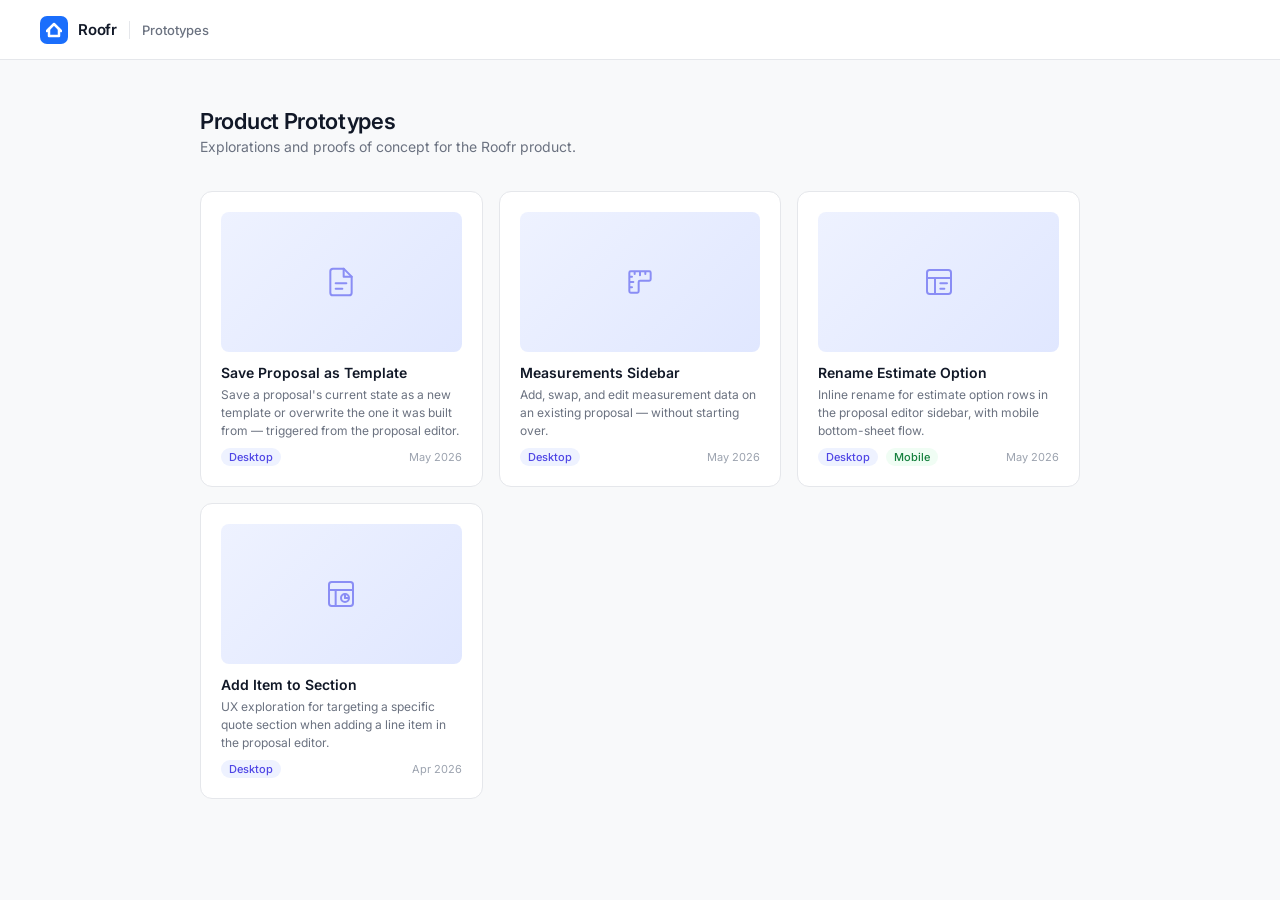
<file: index.html>
<!DOCTYPE html>
<html lang="en">
<head>
  <meta charset="UTF-8" />
  <meta name="viewport" content="width=device-width, initial-scale=1.0" />
  <title>Roofr Prototypes</title>
  <style>
    @import url('https://fonts.googleapis.com/css2?family=Inter:wght@400;500;600&display=swap');

    *, *::before, *::after { box-sizing: border-box; margin: 0; padding: 0; }

    body {
      font-family: 'Inter', -apple-system, BlinkMacSystemFont, sans-serif;
      background: #F8F9FA;
      color: #1A1A2E;
      min-height: 100vh;
    }

    header {
      background: #fff;
      border-bottom: 1px solid #E5E7EB;
      padding: 0 40px;
      height: 60px;
      display: flex;
      align-items: center;
      gap: 12px;
    }

    .logo {
      display: flex;
      align-items: center;
      gap: 10px;
    }

    .logo-mark {
      width: 28px;
      height: 28px;
      background: #1A6EFC;
      border-radius: 7px;
      display: flex;
      align-items: center;
      justify-content: center;
    }

    .logo-mark svg {
      width: 16px;
      height: 16px;
      fill: none;
      stroke: #fff;
      stroke-width: 2.5;
      stroke-linecap: round;
      stroke-linejoin: round;
    }

    .logo-text {
      font-size: 15px;
      font-weight: 600;
      color: #111827;
      letter-spacing: -0.2px;
    }

    .logo-divider {
      width: 1px;
      height: 18px;
      background: #E5E7EB;
      margin: 0 2px;
    }

    .logo-sub {
      font-size: 13px;
      font-weight: 500;
      color: #6B7280;
    }

    main {
      max-width: 960px;
      margin: 0 auto;
      padding: 48px 40px 80px;
    }

    .page-title {
      font-size: 22px;
      font-weight: 600;
      color: #111827;
      margin-bottom: 4px;
      letter-spacing: -0.3px;
    }

    .page-subtitle {
      font-size: 14px;
      color: #6B7280;
      margin-bottom: 36px;
    }

    .grid {
      display: grid;
      grid-template-columns: repeat(auto-fill, minmax(280px, 1fr));
      gap: 16px;
    }

    .card {
      background: #fff;
      border: 1px solid #E5E7EB;
      border-radius: 12px;
      padding: 20px;
      text-decoration: none;
      color: inherit;
      display: flex;
      flex-direction: column;
      gap: 12px;
      transition: border-color 0.15s, box-shadow 0.15s, transform 0.15s;
      cursor: pointer;
    }

    .card:hover {
      border-color: #1A6EFC;
      box-shadow: 0 4px 16px rgba(26,110,252,0.10);
      transform: translateY(-1px);
    }

    .card-thumb {
      width: 100%;
      height: 140px;
      background: linear-gradient(135deg, #EEF2FF 0%, #E0E7FF 100%);
      border-radius: 8px;
      display: flex;
      align-items: center;
      justify-content: center;
      overflow: hidden;
    }

    .card-thumb svg {
      width: 32px;
      height: 32px;
      stroke: #6366F1;
      fill: none;
      stroke-width: 1.5;
      stroke-linecap: round;
      stroke-linejoin: round;
      opacity: 0.7;
    }

    .card-body {
      display: flex;
      flex-direction: column;
      gap: 4px;
    }

    .card-title {
      font-size: 14px;
      font-weight: 600;
      color: #111827;
      line-height: 1.3;
    }

    .card-desc {
      font-size: 12px;
      color: #6B7280;
      line-height: 1.5;
    }

    .card-meta {
      display: flex;
      align-items: center;
      gap: 8px;
      margin-top: 4px;
    }

    .badge {
      font-size: 11px;
      font-weight: 500;
      padding: 2px 8px;
      border-radius: 20px;
      background: #F3F4F6;
      color: #6B7280;
    }

    .badge.desktop { background: #EEF2FF; color: #4F46E5; }
    .badge.mobile  { background: #F0FDF4; color: #15803D; }

    .card-date {
      font-size: 11px;
      color: #9CA3AF;
      margin-left: auto;
    }

    .empty-state {
      grid-column: 1 / -1;
      padding: 60px 0;
      text-align: center;
      color: #9CA3AF;
      font-size: 14px;
    }
  </style>
</head>
<body>

<header>
  <div class="logo">
    <div class="logo-mark">
      <svg viewBox="0 0 16 16"><polyline points="1,9 8,2 15,9"/><polyline points="3,7 3,14 13,14 13,7"/></svg>
    </div>
    <span class="logo-text">Roofr</span>
    <div class="logo-divider"></div>
    <span class="logo-sub">Prototypes</span>
  </div>
</header>

<main>
  <h1 class="page-title">Product Prototypes</h1>
  <p class="page-subtitle">Explorations and proofs of concept for the Roofr product.</p>

  <div class="grid">

    <a class="card" href="./save-as-template/">
      <div class="card-thumb">
        <svg viewBox="0 0 24 24"><path d="M14 2H6a2 2 0 0 0-2 2v16a2 2 0 0 0 2 2h12a2 2 0 0 0 2-2V8z"/><polyline points="14 2 14 8 20 8"/><path d="M8 13h8M8 17h5"/></svg>
      </div>
      <div class="card-body">
        <div class="card-title">Save Proposal as Template</div>
        <div class="card-desc">Save a proposal's current state as a new template or overwrite the one it was built from — triggered from the proposal editor.</div>
        <div class="card-meta">
          <span class="badge desktop">Desktop</span>
          <span class="card-date">May 2026</span>
        </div>
      </div>
    </a>

    <a class="card" href="./measurements-sidebar/">
      <div class="card-thumb">
        <svg viewBox="0 0 24 24"><path d="M4 8H6M4 12H7M4 16H6M8 4V6M12 4V7M16 4V6M5 4H19C19.5 4 20 4.5 20 5V10C20 10.5 19.5 11 19 11H12C11.5 11 11 11.5 11 12V19C11 19.5 10.5 20 10 20H5C4.5 20 4 19.5 4 19V5C4 4.5 4.5 4 5 4Z" stroke-linecap="round" stroke-linejoin="round"/></svg>
      </div>
      <div class="card-body">
        <div class="card-title">Measurements Sidebar</div>
        <div class="card-desc">Add, swap, and edit measurement data on an existing proposal — without starting over.</div>
        <div class="card-meta">
          <span class="badge desktop">Desktop</span>
          <span class="card-date">May 2026</span>
        </div>
      </div>
    </a>

    <a class="card" href="./rename-estimate-option/">
      <div class="card-thumb">
        <svg viewBox="0 0 24 24"><rect x="3" y="3" width="18" height="18" rx="2"/><line x1="3" y1="9" x2="21" y2="9"/><line x1="9" y1="21" x2="9" y2="9"/><path d="M13 13h5M13 17h3"/></svg>
      </div>
      <div class="card-body">
        <div class="card-title">Rename Estimate Option</div>
        <div class="card-desc">Inline rename for estimate option rows in the proposal editor sidebar, with mobile bottom-sheet flow.</div>
        <div class="card-meta">
          <span class="badge desktop">Desktop</span>
          <span class="badge mobile">Mobile</span>
          <span class="card-date">May 2026</span>
        </div>
      </div>
    </a>

    <a class="card" href="./select-section/">
      <div class="card-thumb">
        <svg viewBox="0 0 24 24"><rect x="3" y="3" width="18" height="18" rx="2"/><line x1="3" y1="9" x2="21" y2="9"/><path d="M8 21V9"/><circle cx="15" cy="15" r="3"/><line x1="15" y1="12" x2="15" y2="15"/><line x1="15" y1="15" x2="17" y2="15"/></svg>
      </div>
      <div class="card-body">
        <div class="card-title">Add Item to Section</div>
        <div class="card-desc">UX exploration for targeting a specific quote section when adding a line item in the proposal editor.</div>
        <div class="card-meta">
          <span class="badge desktop">Desktop</span>
          <span class="card-date">Apr 2026</span>
        </div>
      </div>
    </a>

  </div>
</main>

</body>
</html>
</file>
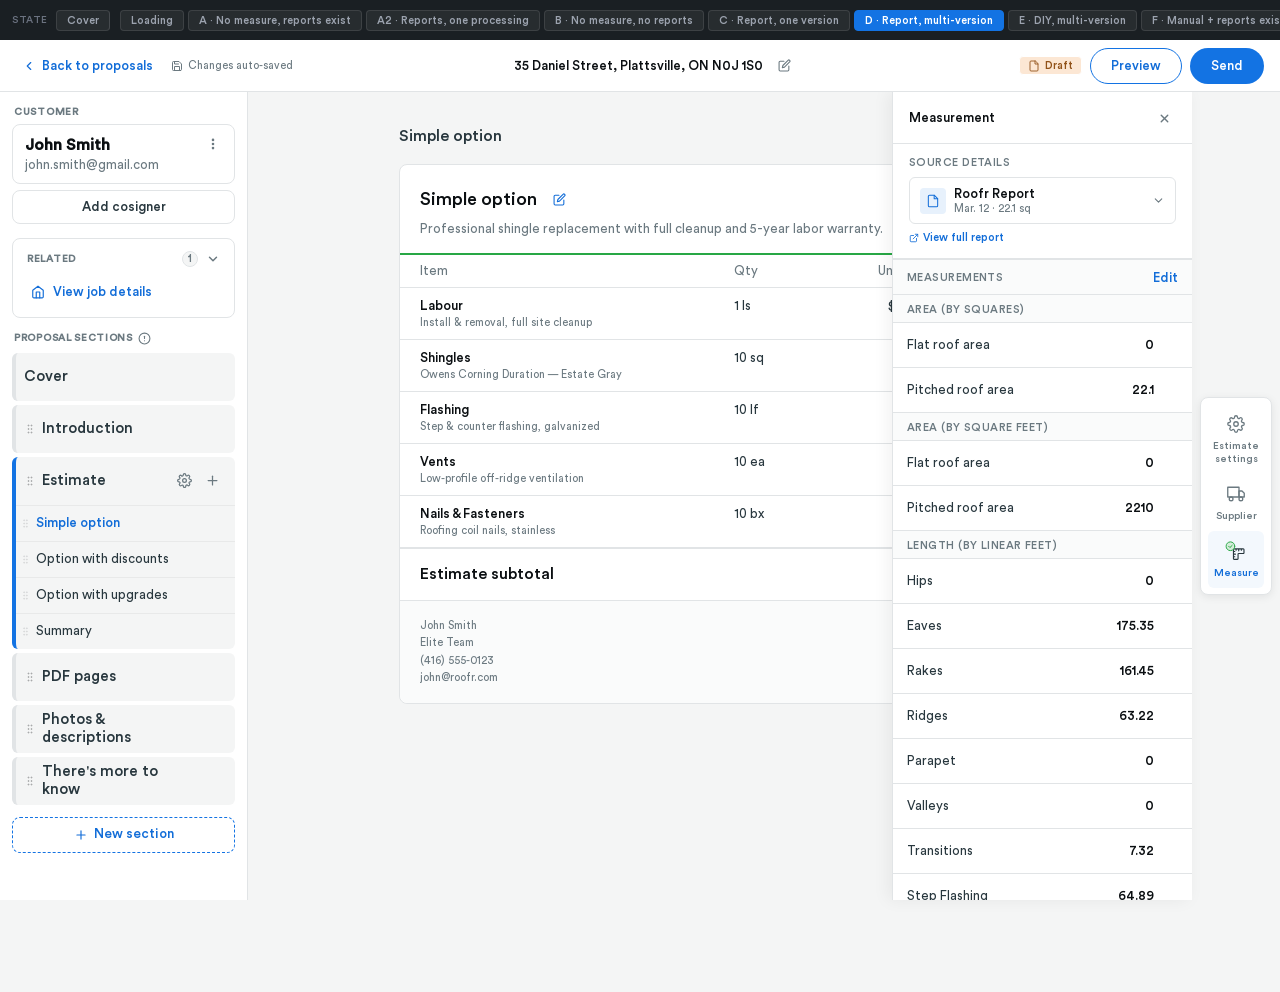
<file: measurements-sidebar/index.html>
<!DOCTYPE html>
<html lang="en">
<head>
<meta charset="UTF-8">
<meta name="viewport" content="width=device-width, initial-scale=1.0">
<title>Proposal — Measurements Sidebar</title>
<link rel="stylesheet" href="tokens.css">
<style>
@font-face {
  font-family: 'Circular Std';
  src: url('CircularStd-Book.woff2') format('woff2');
  font-weight: 400;
  font-style: normal;
}
@font-face {
  font-family: 'Circular Std';
  src: url('CircularStd-Medium.woff2') format('woff2');
  font-weight: 500;
  font-style: normal;
}

*, *::before, *::after { box-sizing: border-box; margin: 0; padding: 0; }

body {
  font-family: 'Circular Std', -apple-system, BlinkMacSystemFont, sans-serif;
  font-size: var(--Sizes-Body);
  color: var(--text-default);
  background: var(--background-secondary);
  min-height: 100vh;
  overflow: hidden;
}

/* ─── HEADER ─── */
.header {
  height: 52px;
  background: var(--background-default);
  border-bottom: 1px solid var(--border-default);
  display: flex;
  align-items: center;
  padding: 0 16px;
  gap: 0;
  position: fixed;
  top: 40px; left: 0; right: 0;
  z-index: 200;
}
.header-left {
  display: flex; align-items: center; gap: 12px;
  min-width: 0;
}
.back-link {
  display: inline-flex; align-items: center; gap: 6px;
  color: var(--text-link);
  font-size: var(--Sizes-Small);
  font-weight: 500;
  background: none; border: none;
  cursor: pointer; padding: 4px 6px;
  border-radius: var(--radius-md);
  transition: background 150ms ease;
  white-space: nowrap;
  text-decoration: none;
}
.back-link:hover { background: var(--background-accent-primary); }
.autosave {
  display: flex; align-items: center; gap: 5px;
  font-size: var(--Sizes-Smaller);
  color: var(--text-muted);
  white-space: nowrap;
}
.header-center {
  flex: 1;
  display: flex; align-items: center; justify-content: center; gap: 8px;
}
.header-address {
  font-size: var(--Sizes-Small);
  font-weight: 500;
  color: var(--text-highlight);
}
.icon-btn {
  width: 28px; height: 28px;
  display: inline-flex; align-items: center; justify-content: center;
  background: none; border: none; cursor: pointer;
  color: var(--icon-icon-muted);
  border-radius: var(--radius-md);
  transition: background 150ms ease, color 150ms ease;
}
.icon-btn:hover { background: var(--background-secondary); color: var(--icon-icon-default); }
.header-right {
  display: flex; align-items: center; gap: 8px;
  min-width: 0;
}
.draft-badge {
  display: inline-flex; align-items: center; gap: 5px;
  background: var(--components-tag-thumbnail-orange-fill);
  color: var(--components-tag-thumbnail-orange-text);
  font-size: var(--Sizes-Smaller);
  font-weight: 500;
  padding: 2px 8px;
  border-radius: var(--radius-sm);
  border: 1px solid var(--background-default); /* default-border: invisible in light mode */
  white-space: nowrap;
}
.btn {
  display: inline-flex; align-items: center; justify-content: center; gap: 6px;
  font-family: inherit; font-weight: 500;
  cursor: pointer; border-radius: var(--radius-circle);
  transition: background 150ms ease, color 150ms ease, border-color 150ms ease;
  border: 1px solid transparent;
  white-space: nowrap;
}
.btn-sm { height: 32px; padding: 0 16px; font-size: var(--Sizes-Small); }
.btn-md { height: 36px; padding: 0 20px; font-size: var(--Sizes-Small); }
.btn-lg { height: 44px; padding: 0 24px; font-size: var(--Sizes-Body); }
.btn-primary { background: var(--background-contrast); color: #fff; }
.btn-primary:hover { background: var(--roofr-blue-5B); }
.btn-outline { background: var(--background-default); color: var(--text-link); border-color: var(--border-primary); }
.btn-outline:hover { background: var(--background-accent-primary); }
.btn-secondary { background: var(--components-button-secondary); color: var(--text-link); }
.btn-secondary:hover { background: var(--components-button-secondary-hover); }
.btn-ghost { background: none; color: var(--text-muted); border-color: transparent; font-weight: 400; }
.btn-ghost:hover { background: var(--background-secondary); color: var(--text-default); }
.btn-dashed { background: var(--background-default); color: var(--text-link); border: 1px dashed var(--border-primary); border-radius: var(--radius-lg); }
.btn-dashed:hover { background: var(--background-accent-primary); }

/* ─── LAYOUT ─── */
.layout {
  display: flex;
  height: calc(100vh - 92px);
  margin-top: 92px;
  overflow: hidden;
  position: relative;
}

/* ─── LEFT PANEL ─── */
.left-panel {
  width: 218px;
  min-width: 218px;
  background: var(--background-default);
  border-right: 1px solid var(--border-default);
  display: flex;
  flex-direction: column;
  overflow-y: auto;
  overflow-x: hidden;
  padding: 16px 12px;
  gap: 20px;
}
.left-panel::-webkit-scrollbar { width: 4px; }
.left-panel::-webkit-scrollbar-thumb { background: var(--border-default); border-radius: 2px; }

.lp-section-label {
  font-size: var(--Sizes-Smaller);
  font-weight: 400;
  color: var(--text-muted);
  margin-bottom: 6px;
}

/* Customer card */
.customer-card {
  background: var(--background-default);
  border: 1px solid var(--border-default);
  border-radius: var(--radius-lg);
  padding: 10px 12px;
}
.customer-header {
  display: flex; align-items: center; justify-content: space-between;
  margin-bottom: 8px;
}
.customer-name {
  font-size: var(--Sizes-Small);
  font-weight: 500;
  color: var(--text-highlight);
}
.customer-meta {
  display: flex; flex-direction: column; gap: 4px;
}
.customer-meta-row {
  display: flex; align-items: center; gap: 6px;
  font-size: var(--Sizes-Smaller);
  color: var(--text-muted);
}
.customer-meta-row svg { flex-shrink: 0; color: var(--icon-icon-muted); }
.add-cosigner-wrap { margin-top: 10px; }

/* Related */
.related-section-toggle {
  display: flex; align-items: center; gap: 6px;
  width: 100%; background: none; border: none;
  padding: 0 0 6px; cursor: pointer;
  font-family: inherit;
}
.related-section-toggle:hover .lp-section-label { color: var(--text-default); }
.related-count {
  display: inline-flex; align-items: center; justify-content: center;
  min-width: 16px; height: 16px; padding: 0 4px;
  background: var(--background-secondary);
  border: 1px solid var(--border-default);
  border-radius: var(--radius-circle);
  font-size: var(--Sizes-Smaller);
  font-weight: 500;
  color: var(--text-muted);
  line-height: 1;
}
.related-chevron {
  color: var(--icon-icon-muted);
  transition: transform 200ms ease;
  margin-left: auto;
}
.related-chevron.collapsed { transform: rotate(-90deg); }
.related-links { display: flex; flex-direction: column; gap: 2px; overflow: hidden; transition: max-height 200ms ease, opacity 200ms ease; max-height: 200px; opacity: 1; }
.related-links.collapsed { max-height: 0; opacity: 0; pointer-events: none; }
.related-link {
  display: flex; align-items: center; gap: 8px;
  font-size: var(--Sizes-Small);
  font-weight: 500;
  color: var(--text-link);
  background: none; border: none;
  cursor: pointer; padding: 5px 4px;
  border-radius: var(--radius-md);
  transition: background 150ms ease;
  text-align: left;
  text-decoration: none;
}
.related-link:hover { background: var(--background-accent-primary); }
.related-link svg { flex-shrink: 0; }

/* Proposal sections nav */
.sections-nav { display: flex; flex-direction: column; gap: 0; }
.section-nav-item {
  display: flex; align-items: center;
  border-radius: var(--radius-md);
  cursor: pointer;
  transition: background 150ms ease;
  user-select: none;
}
.section-nav-item:hover { background: var(--background-secondary); }
.section-nav-item.active { background: var(--background-secondary); }
.section-color-bar {
  width: 3px; height: 28px; border-radius: 2px;
  background: var(--roofr-mist-5B);
  margin-right: 8px; flex-shrink: 0;
}
.section-color-bar.green { background: #28A745; }
.section-color-bar.blue { background: var(--roofr-blue); }
.section-nav-label {
  font-size: var(--Sizes-Small);
  font-weight: 500;
  color: var(--text-default);
  flex: 1;
  padding: 6px 0;
}
.section-drag {
  color: var(--icon-icon-inactive);
  padding: 0 4px; cursor: grab;
}
.section-nav-actions {
  display: flex; align-items: center; gap: 0; margin-left: auto;
  opacity: 0; transition: opacity 150ms;
}
.section-nav-item:hover .section-nav-actions { opacity: 1; }

/* Sub-sections */
.sub-sections { padding-left: 11px; }
.sub-section-item {
  display: flex; align-items: center; gap: 6px;
  padding: 4px 8px;
  border-radius: var(--radius-md);
  cursor: pointer;
  transition: background 150ms ease;
}
.sub-section-item:hover { background: var(--background-secondary); }
.sub-section-label {
  font-size: var(--Sizes-Small);
  color: var(--text-default);
  flex: 1;
}
.sub-section-item .dots-menu {
  opacity: 0; transition: opacity 150ms;
}
.sub-section-item:hover .dots-menu { opacity: 1; }

.add-section-btn {
  width: 100%; margin-top: 8px;
  height: 36px;
}

/* ─── MAIN CANVAS ─── */
.main-canvas {
  flex: 1;
  overflow-y: auto;
  padding: 28px 32px;
  background: var(--background-secondary);
  min-width: 0;
}
.canvas-inner {
  max-width: 650px;
  margin: 0 auto;
}
.main-canvas::-webkit-scrollbar { width: 6px; }
.main-canvas::-webkit-scrollbar-thumb { background: var(--border-default); border-radius: 3px; }

/* Option page header (above card) */
.option-page-hd {
  display: flex; align-items: center; justify-content: space-between;
  margin-bottom: 12px;
}
.option-page-name {
  font-size: var(--Sizes-Body);
  font-weight: 500;
  color: var(--text-default);
}
.option-page-actions { display: flex; align-items: center; gap: 8px; }

/* In-card title area */
.option-card-title-area { padding: 20px 20px 14px; }
.option-card-subtitle { font-size: var(--Sizes-Small); color: var(--text-muted); margin-top: 6px; line-height: 1.5; }
.option-card-green-rule { height: 2px; background: #28A745; }

/* Option card */
.option-card {
  background: var(--background-default);
  border: 1px solid var(--border-default);
  border-radius: var(--radius-lg);
  overflow: hidden;
  margin-bottom: 16px;
}
.option-header {
  display: flex; align-items: center; justify-content: space-between;
  padding: 0 20px;
  height: 44px;
  border-bottom: 1px solid var(--border-default);
  background: var(--background-default);
}
.option-tab-label {
  font-size: var(--Sizes-Small);
  color: var(--text-muted);
}
.option-actions { display: flex; align-items: center; gap: 8px; }
.option-body { padding: 20px; }

/* Progress bar */
.option-progress {
  height: 4px;
  background: var(--border-default);
  border-radius: 2px;
  overflow: hidden;
  margin-bottom: 0;
}
.option-progress-fill {
  height: 100%;
  width: 100%;
  background: #28A745;
  border-radius: 2px;
}

.option-title-row {
  display: flex; align-items: center; gap: 8px;
}
.option-title {
  font-size: var(--Sizes-H4);
  font-weight: 500;
  color: var(--text-highlight);
}
.add-summary-link {
  font-size: var(--Sizes-Small);
  color: var(--text-link);
  background: none; border: none;
  cursor: pointer; padding: 0 20px 16px;
  display: block;
  transition: color 150ms;
}
.add-summary-link:hover { color: var(--text-link-hover); }

/* Line items table */
.line-table { width: 100%; }
.line-table-header {
  display: grid;
  grid-template-columns: 1fr 130px 80px 110px;
  padding: 8px 20px;
  border-bottom: 1px solid var(--border-default);
  gap: 12px;
}
.line-table-header span {
  font-size: var(--Sizes-Small);
  color: var(--text-muted);
}
.line-table-header span:not(:first-child) { text-align: right; }
.line-item {
  display: grid;
  grid-template-columns: 1fr 130px 80px 110px;
  padding: 10px 20px;
  gap: 12px;
  border-bottom: 1px solid var(--border-default);
  align-items: start;
  transition: background 150ms;
}
.line-item:hover { background: var(--background-secondary); }
.line-item-name {
  font-size: var(--Sizes-Small);
  font-weight: 500;
  color: var(--text-highlight);
}
.line-item-desc {
  font-size: var(--Sizes-Smaller);
  color: var(--text-muted);
  margin-top: 2px;
}
.line-item-val {
  font-size: var(--Sizes-Small);
  color: var(--text-default);
  text-align: right;
}
.line-item-val.updated {
  color: var(--text-link);
  animation: valPop 400ms ease;
}
@keyframes valPop {
  0% { transform: scale(1); }
  40% { transform: scale(1.08); }
  100% { transform: scale(1); }
}
.line-item-subtotal {
  font-size: var(--Sizes-Small);
  font-weight: 500;
  color: var(--text-highlight);
  text-align: right;
}

.line-add-row {
  display: flex; align-items: center; gap: 12px;
  padding: 12px 20px;
  border-bottom: 1px solid var(--border-default);
}
.add-row-btn {
  display: inline-flex; align-items: center; gap: 5px;
  background: none; border: none; padding: 0;
  font-family: inherit; font-size: var(--Sizes-Small);
  font-weight: 500; color: var(--text-link);
  cursor: pointer; transition: color 150ms;
}
.add-row-btn:hover { color: var(--text-link-hover); }
.add-row-btn svg { color: var(--text-link); }

.estimate-subtotal {
  display: flex; justify-content: space-between; align-items: center;
  padding: 16px 20px;
  font-size: var(--Sizes-Body);
  font-weight: 500;
  color: var(--text-highlight);
  border-top: 1px solid var(--border-default);
}

/* Proposal preview footer */
.proposal-preview-footer {
  padding: 16px 20px;
  border-top: 1px solid var(--border-default);
  display: flex; justify-content: space-between; align-items: flex-end;
  background: var(--background-tertiary);
  border-radius: 0 0 var(--radius-lg) var(--radius-lg);
}
.footer-contact {
  font-size: var(--Sizes-Smaller);
  color: var(--text-muted);
  line-height: 1.6;
}
.footer-logo {
  width: 48px; height: 48px;
  border-radius: var(--radius-circle);
  background: var(--background-secondary);
  border: 1px solid var(--border-default);
  display: flex; align-items: center; justify-content: center;
  font-size: var(--Sizes-Smaller);
  color: var(--text-muted);
  font-weight: 500;
}

/* Zoom bar */
.zoom-bar {
  position: fixed; bottom: 16px; right: 96px;
  display: flex; align-items: center; gap: 0;
  background: var(--background-default);
  border: 1px solid var(--border-default);
  border-radius: var(--radius-circle);
  box-shadow: 0 2px 8px rgba(0,0,0,0.08);
  overflow: hidden;
}
.zoom-btn {
  width: 32px; height: 32px;
  display: flex; align-items: center; justify-content: center;
  background: none; border: none; cursor: pointer;
  color: var(--icon-icon-muted);
  transition: background 150ms;
}
.zoom-btn:hover { background: var(--background-secondary); }
.zoom-val {
  font-size: var(--Sizes-Small);
  font-weight: 500;
  color: var(--text-default);
  padding: 0 4px;
  display: flex; align-items: center; gap: 4px;
  cursor: pointer; border-left: 1px solid var(--border-default); border-right: 1px solid var(--border-default);
  height: 32px;
}

/* ─── RIGHT ICON RAIL ─── */
.right-rail {
  width: 72px;
  min-width: 72px;
  /* small floating panel — centered vertically */
  align-self: center;
  margin: 0 8px 0 0;
  background: var(--background-default);
  border: 1px solid var(--border-default);
  border-radius: var(--radius-lg);
  box-shadow: 0 2px 8px rgba(0,0,0,0.08);
  display: flex;
  flex-direction: column;
  align-items: center;
  padding: 6px 0;
  gap: 0;
  z-index: 10;
}
.rail-item {
  width: 56px;
  display: flex; flex-direction: column; align-items: center;
  padding: 8px 4px;
  gap: 4px;
  border-radius: var(--radius-md);
  cursor: pointer;
  background: none; border: none;
  font-family: inherit;
  transition: background 150ms ease;
  position: relative;
}
.rail-item:hover { background: var(--background-secondary); }
.rail-item.active { background: var(--background-accent-primary); }
.rail-item-icon {
  width: 24px; height: 24px;
  display: flex; align-items: center; justify-content: center;
  color: var(--icon-icon-muted);
  transition: color 150ms;
}
.rail-item.active .rail-item-icon { color: var(--icon-primary); }
.measure-icon-active { display: none; }
.rail-item.has-measurements .measure-icon-default { display: none; }
.rail-item.has-measurements .measure-icon-active { display: block; }
.rail-item:hover .rail-item-icon { color: var(--icon-icon-default); }
.rail-item-label {
  font-size: 10px;
  font-weight: 500;
  color: var(--text-muted);
  text-align: center;
  line-height: 1.3;
  transition: color 150ms;
}
.rail-item.active .rail-item-label { color: var(--text-link); }
.rail-item:hover .rail-item-label { color: var(--text-default); }

/* ─── RIGHT PANEL (slides in) ─── */
.right-panel {
  position: fixed;
  top: 92px; right: 88px; bottom: 0;
  width: 300px;
  background: var(--background-default);
  border-left: 1px solid var(--border-default);
  transform: translateX(100%);
  transition: transform 200ms ease, opacity 200ms ease;
  opacity: 0;
  pointer-events: none;
  display: flex; flex-direction: column;
  z-index: 9;
  box-shadow: -4px 0 16px rgba(0,0,0,0.06);
}
.right-panel.open {
  transform: translateX(0);
  opacity: 1;
  pointer-events: all;
}
.right-panel-header {
  display: flex; align-items: center; justify-content: space-between;
  padding: 14px 16px 13px;
  border-bottom: 1px solid var(--border-default);
  flex-shrink: 0;
}
.right-panel-title {
  font-size: var(--Sizes-Small);
  font-weight: 500;
  color: var(--text-highlight);
}
.right-panel-close {
  width: 24px; height: 24px;
  background: none; border: none; cursor: pointer;
  color: var(--icon-icon-muted);
  display: flex; align-items: center; justify-content: center;
  border-radius: var(--radius-sm);
  transition: background 150ms, color 150ms;
}
.right-panel-close:hover { background: var(--background-secondary); color: var(--icon-icon-default); }
.right-panel-content { flex: 1; overflow-y: auto; }
.right-panel-content::-webkit-scrollbar { width: 4px; }
.right-panel-content::-webkit-scrollbar-thumb { background: var(--border-default); border-radius: 2px; }

/* ─── MEASUREMENTS CONTENT ─── */

/* Inline hint */
.meas-hint {
  margin: 12px 14px 0;
  background: var(--components-hint-toast-banner-primary-fill);
  border: 1px solid var(--components-hint-toast-banner-primary-outline);
  border-radius: var(--radius-lg);
  padding: 9px 11px;
  display: flex; align-items: flex-start; gap: 7px;
  animation: hintIn 250ms ease;
}
@keyframes hintIn {
  from { opacity: 0; transform: translateY(-3px); }
  to { opacity: 1; transform: translateY(0); }
}
.meas-hint-icon { color: var(--components-hint-toast-banner-primary-icon); flex-shrink: 0; margin-top: 1px; }
.meas-hint-body { flex: 1; }
.meas-hint-title { font-size: var(--Sizes-Small); font-weight: 500; color: var(--text-highlight); margin-bottom: 1px; }
.meas-hint-text { font-size: var(--Sizes-Smaller); color: var(--text-muted); line-height: 150%; }
.meas-hint-close { background: none; border: none; cursor: pointer; color: var(--icon-icon-muted); padding: 0; flex-shrink: 0; transition: color 150ms; }
.meas-hint-close:hover { color: var(--text-default); }

/* Source row */
.meas-source-row {
  display: flex; align-items: center; justify-content: space-between;
  padding: 10px 14px 9px;
  border-bottom: 1px solid var(--border-default);
}
.meas-source-meta { display: flex; flex-direction: column; gap: 1px; }
.meas-source-label { font-size: var(--Sizes-Smaller); color: var(--text-muted); font-weight: 400; }
.source-badge {
  display: inline-flex; align-items: center; gap: 4px;
  font-size: var(--Sizes-Smaller); font-weight: 500;
  padding: 2px 7px; border-radius: var(--radius-sm);
  border: 1px solid transparent;
}
.source-badge.report { background: var(--components-tag-thumbnail-blue-fill); color: var(--components-tag-thumbnail-blue-text); }
.source-badge.diy { background: var(--components-tag-thumbnail-muted-fill); color: var(--components-tag-thumbnail-muted-text); border-color: var(--border-default); }
.source-badge.manual { background: var(--background-secondary); color: var(--text-muted); border-color: var(--border-default); }

/* Version selector */
.version-wrap { padding: 10px 14px; border-bottom: 1px solid var(--border-default); position: relative; }
.version-label { font-size: var(--Sizes-Smaller); font-weight: 500; color: var(--text-muted); margin-bottom: 5px; }
.version-btn {
  width: 100%; display: flex; align-items: center; justify-content: space-between;
  padding: 7px 10px;
  background: var(--components-input-background-default);
  border: 1px solid var(--components-input-border-default);
  border-radius: var(--components-input-radius);
  cursor: pointer; transition: border-color 150ms;
  font-family: inherit; gap: 8px;
}
.version-btn:hover { border-color: var(--components-input-border-hover); }
.version-btn.open { border-color: var(--components-input-border-active); box-shadow: 0 0 0 2px var(--roofr-blue-50); }
.version-btn-text { display: flex; flex-direction: column; align-items: flex-start; }
.version-name { font-size: var(--Sizes-Small); font-weight: 500; color: var(--text-highlight); }
.version-date { font-size: var(--Sizes-Smaller); color: var(--text-muted); }
.version-chevron { color: var(--icon-icon-muted); transition: transform 200ms ease; flex-shrink: 0; }
.version-chevron.open { transform: rotate(180deg); }
.version-dropdown {
  position: absolute; left: 14px; right: 14px; top: calc(100% - 4px);
  background: #fff; border: 1px solid var(--border-default);
  border-radius: var(--radius-md);
  box-shadow: 0 4px 10px rgba(0,0,0,0.08);
  z-index: 50; overflow: hidden;
  animation: dropIn 150ms ease-out;
}
@keyframes dropIn { from { opacity: 0; transform: scaleY(0.95); transform-origin: top; } to { opacity: 1; transform: scaleY(1); } }
.version-option {
  display: flex; align-items: center; justify-content: space-between;
  padding: 8px 12px; cursor: pointer; transition: background 150ms; gap: 8px;
}
.version-option:hover { background: var(--background-secondary); }
.version-option.selected { background: var(--background-accent-primary); }
.version-option-text { display: flex; flex-direction: column; gap: 1px; }
.version-option-name { font-size: var(--Sizes-Small); font-weight: 500; color: var(--text-highlight); }
.version-option-sub { font-size: var(--Sizes-Smaller); color: var(--text-muted); }
.version-option-check { color: var(--icon-primary); flex-shrink: 0; opacity: 0; }
.version-option.selected .version-option-check { opacity: 1; }
.view-report-link {
  margin-top: 7px; display: inline-flex; align-items: center; gap: 4px;
  font-size: var(--Sizes-Smaller); font-weight: 500; color: var(--text-link);
  background: none; border: none; cursor: pointer; padding: 0;
  transition: color 150ms; text-decoration: none;
}
.view-report-link:hover { color: var(--text-link-hover); text-decoration: underline; }

/* Measurement table */
.meas-section-wrap { padding: 10px 14px 4px; }
.meas-section-title { font-size: var(--Sizes-Smaller); font-weight: 500; color: var(--text-muted); text-transform: uppercase; letter-spacing: 0.04em; margin-bottom: 6px; }
.meas-row { display: flex; justify-content: space-between; align-items: center; padding: 4px 0; border-bottom: 1px solid var(--border-default); }
.meas-row:last-child { border-bottom: none; }
.meas-row-label { font-size: var(--Sizes-Small); color: var(--text-muted); }
.meas-row-value { font-size: var(--Sizes-Small); font-weight: 500; color: var(--text-highlight); }

/* Waste table */
.waste-section { display: none; }
.waste-title { font-size: var(--Sizes-Smaller); font-weight: 500; color: var(--text-muted); text-transform: uppercase; letter-spacing: 0.04em; margin-bottom: 6px; }
.waste-grid { border: 1px solid var(--border-default); border-radius: var(--radius-md); overflow: hidden; font-size: 10px; }
.waste-grid-header, .waste-grid-row { display: grid; grid-template-columns: 52px repeat(7, 1fr); }
.waste-grid-header { background: var(--background-secondary); border-bottom: 1px solid var(--border-default); }
.waste-grid-row { border-bottom: 1px solid var(--border-default); }
.waste-grid-row:last-child { border-bottom: none; }
.wc { padding: 4px 3px; text-align: center; border-right: 1px solid var(--border-default); color: var(--text-default); white-space: nowrap; }
.wc:last-child { border-right: none; }
.wc.lbl { text-align: left; padding-left: 6px; color: var(--text-muted); font-weight: 500; }
.wc.hdr { font-weight: 500; color: var(--text-muted); }
.wc.rec { background: var(--background-accent-primary); color: var(--text-link); font-weight: 500; }
.wc.rec-hdr { background: var(--background-accent-primary); color: var(--text-link); font-weight: 500; border-bottom: 2px solid var(--border-primary); }

/* Edit values row */
.meas-edit-row { padding: 10px 14px 14px; border-top: 1px solid var(--border-default); margin-top: 6px; }
.btn-link { display: inline-flex; align-items: center; gap: 4px; background: none; border: none; font-family: inherit; font-size: var(--Sizes-Small); font-weight: 500; color: var(--text-link); cursor: pointer; padding: 0; transition: color 150ms; }
.btn-link:hover { color: var(--text-link-hover); text-decoration: underline; }

/* Edit form */
.edit-header { display: flex; align-items: center; gap: 8px; padding: 12px 14px; border-bottom: 1px solid var(--border-default); flex-shrink: 0; }
.edit-back { display: inline-flex; align-items: center; gap: 4px; background: none; border: none; font-family: inherit; font-size: var(--Sizes-Small); font-weight: 500; color: var(--text-link); cursor: pointer; transition: color 150ms; padding: 0; }
.edit-back:hover { color: var(--text-link-hover); }
.edit-title { font-size: var(--Sizes-Small); font-weight: 500; color: var(--text-highlight); flex: 1; }
.form-group { border-bottom: 1px solid var(--border-default); }
.form-group-lbl { padding: 8px 14px 6px; font-size: var(--Sizes-Smaller); font-weight: 500; color: var(--text-muted); text-transform: uppercase; letter-spacing: 0.04em; background: var(--background-tertiary); border-bottom: 1px solid var(--border-default); }
.form-row { display: flex; align-items: center; justify-content: space-between; padding: 7px 14px; gap: 12px; border-bottom: 1px solid var(--border-default); }
.form-row:last-child { border-bottom: none; }
.form-row-lbl { font-size: var(--Sizes-Small); color: var(--text-default); }
.form-input {
  width: 86px; height: 30px; padding: 0 8px;
  border: 1px solid var(--components-input-border-default);
  border-radius: var(--components-input-radius);
  font-family: inherit; font-size: var(--Sizes-Small);
  color: var(--components-input-content-default);
  background: var(--components-input-background-default);
  text-align: right; outline: none;
  transition: border-color 150ms, background 150ms;
}
.form-input:hover { border-color: var(--components-input-border-hover); }
.form-input:focus { border-color: var(--components-input-border-active); box-shadow: 0 0 0 2px var(--roofr-blue-50); }
.form-input:disabled {
  background: transparent;
  border-color: transparent;
  color: var(--text-highlight);
  font-weight: 500;
  -webkit-text-fill-color: var(--text-highlight);
  opacity: 1;
  cursor: default;
  pointer-events: none;
}
.meas-form-hd {
  display: flex; align-items: center; justify-content: space-between;
  padding: 8px 14px 7px;
  background: var(--background-tertiary);
  border-bottom: 1px solid var(--border-default);
  border-top: 1px solid var(--border-default);
}
.meas-form-hd-label {
  font-size: var(--Sizes-Smaller); font-weight: 500;
  color: var(--text-muted); text-transform: uppercase; letter-spacing: 0.04em;
}
.meas-form-hd-actions { display: flex; gap: 6px; align-items: center; }
.meas-form-footer { padding: 10px 14px 14px; border-top: 1px solid var(--border-default); display: flex; gap: 8px; justify-content: flex-end; flex-shrink: 0; }

/* Empty state — no reports (State B) */
.empty-state { display: flex; flex-direction: column; align-items: center; padding: 36px 20px; text-align: center; gap: 10px; }
.empty-icon { width: 44px; height: 44px; background: var(--background-secondary); border-radius: var(--radius-lg); display: flex; align-items: center; justify-content: center; color: var(--icon-icon-muted); }
.empty-title { font-size: var(--Sizes-Small); font-weight: 500; color: var(--text-highlight); }
.empty-body { font-size: var(--Sizes-Small); color: var(--text-muted); line-height: 150%; max-width: 220px; }
.empty-actions { display: flex; flex-direction: column; gap: 8px; width: 100%; margin-top: 6px; }

/* Empty state — reports available (State A) */
.rpt-select-wrap { display: flex; flex-direction: column; height: 100%; }
.rpt-select-intro { padding: 14px 16px 10px; border-bottom: 1px solid var(--border-default); }
.rpt-select-intro-title { font-size: var(--Sizes-Small); font-weight: 500; color: var(--text-highlight); margin-bottom: 3px; }
.rpt-select-intro-body { font-size: var(--Sizes-Smaller); color: var(--text-muted); line-height: 1.5; }
.rpt-list { flex: 1; overflow-y: auto; padding: 12px 12px 0; display: flex; flex-direction: column; gap: 8px; }
.rpt-card {
  display: flex; align-items: flex-start; gap: 10px;
  padding: 11px 12px;
  border: 1.5px solid var(--border-default);
  border-radius: var(--radius-lg);
  cursor: pointer;
  transition: border-color 150ms, background 150ms;
  background: var(--background-default);
  position: relative;
}
.rpt-card:hover { border-color: var(--border-primary-subtle); background: var(--background-accent-primary); }
.rpt-card.selected { border-color: var(--border-primary); background: var(--background-accent-primary); }
.rpt-card-icon {
  width: 34px; height: 34px; border-radius: var(--radius-md);
  display: flex; align-items: center; justify-content: center; flex-shrink: 0; margin-top: 1px;
}
.rpt-card-icon.report { background: var(--roofr-blue-10); color: var(--icon-primary); }
.rpt-card-icon.diy { background: var(--background-secondary); color: var(--icon-icon-muted); }
.rpt-card-body { flex: 1; min-width: 0; }
.rpt-card-hd { display: flex; align-items: center; gap: 6px; margin-bottom: 3px; }
.rpt-card-name { font-size: var(--Sizes-Small); font-weight: 500; color: var(--text-highlight); }
.rpt-ready { font-size: 10px; font-weight: 500; padding: 2px 7px; border-radius: var(--radius-circle); background: var(--components-tag-thumbnail-green-fill); color: var(--components-tag-thumbnail-green-text); flex-shrink: 0; }
.rpt-card-stats { font-size: var(--Sizes-Smaller); color: var(--text-default); font-weight: 500; }
.rpt-card-date { font-size: var(--Sizes-Smaller); color: var(--text-muted); margin-top: 1px; }
.rpt-card-check { flex-shrink: 0; color: var(--icon-primary); opacity: 0; transition: opacity 120ms; margin-top: 2px; }
.rpt-card.selected .rpt-card-check { opacity: 1; }
.rpt-select-footer { padding: 12px 12px 16px; display: flex; flex-direction: column; gap: 8px; border-top: 1px solid var(--border-default); margin-top: 12px; }
.rpt-attach-btn:disabled { opacity: 0.45; cursor: default; pointer-events: none; }

/* ─── MODAL ─── */
.overlay { position: fixed; inset: 0; background: var(--background-overlay); z-index: 300; display: flex; align-items: center; justify-content: center; opacity: 0; pointer-events: none; transition: opacity 150ms ease; }
.overlay.visible { opacity: 1; pointer-events: all; }
.modal { background: var(--components-card-default-fill); border-radius: var(--radius-xl); box-shadow: 0 4px 36px rgba(0,0,0,0.12); width: 420px; max-width: calc(100vw - 40px); overflow: hidden; transform: translateY(8px) scale(0.98); transition: transform 150ms ease, opacity 150ms ease; opacity: 0; }
.overlay.visible .modal { transform: translateY(0) scale(1); opacity: 1; }
.modal-hd { padding: 24px 28px 0; display: flex; align-items: flex-start; justify-content: space-between; gap: 16px; }
.modal-title { font-size: var(--Sizes-H4); font-weight: 500; color: var(--text-highlight); line-height: 120%; }
.modal-close-btn { width: 28px; height: 28px; background: var(--components-button-secondary); border: none; border-radius: var(--radius-circle); cursor: pointer; color: var(--icon-icon-muted); display: flex; align-items: center; justify-content: center; flex-shrink: 0; transition: background 150ms; }
.modal-close-btn:hover { background: var(--components-button-secondary-hover); }
.modal-divider { height: 1px; background: var(--border-default); margin: 18px 0; }
.modal-bd { padding: 0 28px; }
.modal-text { font-size: var(--Sizes-Small); color: var(--text-default); line-height: 150%; }
.modal-detail { margin-top: 10px; padding: 10px 12px; background: var(--background-secondary); border-radius: var(--radius-md); font-size: var(--Sizes-Small); color: var(--text-muted); display: flex; align-items: center; gap: 8px; }
.modal-ft { padding: 18px 28px 22px; display: flex; align-items: center; justify-content: space-between; border-top: 1px solid var(--border-default); margin-top: 18px; }
.btn-link-muted { color: var(--text-muted); font-weight: 400; }
.btn-link-muted:hover { color: var(--text-default); }

/* Report picker */
.report-opt { display: flex; align-items: center; gap: 10px; padding: 11px 12px; border: 1px solid var(--border-default); border-radius: var(--radius-lg); margin-bottom: 8px; cursor: pointer; transition: all 150ms; }
.report-opt:hover { border-color: var(--border-primary); background: var(--background-accent-primary); }
.report-opt.selected { border-color: var(--border-primary); background: var(--background-accent-primary); }
.report-opt-icon { width: 34px; height: 34px; border-radius: var(--radius-md); background: var(--roofr-blue-10); flex-shrink: 0; display: flex; align-items: center; justify-content: center; color: var(--icon-primary); }
.report-opt-name { font-size: var(--Sizes-Small); font-weight: 500; color: var(--text-highlight); }
.report-opt-meta { font-size: var(--Sizes-Smaller); color: var(--text-muted); }
.report-opt-check { margin-left: auto; color: var(--icon-primary); opacity: 0; transition: opacity 150ms; flex-shrink: 0; }
.report-opt.selected .report-opt-check { opacity: 1; }

/* ─── STATE BAR ─── */
.state-bar {
  position: fixed;
  top: 0; left: 0; right: 0;
  height: 40px;
  background: #1a1f23;
  display: flex;
  align-items: center;
  gap: 4px;
  padding: 0 12px;
  z-index: 300;
  overflow-x: auto;
  overflow-y: hidden;
  scrollbar-width: none;
}
.state-bar::-webkit-scrollbar { display: none; }
.state-bar-label {
  font-size: 10px;
  font-weight: 500;
  color: #6b7280;
  text-transform: uppercase;
  letter-spacing: 0.06em;
  white-space: nowrap;
  margin-right: 4px;
  flex-shrink: 0;
}
.state-btn {
  font-family: inherit;
  font-size: 11px;
  font-weight: 500;
  color: #9ca3af;
  background: rgba(255,255,255,0.06);
  border: 1px solid rgba(255,255,255,0.1);
  border-radius: 4px;
  padding: 4px 10px;
  cursor: pointer;
  white-space: nowrap;
  flex-shrink: 0;
  transition: all 120ms ease;
  line-height: 1;
}
.state-btn:hover { background: rgba(255,255,255,0.12); color: #e5e7eb; }
.state-btn.active { background: #1373e3; border-color: #1373e3; color: #fff; }

/* ─── STATE CONTEXT ─── */
.state-context {
  margin: 0 16px 12px;
  padding: 9px 11px;
  background: var(--background-secondary);
  border: 1px solid var(--border-default);
  border-radius: var(--radius-md);
  display: flex;
  gap: 8px;
  align-items: flex-start;
}
.state-context-icon { color: var(--icon-icon-muted); flex-shrink: 0; margin-top: 1px; }
.state-context p {
  font-size: var(--Sizes-Smaller);
  color: var(--text-muted);
  line-height: 1.5;
}

/* ─── SWITCH REPORT ROW ─── */
.switch-report-row {
  padding: 0 16px 12px;
}

/* ─── SOURCE SECTION ─── */
.src-section { padding: 12px 16px 10px; border-bottom: 1px solid var(--border-default); }
.src-section-label { font-size: var(--Sizes-Smaller); font-weight: 500; color: var(--text-muted); text-transform: uppercase; letter-spacing: 0.04em; margin-bottom: 8px; }
.src-static { display: flex; align-items: center; gap: 8px; padding: 4px 0; }
.src-static-icon { width: 28px; height: 28px; border-radius: var(--radius-md); display: flex; align-items: center; justify-content: center; flex-shrink: 0; }
.src-static-icon.report { background: var(--roofr-blue-10); color: var(--icon-primary); }
.src-static-icon.diy { background: var(--background-secondary); color: var(--icon-icon-muted); }
.src-static-icon.manual { background: var(--background-secondary); color: var(--icon-icon-muted); }
.src-static-name { font-size: var(--Sizes-Small); font-weight: 500; color: var(--text-highlight); }

/* Source dropdown button */
.src-dropdown-wrap { position: relative; }
.src-btn {
  width: 100%; display: flex; align-items: center; justify-content: space-between;
  padding: 8px 10px; gap: 8px;
  background: var(--background-default);
  border: 1px solid var(--border-default);
  border-radius: var(--radius-md);
  cursor: pointer; text-align: left;
  transition: border-color 150ms, background 150ms;
  font-family: inherit;
}
.src-btn:hover { border-color: var(--border-primary-subtle); background: var(--background-accent-primary); }
.src-btn.open { border-color: var(--border-primary); border-bottom-left-radius: 0; border-bottom-right-radius: 0; }
.src-btn:disabled { background: var(--background-secondary); cursor: default; pointer-events: none; color: var(--text-muted); }
.src-btn-inner { display: flex; align-items: center; gap: 8px; min-width: 0; flex: 1; }
.src-btn-icon { width: 26px; height: 26px; border-radius: var(--radius-sm); display: flex; align-items: center; justify-content: center; flex-shrink: 0; }
.src-btn-icon.report { background: var(--roofr-blue-10); color: var(--icon-primary); }
.src-btn-icon.diy { background: var(--background-secondary); color: var(--icon-icon-muted); }
.src-btn-icon.manual { background: var(--background-secondary); color: var(--icon-icon-muted); }
.src-btn-text { min-width: 0; }
.src-btn-name { display: block; font-size: var(--Sizes-Small); font-weight: 500; color: var(--text-highlight); white-space: nowrap; overflow: hidden; text-overflow: ellipsis; }
.src-btn-meta { display: block; font-size: var(--Sizes-Smaller); color: var(--text-muted); white-space: nowrap; }
.src-chevron { flex-shrink: 0; color: var(--icon-icon-muted); transition: transform 200ms ease; }
.src-chevron.open { transform: rotate(180deg); }

/* Source dropdown list */
.src-dropdown-list {
  position: absolute; left: 0; right: 0; top: 100%;
  background: var(--background-default);
  border: 1px solid var(--border-primary);
  border-top: none;
  border-radius: 0 0 var(--radius-md) var(--radius-md);
  box-shadow: 0 4px 12px rgba(0,0,0,0.08);
  z-index: 20;
  overflow: hidden;
}
.src-option {
  display: flex; align-items: center; gap: 8px;
  padding: 8px 10px; cursor: pointer;
  transition: background 120ms;
  border-bottom: 1px solid var(--border-default);
}
.src-option:last-child { border-bottom: none; }
.src-option:hover { background: var(--background-accent-primary); }
.src-option.selected { background: var(--background-accent-primary); }
.src-option-icon { width: 26px; height: 26px; border-radius: var(--radius-sm); display: flex; align-items: center; justify-content: center; flex-shrink: 0; }
.src-option-icon.report { background: var(--roofr-blue-10); color: var(--icon-primary); }
.src-option-icon.diy { background: var(--background-secondary); color: var(--icon-icon-muted); }
.src-option-icon.manual { background: var(--background-secondary); color: var(--icon-icon-muted); }
.src-option-icon.add-manual { background: var(--background-secondary); color: var(--icon-icon-muted); }
.src-option-body { flex: 1; min-width: 0; }
.src-option-name { display: block; font-size: var(--Sizes-Small); font-weight: 500; color: var(--text-highlight); }
.src-option-meta { display: block; font-size: var(--Sizes-Smaller); color: var(--text-muted); }
.src-option-ext { color: var(--icon-primary); flex-shrink: 0; display: flex; align-items: center; opacity: 0.7; }
.src-option:hover .src-option-ext { opacity: 1; }
.src-option-check { flex-shrink: 0; color: var(--icon-primary); opacity: 0; }
.src-option.selected .src-option-check { opacity: 1; }
.src-divider { height: 1px; background: var(--border-default); margin: 2px 0; }

/* Edit mode panel header */
.rp-edit-header {
  display: flex; align-items: center; justify-content: space-between;
  padding: 10px 14px 10px 16px;
  border-bottom: 1px solid var(--border-default);
  background: var(--background-secondary);
  flex-shrink: 0;
}
.rp-edit-title { font-size: var(--Sizes-Small); font-weight: 500; color: var(--text-highlight); }
.rp-edit-actions { display: flex; gap: 6px; align-items: center; }

/* ─── TOAST (design system spec) ─── */
.page-toast {
  position: fixed;
  top: 104px; /* below state bar + header + 12px */
  left: 50%;
  transform: translateX(-50%) translateY(-8px);
  width: 306px;
  background: var(--components-hint-toast-banner-success-fill);
  border: 1px solid var(--components-hint-toast-banner-success-outline);
  border-radius: var(--radius-lg);
  padding: 12px 16px;
  display: flex; align-items: center; gap: 16px;
  z-index: 500;
  opacity: 0; pointer-events: none;
  transition: transform 150ms ease-out, opacity 150ms ease-out;
  box-shadow: 0 4px 16px rgba(0,0,0,0.10);
}
.page-toast.visible {
  transform: translateX(-50%) translateY(0);
  opacity: 1; pointer-events: all;
}
.page-toast-icon { flex-shrink: 0; color: var(--components-hint-toast-banner-success-icon); }
.page-toast-body { flex: 1; display: flex; flex-direction: column; gap: 2px; }
.page-toast-title { font-size: var(--Sizes-Body); font-weight: 500; line-height: 1.5; color: var(--components-hint-toast-banner-primary-title); }
.page-toast-sub { font-size: var(--Sizes-Small); font-weight: 400; line-height: 1.5; color: var(--components-hint-toast-banner-muted-body); }
.page-toast-close { flex-shrink: 0; background: none; border: none; cursor: pointer; color: var(--components-hint-toast-banner-success-icon); display: flex; align-items: center; justify-content: center; padding: 0; width: 24px; height: 24px; }
.page-toast-close:hover { opacity: 0.7; }

/* Danger button */
.btn-danger { background: var(--background-accent-danger); color: var(--text-danger); border-color: var(--border-danger); }
.btn-danger:hover { background: var(--roofr-red-30); }

.hidden { display: none !important; }

svg { display: block; }

/* ─── LINE ITEM SECTION HEADING ─── */
.line-section-heading {
  padding: 7px 20px 6px;
  font-size: var(--Sizes-Smaller);
  font-weight: 500;
  color: var(--text-muted);
  background: var(--background-tertiary);
  border-top: 1px solid var(--border-default);
  border-bottom: 1px solid var(--border-default);
}

/* ─── ESTIMATE TOTAL SECTION ─── */
.est-total-section {
  border-top: 1px solid var(--border-default);
  padding: 16px 20px;
  display: flex; align-items: flex-start; justify-content: space-between; gap: 12px;
}
.est-total-intro { flex: 1; }
.est-total-intro-label { font-size: var(--Sizes-Small); font-weight: 500; color: var(--text-highlight); margin-bottom: 2px; }
.est-total-intro-sub { font-size: var(--Sizes-Smaller); color: var(--text-muted); line-height: 1.4; max-width: 140px; }
.est-total-right { display: flex; flex-direction: column; gap: 3px; align-items: flex-end; }
.est-total-row {
  display: flex; align-items: center; gap: 16px;
  font-size: var(--Sizes-Small);
  color: var(--text-default);
}
.est-total-row.final {
  font-weight: 600; color: var(--text-highlight);
  font-size: var(--Sizes-Body); margin-top: 4px;
}

/* ─── SECTION NAV ACTIVE SUB ITEM ─── */
.sub-section-item.active { background: var(--background-accent-primary); }

/* ─── MODAL DETAIL v2 ─── */
.modal-detail-v2 {
  margin-top: 10px; padding: 10px 12px;
  background: var(--background-secondary);
  border-radius: var(--radius-md);
  display: flex; align-items: flex-start; gap: 10px;
}
.modal-detail-v2-icon {
  width: 32px; height: 32px; border-radius: var(--radius-md);
  background: var(--roofr-blue-10); color: var(--icon-primary);
  display: flex; align-items: center; justify-content: center; flex-shrink: 0;
}
.modal-detail-v2-icon.diy { background: var(--background-default); color: var(--icon-icon-muted); border: 1px solid var(--border-default); }
.modal-detail-v2-body { flex: 1; min-width: 0; }
.modal-detail-v2-name { font-size: var(--Sizes-Small); font-weight: 500; color: var(--text-highlight); }
.modal-detail-v2-meta { font-size: var(--Sizes-Smaller); color: var(--text-muted); margin-top: 1px; }

/* ─── LEFT PANEL v2 ─── */
.left-panel { width: 248px; min-width: 248px; padding: 14px 12px; gap: 14px; }

/* Customer card v2 */
.lp-section-label {
  font-size: 10px; font-weight: 700; color: var(--text-muted);
  text-transform: uppercase; letter-spacing: 0.07em;
  margin-bottom: 6px; padding: 0 2px;
}
.lp-person-card {
  border: 1px solid var(--border-default);
  border-radius: var(--radius-lg);
  background: var(--background-default);
  overflow: hidden;
}
.lp-person-row {
  display: flex; align-items: flex-start; justify-content: space-between;
  padding: 10px 12px; gap: 8px; cursor: pointer;
}
.lp-person-row:hover { background: var(--background-secondary); }
.lp-person-name { font-size: var(--Sizes-Body); font-weight: 600; color: var(--text-highlight); line-height: 1.3; }
.lp-person-email { font-size: var(--Sizes-Small); color: var(--text-muted); margin-top: 1px; }
.lp-person-menu { color: var(--icon-icon-muted); flex-shrink: 0; background: none; border: none; cursor: pointer; padding: 2px; display: flex; align-items: center; }
.lp-person-menu:hover { color: var(--icon-icon-default); }
.lp-add-cosigner {
  width: 100%; margin-top: 6px;
  padding: 8px 12px;
  background: var(--background-default);
  border: 1px solid var(--border-default);
  border-radius: var(--radius-lg);
  font-family: inherit; font-size: var(--Sizes-Small); font-weight: 500;
  color: var(--text-default); cursor: pointer; text-align: center;
  transition: background 150ms;
}
.lp-add-cosigner:hover { background: var(--background-secondary); }

.lp-related-card {
  border: 1px solid var(--border-default);
  border-radius: var(--radius-lg);
  background: var(--background-default);
  overflow: hidden;
}
.lp-related-header {
  display: flex; align-items: center;
  padding: 12px 14px; gap: 8px; cursor: pointer;
}
.lp-related-header:hover { background: var(--background-secondary); }
.lp-related-label {
  font-size: 10px; font-weight: 700; color: var(--text-muted);
  text-transform: uppercase; letter-spacing: 0.07em; flex: 1;
}
.lp-related-links { padding: 0 14px 12px; }

.lp-sections-hd {
  display: flex; align-items: center; gap: 5px;
  font-size: 10px; font-weight: 700; color: var(--text-muted);
  text-transform: uppercase; letter-spacing: 0.07em;
  margin-bottom: 8px; padding: 0 2px;
}

.sec-item {
  display: flex; align-items: center;
  background: var(--background-secondary);
  border-radius: var(--radius-md);
  min-height: 48px;
  border-left: 4px solid var(--roofr-mist-5B);
  padding: 0 10px 0 8px;
  gap: 6px; cursor: pointer; transition: background 150ms;
  margin-bottom: 4px; user-select: none;
}
.sec-item:hover { background: var(--background-tertiary); }
.sec-item-label { font-size: 15px; font-weight: 500; color: var(--text-default); flex: 1; }
.sec-item-actions { display: flex; align-items: center; gap: 2px; opacity: 0; transition: opacity 150ms; }
.sec-item:hover .sec-item-actions { opacity: 1; }

.sec-group {
  border-left: 4px solid var(--roofr-mist-5B);
  border-radius: var(--radius-md);
  background: var(--background-secondary);
  overflow: hidden; margin-bottom: 4px;
}
.sec-group.active { border-left-color: var(--roofr-blue); }
.sec-group-hd {
  display: flex; align-items: center;
  min-height: 48px; padding: 0 10px 0 8px; gap: 6px; cursor: pointer;
}
.sec-group-hd .sec-item-label { font-size: 15px; font-weight: 500; flex: 1; }
.sec-group-hd .sec-item-actions { display: flex; align-items: center; gap: 2px; opacity: 1; }
.sec-sub-item {
  display: flex; align-items: center;
  min-height: 36px; padding: 0 8px 0 4px; gap: 5px;
  cursor: pointer; transition: background 120ms;
  border-top: 1px solid rgba(0,0,0,0.05);
}
.sec-sub-item:hover { background: rgba(0,0,0,0.03); }
.sec-sub-label { font-size: var(--Sizes-Small); color: var(--text-default); flex: 1; }
.sec-sub-item.active .sec-sub-label { color: var(--text-link); font-weight: 500; }
.sec-sub-item .dots-menu { opacity: 0; transition: opacity 120ms; }
.sec-sub-item:hover .dots-menu { opacity: 1; }
.lp-drag { color: var(--icon-icon-inactive); flex-shrink: 0; }

/* ─── STATE A REPORT CARD ─── */
.rpt-card-v2 {
  display: flex; align-items: center; gap: 10px;
  padding: 11px 12px;
  border: 1.5px solid var(--border-default);
  border-radius: var(--radius-lg);
  background: var(--background-default);
  transition: border-color 150ms, background 150ms;
}
.rpt-card-v2:hover { border-color: var(--border-primary-subtle); background: var(--background-accent-primary); }

/* ─── COVER PAGE ─── */
.cover-view {
  position: fixed;
  top: 40px; left: 0; right: 0; bottom: 0;
  background: var(--background-secondary);
  z-index: 250;
  overflow-y: auto;
  display: flex;
  justify-content: center;
  padding: 36px 24px 60px;
}
.cover-view.hidden { display: none; }
.cover-inner {
  width: 100%; max-width: 580px;
}
.cover-chip {
  display: inline-flex; align-items: center; gap: 6px;
  background: var(--background-accent-primary);
  color: var(--text-link);
  font-size: var(--Sizes-Smaller);
  font-weight: 500;
  padding: 3px 10px;
  border-radius: var(--radius-circle);
  margin-bottom: 14px;
  border: 1px solid var(--border-primary);
}
.cover-title {
  font-size: 22px;
  font-weight: 600;
  color: var(--text-highlight);
  margin-bottom: 4px;
  line-height: 1.3;
}
.cover-meta {
  font-size: var(--Sizes-Smaller);
  color: var(--text-muted);
  margin-bottom: 28px;
}
.cover-card {
  background: var(--background-default);
  border: 1px solid var(--border-default);
  border-radius: var(--radius-lg);
  padding: 20px 22px;
  margin-bottom: 12px;
}
.cover-section-label {
  font-size: var(--Sizes-Smaller);
  font-weight: 600;
  text-transform: uppercase;
  letter-spacing: 0.07em;
  color: var(--text-muted);
  margin-bottom: 10px;
}
.cover-problem {
  font-size: var(--Sizes-Body);
  color: var(--text-default);
  line-height: 1.65;
}
.cover-state-list {
  display: flex; flex-direction: column; gap: 0;
}
.cover-state-item {
  display: flex; align-items: baseline; gap: 10px;
  font-size: var(--Sizes-Small);
  line-height: 1.5;
  padding: 6px 0;
  border-bottom: 1px solid var(--border-default);
}
.cover-state-item:last-child { border-bottom: none; }
.cover-state-icon { flex-shrink: 0; font-size: 13px; }
.cover-state-name { font-weight: 500; color: var(--text-highlight); }
.cover-state-sep { color: var(--text-inactive); margin: 0 2px; }
.cover-state-desc { color: var(--text-muted); }
.cover-missing-list { display: flex; flex-direction: column; gap: 0; }
.cover-missing-item {
  display: flex; align-items: flex-start; gap: 10px;
  font-size: var(--Sizes-Small);
  line-height: 1.5;
  padding: 8px 0;
  border-bottom: 1px solid var(--border-default);
}
.cover-missing-item:last-child { border-bottom: none; }
.cover-missing-priority { flex-shrink: 0; font-size: 13px; margin-top: 1px; }
.cover-missing-body { flex: 1; }
.cover-missing-name { font-weight: 500; color: var(--text-highlight); }
.cover-missing-desc { color: var(--text-muted); margin-top: 2px; }
.cover-sources {
  font-size: var(--Sizes-Smaller);
  color: var(--text-muted);
  line-height: 1.8;
  display: flex; flex-direction: column; gap: 4px;
}
.cover-source-row { display: flex; gap: 8px; }
.cover-source-lbl { font-weight: 500; color: var(--text-default); min-width: 52px; flex-shrink: 0; }
.state-btn-cover {
  margin-right: 6px;
  padding-right: 10px;
  border-right: 1px solid rgba(255,255,255,0.15) !important;
}

/* ─── COVER: DECISION LOG ─── */
.cover-decision-label {
  font-size: var(--Sizes-Smaller);
  font-weight: 600;
  text-transform: uppercase;
  letter-spacing: 0.07em;
  color: var(--text-link);
  margin-bottom: 10px;
}
.cover-decision-list { display: flex; flex-direction: column; gap: 6px; }
.cover-decision-item {
  display: flex; align-items: flex-start; gap: 10px;
  background: var(--background-accent-primary);
  border: 1px solid var(--border-primary-subtle);
  border-radius: var(--radius-md);
  padding: 9px 12px;
  font-size: var(--Sizes-Small);
  line-height: 1.5;
}
.cover-decision-icon { flex-shrink: 0; font-size: 13px; margin-top: 1px; }
.cover-decision-body { flex: 1; }
.cover-decision-name { font-weight: 500; color: var(--text-highlight); }
.cover-decision-desc { color: var(--text-muted); margin-top: 2px; }

/* ─── SKELETON LOADER ─── */
.skeleton-block {
  background: linear-gradient(90deg,
    var(--components-skeleton-gradient-start, #f4f5f5) 0%,
    var(--components-skeleton-gradient-end, #e1e4e6) 50%,
    var(--components-skeleton-gradient-start, #f4f5f5) 100%);
  background-size: 200% 100%;
  animation: skeletonShimmer 1.4s ease-in-out infinite;
  border-radius: var(--radius-sm);
  width: 100%;
  flex-shrink: 0;
}
@keyframes skeletonShimmer {
  0%   { background-position: 200% 0; }
  100% { background-position: -200% 0; }
}

/* ─── IN-PROGRESS REPORT CARD ─── */
.rpt-processing {
  display: inline-flex; align-items: center; gap: 3px;
  background: var(--components-tag-thumbnail-orange-fill);
  color: var(--components-tag-thumbnail-orange-text);
  font-size: var(--Sizes-Smaller);
  font-weight: 500;
  padding: 1px 6px;
  border-radius: var(--radius-sm);
  white-space: nowrap;
}
.rpt-card-v2.processing {
  cursor: default;
}
.rpt-card-v2.processing:hover {
  border-color: var(--border-default);
  background: var(--background-default);
}
.rpt-card-v2.processing .rpt-card-name,
.rpt-card-v2.processing .rpt-card-stats { color: var(--text-muted); }

/* ─── ERROR TOAST ─── */
.error-toast {
  position: fixed;
  bottom: 56px; left: 50%; transform: translateX(-50%);
  background: var(--components-hint-toast-banner-error-fill, #fdf5f6);
  border: 1px solid var(--components-hint-toast-banner-error-outline, #f5c2c7);
  border-radius: var(--radius-lg);
  padding: 12px 16px;
  display: flex; align-items: center; gap: 16px;
  min-width: 340px; max-width: 480px;
  z-index: 500;
  opacity: 0; pointer-events: none;
  transition: opacity 200ms ease;
  box-shadow: 0 4px 16px rgba(0,0,0,0.08);
}
.error-toast.visible { opacity: 1; pointer-events: all; }
.error-toast-icon { flex-shrink: 0; color: #dc3545; }
.error-toast-body { flex: 1; display: flex; flex-direction: column; gap: 2px; }
.error-toast-title { font-size: var(--Sizes-Body); font-weight: 500; color: var(--text-highlight); line-height: 1.5; }
.error-toast-sub { font-size: var(--Sizes-Small); color: var(--text-muted); line-height: 1.5; }
.error-toast-close { flex-shrink: 0; background: none; border: none; cursor: pointer; color: #dc3545; display: flex; align-items: center; justify-content: center; padding: 0; width: 24px; height: 24px; }
.error-toast-close:hover { opacity: 0.7; }
</style>
</head>
<body>

<!-- ─── PROTOTYPE STATE BAR ─── -->
<div class="state-bar" id="state-bar">
  <span class="state-bar-label">State</span>
  <button class="state-btn state-btn-cover" id="state-btn-cover" onclick="showCover()">Cover</button>
  <button class="state-btn" id="state-btn-Loading" onclick="applyState('Loading')">Loading</button>
  <button class="state-btn" id="state-btn-A" onclick="applyState('A')">A · No measure, reports exist</button>
  <button class="state-btn" id="state-btn-A2" onclick="applyState('A2')">A2 · Reports, one processing</button>
  <button class="state-btn" id="state-btn-B" onclick="applyState('B')">B · No measure, no reports</button>
  <button class="state-btn" id="state-btn-C" onclick="applyState('C')">C · Report, one version</button>
  <button class="state-btn active" id="state-btn-D" onclick="applyState('D')">D · Report, multi-version</button>
  <button class="state-btn" id="state-btn-E" onclick="applyState('E')">E · DIY, multi-version</button>
  <button class="state-btn" id="state-btn-F" onclick="applyState('F')">F · Manual + reports exist</button>
  <button class="state-btn" id="state-btn-G" onclick="applyState('G')">G · Manual, no reports</button>
  <button class="state-btn" id="state-btn-H" onclick="applyState('H')">H · Save error</button>
  <button class="state-btn" id="state-btn-I" onclick="applyState('I')">I · Locked / read-only</button>
</div>

<!-- ─── COVER PAGE ─── -->
<div id="cover-view" class="cover-view hidden">
  <div class="cover-inner">

    <div class="cover-chip">
      <svg width="11" height="11" viewBox="0 0 24 24" fill="none" stroke="currentColor" stroke-width="2" stroke-linecap="round" stroke-linejoin="round"><path d="M4 8H6M4 12H7M4 16H6M8 4V6M12 4V7M16 4V6M5 4H19C19.2652 4 19.5196 4.10536 19.7071 4.29289C19.8946 4.48043 20 4.73478 20 5V10C20 10.2652 19.8946 10.5196 19.7071 10.7071C19.5196 10.8946 19.2652 11 19 11H12C11.7348 11 11.4804 11.1054 11.2929 11.2929C11.1054 11.4804 11 11.7348 11 12V19C11 19.2652 10.8946 19.5196 10.7071 19.7071C10.5196 19.8946 10.2652 20 10 20H5C4.73478 20 4.48043 19.8946 4.29289 19.7071C4.10536 19.5196 4 19.2652 4 19V5C4 4.73478 4.10536 4.48043 4.29289 4.29289C4.48043 4.10536 4.73478 4 5 4Z" stroke="currentColor" stroke-width="1.75" stroke-linecap="round" stroke-linejoin="round"/></svg>
      Prototype
    </div>
    <div class="cover-title">Measurements Sidebar</div>
    <div class="cover-meta">Last audited: May 6, 2026</div>

    <!-- Problem -->
    <div class="cover-card">
      <div class="cover-section-label">Problem</div>
      <div class="cover-problem">Once a proposal is created, there's no way to add, swap, or edit the measurement data behind it. Contractors who start without a report, receive a corrected version, or need to override a specific value have no path — they either start a new proposal or live with the wrong numbers.</div>
    </div>

    <!-- States in prototype -->
    <div class="cover-card">
      <div class="cover-section-label">States in this prototype</div>
      <div class="cover-state-list">
        <div class="cover-state-item">
          <span class="cover-state-icon">✅</span>
          <div><span class="cover-state-name">A — No measurement, reports available</span><span class="cover-state-sep"> · </span><span class="cover-state-desc">Empty state with inline report picker (radio select) and manual entry CTA</span></div>
        </div>
        <div class="cover-state-item">
          <span class="cover-state-icon">✅</span>
          <div><span class="cover-state-name">B — No measurement, no reports</span><span class="cover-state-sep"> · </span><span class="cover-state-desc">Empty state with single "Add manual measurements" CTA only</span></div>
        </div>
        <div class="cover-state-item">
          <span class="cover-state-icon">✅</span>
          <div><span class="cover-state-name">C — Report connected, one version</span><span class="cover-state-sep"> · </span><span class="cover-state-desc">Summary view, source shown read-only (no dropdown chevron)</span></div>
        </div>
        <div class="cover-state-item">
          <span class="cover-state-icon">✅</span>
          <div><span class="cover-state-name">D — Report connected, multiple versions</span><span class="cover-state-sep"> · </span><span class="cover-state-desc">Summary view with source dropdown listing all Roofr + DIY versions</span></div>
        </div>
        <div class="cover-state-item">
          <span class="cover-state-icon">✅</span>
          <div><span class="cover-state-name">E — DIY report active, multiple versions</span><span class="cover-state-sep"> · </span><span class="cover-state-desc">Same as D, DIY is active in the source dropdown</span></div>
        </div>
        <div class="cover-state-item">
          <span class="cover-state-icon">✅</span>
          <div><span class="cover-state-name">F — Manual active, reports available</span><span class="cover-state-sep"> · </span><span class="cover-state-desc">Summary view, manual badge, dropdown includes available reports to switch back</span></div>
        </div>
        <div class="cover-state-item">
          <span class="cover-state-icon">✅</span>
          <div><span class="cover-state-name">G — Manual active, no reports</span><span class="cover-state-sep"> · </span><span class="cover-state-desc">Summary view, static "Manual measurements" label, no dropdown</span></div>
        </div>
        <div class="cover-state-item">
          <span class="cover-state-icon">✅</span>
          <div><span class="cover-state-name">Version switch confirmation</span><span class="cover-state-sep"> · </span><span class="cover-state-desc">Modal fires before any recalculation; quantities flash-update on confirm</span></div>
        </div>
        <div class="cover-state-item">
          <span class="cover-state-icon">✅</span>
          <div><span class="cover-state-name">Edit mode</span><span class="cover-state-sep"> · </span><span class="cover-state-desc">Inline form with locked/unlocked inputs, header swaps to editing controls</span></div>
        </div>
        <div class="cover-state-item">
          <span class="cover-state-icon">✅</span>
          <div><span class="cover-state-name">Unsaved edits guard</span><span class="cover-state-sep"> · </span><span class="cover-state-desc">Discard changes overlay when closing the panel during an active edit</span></div>
        </div>
        <div class="cover-state-item">
          <span class="cover-state-icon">✅</span>
          <div><span class="cover-state-name">Post-update toast</span><span class="cover-state-sep"> · </span><span class="cover-state-desc">Page-level toast confirms recalculation after any source change or manual save</span></div>
        </div>
        <div class="cover-state-item">
          <span class="cover-state-icon">✅</span>
          <div><span class="cover-state-name">Rail icon badge</span><span class="cover-state-sep"> · </span><span class="cover-state-desc">Ruler icon gains a green check when measurements are attached</span></div>
        </div>
        <div class="cover-state-item">
          <span class="cover-state-icon">✅</span>
          <div><span class="cover-state-name">Loading</span><span class="cover-state-sep"> · </span><span class="cover-state-desc">Skeleton loader — 4 blocks while the panel fetches measurement state</span></div>
        </div>
        <div class="cover-state-item">
          <span class="cover-state-icon">✅</span>
          <div><span class="cover-state-name">A2 — Reports, one processing</span><span class="cover-state-sep"> · </span><span class="cover-state-desc">State A picker with an "In progress" card (orange badge, clock icon, not selectable)</span></div>
        </div>
        <div class="cover-state-item">
          <span class="cover-state-icon">✅</span>
          <div><span class="cover-state-name">H — Save / switch failure</span><span class="cover-state-sep"> · </span><span class="cover-state-desc">Error toast: "Proposal was not updated — Please try again or contact support"</span></div>
        </div>
        <div class="cover-state-item">
          <span class="cover-state-icon">✅</span>
          <div><span class="cover-state-name">I — Locked / read-only</span><span class="cover-state-sep"> · </span><span class="cover-state-desc">Sent/locked proposal — disabled source dropdown, no Edit button, view-only measurements</span></div>
        </div>
      </div>
    </div>

    <!-- Decision log -->
    <div class="cover-card">
      <div class="cover-decision-label">Decision log</div>
      <div class="cover-decision-list">

        <div class="cover-decision-item">
          <div class="cover-decision-icon">🔵</div>
          <div class="cover-decision-body">
            <div class="cover-decision-name">Blank manual save = remove measurement</div>
            <div class="cover-decision-desc">Saving the manual edit form with all fields empty or zero is valid — it acts as a detach, removing the measurement source from the proposal. No form validation error is needed. The confirmation modal copy should reflect this when all values are blank.</div>
          </div>
        </div>

        <div class="cover-decision-item">
          <div class="cover-decision-icon">🔵</div>
          <div class="cover-decision-body">
            <div class="cover-decision-name">Load error falls back to the existing in-app pattern</div>
            <div class="cover-decision-desc">No panel-specific error state is being designed. If the API fails on panel open, the standard full-page error treatment used across the app handles it. Engineering to confirm the fallback wires up correctly.</div>
          </div>
        </div>

        <div class="cover-decision-item">
          <div class="cover-decision-icon">🔵</div>
          <div class="cover-decision-body">
            <div class="cover-decision-name">Unsaved changes dialog covers both panel close and page navigation</div>
            <div class="cover-decision-desc">The "Discard unsaved measurements" modal fires for two triggers: closing the sidebar panel while in edit mode, and navigating away from the proposal page (e.g. clicking Back) while in edit mode. Same modal, same copy — the prototype was updated to remove the erroneous "?" from the title.</div>
          </div>
        </div>

        <div class="cover-decision-item">
          <div class="cover-decision-icon">🔵</div>
          <div class="cover-decision-body">
            <div class="cover-decision-name">Zero-value measurements need no warning</div>
            <div class="cover-decision-desc">A measurement field of 0 is valid and expected (e.g. a flat roof with no hips). No warning or indicator is needed in the sidebar or on mapped line items. Zero values flow through to quantities as-is.</div>
          </div>
        </div>

        <div class="cover-decision-item">
          <div class="cover-decision-icon">🔵</div>
          <div class="cover-decision-body">
            <div class="cover-decision-name">Long report names truncate at dropdown width</div>
            <div class="cover-decision-desc">No special handling needed. The source dropdown's full width is the natural truncation boundary — CSS text-overflow handles it. No additional design work required.</div>
          </div>
        </div>

        <div class="cover-decision-item">
          <div class="cover-decision-icon">🔵</div>
          <div class="cover-decision-body">
            <div class="cover-decision-name">"In progress" reports are displayed but not selectable</div>
            <div class="cover-decision-desc">A report that's still being processed (e.g. just ordered) appears in the State A picker with an orange "In progress" badge, a clock icon, and "Ordered [date]". It has no radio button and can't be selected. Design confirmed in Figma (node 53:43694).</div>
          </div>
        </div>

        <div class="cover-decision-item">
          <div class="cover-decision-icon">🔵</div>
          <div class="cover-decision-body">
            <div class="cover-decision-name">Locked / read-only panel for sent proposals</div>
            <div class="cover-decision-desc">When a proposal is sent or locked, the Measurements panel enters a fully view-only mode: the source dropdown is disabled (grey background, non-interactive), the Edit button is hidden, and measurements display as flat label/value rows. Design confirmed in Figma (node 549:13857).</div>
          </div>
        </div>

      </div>
    </div>

    <!-- Missing states -->
    <div class="cover-card">
      <div class="cover-section-label">States still needed</div>
      <div class="cover-missing-list">
        <div class="cover-missing-item">
          <div class="cover-missing-priority">🟡</div>
          <div class="cover-missing-body">
            <div class="cover-missing-name">Load error</div>
            <div class="cover-missing-desc">API fails when the panel opens. Defaults to the existing in-app full-page error treatment — no panel-specific design needed, but eng should confirm the fallback behavior.</div>
          </div>
        </div>
        <div class="cover-missing-item">
          <div class="cover-missing-priority">🟡</div>
          <div class="cover-missing-body">
            <div class="cover-missing-name">Detach / remove measurement</div>
            <div class="cover-missing-desc">Saving the manual form with all fields blank acts as a detach (removes the measurement source). There's no explicit detach control — if this is the intended path, it needs to be confirmed and the confirmation modal copy should reflect it.</div>
          </div>
        </div>
        <div class="cover-missing-item">
          <div class="cover-missing-priority">⚪</div>
          <div class="cover-missing-body">
            <div class="cover-missing-name">Multiple structures</div>
            <div class="cover-missing-desc">Jobs with more than one structure aren't handled. How does the panel show or let the user choose between per-structure measurement data?</div>
          </div>
        </div>
      </div>
    </div>

    <!-- Sources -->
    <div class="cover-card">
      <div class="cover-section-label">Sources</div>
      <div class="cover-sources">
        <div class="cover-source-row"><span class="cover-source-lbl">PRD</span><span>prd-proposal-measurements-sidebar.md</span></div>
        <div class="cover-source-row"><span class="cover-source-lbl">Figma</span><span>Proposals-small-projects (L29gCz859bm2NIfaOSjOrk) — skeleton loader (549:14110), report processing (53:43694), error toast (959:16421), locked state (549:13857)</span></div>
        <div class="cover-source-row"><span class="cover-source-lbl">Jira</span><span>PRO-15339 (mobile — item mapped to measurement with no measurement on proposal), PRODUCT-2076 (waste % in proposals), PRODUCT-2099 (siding measurements in proposals)</span></div>
        <div class="cover-source-row"><span class="cover-source-lbl">GitHub</span><span>Not accessible — auth required.</span></div>
      </div>
    </div>

  </div>
</div>

<!-- Page toast -->
<div class="page-toast" id="page-toast">
  <div class="page-toast-icon">
    <svg width="20" height="20" viewBox="0 0 24 24" fill="none" stroke="currentColor" stroke-width="1.75" stroke-linecap="round" stroke-linejoin="round"><path d="M22 11.08V12a10 10 0 1 1-5.93-9.14"/><polyline points="22 4 12 14.01 9 11.01"/></svg>
  </div>
  <div class="page-toast-body">
    <span class="page-toast-title">Proposal updated</span>
    <span class="page-toast-sub" id="page-toast-sub">Quantities now reflect new report data.</span>
  </div>
  <button class="page-toast-close" onclick="closePageToast()" aria-label="Dismiss">
    <svg width="16" height="16" viewBox="0 0 24 24" fill="none" stroke="currentColor" stroke-width="2" stroke-linecap="round" stroke-linejoin="round"><line x1="18" y1="6" x2="6" y2="18"/><line x1="6" y1="6" x2="18" y2="18"/></svg>
  </button>
</div>

<!-- ─── HEADER ─── -->
<div class="header">
  <div class="header-left">
    <a class="back-link" href="#" onclick="return false">
      <svg width="14" height="14" viewBox="0 0 24 24" fill="none" stroke="currentColor" stroke-width="2" stroke-linecap="round" stroke-linejoin="round"><polyline points="15 18 9 12 15 6"/></svg>
      Back to proposals
    </a>
    <div class="autosave">
      <svg width="12" height="12" viewBox="0 0 24 24" fill="none" stroke="currentColor" stroke-width="2" stroke-linecap="round" stroke-linejoin="round"><path d="M19 21H5a2 2 0 0 1-2-2V5a2 2 0 0 1 2-2h11l5 5v11a2 2 0 0 1-2 2z"/><polyline points="17 21 17 13 7 13 7 21"/><polyline points="7 3 7 8 15 8"/></svg>
      Changes auto-saved
    </div>
  </div>
  <div class="header-center">
    <span class="header-address">35 Daniel Street, Plattsville, ON N0J 1S0</span>
    <button class="icon-btn" title="Edit address">
      <svg width="13" height="13" viewBox="0 0 24 24" fill="none" stroke="currentColor" stroke-width="2" stroke-linecap="round" stroke-linejoin="round"><path d="M11 4H4a2 2 0 0 0-2 2v14a2 2 0 0 0 2 2h14a2 2 0 0 0 2-2v-7"/><path d="M18.5 2.5a2.121 2.121 0 0 1 3 3L12 15l-4 1 1-4 9.5-9.5z"/></svg>
    </button>
  </div>
  <div class="header-right">
    <div class="draft-badge">
      <svg width="12" height="12" viewBox="0 0 24 24" fill="none" stroke="currentColor" stroke-width="1.75" stroke-linecap="round" stroke-linejoin="round"><path d="M14 2H6a2 2 0 0 0-2 2v16a2 2 0 0 0 2 2h12a2 2 0 0 0 2-2V8z"/><polyline points="14 2 14 8 20 8"/></svg>
      Draft
    </div>
    <button class="btn btn-md btn-outline">Preview</button>
    <button class="btn btn-md btn-primary">Send</button>
  </div>
</div>

<!-- ─── LAYOUT ─── -->
<div class="layout">

  <!-- LEFT PANEL -->
  <div class="left-panel">

    <!-- Customer card -->
    <div>
      <div class="lp-section-label">Customer</div>
      <div class="lp-person-card">
        <div class="lp-person-row">
          <div>
            <div class="lp-person-name">John Smith</div>
            <div class="lp-person-email">john.smith@gmail.com</div>
          </div>
          <button class="lp-person-menu" title="More options">
            <svg width="14" height="14" viewBox="0 0 24 24" fill="none" stroke="currentColor" stroke-width="2.5" stroke-linecap="round" stroke-linejoin="round"><circle cx="12" cy="5" r="1"/><circle cx="12" cy="12" r="1"/><circle cx="12" cy="19" r="1"/></svg>
          </button>
        </div>
      </div>
      <button class="lp-add-cosigner">Add cosigner</button>
    </div>

    <!-- Related card -->
    <div class="lp-related-card">
      <div class="lp-related-header" onclick="toggleRelated()">
        <span class="lp-related-label">Related</span>
        <span class="related-count" id="related-count" style="margin-left:auto">1</span>
        <svg id="related-chevron" width="14" height="14" viewBox="0 0 24 24" fill="none" stroke="currentColor" stroke-width="2.5" stroke-linecap="round" stroke-linejoin="round" style="color:var(--icon-icon-muted)"><polyline points="6 9 12 15 18 9"/></svg>
      </div>
      <div class="lp-related-links related-links" id="related-links">
        <a class="related-link" href="#" onclick="return false">
          <svg width="14" height="14" viewBox="0 0 24 24" fill="none" stroke="currentColor" stroke-width="2" stroke-linecap="round" stroke-linejoin="round"><path d="M3 9l9-7 9 7v11a2 2 0 0 1-2 2H5a2 2 0 0 1-2-2z"/><polyline points="9 22 9 12 15 12 15 22"/></svg>
          View job details
        </a>
      </div>
    </div>

    <!-- Proposal sections -->
    <div style="flex:1">
      <div class="lp-sections-hd">
        Proposal sections
        <svg width="13" height="13" viewBox="0 0 24 24" fill="none" stroke="currentColor" stroke-width="2" stroke-linecap="round" stroke-linejoin="round" style="color:var(--icon-icon-muted)"><circle cx="12" cy="12" r="10"/><line x1="12" y1="8" x2="12" y2="12"/><line x1="12" y1="16" x2="12.01" y2="16"/></svg>
      </div>

      <!-- Cover -->
      <div class="sec-item">
        <span class="sec-item-label">Cover</span>
      </div>

      <!-- Introduction -->
      <div class="sec-item">
        <span class="lp-drag">
          <svg width="12" height="12" viewBox="0 0 24 24" fill="none" stroke="currentColor" stroke-width="2"><circle cx="9" cy="5" r="1" fill="currentColor"/><circle cx="9" cy="12" r="1" fill="currentColor"/><circle cx="9" cy="19" r="1" fill="currentColor"/><circle cx="15" cy="5" r="1" fill="currentColor"/><circle cx="15" cy="12" r="1" fill="currentColor"/><circle cx="15" cy="19" r="1" fill="currentColor"/></svg>
        </span>
        <span class="sec-item-label">Introduction</span>
        <div class="sec-item-actions">
          <button class="icon-btn" style="width:26px;height:26px;color:var(--icon-primary)">
            <svg width="16" height="16" viewBox="0 0 24 24" fill="none" stroke="currentColor" stroke-width="2" stroke-linecap="round" stroke-linejoin="round"><path d="M1 12s4-8 11-8 11 8 11 8-4 8-11 8-11-8-11-8z"/><circle cx="12" cy="12" r="3"/></svg>
          </button>
        </div>
      </div>

      <!-- Estimate (active, with sub-items) -->
      <div class="sec-group active">
        <div class="sec-group-hd">
          <span class="lp-drag">
            <svg width="12" height="12" viewBox="0 0 24 24" fill="none" stroke="currentColor" stroke-width="2"><circle cx="9" cy="5" r="1" fill="currentColor"/><circle cx="9" cy="12" r="1" fill="currentColor"/><circle cx="9" cy="19" r="1" fill="currentColor"/><circle cx="15" cy="5" r="1" fill="currentColor"/><circle cx="15" cy="12" r="1" fill="currentColor"/><circle cx="15" cy="19" r="1" fill="currentColor"/></svg>
          </span>
          <span class="sec-item-label">Estimate</span>
          <div class="sec-item-actions">
            <button class="icon-btn" style="width:26px;height:26px" title="Estimate settings">
              <svg width="15" height="15" viewBox="0 0 24 24" fill="none" stroke="currentColor" stroke-width="2" stroke-linecap="round" stroke-linejoin="round"><circle cx="12" cy="12" r="3"/><path d="M19.4 15a1.65 1.65 0 0 0 .33 1.82l.06.06a2 2 0 0 1-2.83 2.83l-.06-.06a1.65 1.65 0 0 0-1.82-.33 1.65 1.65 0 0 0-1 1.51V21a2 2 0 0 1-4 0v-.09A1.65 1.65 0 0 0 9 19.4a1.65 1.65 0 0 0-1.82.33l-.06.06a2 2 0 0 1-2.83-2.83l.06-.06A1.65 1.65 0 0 0 4.68 15a1.65 1.65 0 0 0-1.51-1H3a2 2 0 0 1 0-4h.09A1.65 1.65 0 0 0 4.6 9a1.65 1.65 0 0 0-.33-1.82l-.06-.06a2 2 0 0 1 2.83-2.83l.06.06A1.65 1.65 0 0 0 9 4.68a1.65 1.65 0 0 0 1-1.51V3a2 2 0 0 1 4 0v.09a1.65 1.65 0 0 0 1 1.51 1.65 1.65 0 0 0 1.82-.33l.06-.06a2 2 0 0 1 2.83 2.83l-.06.06A1.65 1.65 0 0 0 19.4 9a1.65 1.65 0 0 0 1.51 1H21a2 2 0 0 1 0 4h-.09a1.65 1.65 0 0 0-1.51 1z"/></svg>
            </button>
            <button class="icon-btn" style="width:26px;height:26px" title="Add option">
              <svg width="15" height="15" viewBox="0 0 24 24" fill="none" stroke="currentColor" stroke-width="2" stroke-linecap="round" stroke-linejoin="round"><line x1="12" y1="5" x2="12" y2="19"/><line x1="5" y1="12" x2="19" y2="12"/></svg>
            </button>
          </div>
        </div>
        <div class="sec-sub-item active">
          <span class="lp-drag" style="opacity:0.4">
            <svg width="11" height="11" viewBox="0 0 24 24" fill="none" stroke="currentColor" stroke-width="2"><circle cx="9" cy="5" r="1" fill="currentColor"/><circle cx="9" cy="12" r="1" fill="currentColor"/><circle cx="9" cy="19" r="1" fill="currentColor"/><circle cx="15" cy="5" r="1" fill="currentColor"/><circle cx="15" cy="12" r="1" fill="currentColor"/><circle cx="15" cy="19" r="1" fill="currentColor"/></svg>
          </span>
          <span class="sec-sub-label">Simple option</span>
          <button class="icon-btn dots-menu" style="width:22px;height:22px">
            <svg width="13" height="13" viewBox="0 0 24 24" fill="none" stroke="currentColor" stroke-width="2"><circle cx="12" cy="12" r="1" fill="currentColor"/><circle cx="19" cy="12" r="1" fill="currentColor"/><circle cx="5" cy="12" r="1" fill="currentColor"/></svg>
          </button>
        </div>
        <div class="sec-sub-item">
          <span class="lp-drag" style="opacity:0.4">
            <svg width="11" height="11" viewBox="0 0 24 24" fill="none" stroke="currentColor" stroke-width="2"><circle cx="9" cy="5" r="1" fill="currentColor"/><circle cx="9" cy="12" r="1" fill="currentColor"/><circle cx="9" cy="19" r="1" fill="currentColor"/><circle cx="15" cy="5" r="1" fill="currentColor"/><circle cx="15" cy="12" r="1" fill="currentColor"/><circle cx="15" cy="19" r="1" fill="currentColor"/></svg>
          </span>
          <span class="sec-sub-label">Option with discounts</span>
          <button class="icon-btn dots-menu" style="width:22px;height:22px">
            <svg width="13" height="13" viewBox="0 0 24 24" fill="none" stroke="currentColor" stroke-width="2"><circle cx="12" cy="12" r="1" fill="currentColor"/><circle cx="19" cy="12" r="1" fill="currentColor"/><circle cx="5" cy="12" r="1" fill="currentColor"/></svg>
          </button>
        </div>
        <div class="sec-sub-item">
          <span class="lp-drag" style="opacity:0.4">
            <svg width="11" height="11" viewBox="0 0 24 24" fill="none" stroke="currentColor" stroke-width="2"><circle cx="9" cy="5" r="1" fill="currentColor"/><circle cx="9" cy="12" r="1" fill="currentColor"/><circle cx="9" cy="19" r="1" fill="currentColor"/><circle cx="15" cy="5" r="1" fill="currentColor"/><circle cx="15" cy="12" r="1" fill="currentColor"/><circle cx="15" cy="19" r="1" fill="currentColor"/></svg>
          </span>
          <span class="sec-sub-label">Option with upgrades</span>
          <button class="icon-btn dots-menu" style="width:22px;height:22px">
            <svg width="13" height="13" viewBox="0 0 24 24" fill="none" stroke="currentColor" stroke-width="2"><circle cx="12" cy="12" r="1" fill="currentColor"/><circle cx="19" cy="12" r="1" fill="currentColor"/><circle cx="5" cy="12" r="1" fill="currentColor"/></svg>
          </button>
        </div>
        <div class="sec-sub-item">
          <span class="lp-drag" style="opacity:0.4">
            <svg width="11" height="11" viewBox="0 0 24 24" fill="none" stroke="currentColor" stroke-width="2"><circle cx="9" cy="5" r="1" fill="currentColor"/><circle cx="9" cy="12" r="1" fill="currentColor"/><circle cx="9" cy="19" r="1" fill="currentColor"/><circle cx="15" cy="5" r="1" fill="currentColor"/><circle cx="15" cy="12" r="1" fill="currentColor"/><circle cx="15" cy="19" r="1" fill="currentColor"/></svg>
          </span>
          <span class="sec-sub-label">Summary</span>
        </div>
      </div>

      <!-- PDF pages -->
      <div class="sec-item">
        <span class="lp-drag">
          <svg width="12" height="12" viewBox="0 0 24 24" fill="none" stroke="currentColor" stroke-width="2"><circle cx="9" cy="5" r="1" fill="currentColor"/><circle cx="9" cy="12" r="1" fill="currentColor"/><circle cx="9" cy="19" r="1" fill="currentColor"/><circle cx="15" cy="5" r="1" fill="currentColor"/><circle cx="15" cy="12" r="1" fill="currentColor"/><circle cx="15" cy="19" r="1" fill="currentColor"/></svg>
        </span>
        <span class="sec-item-label">PDF pages</span>
        <div class="sec-item-actions">
          <button class="icon-btn" style="width:26px;height:26px;color:var(--icon-primary)">
            <svg width="16" height="16" viewBox="0 0 24 24" fill="none" stroke="currentColor" stroke-width="2" stroke-linecap="round" stroke-linejoin="round"><path d="M1 12s4-8 11-8 11 8 11 8-4 8-11 8-11-8-11-8z"/><circle cx="12" cy="12" r="3"/></svg>
          </button>
        </div>
      </div>

      <!-- Photos & descriptions -->
      <div class="sec-item">
        <span class="lp-drag">
          <svg width="12" height="12" viewBox="0 0 24 24" fill="none" stroke="currentColor" stroke-width="2"><circle cx="9" cy="5" r="1" fill="currentColor"/><circle cx="9" cy="12" r="1" fill="currentColor"/><circle cx="9" cy="19" r="1" fill="currentColor"/><circle cx="15" cy="5" r="1" fill="currentColor"/><circle cx="15" cy="12" r="1" fill="currentColor"/><circle cx="15" cy="19" r="1" fill="currentColor"/></svg>
        </span>
        <span class="sec-item-label">Photos &amp; descriptions</span>
        <div class="sec-item-actions">
          <button class="icon-btn" style="width:26px;height:26px;color:var(--icon-primary)">
            <svg width="16" height="16" viewBox="0 0 24 24" fill="none" stroke="currentColor" stroke-width="2" stroke-linecap="round" stroke-linejoin="round"><path d="M1 12s4-8 11-8 11 8 11 8-4 8-11 8-11-8-11-8z"/><circle cx="12" cy="12" r="3"/></svg>
          </button>
        </div>
      </div>

      <!-- There's more to know -->
      <div class="sec-item">
        <span class="lp-drag">
          <svg width="12" height="12" viewBox="0 0 24 24" fill="none" stroke="currentColor" stroke-width="2"><circle cx="9" cy="5" r="1" fill="currentColor"/><circle cx="9" cy="12" r="1" fill="currentColor"/><circle cx="9" cy="19" r="1" fill="currentColor"/><circle cx="15" cy="5" r="1" fill="currentColor"/><circle cx="15" cy="12" r="1" fill="currentColor"/><circle cx="15" cy="19" r="1" fill="currentColor"/></svg>
        </span>
        <span class="sec-item-label">There's more to know</span>
        <div class="sec-item-actions">
          <button class="icon-btn" style="width:26px;height:26px;color:var(--icon-primary)">
            <svg width="16" height="16" viewBox="0 0 24 24" fill="none" stroke="currentColor" stroke-width="2" stroke-linecap="round" stroke-linejoin="round"><path d="M1 12s4-8 11-8 11 8 11 8-4 8-11 8-11-8-11-8z"/><circle cx="12" cy="12" r="3"/></svg>
          </button>
        </div>
      </div>

      <button class="btn btn-dashed add-section-btn" style="width:100%;margin-top:8px;border-radius:var(--radius-lg);border-color:var(--border-primary)">
        <svg width="14" height="14" viewBox="0 0 24 24" fill="none" stroke="currentColor" stroke-width="2" stroke-linecap="round" stroke-linejoin="round"><line x1="12" y1="5" x2="12" y2="19"/><line x1="5" y1="12" x2="19" y2="12"/></svg>
        New section
      </button>
    </div>

  </div><!-- /left-panel -->

  <!-- MAIN CANVAS -->
  <div class="main-canvas">
  <div class="canvas-inner">

    <!-- Option page header (above card) -->
    <div class="option-page-hd">
      <span class="option-page-name">Simple option</span>
      <div class="option-page-actions">
        <button class="icon-btn" title="Duplicate">
          <svg width="15" height="15" viewBox="0 0 24 24" fill="none" stroke="currentColor" stroke-width="1.75" stroke-linecap="round" stroke-linejoin="round"><rect x="9" y="9" width="13" height="13" rx="2" ry="2"/><path d="M5 15H4a2 2 0 0 1-2-2V4a2 2 0 0 1 2-2h9a2 2 0 0 1 2 2v1"/></svg>
        </button>
        <button class="btn btn-sm btn-outline" style="border-radius:var(--radius-circle)">
          <svg width="12" height="12" viewBox="0 0 24 24" fill="none" stroke="currentColor" stroke-width="2" stroke-linecap="round" stroke-linejoin="round"><path d="M11 4H4a2 2 0 0 0-2 2v14a2 2 0 0 0 2 2h14a2 2 0 0 0 2-2v-7"/><path d="M18.5 2.5a2.121 2.121 0 0 1 3 3L12 15l-4 1 1-4 9.5-9.5z"/></svg>
          Edit option
        </button>
      </div>
    </div>

    <div class="option-card">

      <!-- In-card title + subtitle -->
      <div class="option-card-title-area">
        <div class="option-title-row">
          <span class="option-title">Simple option</span>
          <button class="icon-btn" title="Edit title" style="color:var(--icon-primary)">
            <svg width="13" height="13" viewBox="0 0 24 24" fill="none" stroke="currentColor" stroke-width="2" stroke-linecap="round" stroke-linejoin="round"><path d="M11 4H4a2 2 0 0 0-2 2v14a2 2 0 0 0 2 2h14a2 2 0 0 0 2-2v-7"/><path d="M18.5 2.5a2.121 2.121 0 0 1 3 3L12 15l-4 1 1-4 9.5-9.5z"/></svg>
          </button>
        </div>
        <div class="option-card-subtitle">Professional shingle replacement with full cleanup and 5-year labor warranty.</div>
      </div>
      <div class="option-card-green-rule"></div>

      <!-- Table header: Item | Qty | Unit price | Total -->
      <div class="line-table-header" style="grid-template-columns:1fr 90px 100px 80px">
        <span>Item</span>
        <span style="text-align:left">Qty</span>
        <span>Unit price</span>
        <span>Total</span>
      </div>

      <!-- Line items (no section headings) -->
      <div class="line-item" style="grid-template-columns:1fr 90px 100px 80px">
        <div>
          <div class="line-item-name">Labour</div>
          <div class="line-item-desc">Install &amp; removal, full site cleanup</div>
        </div>
        <div class="line-item-val" style="text-align:left">1 ls</div>
        <div class="line-item-val">$550.00</div>
        <div class="line-item-subtotal">$550.00</div>
      </div>

      <div class="line-item" style="grid-template-columns:1fr 90px 100px 80px">
        <div>
          <div class="line-item-name">Shingles</div>
          <div class="line-item-desc">Owens Corning Duration — Estate Gray</div>
        </div>
        <div class="line-item-val" style="text-align:left"><span id="qty-shingles">10</span> sq</div>
        <div class="line-item-val">$55.00</div>
        <div class="line-item-subtotal" id="sub-shingles">$550.00</div>
      </div>

      <div class="line-item" style="grid-template-columns:1fr 90px 100px 80px">
        <div>
          <div class="line-item-name">Flashing</div>
          <div class="line-item-desc">Step &amp; counter flashing, galvanized</div>
        </div>
        <div class="line-item-val" style="text-align:left">10 lf</div>
        <div class="line-item-val">$55.00</div>
        <div class="line-item-subtotal">$550.00</div>
      </div>

      <div class="line-item" style="grid-template-columns:1fr 90px 100px 80px">
        <div>
          <div class="line-item-name">Vents</div>
          <div class="line-item-desc">Low-profile off-ridge ventilation</div>
        </div>
        <div class="line-item-val" style="text-align:left">10 ea</div>
        <div class="line-item-val">$10.00</div>
        <div class="line-item-subtotal">$110.00</div>
      </div>

      <div class="line-item" style="grid-template-columns:1fr 90px 100px 80px">
        <div>
          <div class="line-item-name">Nails &amp; Fasteners</div>
          <div class="line-item-desc">Roofing coil nails, stainless</div>
        </div>
        <div class="line-item-val" style="text-align:left">10 bx</div>
        <div class="line-item-val">$10.00</div>
        <div class="line-item-subtotal">$110.00</div>
      </div>

      <!-- Estimate subtotal -->
      <div class="estimate-subtotal">
        <span>Estimate subtotal</span>
        <span id="estimate-total">$2,057.00</span>
      </div>

      <!-- Proposal footer -->
      <div class="proposal-preview-footer">
        <div class="footer-contact">
          John Smith<br>
          Elite Team<br>
          (416) 555-0123<br>
          john@roofr.com
        </div>
        <div class="footer-logo">Logo</div>
      </div>

    </div>

  </div><!-- /canvas-inner -->
  </div><!-- /main-canvas -->

  <!-- RIGHT PANEL (slides over canvas) -->
  <div class="right-panel" id="right-panel">

    <!-- Panel: Estimate Settings (placeholder) -->
    <div id="rp-estimate" class="hidden" style="height:100%;display:flex;flex-direction:column">
      <div class="right-panel-header">
        <span class="right-panel-title">Estimate settings</span>
        <button class="right-panel-close" onclick="closePanel()">
          <svg width="13" height="13" viewBox="0 0 24 24" fill="none" stroke="currentColor" stroke-width="2.5" stroke-linecap="round" stroke-linejoin="round"><line x1="18" y1="6" x2="6" y2="18"/><line x1="6" y1="6" x2="18" y2="18"/></svg>
        </button>
      </div>
      <div style="flex:1;display:flex;align-items:center;justify-content:center;color:var(--text-inactive);font-size:var(--Sizes-Small);text-align:center;padding:24px">
        Estimate settings content
      </div>
    </div>

    <!-- Panel: Supplier (placeholder) -->
    <div id="rp-supplier" class="hidden" style="height:100%;display:flex;flex-direction:column">
      <div class="right-panel-header">
        <span class="right-panel-title">Supplier</span>
        <button class="right-panel-close" onclick="closePanel()">
          <svg width="13" height="13" viewBox="0 0 24 24" fill="none" stroke="currentColor" stroke-width="2.5" stroke-linecap="round" stroke-linejoin="round"><line x1="18" y1="6" x2="6" y2="18"/><line x1="6" y1="6" x2="18" y2="18"/></svg>
        </button>
      </div>
      <div style="flex:1;display:flex;align-items:center;justify-content:center;color:var(--text-inactive);font-size:var(--Sizes-Small);text-align:center;padding:24px">
        Supplier settings content
      </div>
    </div>

    <!-- Panel: Measurements -->
    <div id="rp-measurements" class="hidden" style="height:100%;display:flex;flex-direction:column">

      <!-- LOADING VIEW -->
      <div id="view-loading" class="hidden" style="height:100%;display:flex;flex-direction:column">
        <div class="right-panel-header">
          <span class="right-panel-title">Measurement</span>
          <button class="right-panel-close" onclick="closePanel()">
            <svg width="13" height="13" viewBox="0 0 24 24" fill="none" stroke="currentColor" stroke-width="2.5" stroke-linecap="round" stroke-linejoin="round"><line x1="18" y1="6" x2="6" y2="18"/><line x1="6" y1="6" x2="18" y2="18"/></svg>
          </button>
        </div>
        <div class="right-panel-content" style="padding:14px;display:flex;flex-direction:column;gap:10px">
          <div class="skeleton-block" style="height:85px"></div>
          <div class="skeleton-block" style="height:85px"></div>
          <div class="skeleton-block" style="height:85px"></div>
          <div class="skeleton-block" style="height:85px"></div>
        </div>
      </div>

      <!-- SUMMARY VIEW -->
      <div id="view-summary" style="height:100%;display:flex;flex-direction:column">
        <div class="right-panel-header" id="rph-normal">
          <span class="right-panel-title">Measurement</span>
          <button class="right-panel-close" onclick="closePanel()">
            <svg width="13" height="13" viewBox="0 0 24 24" fill="none" stroke="currentColor" stroke-width="2.5" stroke-linecap="round" stroke-linejoin="round"><line x1="18" y1="6" x2="6" y2="18"/><line x1="6" y1="6" x2="18" y2="18"/></svg>
          </button>
        </div>
        <!-- Edit mode header (shown during edit, replaces normal header) -->
        <div class="rp-edit-header hidden" id="rph-editing">
          <span class="rp-edit-title">Editing measurements</span>
          <div class="rp-edit-actions">
            <button class="btn btn-sm btn-ghost" onclick="cancelEditMode()">Cancel</button>
            <button class="btn btn-sm btn-primary" onclick="triggerSaveManual()">Save</button>
          </div>
        </div>

        <div class="right-panel-content">

          <!-- Source details section -->
          <div class="src-section hidden" id="src-section">
            <div class="src-section-label">Source details</div>

            <!-- Static display: used when only one option exists and no dropdown needed (State G) -->
            <div class="src-static hidden" id="src-static">
              <div class="src-static-icon" id="src-static-icon">
                <!-- svg injected by JS -->
              </div>
              <div class="src-static-info">
                <span class="src-static-name" id="src-static-name">Manual measurements</span>
              </div>
            </div>

            <!-- Dropdown: used for States C, D, E, F -->
            <div class="src-dropdown-wrap hidden" id="src-dropdown-wrap">
              <button class="src-btn" id="src-btn" onclick="toggleSourceDropdown()">
                <div class="src-btn-inner">
                  <div class="src-btn-icon" id="src-btn-icon"><!-- svg injected --></div>
                  <div class="src-btn-text">
                    <span class="src-btn-name" id="src-btn-name">Roofr Report</span>
                    <span class="src-btn-meta" id="src-btn-meta">Mar 12 · 22.1 sq</span>
                  </div>
                </div>
                <svg class="src-chevron" id="src-chevron" width="13" height="13" viewBox="0 0 24 24" fill="none" stroke="currentColor" stroke-width="2" stroke-linecap="round" stroke-linejoin="round"><polyline points="6 9 12 15 18 9"/></svg>
              </button>
              <div class="src-dropdown-list hidden" id="src-dropdown-list">
                <!-- populated by JS -->
              </div>
            </div>

            <a class="view-report-link hidden" id="view-report-link" href="#" onclick="return false">
              <svg width="10" height="10" viewBox="0 0 24 24" fill="none" stroke="currentColor" stroke-width="2" stroke-linecap="round" stroke-linejoin="round"><path d="M18 13v6a2 2 0 0 1-2 2H5a2 2 0 0 1-2-2V8a2 2 0 0 1 2-2h6"/><polyline points="15 3 21 3 21 9"/><line x1="10" y1="14" x2="21" y2="3"/></svg>
              View full report
            </a>
          </div>

          <!-- Measurements (unified locked/edit form) -->
          <div id="meas-form-section">
            <div class="meas-form-hd">
              <span class="meas-form-hd-label">Measurements</span>
              <div id="meas-edit-controls">
                <button class="btn-link" onclick="enterEditMode()">Edit</button>
              </div>
            </div>
            <div class="form-group" style="border-top:none">
              <div class="form-group-lbl">Area (by squares)</div>
              <div class="form-row"><span class="form-row-lbl">Flat roof area</span><input class="form-input" id="fi-flat-sq" type="number" value="0" step="0.1" disabled></div>
              <div class="form-row"><span class="form-row-lbl">Pitched roof area</span><input class="form-input" id="fi-pitched-sq" type="number" value="22.1" step="0.1" disabled></div>
            </div>
            <div class="form-group">
              <div class="form-group-lbl">Area (by square feet)</div>
              <div class="form-row"><span class="form-row-lbl">Flat roof area</span><input class="form-input" id="fi-flat-sqft" type="number" value="0" step="1" disabled></div>
              <div class="form-row"><span class="form-row-lbl">Pitched roof area</span><input class="form-input" id="fi-pitched-sqft" type="number" value="2210" step="1" disabled></div>
            </div>
            <div class="form-group">
              <div class="form-group-lbl">Length (by linear feet)</div>
              <div class="form-row"><span class="form-row-lbl">Hips</span><input class="form-input" id="fi-hips" type="number" value="0" step="0.1" disabled></div>
              <div class="form-row"><span class="form-row-lbl">Eaves</span><input class="form-input" id="fi-eaves" type="number" value="175.35" step="0.1" disabled></div>
              <div class="form-row"><span class="form-row-lbl">Rakes</span><input class="form-input" id="fi-rakes" type="number" value="161.45" step="0.1" disabled></div>
              <div class="form-row"><span class="form-row-lbl">Ridges</span><input class="form-input" id="fi-ridges" type="number" value="63.22" step="0.1" disabled></div>
              <div class="form-row"><span class="form-row-lbl">Parapet</span><input class="form-input" id="fi-parapet" type="number" value="0" step="0.1" disabled></div>
              <div class="form-row"><span class="form-row-lbl">Valleys</span><input class="form-input" id="fi-valleys" type="number" value="0" step="0.1" disabled></div>
              <div class="form-row"><span class="form-row-lbl">Transitions</span><input class="form-input" id="fi-transitions" type="number" value="7.32" step="0.1" disabled></div>
              <div class="form-row"><span class="form-row-lbl">Step Flashing</span><input class="form-input" id="fi-step" type="number" value="64.89" step="0.1" disabled></div>
              <div class="form-row"><span class="form-row-lbl">Wall Flashing</span><input class="form-input" id="fi-wall" type="number" value="47.65" step="0.1" disabled></div>
            </div>
          </div>

          <!-- Waste -->
          <div class="waste-section">
            <div class="waste-title">Waste % / Squares</div>
            <div class="waste-grid">
              <div class="waste-grid-header">
                <div class="wc lbl hdr">Waste</div>
                <div class="wc hdr">0%</div>
                <div class="wc hdr">10%</div>
                <div class="wc rec-hdr">11%</div>
                <div class="wc hdr">12%</div>
                <div class="wc hdr">15%</div>
                <div class="wc hdr">17%</div>
                <div class="wc hdr">20%</div>
              </div>
              <div class="waste-grid-row">
                <div class="wc lbl">sqft</div>
                <div class="wc" id="w-0-sqft">2,210</div>
                <div class="wc" id="w-10-sqft">2,431</div>
                <div class="wc rec" id="w-11-sqft">2,453</div>
                <div class="wc" id="w-12-sqft">2,475</div>
                <div class="wc" id="w-15-sqft">2,542</div>
                <div class="wc" id="w-17-sqft">2,586</div>
                <div class="wc" id="w-20-sqft">2,652</div>
              </div>
              <div class="waste-grid-row">
                <div class="wc lbl">sq</div>
                <div class="wc" id="w-0-sq">22.1</div>
                <div class="wc" id="w-10-sq">24.3</div>
                <div class="wc rec" id="w-11-sq">24.5</div>
                <div class="wc" id="w-12-sq">24.8</div>
                <div class="wc" id="w-15-sq">25.4</div>
                <div class="wc" id="w-17-sq">25.9</div>
                <div class="wc" id="w-20-sq">26.5</div>
              </div>
            </div>
          </div>


        </div><!-- /right-panel-content -->
      </div><!-- /view-summary -->

      <!-- EMPTY VIEW -->
      <div id="view-empty" class="hidden" style="height:100%;display:flex;flex-direction:column">
        <div class="right-panel-header">
          <span class="right-panel-title">Measurement</span>
          <button class="right-panel-close" onclick="closePanel()">
            <svg width="13" height="13" viewBox="0 0 24 24" fill="none" stroke="currentColor" stroke-width="2.5" stroke-linecap="round" stroke-linejoin="round"><line x1="18" y1="6" x2="6" y2="18"/><line x1="6" y1="6" x2="18" y2="18"/></svg>
          </button>
        </div>

        <!-- State A: reports available inline -->
        <div id="empty-with-reports" class="hidden" style="display:flex;flex-direction:column;height:100%">
          <div style="padding:14px 14px 12px">
            <div style="font-size:var(--Sizes-Small);font-weight:500;color:var(--text-highlight);margin-bottom:5px">No measurements attached</div>
            <div style="font-size:var(--Sizes-Smaller);color:var(--text-muted);line-height:1.5">Select a report from this job to calculate quantities automatically, or you can add manual measurements below.</div>
          </div>
          <div style="padding:0 12px;display:flex;flex-direction:column;gap:8px;flex:1">
            <!-- Roofr Report card (radio select) -->
            <div class="rpt-card-v2" id="rca-roofr" style="align-items:flex-start;padding:12px;cursor:pointer" onclick="selectEmptyReportV2('roofr')">
              <input type="radio" name="rpt-select" id="rca-radio-roofr" style="margin-top:3px;flex-shrink:0;accent-color:var(--roofr-blue);width:15px;height:15px;cursor:pointer">
              <div class="rpt-card-icon report" style="flex-shrink:0;width:34px;height:34px;margin-top:0">
                <svg width="15" height="15" viewBox="0 0 24 24" fill="none" stroke="currentColor" stroke-width="1.75" stroke-linecap="round" stroke-linejoin="round"><path d="M14 2H6a2 2 0 0 0-2 2v16a2 2 0 0 0 2 2h12a2 2 0 0 0 2-2V8z"/><polyline points="14 2 14 8 20 8"/></svg>
              </div>
              <div class="rpt-card-body" style="flex:1;min-width:0">
                <div class="rpt-card-hd" style="margin-bottom:3px">
                  <span class="rpt-card-name">Roofr Report</span>
                  <span class="rpt-ready">Ready</span>
                </div>
                <div class="rpt-card-stats">22.1 sq · 4/12 pitch</div>
                <div class="rpt-card-date" style="margin-top:2px">Completed March 12, 2026</div>
              </div>
            </div>
            <!-- Roofr Report (In progress) — shown in state A2 only -->
            <div class="rpt-card-v2 processing hidden" id="rca-processing" style="align-items:flex-start;padding:12px;gap:10px">
              <div style="width:15px;height:15px;flex-shrink:0;margin-top:3px;display:flex;align-items:center;justify-content:center;color:var(--components-tag-thumbnail-orange-text)">
                <svg width="14" height="14" viewBox="0 0 24 24" fill="none" stroke="currentColor" stroke-width="2" stroke-linecap="round" stroke-linejoin="round"><circle cx="12" cy="12" r="10"/><polyline points="12 6 12 12 16 14"/></svg>
              </div>
              <div class="rpt-card-icon report" style="flex-shrink:0;width:34px;height:34px;margin-top:0;opacity:0.5">
                <svg width="15" height="15" viewBox="0 0 24 24" fill="none" stroke="currentColor" stroke-width="1.75" stroke-linecap="round" stroke-linejoin="round"><path d="M14 2H6a2 2 0 0 0-2 2v16a2 2 0 0 0 2 2h12a2 2 0 0 0 2-2V8z"/><polyline points="14 2 14 8 20 8"/></svg>
              </div>
              <div class="rpt-card-body" style="flex:1;min-width:0">
                <div class="rpt-card-hd" style="margin-bottom:3px">
                  <span class="rpt-card-name">Roofr Report</span>
                  <span class="rpt-processing">In progress</span>
                </div>
                <div class="rpt-card-stats">22.1 sq · 4/12 pitch</div>
                <div class="rpt-card-date" style="margin-top:2px">Ordered March 12, 2026</div>
              </div>
            </div>
            <!-- DIY Report card (radio select) -->
            <div class="rpt-card-v2" id="rca-diy" style="align-items:flex-start;padding:12px;cursor:pointer" onclick="selectEmptyReportV2('diy')">
              <input type="radio" name="rpt-select" id="rca-radio-diy" style="margin-top:3px;flex-shrink:0;accent-color:var(--roofr-blue);width:15px;height:15px;cursor:pointer">
              <div class="rpt-card-icon diy" style="flex-shrink:0;width:34px;height:34px;margin-top:0">
                <svg width="15" height="15" viewBox="0 0 24 24" fill="none" stroke="currentColor" stroke-width="1.75" stroke-linecap="round" stroke-linejoin="round"><path d="M12 20h9"/><path d="M16.5 3.5a2.121 2.121 0 0 1 3 3L7 19l-4 1 1-4L16.5 3.5z"/></svg>
              </div>
              <div class="rpt-card-body" style="flex:1;min-width:0">
                <div class="rpt-card-hd" style="margin-bottom:3px">
                  <span class="rpt-card-name">DIY Report</span>
                  <span class="rpt-ready">Ready</span>
                </div>
                <div class="rpt-card-stats">23.4 sq · 4/12 pitch</div>
                <div class="rpt-card-date" style="margin-top:2px">Completed March 28, 2026</div>
              </div>
            </div>
          </div>
          <div style="padding:12px 12px 16px;display:flex;flex-direction:column;gap:8px;border-top:1px solid var(--border-default);margin-top:12px">
            <button class="btn btn-md btn-primary rpt-attach-btn" id="rca-attach-btn" style="width:100%" disabled onclick="confirmEmptyAttachV2()">
              Attach report
            </button>
            <button class="btn btn-md btn-secondary" style="width:100%" onclick="showSummaryView(); enterEditMode(true)">
              Add manual measurements
            </button>
          </div>
        </div>

        <!-- State B: no reports on job -->
        <div id="empty-no-reports" class="empty-state hidden">
          <div class="empty-icon">
            <svg width="20" height="20" viewBox="0 0 24 24" fill="none" stroke="currentColor" stroke-width="1.75" stroke-linecap="round" stroke-linejoin="round"><path d="M2 20h.01M7 20v-4"/><path d="M12 20v-8"/><path d="M17 20V8"/><path d="M22 4l-5 5-4-4-5 5"/></svg>
          </div>
          <div class="empty-title">No measurements attached</div>
          <div class="empty-body">No reports exist for this job yet. Enter measurements manually to get started.</div>
          <div class="empty-actions">
            <button class="btn btn-lg btn-outline" style="width:100%" onclick="showSummaryView(); enterEditMode(true)">
              Add manual measurements
            </button>
          </div>
        </div>

      </div>

    </div><!-- /rp-measurements -->
  </div><!-- /right-panel -->

  <!-- RIGHT RAIL -->
  <div class="right-rail">
    <button class="rail-item" id="rail-estimate" onclick="togglePanel('estimate')" title="Estimate settings">
      <div class="rail-item-icon">
        <svg width="18" height="18" viewBox="0 0 24 24" fill="none" stroke="currentColor" stroke-width="1.75" stroke-linecap="round" stroke-linejoin="round"><circle cx="12" cy="12" r="3"/><path d="M19.4 15a1.65 1.65 0 0 0 .33 1.82l.06.06a2 2 0 0 1-2.83 2.83l-.06-.06a1.65 1.65 0 0 0-1.82-.33 1.65 1.65 0 0 0-1 1.51V21a2 2 0 0 1-4 0v-.09A1.65 1.65 0 0 0 9 19.4a1.65 1.65 0 0 0-1.82.33l-.06.06a2 2 0 0 1-2.83-2.83l.06-.06A1.65 1.65 0 0 0 4.68 15a1.65 1.65 0 0 0-1.51-1H3a2 2 0 0 1 0-4h.09A1.65 1.65 0 0 0 4.6 9a1.65 1.65 0 0 0-.33-1.82l-.06-.06a2 2 0 0 1 2.83-2.83l.06.06A1.65 1.65 0 0 0 9 4.68a1.65 1.65 0 0 0 1-1.51V3a2 2 0 0 1 4 0v.09a1.65 1.65 0 0 0 1 1.51 1.65 1.65 0 0 0 1.82-.33l.06-.06a2 2 0 0 1 2.83 2.83l-.06.06A1.65 1.65 0 0 0 19.4 9a1.65 1.65 0 0 0 1.51 1H21a2 2 0 0 1 0 4h-.09a1.65 1.65 0 0 0-1.51 1z"/></svg>
      </div>
      <span class="rail-item-label">Estimate settings</span>
    </button>
    <button class="rail-item" id="rail-supplier" onclick="togglePanel('supplier')" title="Supplier">
      <div class="rail-item-icon">
        <svg width="18" height="18" viewBox="0 0 24 24" fill="none" stroke="currentColor" stroke-width="1.75" stroke-linecap="round" stroke-linejoin="round"><rect x="1" y="3" width="15" height="13"/><polygon points="16 8 20 8 23 11 23 16 16 16 16 8"/><circle cx="5.5" cy="18.5" r="2.5"/><circle cx="18.5" cy="18.5" r="2.5"/></svg>
      </div>
      <span class="rail-item-label">Supplier</span>
    </button>
    <!-- NEW: Measurements -->
    <button class="rail-item active" id="rail-measurements" onclick="togglePanel('measurements')" title="Measurements">
      <div class="rail-item-icon">
        <!-- Default: plain ruler (no measurements attached) -->
        <svg class="measure-icon-default" width="18" height="18" viewBox="0 0 24 24" fill="none" xmlns="http://www.w3.org/2000/svg"><path d="M4 8H6M4 12H7M4 16H6M8 4V6M12 4V7M16 4V6M5 4H19C19.2652 4 19.5196 4.10536 19.7071 4.29289C19.8946 4.48043 20 4.73478 20 5V10C20 10.2652 19.8946 10.5196 19.7071 10.7071C19.5196 10.8946 19.2652 11 19 11H12C11.7348 11 11.4804 11.1054 11.2929 11.2929C11.1054 11.4804 11 11.7348 11 12V19C11 19.2652 10.8946 19.5196 10.7071 19.7071C10.5196 19.8946 10.2652 20 10 20H5C4.73478 20 4.48043 19.8946 4.29289 19.7071C4.10536 19.5196 4 19.2652 4 19V5C4 4.73478 4.10536 4.48043 4.29289 4.29289C4.48043 4.10536 4.73478 4 5 4Z" stroke="currentColor" stroke-width="1.75" stroke-linecap="round" stroke-linejoin="round"/></svg>
        <!-- Active: ruler + green check badge (measurements attached) -->
        <svg class="measure-icon-active" width="22" height="21" viewBox="0 0 33 32" fill="none" xmlns="http://www.w3.org/2000/svg">
          <path d="M12.6484 16H14.6484M12.6484 20H15.6484M12.6484 24H14.6484M16.6484 12V14M20.6484 12V15M24.6484 12V14M13.6484 12H27.6484C27.9137 12 28.168 12.1054 28.3555 12.2929C28.5431 12.4804 28.6484 12.7348 28.6484 13V18C28.6484 18.2652 28.5431 18.5196 28.3555 18.7071C28.168 18.8946 27.9137 19 27.6484 19H20.6484C20.3832 19 20.1289 19.1054 19.9413 19.2929C19.7538 19.4804 19.6484 19.7348 19.6484 20V27C19.6484 27.2652 19.5431 27.5196 19.3555 27.7071C19.168 27.8946 18.9137 28 18.6484 28H13.6484C13.3832 28 13.1289 27.8946 12.9413 27.7071C12.7538 27.5196 12.6484 27.2652 12.6484 27L12.6484 13C12.6484 12.7348 12.7538 12.4804 12.9413 12.2929C13.1289 12.1054 13.3832 12 13.6484 12Z" stroke="#28373E" stroke-width="1.75" stroke-linecap="round" stroke-linejoin="round"/>
          <g clip-path="url(#clip-measure-badge)">
            <path d="M8.00016 14.6668C11.6821 14.6668 14.6668 11.6821 14.6668 8.00016C14.6668 4.31826 11.6821 1.3335 8.00016 1.3335C4.31826 1.3335 1.3335 4.31826 1.3335 8.00016C1.3335 11.6821 4.31826 14.6668 8.00016 14.6668Z" fill="#D4EDDA"/>
            <path d="M10.6668 6.66683L7.22598 10.0002L5.3335 8.00016" fill="#D4EDDA"/>
            <path d="M10.6668 6.66683L7.22598 10.0002L5.3335 8.00016M14.6668 8.00016C14.6668 11.6821 11.6821 14.6668 8.00016 14.6668C4.31826 14.6668 1.3335 11.6821 1.3335 8.00016C1.3335 4.31826 4.31826 1.3335 8.00016 1.3335C11.6821 1.3335 14.6668 4.31826 14.6668 8.00016Z" stroke="#28A745" stroke-width="1.5" stroke-linecap="round" stroke-linejoin="round"/>
          </g>
          <defs>
            <clipPath id="clip-measure-badge"><rect width="16" height="16" fill="white"/></clipPath>
          </defs>
        </svg>
      </div>
      <span class="rail-item-label">Measure</span>
    </button>
  </div>

</div><!-- /layout -->

<!-- Zoom bar -->
<div class="zoom-bar">
  <button class="zoom-btn"><svg width="12" height="12" viewBox="0 0 24 24" fill="none" stroke="currentColor" stroke-width="2.5" stroke-linecap="round" stroke-linejoin="round"><line x1="5" y1="12" x2="19" y2="12"/></svg></button>
  <div class="zoom-val">100% <svg width="10" height="10" viewBox="0 0 24 24" fill="none" stroke="currentColor" stroke-width="2" stroke-linecap="round" stroke-linejoin="round"><polyline points="6 9 12 15 18 9"/></svg></div>
  <button class="zoom-btn"><svg width="12" height="12" viewBox="0 0 24 24" fill="none" stroke="currentColor" stroke-width="2.5" stroke-linecap="round" stroke-linejoin="round"><line x1="12" y1="5" x2="12" y2="19"/><line x1="5" y1="12" x2="19" y2="12"/></svg></button>
</div>

<!-- CONFIRM MODAL -->
<div class="overlay" id="confirm-overlay">
  <div class="modal">
    <div class="modal-hd">
      <div class="modal-title" id="modal-title">Replace quantities from report data</div>
      <button class="modal-close-btn" onclick="closeModal('confirm-overlay')">
        <svg width="12" height="12" viewBox="0 0 24 24" fill="none" stroke="currentColor" stroke-width="2.5" stroke-linecap="round" stroke-linejoin="round"><line x1="18" y1="6" x2="6" y2="18"/><line x1="6" y1="6" x2="18" y2="18"/></svg>
      </button>
    </div>
    <div class="modal-divider"></div>
    <div class="modal-bd">
      <p class="modal-text" id="modal-body">Switching to this report will recalculate quantities of mapped line items across your proposal. Your current values will be replaced and this can't be undone.</p>
      <div class="modal-detail-v2 hidden" id="modal-detail">
        <div class="modal-detail-v2-icon" id="modal-detail-icon">
          <svg width="14" height="14" viewBox="0 0 24 24" fill="none" stroke="currentColor" stroke-width="1.75" stroke-linecap="round" stroke-linejoin="round"><path d="M14 2H6a2 2 0 0 0-2 2v16a2 2 0 0 0 2 2h12a2 2 0 0 0 2-2V8z"/><polyline points="14 2 14 8 20 8"/></svg>
        </div>
        <div class="modal-detail-v2-body">
          <div class="modal-detail-v2-name" id="modal-detail-name"></div>
          <div class="modal-detail-v2-meta" id="modal-detail-meta"></div>
        </div>
        <button class="btn-link" style="font-size:var(--Sizes-Smaller);white-space:nowrap;flex-shrink:0" onclick="return false">
          View report
          <svg width="10" height="10" viewBox="0 0 24 24" fill="none" stroke="currentColor" stroke-width="2" stroke-linecap="round" stroke-linejoin="round" style="display:inline;vertical-align:middle"><path d="M18 13v6a2 2 0 0 1-2 2H5a2 2 0 0 1-2-2V8a2 2 0 0 1 2-2h6"/><polyline points="15 3 21 3 21 9"/><line x1="10" y1="14" x2="21" y2="3"/></svg>
        </button>
      </div>
    </div>
    <div class="modal-ft">
      <button class="btn-link btn-link-muted" onclick="cancelConfirm()">Go back</button>
      <button class="btn btn-lg btn-primary" onclick="confirmAction()">Update proposal</button>
    </div>
  </div>
</div>

<!-- REPORT PICKER MODAL -->
<div class="overlay" id="picker-overlay">
  <div class="modal">
    <div class="modal-hd">
      <div class="modal-title">Select a report</div>
      <button class="modal-close-btn" onclick="closeModal('picker-overlay')">
        <svg width="12" height="12" viewBox="0 0 24 24" fill="none" stroke="currentColor" stroke-width="2.5" stroke-linecap="round" stroke-linejoin="round"><line x1="18" y1="6" x2="6" y2="18"/><line x1="6" y1="6" x2="18" y2="18"/></svg>
      </button>
    </div>
    <div class="modal-divider"></div>
    <div class="modal-bd">
      <div class="report-opt selected" id="picker-roofr" onclick="pickReport('roofr')">
        <div class="report-opt-icon"><svg width="15" height="15" viewBox="0 0 24 24" fill="none" stroke="currentColor" stroke-width="1.75" stroke-linecap="round" stroke-linejoin="round"><path d="M14 2H6a2 2 0 0 0-2 2v16a2 2 0 0 0 2 2h12a2 2 0 0 0 2-2V8z"/><polyline points="14 2 14 8 20 8"/></svg></div>
        <div><div class="report-opt-name">Roofr Report</div><div class="report-opt-meta">Mar 12, 2026 · 22.1 sq · 4/12 pitch</div></div>
        <svg class="report-opt-check" width="15" height="15" viewBox="0 0 24 24" fill="none" stroke="currentColor" stroke-width="2.5" stroke-linecap="round" stroke-linejoin="round"><polyline points="20 6 9 17 4 12"/></svg>
      </div>
      <div class="report-opt" id="picker-diy" onclick="pickReport('diy')">
        <div class="report-opt-icon" style="background:var(--background-secondary)"><svg width="15" height="15" viewBox="0 0 24 24" fill="none" stroke="currentColor" stroke-width="1.75" stroke-linecap="round" stroke-linejoin="round" style="color:var(--icon-icon-muted)"><path d="M12 20h9"/><path d="M16.5 3.5a2.121 2.121 0 0 1 3 3L7 19l-4 1 1-4L16.5 3.5z"/></svg></div>
        <div><div class="report-opt-name">DIY Report</div><div class="report-opt-meta">Mar 28, 2026 · 23.4 sq · 4/12 pitch</div></div>
        <svg class="report-opt-check" width="15" height="15" viewBox="0 0 24 24" fill="none" stroke="currentColor" stroke-width="2.5" stroke-linecap="round" stroke-linejoin="round"><polyline points="20 6 9 17 4 12"/></svg>
      </div>
    </div>
    <div class="modal-ft">
      <button class="btn-link btn-link-muted" onclick="closeModal('picker-overlay')">Cancel</button>
      <button class="btn btn-lg btn-primary" onclick="confirmPicker()">Attach report</button>
    </div>
  </div>
</div>

<!-- ERROR TOAST -->
<div class="error-toast" id="error-toast">
  <div class="error-toast-icon">
    <svg width="22" height="22" viewBox="0 0 24 24" fill="none" stroke="currentColor" stroke-width="2" stroke-linecap="round" stroke-linejoin="round"><path d="M10.29 3.86L1.82 18a2 2 0 0 0 1.71 3h16.94a2 2 0 0 0 1.71-3L13.71 3.86a2 2 0 0 0-3.42 0z"/><line x1="12" y1="9" x2="12" y2="13"/><line x1="12" y1="17" x2="12.01" y2="17"/></svg>
  </div>
  <div class="error-toast-body">
    <span class="error-toast-title">Proposal was not updated</span>
    <span class="error-toast-sub">Please try again or contact support if the issue persists.</span>
  </div>
  <button class="error-toast-close" onclick="closeErrorToast()" aria-label="Dismiss">
    <svg width="14" height="14" viewBox="0 0 24 24" fill="none" stroke="currentColor" stroke-width="2.5" stroke-linecap="round" stroke-linejoin="round"><line x1="18" y1="6" x2="6" y2="18"/><line x1="6" y1="6" x2="18" y2="18"/></svg>
  </button>
</div>

<!-- UNSAVED CHANGES MODAL -->
<div class="overlay" id="unsaved-overlay">
  <div class="modal">
    <div class="modal-hd">
      <div class="modal-title">Discard unsaved measurements</div>
      <button class="modal-close-btn" onclick="closeModal('unsaved-overlay')">
        <svg width="12" height="12" viewBox="0 0 24 24" fill="none" stroke="currentColor" stroke-width="2.5" stroke-linecap="round" stroke-linejoin="round"><line x1="18" y1="6" x2="6" y2="18"/><line x1="6" y1="6" x2="18" y2="18"/></svg>
      </button>
    </div>
    <div class="modal-divider"></div>
    <div class="modal-bd">
      <p class="modal-text">You have unsaved measurements. Leaving now will lose your edits.</p>
    </div>
    <div class="modal-ft">
      <button class="btn btn-lg btn-secondary" onclick="closeModal('unsaved-overlay')">Keep editing</button>
      <button class="btn btn-lg btn-danger" onclick="discardChanges()">Discard changes</button>
    </div>
  </div>
</div>

<script>
const DATA = {
  roofr: {
    badge: 'report', badgeText: 'Roofr Report',
    btnName: 'Roofr Report', btnDate: 'Mar. 12 · 22.1 sq',
    detailName: 'Roofr Report', detailMeta: '22.1 sq · 4/12 pitch · Completed March 12, 2026',
    sq: 22.1,
    qtyShingles:'10', subShingles:'$550.00', total:'$2,057.00',
    fi: { flatSq:0, pitchedSq:22.1, flatSqft:0, pitchedSqft:2210,
          hips:0, eaves:175.35, rakes:161.45, ridges:63.22,
          parapet:0, valleys:0, transitions:7.32, step:64.89, wall:47.65 },
  },
  'roofr-v1': {
    badge: 'report', badgeText: 'Roofr Report (1/2)',
    btnName: 'Roofr Report (1/2)', btnDate: 'Mar. 12 · 22 sq',
    detailName: 'Roofr Report (1/2)', detailMeta: '22 sq · 4/12 pitch · Completed March 12, 2026',
    sq: 22.0,
    qtyShingles:'10', subShingles:'$550.00', total:'$2,057.00',
    fi: { flatSq:0, pitchedSq:22.0, flatSqft:0, pitchedSqft:2200,
          hips:0, eaves:174.0, rakes:160.0, ridges:63.22,
          parapet:0, valleys:0, transitions:7.32, step:64.89, wall:47.65 },
  },
  'roofr-v2': {
    badge: 'report', badgeText: 'Roofr Report (2/2)',
    btnName: 'Roofr Report (2/2)', btnDate: 'Apr. 2 · 21.5 sq',
    detailName: 'Roofr Report (2/2)', detailMeta: '21.5 sq · 4/12 pitch · Completed April 2, 2026',
    sq: 21.5,
    qtyShingles:'10', subShingles:'$550.00', total:'$2,057.00',
    fi: { flatSq:0, pitchedSq:21.5, flatSqft:0, pitchedSqft:2150,
          hips:0, eaves:172.0, rakes:158.5, ridges:63.22,
          parapet:0, valleys:0, transitions:7.32, step:64.89, wall:47.65 },
  },
  diy: {
    badge: 'diy', badgeText: 'DIY Report',
    btnName: 'DIY Report', btnDate: 'Mar. 28 · 23.4 sq',
    detailName: 'DIY Report', detailMeta: '23.4 sq · 4/12 pitch · Completed March 28, 2026',
    sq: 23.4,
    qtyShingles:'11', subShingles:'$605.00', total:'$2,167.00',
    fi: { flatSq:0, pitchedSq:23.4, flatSqft:0, pitchedSqft:2340,
          hips:0, eaves:178.5, rakes:165.0, ridges:63.22,
          parapet:0, valleys:0, transitions:7.32, step:64.89, wall:47.65 },
  },
};

let activePanel = 'measurements';
let activeVersion = 'roofr';
let pendingAction = null;
let pendingVersion = null;
let pickerSelected = 'roofr';
let versionDropdownOpen = false;
let activeSource = 'roofr'; // 'roofr', 'diy', or 'manual'
let sourceDropdownOpen = false;
let isEditing = false;
let pendingDiscardAction = null;

// ─── COVER PAGE ───
function showCover() {
  document.querySelectorAll('.state-btn').forEach(b => b.classList.remove('active'));
  document.getElementById('state-btn-cover').classList.add('active');
  document.getElementById('cover-view').classList.remove('hidden');
}

function hideCover() {
  document.getElementById('cover-view').classList.add('hidden');
}

// ─── PANEL ───
function togglePanel(name) {
  if (activePanel === name) {
    closePanel();
    return;
  }
  openPanel(name);
}

function openPanel(name) {
  activePanel = name;
  // show correct content
  ['estimate','supplier','measurements'].forEach(n => {
    const el = document.getElementById(`rp-${n}`);
    if (el) el.classList.toggle('hidden', n !== name);
  });
  // activate rail
  ['estimate','supplier','measurements'].forEach(n => {
    document.getElementById(`rail-${n}`).classList.toggle('active', n === name);
  });
  document.getElementById('right-panel').classList.add('open');
}

function closePanel() {
  if (isEditing) {
    pendingDiscardAction = () => {
      activePanel = null;
      document.getElementById('right-panel').classList.remove('open');
      ['estimate','supplier','measurements'].forEach(n => document.getElementById(`rail-${n}`).classList.remove('active'));
    };
    openModal('unsaved-overlay');
    return;
  }
  activePanel = null;
  document.getElementById('right-panel').classList.remove('open');
  ['estimate','supplier','measurements'].forEach(n => {
    document.getElementById(`rail-${n}`).classList.remove('active');
  });
}

// ─── MEASUREMENT VIEWS ───
function showSummaryView() {
  document.getElementById('view-loading').classList.add('hidden');
  document.getElementById('view-summary').classList.remove('hidden');
  document.getElementById('view-empty').classList.add('hidden');
}

function showEmptyView() {
  document.getElementById('view-loading').classList.add('hidden');
  document.getElementById('view-summary').classList.add('hidden');
  document.getElementById('view-empty').classList.remove('hidden');
}

function showLoadingView() {
  document.getElementById('view-loading').classList.remove('hidden');
  document.getElementById('view-summary').classList.add('hidden');
  document.getElementById('view-empty').classList.add('hidden');
}

// ─── ERROR TOAST ───
let errorToastTimer = null;
function showErrorToast() {
  closePageToast();
  document.getElementById('error-toast').classList.add('visible');
  clearTimeout(errorToastTimer);
  errorToastTimer = setTimeout(closeErrorToast, 6000);
}
function closeErrorToast() {
  document.getElementById('error-toast').classList.remove('visible');
}

// ─── EDIT MODE (inline, no panel swap) ───
const FORM_IDS = ['fi-flat-sq','fi-pitched-sq','fi-flat-sqft','fi-pitched-sqft',
  'fi-hips','fi-eaves','fi-rakes','fi-ridges','fi-parapet',
  'fi-valleys','fi-transitions','fi-step','fi-wall'];

let savedFormValues = {};

function populateFormInputs(fi) {
  const map = { 'fi-flat-sq': fi.flatSq, 'fi-pitched-sq': fi.pitchedSq,
    'fi-flat-sqft': fi.flatSqft, 'fi-pitched-sqft': fi.pitchedSqft,
    'fi-hips': fi.hips, 'fi-eaves': fi.eaves, 'fi-rakes': fi.rakes,
    'fi-ridges': fi.ridges, 'fi-parapet': fi.parapet, 'fi-valleys': fi.valleys,
    'fi-transitions': fi.transitions, 'fi-step': fi.step, 'fi-wall': fi.wall };
  FORM_IDS.forEach(id => {
    const el = document.getElementById(id);
    if (el) el.value = map[id] ?? '';
  });
}

function lockFormInputs() {
  FORM_IDS.forEach(id => {
    const el = document.getElementById(id);
    if (el) el.disabled = true;
  });
  document.getElementById('meas-edit-controls').classList.remove('hidden');
}

function enterEditMode(clearValues) {
  isEditing = true;
  // Save current values for cancel
  savedFormValues = {};
  FORM_IDS.forEach(id => {
    const el = document.getElementById(id);
    if (el) savedFormValues[id] = el.value;
  });
  if (clearValues) FORM_IDS.forEach(id => {
    const el = document.getElementById(id);
    if (el) el.value = '';
  });
  // Enable inputs
  FORM_IDS.forEach(id => {
    const el = document.getElementById(id);
    if (el) el.disabled = false;
  });
  // Show edit header, hide normal header
  document.getElementById('rph-normal').classList.add('hidden');
  document.getElementById('rph-editing').classList.remove('hidden');
  // Disable source dropdown button
  const srcBtn = document.getElementById('src-btn');
  if (srcBtn) srcBtn.disabled = true;
  // Hide edit controls (button hidden while editing)
  document.getElementById('meas-edit-controls').classList.add('hidden');
  closeSourceDropdown();
  // Focus first input
  const first = document.getElementById('fi-flat-sq');
  if (first) first.focus();
}

function cancelEditMode() {
  // Restore saved values
  FORM_IDS.forEach(id => {
    const el = document.getElementById(id);
    if (el && savedFormValues[id] !== undefined) el.value = savedFormValues[id];
  });
  isEditing = false;
  // Restore header
  document.getElementById('rph-editing').classList.add('hidden');
  document.getElementById('rph-normal').classList.remove('hidden');
  // Re-enable source button
  const srcBtn = document.getElementById('src-btn');
  if (srcBtn) srcBtn.disabled = false;
  // Show edit controls
  document.getElementById('meas-edit-controls').classList.remove('hidden');
  lockFormInputs();
}

function exitEditMode() {
  isEditing = false;
  // Restore header
  document.getElementById('rph-editing').classList.add('hidden');
  document.getElementById('rph-normal').classList.remove('hidden');
  // Re-enable source button
  const srcBtn = document.getElementById('src-btn');
  if (srcBtn) srcBtn.disabled = false;
  // Show edit controls
  document.getElementById('meas-edit-controls').classList.remove('hidden');
  lockFormInputs();
}

// ─── VERSION DROPDOWN (legacy, kept for compatibility) ───
function toggleVersionDropdown() {
  // Replaced by source dropdown
}

function closeVersionDropdown() {
  // No-op: replaced by closeSourceDropdown
}

function selectVersion(v) {
  closeSourceDropdown();
  if (v === activeVersion) return;
  pendingAction = 'switch-version';
  pendingVersion = v;
  const d = DATA[v];
  document.getElementById('modal-title').textContent = `Replace quantities from ${d.badgeText} data`;
  document.getElementById('modal-body').textContent = "Switching to this report will recalculate quantities of mapped line items across your proposal. Your current values will be replaced and this can't be undone.";
  showModalDetail(v);
  openModal('confirm-overlay');
}

// ─── ATTACH REPORT (State A per-card button) ───
function attachReport(v) {
  pendingAction = 'switch-version';
  pendingVersion = v;
  const d = DATA[v];
  document.getElementById('modal-title').textContent = 'Replace quantities from report data';
  document.getElementById('modal-body').textContent = "Switching to this report will recalculate quantities of mapped line items across your proposal. Your current values will be replaced and this can't be undone.";
  showModalDetail(v);
  openModal('confirm-overlay');
}

function showModalDetail(v) {
  const d = DATA[v];
  const detailEl = document.getElementById('modal-detail');
  const iconEl = document.getElementById('modal-detail-icon');
  const nameEl = document.getElementById('modal-detail-name');
  const metaEl = document.getElementById('modal-detail-meta');
  if (!detailEl) return;
  detailEl.classList.remove('hidden');
  if (iconEl) {
    if (d.badge === 'diy') {
      iconEl.className = 'modal-detail-v2-icon diy';
      iconEl.innerHTML = '<svg width="14" height="14" viewBox="0 0 24 24" fill="none" stroke="currentColor" stroke-width="1.75" stroke-linecap="round" stroke-linejoin="round"><path d="M12 20h9"/><path d="M16.5 3.5a2.121 2.121 0 0 1 3 3L7 19l-4 1 1-4L16.5 3.5z"/></svg>';
    } else {
      iconEl.className = 'modal-detail-v2-icon';
      iconEl.innerHTML = '<svg width="14" height="14" viewBox="0 0 24 24" fill="none" stroke="currentColor" stroke-width="1.75" stroke-linecap="round" stroke-linejoin="round"><path d="M14 2H6a2 2 0 0 0-2 2v16a2 2 0 0 0 2 2h12a2 2 0 0 0 2-2V8z"/><polyline points="14 2 14 8 20 8"/></svg>';
    }
  }
  if (nameEl) nameEl.textContent = d.detailName || d.btnName;
  if (metaEl) metaEl.textContent = d.detailMeta || d.btnDate;
}

// ─── SOURCE DROPDOWN ───
function toggleSourceDropdown() {
  sourceDropdownOpen = !sourceDropdownOpen;
  document.getElementById('src-dropdown-list').classList.toggle('hidden', !sourceDropdownOpen);
  document.getElementById('src-btn').classList.toggle('open', sourceDropdownOpen);
  document.getElementById('src-chevron').classList.toggle('open', sourceDropdownOpen);
}

function closeSourceDropdown() {
  sourceDropdownOpen = false;
  const list = document.getElementById('src-dropdown-list');
  const btn = document.getElementById('src-btn');
  const chevron = document.getElementById('src-chevron');
  if (list) list.classList.add('hidden');
  if (btn) btn.classList.remove('open');
  if (chevron) chevron.classList.remove('open');
}

function selectSource(v) {
  closeSourceDropdown();
  if (v === activeSource) return;
  if (v === 'manual') {
    enterEditMode(activeSource === null);
  } else {
    selectVersion(v);
  }
}

// ─── SAVE MANUAL ───
function triggerSaveManual() {
  pendingAction = 'save-manual';
  document.getElementById('modal-title').textContent = 'Replace quantities from manual measurements';
  const detailEl = document.getElementById('modal-detail');
  // If a report is currently active, show its details and different copy
  if (activeSource === 'roofr' || activeSource === 'diy' || activeSource === 'roofr-v1' || activeSource === 'roofr-v2') {
    document.getElementById('modal-body').textContent = "Your manual values will override the quantities from this report. Mapped line items will recalculate and this can't be undone.";
    showModalDetail(activeSource);
  } else {
    document.getElementById('modal-body').textContent = "Adding measurements will recalculate quantities of mapped line items across your proposal. Your current values will be replaced and this can't be undone.";
    if (detailEl) detailEl.classList.add('hidden');
  }
  openModal('confirm-overlay');
}

// ─── CONFIRM ───
function confirmAction() {
  closeModal('confirm-overlay');
  if (pendingAction === 'switch-version') applyVersion(pendingVersion);
  else if (pendingAction === 'save-manual') applyManual();
  pendingAction = null; pendingVersion = null;
}

function cancelConfirm() {
  closeModal('confirm-overlay');
  pendingAction = null; pendingVersion = null;
}

function applyVersion(v) {
  activeVersion = v;
  activeSource = v;
  const d = DATA[v];
  // Update source button display
  updateSrcBtnDisplay(v);
  // Update dropdown selected state
  rebuildDropdownOptions();
  // Show view-report link
  document.getElementById('view-report-link').classList.remove('hidden');
  // populate and lock form inputs
  populateFormInputs(d.fi);
  exitEditMode();
  // update waste table
  const sq = d.sq;
  [0,10,11,12,15,17,20].forEach(f => {
    const k = String(f);
    const mult = 1 + f/100;
    const sqv = (sq * mult).toFixed(1);
    const sqftv = Math.round(sq * 100 * mult).toLocaleString();
    const sqEl = document.getElementById(`w-${k}-sq`);
    const sqftEl = document.getElementById(`w-${k}-sqft`);
    if(sqEl) sqEl.textContent = sqv;
    if(sqftEl) sqftEl.textContent = sqftv;
  });
  // update line items with flash
  flashUpdate('qty-shingles', d.qtyShingles);
  flashUpdate('sub-shingles', d.subShingles);
  flashUpdate('estimate-total', d.total);
  showPageToast(`Proposal updated. Quantities now reflect report data.`);
  showSummaryView();
  updateMeasureIcon();
}

function applyManual() {
  activeSource = 'manual';
  activeVersion = null;
  // Update source button to show manual
  updateSrcBtnDisplay('manual');
  // Hide view-report link
  document.getElementById('view-report-link').classList.add('hidden');
  // Update dropdown selected state
  rebuildDropdownOptions();
  exitEditMode();
  showPageToast('Proposal updated. Quantities now reflect saved manual measurement data.');
  showSummaryView();
  updateMeasureIcon();
}

// Helper: update the source button icon + text for given source key
function updateSrcBtnDisplay(src) {
  const iconEl = document.getElementById('src-btn-icon');
  const nameEl = document.getElementById('src-btn-name');
  const metaEl = document.getElementById('src-btn-meta');
  if (!iconEl) return;
  const d = DATA[src];
  if (d && d.badge === 'report') {
    iconEl.className = 'src-btn-icon report';
    iconEl.innerHTML = '<svg width="14" height="14" viewBox="0 0 24 24" fill="none" stroke="currentColor" stroke-width="1.75" stroke-linecap="round" stroke-linejoin="round"><path d="M14 2H6a2 2 0 0 0-2 2v16a2 2 0 0 0 2 2h12a2 2 0 0 0 2-2V8z"/><polyline points="14 2 14 8 20 8"/></svg>';
    if (nameEl) nameEl.textContent = d.btnName;
    if (metaEl) metaEl.textContent = d.btnDate;
  } else if (d && d.badge === 'diy') {
    iconEl.className = 'src-btn-icon diy';
    iconEl.innerHTML = '<svg width="14" height="14" viewBox="0 0 24 24" fill="none" stroke="currentColor" stroke-width="1.75" stroke-linecap="round" stroke-linejoin="round"><path d="M12 20h9"/><path d="M16.5 3.5a2.121 2.121 0 0 1 3 3L7 19l-4 1 1-4L16.5 3.5z"/></svg>';
    if (nameEl) nameEl.textContent = d.btnName;
    if (metaEl) metaEl.textContent = d.btnDate;
  } else {
    // manual
    iconEl.className = 'src-btn-icon manual';
    iconEl.innerHTML = '<svg width="14" height="14" viewBox="0 0 24 24" fill="none" stroke="currentColor" stroke-width="2" stroke-linecap="round" stroke-linejoin="round"><line x1="12" y1="5" x2="12" y2="19"/><line x1="5" y1="12" x2="19" y2="12"/></svg>';
    if (nameEl) nameEl.textContent = 'Manual measurements';
    if (metaEl) metaEl.textContent = '';
  }
}

// Helper: rebuild dropdown list HTML based on current state options
let _currentDropdownOptions = []; // set by updateSourceSection
function rebuildDropdownOptions() {
  const list = document.getElementById('src-dropdown-list');
  if (!list) return;
  list.innerHTML = _currentDropdownOptions.map(opt => {
    if (opt.divider) return '<div class="src-divider"></div>';
    const isSelected = opt.value === activeSource;
    const selClass = isSelected ? ' selected' : '';
    return `<div class="src-option${selClass}" onclick="selectSource('${opt.value}')">
      <div class="src-option-icon ${opt.iconClass}">${opt.iconSvg}</div>
      <div class="src-option-body">
        <span class="src-option-name">${opt.name}</span>
        ${opt.meta ? `<span class="src-option-meta">${opt.meta}</span>` : ''}
      </div>
      <svg class="src-option-check" width="14" height="14" viewBox="0 0 24 24" fill="none" stroke="currentColor" stroke-width="2.5" stroke-linecap="round" stroke-linejoin="round"><polyline points="20 6 9 17 4 12"/></svg>
    </div>`;
  }).join('');
}

function flashUpdate(id, val) {
  const el = document.getElementById(id);
  if (!el) return;
  el.textContent = val;
  el.classList.add('updated');
  setTimeout(() => el.classList.remove('updated'), 1200);
}

// ─── PAGE TOAST ───
function showPageToast(msg) {
  document.getElementById('page-toast-sub').textContent = msg;
  const t = document.getElementById('page-toast');
  t.classList.add('visible');
  clearTimeout(window._toastTimer);
  window._toastTimer = setTimeout(() => closePageToast(), 5000);
}
function closePageToast() {
  document.getElementById('page-toast').classList.remove('visible');
}

// ─── MODALS ───
function openModal(id) {
  document.getElementById(id).classList.add('visible');
}
function closeModal(id) {
  document.getElementById(id).classList.remove('visible');
}

function discardChanges() {
  closeModal('unsaved-overlay');
  isEditing = false;
  cancelEditMode();
  if (pendingDiscardAction) {
    pendingDiscardAction();
    pendingDiscardAction = null;
  }
}

// ─── PICKER ───
function openReportPicker() {
  pickerSelected = 'roofr';
  document.getElementById('picker-roofr').classList.add('selected');
  document.getElementById('picker-diy').classList.remove('selected');
  openModal('picker-overlay');
}
function pickReport(v) {
  pickerSelected = v;
  document.getElementById('picker-roofr').classList.toggle('selected', v==='roofr');
  document.getElementById('picker-diy').classList.toggle('selected', v==='diy');
}
function confirmPicker() {
  closeModal('picker-overlay');
  pendingAction = 'switch-version';
  pendingVersion = pickerSelected;
  const d = DATA[pickerSelected];
  document.getElementById('modal-title').textContent = 'Replace quantities from report data';
  document.getElementById('modal-body').textContent = "Switching to this report will recalculate quantities of mapped line items across your proposal. Your current values will be replaced and this can't be undone.";
  showModalDetail(pickerSelected);
  openModal('confirm-overlay');
}

// ─── OUTSIDE CLICK ───
document.addEventListener('click', e => {
  const srcWrap = document.getElementById('src-dropdown-wrap');
  if (srcWrap && !srcWrap.contains(e.target) && sourceDropdownOpen) closeSourceDropdown();
  ['confirm-overlay','picker-overlay','unsaved-overlay'].forEach(id => {
    const el = document.getElementById(id);
    if (el && e.target === el) closeModal(id);
  });
});
document.addEventListener('keydown', e => {
  if (e.key === 'Escape') {
    ['confirm-overlay','picker-overlay','unsaved-overlay'].forEach(id => closeModal(id));
    closeSourceDropdown();
  }
});

// ─── EMPTY REPORT SELECTION (State A) — radio + shared button ───
let emptyReportSelected = null;

function selectEmptyReportV2(v) {
  emptyReportSelected = v;
  document.getElementById('rca-radio-roofr').checked = v === 'roofr';
  document.getElementById('rca-radio-diy').checked = v === 'diy';
  document.getElementById('rca-roofr').classList.toggle('selected', v === 'roofr');
  document.getElementById('rca-diy').classList.toggle('selected', v === 'diy');
  document.getElementById('rca-attach-btn').disabled = false;
}

function confirmEmptyAttachV2() {
  if (!emptyReportSelected) return;
  attachReport(emptyReportSelected);
}

// ─── STATE SWITCHER ───
const STATE_CONFIG = {
  Loading: { view: 'loading' },
  A: { view: 'empty-reports' },
  A2: { view: 'empty-reports-processing' },
  B: { view: 'empty-no-reports' },
  C: {
    view: 'summary',
    badge: 'report', badgeText: 'Roofr Report',
    showVersionSelector: true, versionReadonly: true,
    showViewReport: true,
    showSwitchReport: false,
    context: 'Connected to the only report version on this job. Edit values manually if you need to adjust specific measurements.',
    version: 'roofr',
  },
  D: {
    view: 'summary',
    badge: 'report', badgeText: 'Roofr Report',
    showVersionSelector: true, versionReadonly: false,
    showViewReport: true,
    showSwitchReport: false,
    context: 'Connected to a Roofr Report. Switch to a different version or override values manually.',
    version: 'roofr',
    srcBtnMeta: 'Mar. 12 · 22.1 sq',
  },
  E: {
    view: 'summary',
    badge: 'diy', badgeText: 'DIY Report',
    showVersionSelector: true, versionReadonly: false,
    showViewReport: true,
    showSwitchReport: false,
    context: 'Connected to a DIY Report. Switch to another version, including the original Roofr Report.',
    version: 'diy',
    srcBtnMeta: 'Mar. 28 · 23.4 sq',
  },
  F: {
    view: 'summary',
    badge: 'manual', badgeText: 'Manual',
    showVersionSelector: false, versionReadonly: false,
    showViewReport: false,
    showSwitchReport: true,
    context: 'Using manually entered measurements. A report is available — attach it to auto-calculate quantities.',
  },
  G: {
    view: 'summary',
    badge: 'manual', badgeText: 'Manual',
    showVersionSelector: false, versionReadonly: false,
    showViewReport: false,
    showSwitchReport: false,
    context: 'Using manually entered measurements. No reports exist for this job.',
  },
  H: {
    view: 'summary',
    badge: 'report', badgeText: 'Roofr Report',
    showVersionSelector: true, versionReadonly: false,
    showViewReport: true,
    showSwitchReport: false,
    context: 'Connected to a Roofr Report. Switch to a different version or override values manually.',
    version: 'roofr',
    srcBtnMeta: 'Mar. 12 · 22.1 sq',
    showErrorToast: true,
  },
  I: {
    view: 'summary',
    badge: 'report', badgeText: 'Roofr Report',
    showVersionSelector: true, versionReadonly: true,
    showViewReport: true,
    showSwitchReport: false,
    context: null,
    version: 'roofr',
    locked: true,
  },
};

function updateSourceSection(cfg, stateId) {
  const section = document.getElementById('src-section');
  const staticEl = document.getElementById('src-static');
  const dropdownWrap = document.getElementById('src-dropdown-wrap');
  const viewReportLink = document.getElementById('view-report-link');

  if (cfg.view !== 'summary') {
    section.classList.add('hidden');
    return;
  }
  section.classList.remove('hidden');

  const REPORT_SVG = '<svg width="14" height="14" viewBox="0 0 24 24" fill="none" stroke="currentColor" stroke-width="1.75" stroke-linecap="round" stroke-linejoin="round"><path d="M14 2H6a2 2 0 0 0-2 2v16a2 2 0 0 0 2 2h12a2 2 0 0 0 2-2V8z"/><polyline points="14 2 14 8 20 8"/></svg>';
  const DIY_SVG = '<svg width="14" height="14" viewBox="0 0 24 24" fill="none" stroke="currentColor" stroke-width="1.75" stroke-linecap="round" stroke-linejoin="round"><path d="M12 20h9"/><path d="M16.5 3.5a2.121 2.121 0 0 1 3 3L7 19l-4 1 1-4L16.5 3.5z"/></svg>';
  const MANUAL_SVG = '<svg width="14" height="14" viewBox="0 0 24 24" fill="none" stroke="currentColor" stroke-width="2" stroke-linecap="round" stroke-linejoin="round"><line x1="12" y1="5" x2="12" y2="19"/><line x1="5" y1="12" x2="19" y2="12"/></svg>';

  // State G: static display only
  if (stateId === 'G') {
    staticEl.classList.remove('hidden');
    dropdownWrap.classList.add('hidden');
    viewReportLink.classList.add('hidden');
    const iconEl = document.getElementById('src-static-icon');
    iconEl.className = 'src-static-icon manual';
    iconEl.innerHTML = MANUAL_SVG;
    document.getElementById('src-static-name').textContent = 'Manual measurements';
    return;
  }

  // States C, D, E, F: dropdown
  staticEl.classList.add('hidden');
  dropdownWrap.classList.remove('hidden');

  // Set initial source
  if (cfg.version) {
    activeSource = cfg.version;
    activeVersion = cfg.version;
    updateSrcBtnDisplay(cfg.version);
  } else if (cfg.badge === 'manual') {
    activeSource = 'manual';
    updateSrcBtnDisplay('manual');
  }

  // View report link
  if (cfg.showViewReport) {
    viewReportLink.classList.remove('hidden');
  } else {
    viewReportLink.classList.add('hidden');
  }

  // Readonly state C: disable the button
  const srcBtn = document.getElementById('src-btn');
  if (cfg.versionReadonly) {
    srcBtn.disabled = true;
  } else {
    srcBtn.disabled = false;
  }

  // Build dropdown options based on state
  if (stateId === 'C') {
    _currentDropdownOptions = [
      { value: 'roofr', iconClass: 'report', iconSvg: REPORT_SVG, name: 'Roofr Report', meta: 'Mar. 12 · 22.1 sq' },
      { divider: true },
      { value: 'manual', iconClass: 'add-manual', iconSvg: MANUAL_SVG, name: 'Add manual measurements', meta: '' },
    ];
  } else if (stateId === 'D') {
    _currentDropdownOptions = [
      { value: 'roofr', iconClass: 'report', iconSvg: REPORT_SVG, name: 'Roofr Report', meta: 'Mar. 12 · 22.1 sq' },
      { value: 'roofr-v1', iconClass: 'report', iconSvg: REPORT_SVG, name: 'Roofr Report (1/2)', meta: 'Mar. 12 · 22 sq' },
      { value: 'roofr-v2', iconClass: 'report', iconSvg: REPORT_SVG, name: 'Roofr Report (2/2)', meta: 'Apr. 2 · 21.5 sq' },
      { value: 'diy', iconClass: 'diy', iconSvg: DIY_SVG, name: 'DIY Report', meta: 'Mar. 28 · 23.4 sq' },
      { divider: true },
      { value: 'manual', iconClass: 'add-manual', iconSvg: MANUAL_SVG, name: 'Add manual measurements', meta: '' },
    ];
  } else if (stateId === 'E') {
    _currentDropdownOptions = [
      { value: 'roofr', iconClass: 'report', iconSvg: REPORT_SVG, name: 'Roofr Report', meta: 'Mar. 12 · 22.1 sq' },
      { value: 'roofr-v1', iconClass: 'report', iconSvg: REPORT_SVG, name: 'Roofr Report (1/2)', meta: 'Mar. 12 · 22 sq' },
      { value: 'roofr-v2', iconClass: 'report', iconSvg: REPORT_SVG, name: 'Roofr Report (2/2)', meta: 'Apr. 2 · 21.5 sq' },
      { value: 'diy', iconClass: 'diy', iconSvg: DIY_SVG, name: 'DIY Report', meta: 'Mar. 28 · 23.4 sq' },
      { divider: true },
      { value: 'manual', iconClass: 'add-manual', iconSvg: MANUAL_SVG, name: 'Add manual measurements', meta: '' },
    ];
  } else if (stateId === 'H' || stateId === 'I') {
    _currentDropdownOptions = [
      { value: 'roofr', iconClass: 'report', iconSvg: REPORT_SVG, name: 'Roofr Report', meta: 'Mar. 12 · 22.1 sq' },
      { value: 'roofr-v1', iconClass: 'report', iconSvg: REPORT_SVG, name: 'Roofr Report (1/2)', meta: 'Mar. 12 · 22 sq' },
      { value: 'roofr-v2', iconClass: 'report', iconSvg: REPORT_SVG, name: 'Roofr Report (2/2)', meta: 'Apr. 2 · 21.5 sq' },
      { value: 'diy', iconClass: 'diy', iconSvg: DIY_SVG, name: 'DIY Report', meta: 'Mar. 28 · 23.4 sq' },
      { divider: true },
      { value: 'manual', iconClass: 'add-manual', iconSvg: MANUAL_SVG, name: 'Add manual measurements', meta: '' },
    ];
  } else if (stateId === 'F') {
    _currentDropdownOptions = [
      { value: 'roofr', iconClass: 'report', iconSvg: REPORT_SVG, name: 'Roofr Report', meta: 'Mar. 12 · 22.1 sq' },
      { value: 'roofr-v1', iconClass: 'report', iconSvg: REPORT_SVG, name: 'Roofr Report (1/2)', meta: 'Mar. 12 · 22 sq' },
      { value: 'roofr-v2', iconClass: 'report', iconSvg: REPORT_SVG, name: 'Roofr Report (2/2)', meta: 'Apr. 2 · 21.5 sq' },
      { value: 'diy', iconClass: 'diy', iconSvg: DIY_SVG, name: 'DIY Report', meta: 'Mar. 28 · 23.4 sq' },
      { divider: true },
      { value: 'manual', iconClass: 'manual', iconSvg: MANUAL_SVG, name: 'Manual measurements', meta: '' },
    ];
  }

  rebuildDropdownOptions();
}

function updateMeasureIcon() {
  const summaryVisible = !document.getElementById('view-summary').classList.contains('hidden');
  document.getElementById('rail-measurements').classList.toggle('has-measurements', summaryVisible);
}

function applyState(id) {
  const cfg = STATE_CONFIG[id];
  if (!cfg) return;

  hideCover();

  // Update state bar buttons
  document.querySelectorAll('.state-btn').forEach(btn => btn.classList.remove('active'));
  document.getElementById(`state-btn-${id}`).classList.add('active');

  closeSourceDropdown();

  closeErrorToast();

  if (cfg.view === 'loading') {
    showLoadingView();
    openPanel('measurements');

  } else if (cfg.view === 'empty-reports' || cfg.view === 'empty-reports-processing' || cfg.view === 'empty-no-reports') {
    showEmptyView();
    const withReports = cfg.view === 'empty-reports' || cfg.view === 'empty-reports-processing';
    document.getElementById('empty-with-reports').classList.toggle('hidden', !withReports);
    document.getElementById('empty-no-reports').classList.toggle('hidden', withReports);
    // Show/hide in-progress card
    const processingCard = document.getElementById('rca-processing');
    if (processingCard) processingCard.classList.toggle('hidden', cfg.view !== 'empty-reports-processing');
    updateSourceSection(cfg, id);

  } else {
    // Summary view
    showSummaryView();
    closePageToast();
    exitEditMode();

    // Update source section
    updateSourceSection(cfg, id);

    // Populate form values
    if (cfg.version) {
      populateFormInputs(DATA[cfg.version].fi);
    }

    // Locked state — hide edit controls
    const editControls = document.getElementById('meas-edit-controls');
    if (editControls) editControls.classList.toggle('hidden', !!cfg.locked);

    // Error state — show error toast
    if (cfg.showErrorToast) showErrorToast();
  }
  updateMeasureIcon();
}

// open measurements panel by default
openPanel('measurements');
applyState('D');

// ─── RELATED COLLAPSIBLE ───
let relatedOpen = true;
function toggleRelated() {
  relatedOpen = !relatedOpen;
  document.getElementById('related-links').classList.toggle('collapsed', !relatedOpen);
  document.getElementById('related-chevron').classList.toggle('collapsed', !relatedOpen);
}
</script>
</body>
</html>
</file>
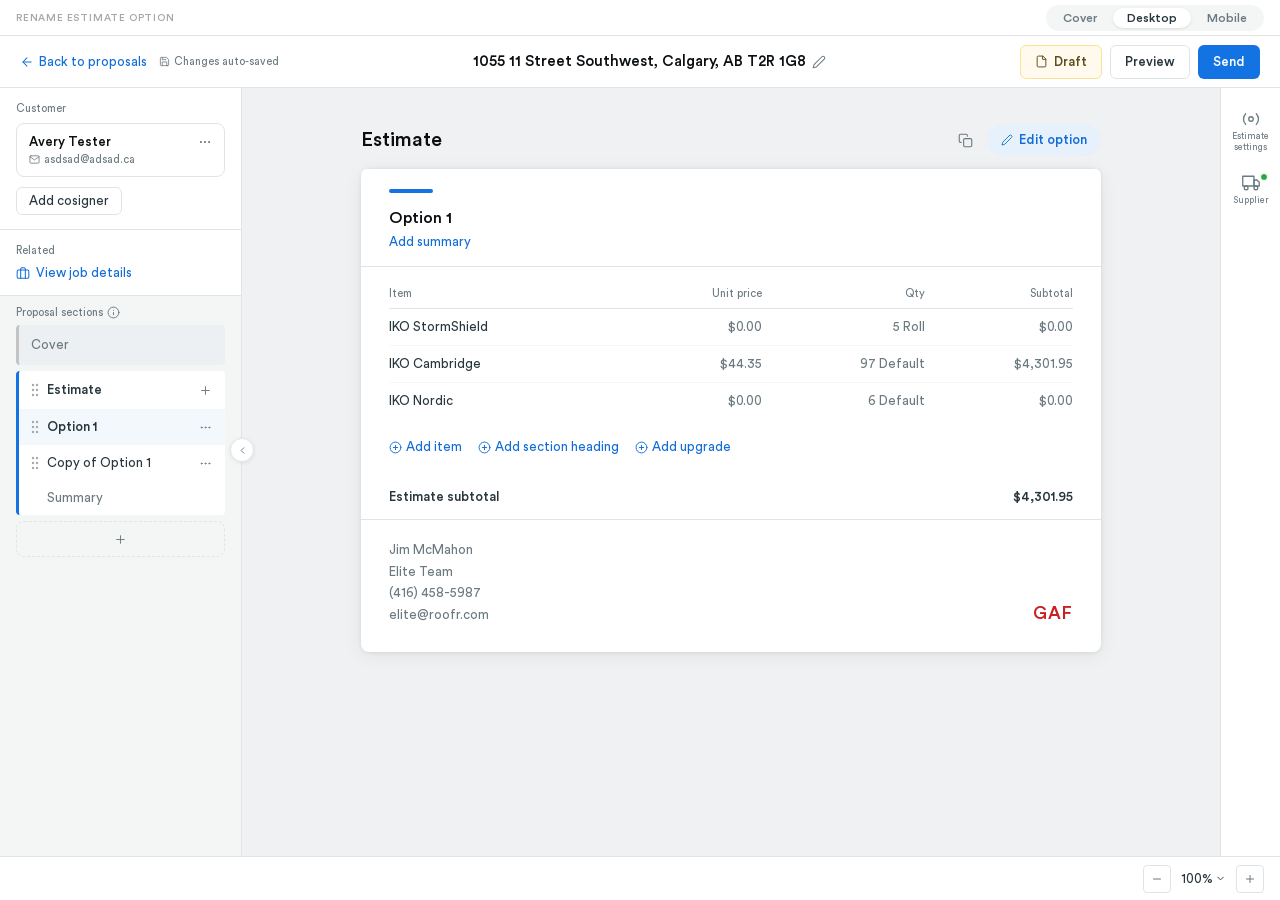
<file: rename-estimate-option/index.html>
<!DOCTYPE html>
<html lang="en">
<head>
  <meta charset="UTF-8">
  <meta name="viewport" content="width=device-width, initial-scale=1.0">
  <title>Rename Estimate Option — Roofr Prototype</title>
  <link rel="stylesheet" href="tokens.css">
  <style>
    @font-face {
      font-family: 'Circular Std';
      src: url('CircularStd-Book.woff2') format('woff2');
      font-weight: 400;
      font-style: normal;
    }
    @font-face {
      font-family: 'Circular Std';
      src: url('CircularStd-Medium.woff2') format('woff2');
      font-weight: 500;
      font-style: normal;
    }

    *, *::before, *::after { box-sizing: border-box; margin: 0; padding: 0; }

    body {
      font-family: 'Circular Std', -apple-system, BlinkMacSystemFont, sans-serif;
      font-size: var(--Sizes-Small);
      color: var(--text-default);
      background: var(--background-default);
      height: 100vh;
      overflow: hidden;
      display: flex;
      flex-direction: column;
    }

    svg { display: block; }

    /* ─── Top bar ─── */
    .topbar {
      display: flex;
      align-items: center;
      height: 52px;
      padding: 0 20px;
      border-bottom: 1px solid var(--border-default);
      gap: 12px;
      flex-shrink: 0;
      background: var(--background-default);
    }

    .topbar-back {
      display: flex;
      align-items: center;
      gap: 5px;
      font-size: var(--Sizes-Small);
      color: var(--text-link);
      cursor: pointer;
      white-space: nowrap;
      transition: color 150ms ease;
    }
    .topbar-back:hover { color: var(--text-link-hover); }

    .topbar-autosave {
      display: flex;
      align-items: center;
      gap: 4px;
      font-size: var(--Sizes-Smaller);
      color: var(--text-muted);
      white-space: nowrap;
    }

    .topbar-address {
      flex: 1;
      display: flex;
      align-items: center;
      justify-content: center;
      gap: 6px;
      font-size: 15px;
      font-weight: 500;
      color: var(--text-highlight);
    }
    .topbar-address button {
      background: none;
      border: none;
      padding: 0;
      cursor: pointer;
      color: var(--icon-icon-muted);
      display: flex;
      transition: color 150ms ease;
    }
    .topbar-address button:hover { color: var(--icon-icon-default); }

    .topbar-actions {
      display: flex;
      align-items: center;
      gap: 8px;
    }

    .btn {
      display: inline-flex;
      align-items: center;
      gap: 6px;
      padding: 0 14px;
      height: 34px;
      border-radius: var(--radius-md);
      font-size: var(--Sizes-Small);
      font-weight: 500;
      font-family: inherit;
      cursor: pointer;
      border: 1px solid transparent;
      transition: background 150ms ease, border-color 150ms ease;
      white-space: nowrap;
    }
    .btn-draft {
      background: var(--background-accent-upgrade);
      border-color: #FFE195;
      color: #5D4C1D;
    }
    .btn-draft:hover { background: #FFF0CA; }
    .btn-ghost {
      background: var(--background-default);
      border-color: var(--border-default);
      color: var(--text-default);
    }
    .btn-ghost:hover { background: var(--background-secondary); }
    .btn-primary {
      background: var(--background-contrast);
      border-color: transparent;
      color: #fff;
    }
    .btn-primary:hover { background: var(--roofr-blue-20B); }

    /* ─── Main layout ─── */
    .layout {
      display: flex;
      flex: 1;
      overflow: hidden;
    }

    /* ─── Sidebar ─── */
    .sidebar {
      width: 242px;
      flex-shrink: 0;
      background: var(--background-default);
      border-right: 1px solid var(--border-default);
      display: flex;
      flex-direction: column;
      overflow-y: auto;
      position: relative;
    }

    /* Collapse toggle */
    .sidebar-toggle {
      position: fixed;
      left: 230px;
      top: 50%;
      transform: translateY(-50%);
      width: 24px;
      height: 24px;
      background: var(--background-default);
      border: 1px solid var(--border-default);
      border-radius: var(--radius-circle);
      display: flex;
      align-items: center;
      justify-content: center;
      cursor: pointer;
      color: var(--icon-icon-muted);
      z-index: 20;
      transition: background 150ms ease;
      box-shadow: 0 1px 4px rgba(0,0,0,0.08);
    }
    .sidebar-toggle:hover { background: var(--background-secondary); }

    /* Sidebar sections */
    .sb-section {
      padding: 14px 16px;
      border-bottom: 1px solid var(--border-default);
    }
    .sb-section-label {
      font-size: var(--Sizes-Smaller);
      color: var(--text-muted);
      margin-bottom: 8px;
    }

    /* Customer card */
    .customer-card {
      border: 1px solid var(--border-default);
      border-radius: var(--radius-lg);
      padding: 10px 12px;
    }
    .customer-name-row {
      display: flex;
      align-items: center;
      justify-content: space-between;
      font-size: var(--Sizes-Small);
      font-weight: 500;
      color: var(--text-highlight);
      margin-bottom: 3px;
    }
    .customer-name-row button {
      background: none;
      border: none;
      cursor: pointer;
      color: var(--icon-icon-muted);
      padding: 0;
      display: flex;
    }
    .customer-email {
      display: flex;
      align-items: center;
      gap: 4px;
      font-size: var(--Sizes-Smaller);
      color: var(--text-muted);
    }
    .cosigner-btn {
      margin-top: 10px;
      padding: 0 12px;
      height: 28px;
      border-radius: var(--radius-md);
      border: 1px solid var(--border-default);
      background: var(--background-default);
      font-size: var(--Sizes-Small);
      font-family: inherit;
      color: var(--text-default);
      cursor: pointer;
      transition: background 150ms ease;
    }
    .cosigner-btn:hover { background: var(--background-secondary); }

    /* Related links */
    .related-links { display: flex; flex-direction: column; gap: 6px; }
    .related-link {
      display: flex;
      align-items: center;
      gap: 6px;
      font-size: var(--Sizes-Small);
      color: var(--text-link);
      cursor: pointer;
      transition: color 150ms ease;
    }
    .related-link:hover { color: var(--text-link-hover); }

    /* Proposal sections area */
    .sb-nav {
      flex: 1;
      display: flex;
      flex-direction: column;
      padding-bottom: 12px;
      background: var(--background-secondary);
    }
    .sb-nav-header {
      display: flex;
      align-items: center;
      gap: 4px;
      padding: 10px 16px 6px;
    }
    .sb-nav-header span {
      font-size: var(--Sizes-Smaller);
      color: var(--text-muted);
    }
    .sb-nav-header svg { color: var(--icon-icon-muted); }

    /* Cover block */
    .sb-cover-block {
      background: var(--background-quaternary);
      border-left: 3px solid var(--roofr-mist-20B);
      margin: 0 16px 6px;
      border-radius: var(--radius-sm);
      overflow: hidden;
    }
    .sb-cover {
      display: flex;
      align-items: center;
      height: 40px;
      padding: 0 8px 0 12px;
      cursor: default;
    }
    .sb-cover-label {
      font-size: var(--Sizes-Small);
      color: var(--text-muted);
    }

    /* Estimate block */
    .sb-estimate-block {
      background: var(--background-default);
      border-left: 3px solid var(--border-primary);
      margin: 0 16px 6px;
      border-radius: var(--radius-sm);
      overflow: hidden;
    }

    /* Estimate section group */
    .sb-estimate-group {
      display: flex;
      align-items: center;
      height: 38px;
      padding: 0 8px;
      cursor: pointer;
      transition: background 150ms ease;
      position: relative;
    }
    .sb-estimate-group:hover { background: var(--background-tertiary); }

    .drag-handle {
      width: 16px;
      height: 16px;
      display: flex;
      align-items: center;
      justify-content: center;
      color: var(--icon-icon-inactive);
      flex-shrink: 0;
      cursor: grab;
    }

    .sb-estimate-label {
      flex: 1;
      font-size: var(--Sizes-Small);
      font-weight: 500;
      color: var(--text-default);
      padding: 0 4px;
    }

    .sb-add-btn {
      width: 24px;
      height: 24px;
      display: flex;
      align-items: center;
      justify-content: center;
      border-radius: var(--radius-sm);
      color: var(--icon-icon-muted);
      cursor: pointer;
      transition: background 150ms ease, color 150ms ease;
      flex-shrink: 0;
    }
    .sb-add-btn:hover { background: var(--background-quaternary); color: var(--icon-icon-default); }

    /* Option rows */
    .sb-opt-row {
      display: flex;
      align-items: center;
      height: 36px;
      padding: 0 8px 0 8px;
      cursor: pointer;
      position: relative;
      transition: background 150ms ease;
      user-select: none;
    }
    .sb-opt-row:hover { background: var(--background-secondary); }
    .sb-opt-row.is-active { background: var(--background-accent-primary); }
    .sb-opt-row.is-active .opt-label { font-weight: 500; }
    .sb-opt-row.is-editing {
      background: var(--background-default) !important;
      cursor: default;
    }
    .sb-opt-row.is-editing:hover { background: var(--background-default) !important; }

    .opt-label {
      flex: 1;
      font-size: var(--Sizes-Small);
      color: var(--text-default);
      white-space: nowrap;
      overflow: hidden;
      text-overflow: ellipsis;
      padding: 0 4px;
      min-width: 0;
    }

    .opt-menu-btn {
      width: 24px;
      height: 24px;
      display: flex;
      align-items: center;
      justify-content: center;
      border-radius: var(--radius-sm);
      color: var(--icon-icon-muted);
      cursor: pointer;
      flex-shrink: 0;
      transition: background 150ms ease, color 150ms ease;
    }
    .opt-menu-btn:hover { background: var(--background-quaternary); color: var(--icon-icon-default); }
    .opt-menu-btn.is-open { background: var(--background-quaternary); color: var(--icon-icon-default); }

    /* Inline edit state */
    .opt-edit-input {
      flex: 1;
      height: 26px;
      padding: 0 7px;
      font-size: var(--Sizes-Small);
      font-family: inherit;
      color: var(--components-input-content-default);
      background: var(--components-input-background-default);
      border: 1.5px solid var(--components-input-border-active);
      border-radius: var(--components-input-radius);
      outline: none;
      box-shadow: 0 0 0 2.5px var(--roofr-blue-50);
      min-width: 0;
      transition: box-shadow 150ms ease;
    }

    .opt-edit-actions {
      display: flex;
      align-items: center;
      gap: 3px;
      flex-shrink: 0;
      margin-left: 4px;
    }

    .opt-edit-btn {
      width: 22px;
      height: 22px;
      display: flex;
      align-items: center;
      justify-content: center;
      border-radius: var(--radius-sm);
      border: none;
      background: transparent;
      cursor: pointer;
      transition: background 150ms ease, color 150ms ease;
      font-family: inherit;
    }
    .opt-edit-btn.cancel-btn {
      color: var(--icon-icon-muted);
    }
    .opt-edit-btn.cancel-btn:hover {
      background: var(--background-secondary);
      color: var(--icon-icon-default);
    }
    .opt-edit-btn.confirm-btn {
      color: var(--roofr-green);
    }
    .opt-edit-btn.confirm-btn:hover {
      background: var(--background-accent-success);
      color: var(--roofr-green-5B);
    }

    /* Summary row */
    .sb-summary-row {
      display: flex;
      align-items: center;
      height: 34px;
      padding: 0 8px 0 28px;
      cursor: pointer;
      transition: background 150ms ease;
    }
    .sb-summary-row:hover { background: var(--background-secondary); }
    .sb-summary-label {
      font-size: var(--Sizes-Small);
      color: var(--text-muted);
    }

    /* Add section button */
    .sb-add-section {
      display: flex;
      align-items: center;
      justify-content: center;
      gap: 6px;
      height: 36px;
      margin: 0 16px 6px;
      border: 1.5px dashed var(--border-default);
      border-radius: var(--radius-lg);
      font-size: var(--Sizes-Small);
      color: var(--text-muted);
      cursor: pointer;
      transition: border-color 150ms ease, background 150ms ease, color 150ms ease;
    }
    .sb-add-section:hover {
      border-color: var(--border-primary-subtle);
      background: var(--background-accent-primary);
      color: var(--text-link);
    }

    /* ─── Dropdown menu ─── */
    .dropdown {
      position: fixed;
      background: var(--components-Menu_Dropdown-Default-fill);
      border: 1px solid var(--components-Menu_Dropdown-Border-fill);
      border-radius: var(--radius-md);
      box-shadow: 0 4px 16px rgba(0,0,0,0.10), 0 1px 4px rgba(0,0,0,0.06);
      z-index: 500;
      overflow: hidden;
      padding: 6px 0;
      min-width: 150px;
      transform-origin: top right;
      animation: ddIn 120ms ease-out forwards;
    }
    @keyframes ddIn {
      from { opacity: 0; transform: scale(0.97) translateY(-4px); }
      to   { opacity: 1; transform: scale(1) translateY(0); }
    }

    .dd-item {
      display: flex;
      align-items: center;
      gap: 8px;
      padding: 0 12px;
      height: 36px;
      font-size: var(--Sizes-Small);
      color: var(--components-Menu_Dropdown-Text_title-default);
      cursor: pointer;
      transition: background 150ms ease;
      white-space: nowrap;
    }
    .dd-item:hover { background: var(--components-Menu_Dropdown-Default-hover); }
    .dd-item svg { color: var(--icon-icon-default); flex-shrink: 0; }
    .dd-item.dd-danger { color: var(--text-danger); }
    .dd-item.dd-danger svg { color: var(--text-danger); }

    .dd-divider {
      height: 1px;
      background: var(--components-Menu_Dropdown-Border-fill);
      margin: 4px 0;
    }

    /* ─── Main document area ─── */
    .main {
      flex: 1;
      overflow-y: auto;
      background: #F0F1F2;
      position: relative;
      display: flex;
      flex-direction: column;
      align-items: center;
      padding: 36px 24px;
    }

    .doc-page {
      background: var(--background-default);
      width: 100%;
      max-width: 740px;
      border-radius: var(--radius-lg);
      box-shadow: 0 1px 4px rgba(0,0,0,0.08), 0 4px 20px rgba(0,0,0,0.06);
      overflow: hidden;
    }

    .doc-estimate-heading {
      display: flex;
      align-items: center;
      justify-content: space-between;
      width: 100%;
      max-width: 740px;
      margin-bottom: 12px;
    }
    .doc-estimate-heading-title {
      font-size: 20px;
      font-weight: 500;
      color: var(--text-highlight);
    }
    .doc-estimate-heading-actions {
      display: flex;
      align-items: center;
      gap: 6px;
    }

    .option-block {
      border-top: 1px solid var(--border-default);
    }

    .option-block-header {
      padding: 20px 28px 16px;
      border-bottom: 1px solid var(--border-default);
    }

    .option-accent-bar {
      height: 4px;
      width: 44px;
      background: var(--border-primary);
      border-radius: 2px;
      margin-bottom: 10px;
    }

    .option-title-row {
      display: flex;
      align-items: center;
      justify-content: space-between;
    }

    .option-title-left {
      display: flex;
      flex-direction: column;
      gap: 6px;
    }

    .option-title-name {
      display: flex;
      align-items: center;
      gap: 6px;
      font-size: 16px;
      font-weight: 500;
      color: var(--text-highlight);
    }
    .option-title-name button {
      background: none;
      border: none;
      cursor: pointer;
      color: var(--icon-icon-muted);
      padding: 0;
      display: flex;
      opacity: 0;
      transition: opacity 150ms ease;
    }
    .option-block-header:hover .option-title-name button { opacity: 1; }

    .option-add-summary {
      font-size: var(--Sizes-Small);
      color: var(--text-link);
      cursor: pointer;
      transition: color 150ms ease;
    }
    .option-add-summary:hover { color: var(--text-link-hover); text-decoration: underline; }

    .option-block-actions {
      display: flex;
      align-items: center;
      gap: 8px;
    }

    .icon-btn {
      width: 32px;
      height: 32px;
      display: flex;
      align-items: center;
      justify-content: center;
      border-radius: var(--radius-md);
      border: none;
      background: transparent;
      cursor: pointer;
      color: var(--icon-icon-muted);
      transition: background 150ms ease, color 150ms ease;
    }
    .icon-btn:hover { background: var(--background-secondary); color: var(--icon-icon-default); }

    .edit-option-btn {
      display: flex;
      align-items: center;
      gap: 6px;
      padding: 0 14px;
      height: 32px;
      border-radius: var(--radius-circle);
      border: none;
      background: var(--components-button-alternative);
      color: var(--text-link);
      font-size: var(--Sizes-Small);
      font-weight: 500;
      font-family: inherit;
      cursor: pointer;
      transition: background 150ms ease;
    }
    .edit-option-btn:hover { background: var(--components-button-alternative-hover); }

    /* Items table */
    .option-block-body { padding: 20px 28px; }

    .items-table {
      width: 100%;
      border-collapse: collapse;
      margin-bottom: 16px;
    }
    .items-table th {
      text-align: left;
      font-size: var(--Sizes-Smaller);
      font-weight: 400;
      color: var(--text-muted);
      padding: 0 0 8px;
      border-bottom: 1px solid var(--border-default);
    }
    .items-table th:not(:first-child) { text-align: right; }
    .items-table td {
      font-size: var(--Sizes-Small);
      color: var(--text-default);
      padding: 10px 0;
      border-bottom: 1px solid var(--background-secondary);
    }
    .items-table td:not(:first-child) { text-align: right; color: var(--text-muted); }
    .items-table tr:last-child td { border-bottom: none; }

    .add-row-actions {
      display: flex;
      align-items: center;
      gap: 16px;
      padding-top: 4px;
    }
    .add-row-btn {
      display: inline-flex;
      align-items: center;
      gap: 4px;
      font-size: var(--Sizes-Small);
      color: var(--text-link);
      cursor: pointer;
      background: none;
      border: none;
      font-family: inherit;
      padding: 0;
      transition: color 150ms ease;
    }
    .add-row-btn:hover { color: var(--text-link-hover); }

    .estimate-subtotal {
      display: flex;
      justify-content: space-between;
      align-items: center;
      padding: 14px 28px;
      font-size: var(--Sizes-Small);
      font-weight: 500;
      color: var(--text-default);
    }

    /* Doc footer */
    .doc-footer {
      border-top: 1px solid var(--border-default);
      padding: 20px 28px 28px;
    }
    .doc-footer-inner {
      display: flex;
      align-items: flex-end;
      justify-content: space-between;
    }
    .doc-footer-contact {
      display: flex;
      flex-direction: column;
      gap: 2px;
    }
    .doc-footer-contact span {
      font-size: var(--Sizes-Small);
      color: var(--text-muted);
      line-height: 1.5;
    }
    .doc-footer-brand {
      font-size: 18px;
      font-weight: 500;
      color: #CC1F1F;
      letter-spacing: 0.04em;
    }

    /* Right panel */
    .right-panel {
      width: 60px;
      flex-shrink: 0;
      background: var(--background-default);
      border-left: 1px solid var(--border-default);
      display: flex;
      flex-direction: column;
      align-items: center;
      padding: 14px 0;
      gap: 4px;
    }

    .rp-item {
      display: flex;
      flex-direction: column;
      align-items: center;
      gap: 4px;
      cursor: pointer;
      padding: 8px 6px;
      border-radius: var(--radius-md);
      width: 52px;
      transition: background 150ms ease;
      position: relative;
    }
    .rp-item:hover { background: var(--background-secondary); }
    .rp-item svg { color: var(--icon-icon-muted); }
    .rp-item span {
      font-size: 9px;
      color: var(--text-muted);
      text-align: center;
      line-height: 1.2;
    }

    .supplier-dot {
      position: absolute;
      top: 7px;
      right: 9px;
      width: 8px;
      height: 8px;
      background: var(--roofr-green);
      border-radius: var(--radius-circle);
      border: 1.5px solid var(--background-default);
    }

    /* Bottom bar */
    .bottombar {
      height: 44px;
      border-top: 1px solid var(--border-default);
      background: var(--background-default);
      display: flex;
      align-items: center;
      justify-content: flex-end;
      padding: 0 16px;
      gap: 6px;
      flex-shrink: 0;
    }

    .zoom-btn {
      width: 28px;
      height: 28px;
      display: flex;
      align-items: center;
      justify-content: center;
      border: 1px solid var(--border-default);
      border-radius: var(--radius-sm);
      cursor: pointer;
      color: var(--icon-icon-muted);
      background: transparent;
      transition: background 150ms ease;
    }
    .zoom-btn:hover { background: var(--background-secondary); }

    .zoom-value {
      font-size: var(--Sizes-Small);
      color: var(--text-default);
      display: flex;
      align-items: center;
      gap: 2px;
      cursor: default;
      padding: 0 4px;
    }

    /* ─── Proto bar / view toggle ─── */
    .proto-bar {
      height: 36px;
      background: var(--background-default);
      border-bottom: 1px solid var(--border-default);
      display: flex;
      align-items: center;
      justify-content: space-between;
      padding: 0 16px;
      flex-shrink: 0;
      z-index: 200;
    }
    .proto-bar-label {
      font-size: 10px;
      font-weight: 500;
      color: var(--text-inactive);
      letter-spacing: 0.08em;
      text-transform: uppercase;
    }
    .view-toggle {
      display: flex;
      background: var(--background-secondary);
      border-radius: var(--radius-circle);
      padding: 3px;
      gap: 2px;
    }
    .view-toggle-btn {
      padding: 3px 14px;
      border-radius: var(--radius-circle);
      border: none;
      background: transparent;
      font-size: 12px;
      font-family: inherit;
      cursor: pointer;
      color: var(--text-muted);
      font-weight: 500;
      transition: all 150ms ease;
    }
    .view-toggle-btn.active {
      background: var(--background-default);
      color: var(--text-default);
      box-shadow: 0 1px 3px rgba(0,0,0,0.10);
    }

    /* ─── View panes ─── */
    .view-pane {
      flex: 1;
      overflow: hidden;
      display: flex;
      flex-direction: column;
      min-height: 0;
    }

    /* ─── Cover page ─── */
    .cover-view {
      overflow-y: auto;
      background: #E8E8E8;
      align-items: center;
      justify-content: flex-start;
      padding: 40px 24px 80px;
    }
    .cover-inner {
      max-width: 740px;
      width: 100%;
      background: var(--background-default);
      border: 1px solid var(--border-default);
      border-radius: 16px;
      padding: 48px 56px 56px;
    }
    .cover-chip {
      display: block;
      font-size: 11px;
      font-weight: 500;
      letter-spacing: 0.09em;
      text-transform: uppercase;
      color: var(--text-link);
      margin-bottom: 12px;
    }
    .cover-title {
      font-size: 32px;
      font-weight: 500;
      color: var(--text-highlight);
      margin-bottom: 6px;
      line-height: 1.2;
      letter-spacing: -0.5px;
    }
    .cover-meta {
      font-size: 13px;
      color: var(--text-inactive);
      margin-bottom: 0;
    }
    .cover-section {
      margin-bottom: 0;
    }
    .cover-section-title {
      font-size: 11px;
      font-weight: 500;
      letter-spacing: 0.09em;
      text-transform: uppercase;
      color: var(--text-muted);
      margin-bottom: 16px;
    }
    .cover-problem {
      font-size: 15px;
      line-height: 1.75;
      color: var(--text-default);
    }
    .cover-states-list {
      display: flex;
      flex-direction: column;
      gap: 8px;
    }
    .cover-state-row {
      display: flex;
      align-items: flex-start;
      gap: 14px;
      padding: 14px 16px;
      background: var(--background-secondary);
      border-radius: var(--radius-lg);
      font-size: 13px;
      line-height: 1.4;
    }
    .cover-state-row + .cover-state-row { border-top: none; }
    .cover-state-icon { flex-shrink: 0; font-size: 16px; line-height: 1; margin-top: 2px; }
    .cover-state-name { font-weight: 500; color: var(--text-default); font-size: 14px; }
    .cover-state-desc { color: var(--text-muted); font-size: 12px; margin-top: 3px; }
    .cover-state-tag {
      margin-left: auto;
      flex-shrink: 0;
      align-self: flex-start;
      margin-top: 2px;
      font-size: 10px;
      font-weight: 500;
      padding: 2px 8px;
      border-radius: var(--radius-circle);
    }
    .cover-state-tag.high { background: #FEE2E2; color: #991B1B; }
    .cover-state-tag.medium { background: #FEF9C3; color: #854D0E; }
    .cover-state-tag.low { background: var(--background-quaternary); color: var(--text-muted); }
    .cover-source-list {
      font-size: 12px;
      color: var(--text-muted);
      line-height: 1.8;
    }
    .cover-source-list code {
      background: var(--background-quaternary);
      padding: 1px 5px;
      border-radius: 3px;
      font-size: 11px;
      color: var(--text-default);
      font-family: 'SF Mono', 'Fira Code', monospace;
    }
    .cover-divider {
      border: none;
      border-top: 1px solid var(--border-default);
      margin: 36px 0;
    }

    /* ─── Mobile view ─── */
    .mobile-view {
      align-items: center;
      justify-content: center;
      background: #E8E8ED;
      overflow-y: auto;
    }
    .phone-wrap {
      padding: 40px 32px;
    }
    .phone-frame {
      width: 375px;
      height: 720px;
      background: #F2F2F7;
      border-radius: 44px;
      border: 1.5px solid #C6C6C8;
      box-shadow:
        0 20px 60px rgba(0,0,0,0.18),
        0 4px 16px rgba(0,0,0,0.10);
      overflow: hidden;
      position: relative;
      display: flex;
      flex-direction: column;
      flex-shrink: 0;
    }

    /* Status bar */
    .phone-status-bar {
      height: 44px;
      display: flex;
      align-items: flex-end;
      justify-content: space-between;
      padding: 0 22px 10px;
      flex-shrink: 0;
      background: #F2F2F7;
    }
    .m-status-time {
      font-size: 15px;
      font-weight: 500;
      color: var(--text-highlight);
    }
    .m-status-icons {
      display: flex;
      align-items: center;
      gap: 6px;
      color: var(--text-highlight);
    }

    /* Mobile topbar */
    .m-topbar {
      height: 44px;
      display: flex;
      align-items: center;
      justify-content: space-between;
      padding: 0 12px 0 8px;
      flex-shrink: 0;
      background: #F2F2F7;
    }
    .m-back-btn {
      display: flex;
      align-items: center;
      gap: 2px;
      background: none;
      border: none;
      font-size: 17px;
      font-family: inherit;
      color: var(--text-link);
      cursor: pointer;
      padding: 4px 6px;
    }
    .m-topbar-right {
      display: flex;
      align-items: center;
      gap: 4px;
    }
    .m-icon-btn {
      width: 36px;
      height: 36px;
      display: flex;
      align-items: center;
      justify-content: center;
      border-radius: var(--radius-circle);
      border: none;
      background: #E5E5EA;
      cursor: pointer;
      color: var(--icon-icon-default);
      transition: background 150ms ease;
    }
    .m-icon-btn:hover { background: #D1D1D6; }
    .m-send-btn {
      padding: 0 18px;
      height: 36px;
      border-radius: var(--radius-circle);
      border: none;
      background: var(--background-contrast);
      color: #fff;
      font-size: 15px;
      font-weight: 500;
      font-family: inherit;
      cursor: pointer;
      transition: background 150ms ease;
    }
    .m-send-btn:hover { background: var(--roofr-blue-20B); }

    /* Autosave + draft row */
    .m-status-row {
      height: 34px;
      display: flex;
      align-items: center;
      justify-content: space-between;
      padding: 0 16px;
      border-bottom: 1px solid rgba(0,0,0,0.08);
      flex-shrink: 0;
      background: #F2F2F7;
    }
    .m-autosave {
      display: flex;
      align-items: center;
      gap: 4px;
      font-size: 12px;
      color: var(--text-muted);
    }
    .m-draft-badge {
      display: flex;
      align-items: center;
      gap: 4px;
      padding: 3px 8px;
      border-radius: var(--radius-sm);
      background: var(--background-accent-upgrade);
      border: 1px solid #FFE195;
      color: #5D4C1D;
      font-size: 11px;
      font-weight: 500;
    }

    /* Doc area behind the sheet */
    .m-doc-content {
      flex: 1;
      padding: 12px 12px 0;
      min-height: 0;
      overflow: hidden;
      background: #F2F2F7;
    }
    .m-doc-card {
      background: var(--background-default);
      border-radius: 10px;
      padding: 14px 16px 16px;
      box-shadow: 0 1px 3px rgba(0,0,0,0.08);
    }
    .m-option-heading-row {
      display: flex;
      align-items: flex-start;
      justify-content: space-between;
      gap: 8px;
      margin-bottom: 10px;
    }
    .m-option-title-main {
      display: flex;
      align-items: center;
      gap: 6px;
      min-width: 0;
    }
    .m-option-heading-name {
      font-size: 22px;
      font-weight: 500;
      color: var(--text-highlight);
      white-space: nowrap;
      overflow: hidden;
      text-overflow: ellipsis;
    }
    .m-pencil-btn {
      background: none;
      border: none;
      padding: 0;
      cursor: pointer;
      color: var(--text-link);
      display: flex;
      flex-shrink: 0;
      align-items: center;
    }
    .m-doc-actions {
      display: flex;
      align-items: center;
      gap: 2px;
      flex-shrink: 0;
      margin-top: 3px;
    }
    .m-doc-action-btn {
      width: 34px;
      height: 34px;
      display: flex;
      align-items: center;
      justify-content: center;
      border-radius: var(--radius-md);
      border: none;
      background: transparent;
      cursor: pointer;
      color: var(--icon-icon-muted);
      transition: background 150ms ease;
    }
    .m-doc-action-btn:hover { background: var(--background-secondary); }
    .m-doc-action-btn.danger { color: var(--text-danger); }
    .m-doc-action-btn.danger:hover { background: var(--background-accent-danger); }
    .m-summary-heading {
      font-size: 13px;
      color: var(--text-muted);
      margin-bottom: 6px;
    }
    .m-doc-preview-box {
      border: 1px solid #D1D1D6;
      border-radius: 6px;
      padding: 8px 10px;
      font-size: 13px;
      color: var(--text-muted);
      line-height: 1.5;
    }

    /* Bottom sheet */
    .m-sheet {
      position: absolute;
      bottom: 0;
      left: 0;
      right: 0;
      height: 430px;
      background: var(--background-default);
      border-radius: 16px 16px 0 0;
      box-shadow: 0 -2px 16px rgba(0,0,0,0.08), 0 -1px 0 var(--border-default);
      z-index: 10;
      display: flex;
      flex-direction: column;
      overflow: hidden;
    }
    .m-sheet-handle-wrap {
      display: flex;
      justify-content: center;
      padding: 8px 0 4px;
      flex-shrink: 0;
    }
    .m-sheet-handle {
      width: 36px;
      height: 4px;
      background: var(--roofr-mist-20B);
      border-radius: 2px;
    }
    .m-sheet-scroll {
      flex: 1;
      overflow-y: auto;
    }

    /* Sheet rows */
    .m-section-row {
      display: flex;
      align-items: center;
      height: 44px;
      padding: 0 8px 0 12px;
      cursor: pointer;
      transition: background 150ms ease;
    }
    .m-section-row:hover { background: var(--background-secondary); }
    .m-estimate-header-row {
      display: flex;
      align-items: center;
      height: 44px;
      padding: 0 8px 0 12px;
      cursor: pointer;
      background: var(--background-secondary);
      border-top: 1px solid var(--border-default);
      border-bottom: 1px solid var(--border-default);
      transition: background 150ms ease;
    }
    .m-estimate-header-row:hover { background: var(--background-quaternary); }
    .m-drag-handle {
      width: 16px;
      height: 16px;
      display: flex;
      align-items: center;
      justify-content: center;
      color: var(--icon-icon-inactive);
      flex-shrink: 0;
    }
    .m-section-label {
      flex: 1;
      font-size: 15px;
      color: var(--text-default);
      padding: 0 8px;
    }
    .m-estimate-label {
      flex: 1;
      font-size: 15px;
      font-weight: 500;
      color: var(--text-default);
      padding: 0 8px;
    }
    .m-sh-icon-btn {
      width: 32px;
      height: 32px;
      display: flex;
      align-items: center;
      justify-content: center;
      border-radius: var(--radius-sm);
      border: none;
      background: transparent;
      cursor: pointer;
      color: var(--icon-icon-muted);
      flex-shrink: 0;
      transition: background 150ms ease, color 150ms ease;
    }
    .m-sh-icon-btn:hover { background: var(--background-quaternary); color: var(--icon-icon-default); }

    /* Option rows in sheet */
    .m-opt-row {
      display: flex;
      align-items: center;
      height: 40px;
      padding: 0 8px 0 20px;
      cursor: pointer;
      transition: background 150ms ease;
      position: relative;
      user-select: none;
    }
    .m-opt-row:hover { background: var(--background-secondary); }
    .m-opt-row.is-active { background: var(--background-accent-primary); }
    .m-opt-row.is-active .m-opt-label { font-weight: 500; }
    .m-opt-row.is-editing { background: var(--background-default) !important; cursor: default; }
    .m-opt-label {
      flex: 1;
      font-size: 15px;
      color: var(--text-default);
      white-space: nowrap;
      overflow: hidden;
      text-overflow: ellipsis;
      padding: 0 4px;
      min-width: 0;
    }
    .m-opt-menu-btn {
      width: 32px;
      height: 32px;
      display: flex;
      align-items: center;
      justify-content: center;
      border-radius: var(--radius-sm);
      color: var(--icon-icon-muted);
      cursor: pointer;
      flex-shrink: 0;
      border: none;
      background: transparent;
      transition: background 150ms ease, color 150ms ease;
    }
    .m-opt-menu-btn:hover { background: var(--background-quaternary); color: var(--icon-icon-default); }
    .m-opt-menu-btn.is-open { background: var(--background-quaternary); color: var(--icon-icon-default); }
    .m-sheet-summary-row {
      display: flex;
      align-items: center;
      height: 40px;
      padding: 0 8px 0 48px;
      cursor: pointer;
      transition: background 150ms ease;
    }
    .m-sheet-summary-row:hover { background: var(--background-secondary); }
    .m-sheet-summary-row span { font-size: 15px; color: var(--text-muted); }
    .m-add-section-btn {
      display: flex;
      align-items: center;
      justify-content: center;
      gap: 6px;
      width: calc(100% - 24px);
      margin: 8px 12px 12px;
      height: 44px;
      border: 1px solid var(--border-default);
      border-radius: var(--radius-lg);
      background: transparent;
      font-size: 15px;
      font-family: inherit;
      color: var(--text-link);
      cursor: pointer;
      transition: all 150ms ease;
    }
    .m-add-section-btn:hover { border-color: var(--border-primary-subtle); background: var(--background-accent-primary); }

    /* Mobile inline edit */
    .m-opt-edit-input {
      flex: 1;
      height: 30px;
      padding: 0 8px;
      font-size: 15px;
      font-family: inherit;
      color: var(--components-input-content-default);
      background: var(--components-input-background-default);
      border: 1.5px solid var(--components-input-border-active);
      border-radius: var(--components-input-radius);
      outline: none;
      box-shadow: 0 0 0 2.5px var(--roofr-blue-50);
      min-width: 0;
    }
    .m-opt-edit-actions {
      display: flex;
      align-items: center;
      gap: 3px;
      flex-shrink: 0;
      margin-left: 4px;
    }
    .m-opt-edit-btn {
      width: 26px;
      height: 26px;
      display: flex;
      align-items: center;
      justify-content: center;
      border-radius: var(--radius-sm);
      border: none;
      background: transparent;
      cursor: pointer;
      transition: background 150ms ease, color 150ms ease;
      font-family: inherit;
    }
    .m-opt-edit-btn.m-cancel-btn { color: var(--icon-icon-muted); }
    .m-opt-edit-btn.m-cancel-btn:hover { background: var(--background-secondary); color: var(--icon-icon-default); }
    .m-opt-edit-btn.m-confirm-btn { color: var(--roofr-green); }
    .m-opt-edit-btn.m-confirm-btn:hover { background: var(--background-accent-success); color: var(--roofr-green-5B); }

    /* Sheet animate for keyboard */
    .m-sheet {
      transition: bottom 280ms cubic-bezier(0.25, 0.46, 0.45, 0.94),
                  height 280ms cubic-bezier(0.25, 0.46, 0.45, 0.94);
    }

    /* iOS Keyboard */
    .m-keyboard {
      position: absolute;
      bottom: 0;
      left: 0;
      right: 0;
      height: 260px;
      background: #D1D4DA;
      z-index: 25;
      transform: translateY(100%);
      transition: transform 280ms cubic-bezier(0.25, 0.46, 0.45, 0.94);
      display: flex;
      flex-direction: column;
      user-select: none;
      flex-shrink: 0;
    }
    .m-keyboard.is-visible { transform: translateY(0); }

    .m-kb-toolbar {
      height: 44px;
      background: #CDD0D7;
      border-top: 0.5px solid #969AA3;
      display: flex;
      align-items: center;
      justify-content: flex-end;
      padding: 0 14px;
      flex-shrink: 0;
    }
    .m-kb-done-btn {
      font-size: 16px;
      font-weight: 500;
      font-family: inherit;
      color: var(--text-link);
      background: none;
      border: none;
      cursor: pointer;
      padding: 4px 8px;
    }

    .m-kb-body {
      flex: 1;
      display: flex;
      flex-direction: column;
      padding: 8px 3px 4px;
      gap: 10px;
    }
    .m-kb-row {
      display: flex;
      gap: 5px;
      flex: 1;
    }
    .m-kb-row-center { padding: 0 19px; }
    .m-kb-key {
      background: #FFFFFF;
      border-radius: 5px;
      display: flex;
      align-items: center;
      justify-content: center;
      font-size: 17px;
      color: #000;
      box-shadow: 0 1px 0 0.5px rgba(0,0,0,0.28);
      flex: 1;
      cursor: default;
      font-family: -apple-system, BlinkMacSystemFont, sans-serif;
    }
    .m-kb-key.dark {
      background: #ADB5C0;
      font-size: 14px;
      color: #000;
    }
    .m-kb-key.wide-action { flex: 1.45; }
    .m-kb-key.wide-num { flex: 1.4; font-size: 14px; }
    .m-kb-key.wide-space { flex: 4.6; font-size: 15px; }
    .m-kb-key.wide-return { flex: 1.85; font-size: 14px; }

    /* Mobile dropdown — absolute within phone-frame */
    .m-dropdown {
      position: absolute;
      background: var(--components-Menu_Dropdown-Default-fill);
      border: 1px solid var(--components-Menu_Dropdown-Border-fill);
      border-radius: var(--radius-md);
      box-shadow: 0 4px 20px rgba(0,0,0,0.14), 0 1px 4px rgba(0,0,0,0.06);
      z-index: 50;
      overflow: hidden;
      padding: 4px 0;
      min-width: 170px;
      transform-origin: top right;
      animation: ddIn 120ms ease-out forwards;
    }
    .m-dropdown .dd-item {
      height: 44px;
      font-size: 15px;
      padding: 0 16px;
    }
    .m-dropdown .dd-item svg { width: 15px; height: 15px; }
  </style>
</head>
<body>

  <!-- ── Proto bar ── -->
  <div class="proto-bar">
    <span class="proto-bar-label">Rename Estimate Option</span>
    <div class="view-toggle">
      <button class="view-toggle-btn" id="toggle-cover" onclick="switchView('cover')">Cover</button>
      <button class="view-toggle-btn active" id="toggle-desktop" onclick="switchView('desktop')">Desktop</button>
      <button class="view-toggle-btn" id="toggle-mobile" onclick="switchView('mobile')">Mobile</button>
    </div>
  </div>

  <!-- ── Cover page ── -->
  <div id="cover-view" class="view-pane cover-view" style="display:none">
    <div class="cover-inner">

      <div class="cover-chip">Proposal Editor · UX Exploration</div>
      <div class="cover-title">Rename Estimate Option</div>
      <div class="cover-meta">Desktop + Mobile · Last audited: May 6, 2026</div>

      <!-- Problem -->
      <div class="cover-section">
        <div class="cover-section-title">Problem Statement</div>
        <p class="cover-problem">
          Renaming an estimate option today requires clicking a pencil icon directly on the document, which is buried and forces the user to leave the sidebar to do something that's fundamentally a navigation management action. Contractors building multi-option proposals need to label options meaningfully (Good/Better/Best, versioned quotes) without losing context in the sidebar.
        </p>
      </div>

      <hr class="cover-divider">

      <!-- Designed states -->
      <div class="cover-section">
        <div class="cover-section-title">States in this prototype</div>
        <div class="cover-states-list">
          <div class="cover-state-row">
            <span class="cover-state-icon">✅</span>
            <div><div class="cover-state-name">Default — sidebar with option rows</div><div class="cover-state-desc">Hover reveals triple-dot menu on each option row (desktop + mobile sheet)</div></div>
          </div>
          <div class="cover-state-row">
            <span class="cover-state-icon">✅</span>
            <div><div class="cover-state-name">Dropdown open</div><div class="cover-state-desc">Duplicate / Rename / Delete — Rename positioned between them</div></div>
          </div>
          <div class="cover-state-row">
            <span class="cover-state-icon">✅</span>
            <div><div class="cover-state-name">Rename active — inline edit</div><div class="cover-state-desc">Input replaces label, text selected, X and checkmark appear, drag handle hidden</div></div>
          </div>
          <div class="cover-state-row">
            <span class="cover-state-icon">✅</span>
            <div><div class="cover-state-name">Confirm (Enter or checkmark)</div><div class="cover-state-desc">Name saves, input collapses; syncs to document heading</div></div>
          </div>
          <div class="cover-state-row">
            <span class="cover-state-icon">✅</span>
            <div><div class="cover-state-name">Cancel (Escape, X, or click outside)</div><div class="cover-state-desc">Reverts to original name silently</div></div>
          </div>
          <div class="cover-state-row">
            <span class="cover-state-icon">✅</span>
            <div><div class="cover-state-name">Empty field on confirm</div><div class="cover-state-desc">Reverts to original name silently — no toast, no error</div></div>
          </div>
          <div class="cover-state-row">
            <span class="cover-state-icon">✅</span>
            <div><div class="cover-state-name">Mobile — bottom sheet with keyboard</div><div class="cover-state-desc">iOS keyboard slides up; sheet adjusts height; Done button on toolbar confirms</div></div>
          </div>
          <div class="cover-state-row">
            <span class="cover-state-icon">✅</span>
            <div><div class="cover-state-name">Drag to reorder (desktop)</div><div class="cover-state-desc">Option rows are draggable; a placeholder shows the drop target; row lifts with a shadow while dragged</div></div>
          </div>
        </div>
      </div>

      <hr class="cover-divider">

      <!-- Missing states -->
      <div class="cover-section">
        <div class="cover-section-title">States still needed</div>
        <div class="cover-states-list">
          <div class="cover-state-row">
            <span class="cover-state-icon">🔴</span>
            <div>
              <div class="cover-state-name">Save error</div>
              <div class="cover-state-desc">API PUT fails — sidebar shows new name but backend rejected it. Need visual recovery: auto-revert + inline error or toast.</div>
            </div>
            <span class="cover-state-tag high">High</span>
          </div>
          <div class="cover-state-row">
            <span class="cover-state-icon">🔴</span>
            <div>
              <div class="cover-state-name">Locked proposal — Rename absent</div>
              <div class="cover-state-desc">When status is LOCKED (sent/viewed), isEditingDisabled is true. Rename should not appear in the dropdown.</div>
            </div>
            <span class="cover-state-tag high">High</span>
          </div>
          <div class="cover-state-row">
            <span class="cover-state-icon">🔴</span>
            <div>
              <div class="cover-state-name">No edit permission — Rename absent</div>
              <div class="cover-state-desc">hasEditPermission / ProposalPolicy check gates all edit actions. View-only users should not see Rename.</div>
            </div>
            <span class="cover-state-tag high">High</span>
          </div>
          <div class="cover-state-row">
            <span class="cover-state-icon">🟡</span>
            <div>
              <div class="cover-state-name">Save in progress</div>
              <div class="cover-state-desc">isSaving state exists in OptionDisplay.tsx for other actions but not for rename. Need a subtle in-flight indicator on the checkmark/Done button.</div>
            </div>
            <span class="cover-state-tag medium">Medium</span>
          </div>
          <div class="cover-state-row">
            <span class="cover-state-icon">🟡</span>
            <div>
              <div class="cover-state-name">maxLength: 80 vs 100 — needs alignment</div>
              <div class="cover-state-desc">QuoteDetailHeading.tsx uses maxLength=80. Backend NAME_MAX_LENGTH=100. This prototype uses 100. Engineering needs to align these before implementation.</div>
            </div>
            <span class="cover-state-tag medium">Medium</span>
          </div>
          <div class="cover-state-row">
            <span class="cover-state-icon">🟡</span>
            <div>
              <div class="cover-state-name">Delete hidden when only one option</div>
              <div class="cover-state-desc">canDeleteOption = variations.length > 1 in OptionDisplay.tsx. Prototype shows Delete unconditionally.</div>
            </div>
            <span class="cover-state-tag medium">Medium</span>
          </div>
          <div class="cover-state-row">
            <span class="cover-state-icon">⚪</span>
            <div>
              <div class="cover-state-name">Long name rendering at max length</div>
              <div class="cover-state-desc">PRD open question: does the document heading truncate or wrap at 80–100 chars? Needs a quick visual check at the extremes.</div>
            </div>
            <span class="cover-state-tag low">Low</span>
          </div>
          <div class="cover-state-row">
            <span class="cover-state-icon">⚪</span>
            <div>
              <div class="cover-state-name">Optimistic rollback on save failure</div>
              <div class="cover-state-desc">updateQuoteVariationFail() dispatch doesn't restore the sidebar label. Need design for the auto-revert path (also covers mobile offline scenario).</div>
            </div>
            <span class="cover-state-tag low">Low</span>
          </div>
        </div>
      </div>

      <hr class="cover-divider">

      <!-- Sources -->
      <div class="cover-section">
        <div class="cover-section-title">Sources</div>
        <div class="cover-source-list">
          <strong>GitHub:</strong> <code>quoteDetailActions.js</code>, <code>QuoteVariationDropdown.tsx</code>, <code>QuoteDetails.tsx</code>, <code>OptionDisplay.tsx</code>, <code>QuoteDetailHeading.tsx</code>, <code>proposal-status.ts</code><br>
          <strong>Figma:</strong> None provided<br>
          <strong>Jira:</strong> Not searched
        </div>
      </div>

    </div>
  </div>

  <!-- ── Desktop view ── -->
  <div id="desktop-view" class="view-pane">

  <!-- ── Top bar ── -->
  <header class="topbar">
    <div class="topbar-back">
      <svg width="14" height="14" viewBox="0 0 24 24" fill="none" stroke="currentColor" stroke-width="1.75" stroke-linecap="round" stroke-linejoin="round">
        <line x1="19" y1="12" x2="5" y2="12"/><polyline points="12 19 5 12 12 5"/>
      </svg>
      Back to proposals
    </div>
    <div class="topbar-autosave">
      <svg width="11" height="11" viewBox="0 0 24 24" fill="none" stroke="currentColor" stroke-width="1.75" stroke-linecap="round" stroke-linejoin="round">
        <path d="M19 21H5a2 2 0 0 1-2-2V5a2 2 0 0 1 2-2h11l5 5v11a2 2 0 0 1-2 2z"/><polyline points="17 21 17 13 7 13 7 21"/><polyline points="7 3 7 8 15 8"/>
      </svg>
      Changes auto-saved
    </div>
    <div class="topbar-address">
      1055 11 Street Southwest, Calgary, AB T2R 1G8
      <button>
        <svg width="14" height="14" viewBox="0 0 24 24" fill="none" stroke="currentColor" stroke-width="1.75" stroke-linecap="round" stroke-linejoin="round">
          <path d="M17 3a2.828 2.828 0 1 1 4 4L7.5 20.5 2 22l1.5-5.5L17 3z"/>
        </svg>
      </button>
    </div>
    <div class="topbar-actions">
      <button class="btn btn-draft">
        <svg width="13" height="13" viewBox="0 0 24 24" fill="none" stroke="currentColor" stroke-width="1.75" stroke-linecap="round" stroke-linejoin="round">
          <path d="M14 2H6a2 2 0 0 0-2 2v16a2 2 0 0 0 2 2h12a2 2 0 0 0 2-2V8z"/><polyline points="14 2 14 8 20 8"/>
        </svg>
        Draft
      </button>
      <button class="btn btn-ghost">Preview</button>
      <button class="btn btn-primary">Send</button>
    </div>
  </header>

  <!-- ── Main layout ── -->
  <div class="layout">

    <!-- ── Sidebar ── -->
    <aside class="sidebar">
      <div class="sidebar-toggle">
        <svg width="11" height="11" viewBox="0 0 24 24" fill="none" stroke="currentColor" stroke-width="2" stroke-linecap="round" stroke-linejoin="round">
          <polyline points="15 18 9 12 15 6"/>
        </svg>
      </div>

      <!-- Customer -->
      <div class="sb-section">
        <div class="sb-section-label">Customer</div>
        <div class="customer-card">
          <div class="customer-name-row">
            Avery Tester
            <button>
              <svg width="14" height="14" viewBox="0 0 24 24" fill="none" stroke="currentColor" stroke-width="1.75" stroke-linecap="round" stroke-linejoin="round">
                <circle cx="12" cy="12" r="1"/><circle cx="19" cy="12" r="1"/><circle cx="5" cy="12" r="1"/>
              </svg>
            </button>
          </div>
          <div class="customer-email">
            <svg width="11" height="11" viewBox="0 0 24 24" fill="none" stroke="currentColor" stroke-width="1.75" stroke-linecap="round" stroke-linejoin="round">
              <path d="M4 4h16c1.1 0 2 .9 2 2v12c0 1.1-.9 2-2 2H4c-1.1 0-2-.9-2-2V6c0-1.1.9-2 2-2z"/><polyline points="22,6 12,13 2,6"/>
            </svg>
            asdsad@adsad.ca
          </div>
        </div>
        <button class="cosigner-btn">Add cosigner</button>
      </div>

      <!-- Related -->
      <div class="sb-section">
        <div class="sb-section-label">Related</div>
        <div class="related-links">
          <div class="related-link">
            <svg width="14" height="14" viewBox="0 0 24 24" fill="none" stroke="currentColor" stroke-width="1.75" stroke-linecap="round" stroke-linejoin="round">
              <rect x="2" y="7" width="20" height="14" rx="2" ry="2"/><path d="M16 21V5a2 2 0 0 0-2-2h-4a2 2 0 0 0-2 2v16"/>
            </svg>
            View job details
          </div>
        </div>
      </div>

      <!-- Proposal sections nav -->
      <div class="sb-nav">
        <div class="sb-nav-header">
          <span>Proposal sections</span>
          <svg width="13" height="13" viewBox="0 0 24 24" fill="none" stroke="currentColor" stroke-width="1.75" stroke-linecap="round" stroke-linejoin="round">
            <circle cx="12" cy="12" r="10"/><line x1="12" y1="16" x2="12" y2="12"/><line x1="12" y1="8" x2="12.01" y2="8"/>
          </svg>
        </div>

        <!-- Cover block -->
        <div class="sb-cover-block">
          <div class="sb-cover">
            <div class="sb-cover-label">Cover</div>
          </div>
        </div>

        <!-- Estimate block -->
        <div class="sb-estimate-block">

          <!-- Estimate header row -->
          <div class="sb-estimate-group">
            <div class="drag-handle">
              <svg width="10" height="14" viewBox="0 0 10 14" fill="currentColor">
                <circle cx="3" cy="2" r="1.2"/><circle cx="7" cy="2" r="1.2"/>
                <circle cx="3" cy="7" r="1.2"/><circle cx="7" cy="7" r="1.2"/>
                <circle cx="3" cy="12" r="1.2"/><circle cx="7" cy="12" r="1.2"/>
              </svg>
            </div>
            <div class="sb-estimate-label">Estimate</div>
            <div class="sb-add-btn" onclick="event.stopPropagation()" title="Add option">
              <svg width="13" height="13" viewBox="0 0 24 24" fill="none" stroke="currentColor" stroke-width="1.75" stroke-linecap="round" stroke-linejoin="round">
                <line x1="12" y1="5" x2="12" y2="19"/><line x1="5" y1="12" x2="19" y2="12"/>
              </svg>
            </div>
          </div>

          <!-- Option 1 -->
          <div class="sb-opt-row is-active" id="row-opt1" onclick="handleRowClick('opt1')">
            <div class="drag-handle">
              <svg width="10" height="14" viewBox="0 0 10 14" fill="currentColor">
                <circle cx="3" cy="2" r="1.2"/><circle cx="7" cy="2" r="1.2"/>
                <circle cx="3" cy="7" r="1.2"/><circle cx="7" cy="7" r="1.2"/>
                <circle cx="3" cy="12" r="1.2"/><circle cx="7" cy="12" r="1.2"/>
              </svg>
            </div>
            <div class="opt-label" id="lbl-opt1">Option 1</div>
            <div class="opt-menu-btn" id="mbtn-opt1" onclick="event.stopPropagation(); openMenu('opt1', event)" title="More actions">
              <svg width="13" height="13" viewBox="0 0 24 24" fill="none" stroke="currentColor" stroke-width="1.75" stroke-linecap="round" stroke-linejoin="round">
                <circle cx="12" cy="12" r="1"/><circle cx="19" cy="12" r="1"/><circle cx="5" cy="12" r="1"/>
              </svg>
            </div>
          </div>

          <!-- Option 2 -->
          <div class="sb-opt-row" id="row-opt2" onclick="handleRowClick('opt2')">
            <div class="drag-handle">
              <svg width="10" height="14" viewBox="0 0 10 14" fill="currentColor">
                <circle cx="3" cy="2" r="1.2"/><circle cx="7" cy="2" r="1.2"/>
                <circle cx="3" cy="7" r="1.2"/><circle cx="7" cy="7" r="1.2"/>
                <circle cx="3" cy="12" r="1.2"/><circle cx="7" cy="12" r="1.2"/>
              </svg>
            </div>
            <div class="opt-label" id="lbl-opt2">Copy of Option 1</div>
            <div class="opt-menu-btn" id="mbtn-opt2" onclick="event.stopPropagation(); openMenu('opt2', event)" title="More actions">
              <svg width="13" height="13" viewBox="0 0 24 24" fill="none" stroke="currentColor" stroke-width="1.75" stroke-linecap="round" stroke-linejoin="round">
                <circle cx="12" cy="12" r="1"/><circle cx="19" cy="12" r="1"/><circle cx="5" cy="12" r="1"/>
              </svg>
            </div>
          </div>

          <!-- Summary -->
          <div class="sb-summary-row">
            <div class="sb-summary-label">Summary</div>
          </div>

        </div><!-- /sb-estimate-block -->

        <!-- Add section -->
        <div class="sb-add-section">
          <svg width="13" height="13" viewBox="0 0 24 24" fill="none" stroke="currentColor" stroke-width="1.75" stroke-linecap="round" stroke-linejoin="round">
            <line x1="12" y1="5" x2="12" y2="19"/><line x1="5" y1="12" x2="19" y2="12"/>
          </svg>
        </div>
      </div>
    </aside>

    <!-- ── Document / main area ── -->
    <main class="main">
      <div class="doc-estimate-heading">
        <span class="doc-estimate-heading-title">Estimate</span>
        <div class="doc-estimate-heading-actions">
          <button class="icon-btn" title="Duplicate">
            <svg width="15" height="15" viewBox="0 0 24 24" fill="none" stroke="currentColor" stroke-width="1.75" stroke-linecap="round" stroke-linejoin="round">
              <rect x="9" y="9" width="13" height="13" rx="2" ry="2"/><path d="M5 15H4a2 2 0 0 1-2-2V4a2 2 0 0 1 2-2h9a2 2 0 0 1 2 2v1"/>
            </svg>
          </button>
          <button class="edit-option-btn">
            <svg width="12" height="12" viewBox="0 0 24 24" fill="none" stroke="currentColor" stroke-width="1.75" stroke-linecap="round" stroke-linejoin="round">
              <path d="M17 3a2.828 2.828 0 1 1 4 4L7.5 20.5 2 22l1.5-5.5L17 3z"/>
            </svg>
            Edit option
          </button>
        </div>
      </div>

      <div class="doc-page">

        <div class="option-block">
          <div class="option-block-header">
            <div class="option-title-row">
              <div class="option-title-left">
                <div class="option-accent-bar"></div>
                <div class="option-title-name">
                  <span id="doc-title">Option 1</span>
                  <button title="Rename">
                    <svg width="13" height="13" viewBox="0 0 24 24" fill="none" stroke="currentColor" stroke-width="1.75" stroke-linecap="round" stroke-linejoin="round">
                      <path d="M17 3a2.828 2.828 0 1 1 4 4L7.5 20.5 2 22l1.5-5.5L17 3z"/>
                    </svg>
                  </button>
                </div>
                <span class="option-add-summary">Add summary</span>
              </div>
            </div>
          </div>

          <div class="option-block-body">
            <table class="items-table">
              <thead>
                <tr>
                  <th>Item</th>
                  <th>Unit price</th>
                  <th>Qty</th>
                  <th>Subtotal</th>
                </tr>
              </thead>
              <tbody>
                <tr>
                  <td>IKO StormShield</td>
                  <td>$0.00</td>
                  <td>5 Roll</td>
                  <td>$0.00</td>
                </tr>
                <tr>
                  <td>IKO Cambridge</td>
                  <td>$44.35</td>
                  <td>97 Default</td>
                  <td>$4,301.95</td>
                </tr>
                <tr>
                  <td>IKO Nordic</td>
                  <td>$0.00</td>
                  <td>6 Default</td>
                  <td>$0.00</td>
                </tr>
              </tbody>
            </table>
            <div class="add-row-actions">
              <button class="add-row-btn">
                <svg width="13" height="13" viewBox="0 0 24 24" fill="none" stroke="currentColor" stroke-width="1.75" stroke-linecap="round" stroke-linejoin="round">
                  <circle cx="12" cy="12" r="10"/><line x1="12" y1="8" x2="12" y2="16"/><line x1="8" y1="12" x2="16" y2="12"/>
                </svg>
                Add item
              </button>
              <button class="add-row-btn">
                <svg width="13" height="13" viewBox="0 0 24 24" fill="none" stroke="currentColor" stroke-width="1.75" stroke-linecap="round" stroke-linejoin="round">
                  <circle cx="12" cy="12" r="10"/><line x1="12" y1="8" x2="12" y2="16"/><line x1="8" y1="12" x2="16" y2="12"/>
                </svg>
                Add section heading
              </button>
              <button class="add-row-btn">
                <svg width="13" height="13" viewBox="0 0 24 24" fill="none" stroke="currentColor" stroke-width="1.75" stroke-linecap="round" stroke-linejoin="round">
                  <circle cx="12" cy="12" r="10"/><line x1="12" y1="8" x2="12" y2="16"/><line x1="8" y1="12" x2="16" y2="12"/>
                </svg>
                Add upgrade
              </button>
            </div>
          </div>

          <div class="estimate-subtotal">
            <span>Estimate subtotal</span>
            <span>$4,301.95</span>
          </div>
        </div>

        <!-- Doc footer -->
        <div class="doc-footer">
          <div class="doc-footer-inner">
            <div class="doc-footer-contact">
              <span>Jim McMahon</span>
              <span>Elite Team</span>
              <span>(416) 458-5987</span>
              <span>elite@roofr.com</span>
            </div>
            <div class="doc-footer-brand">GAF</div>
          </div>
        </div>

      </div>
    </main>

    <!-- ── Right panel ── -->
    <div class="right-panel">
      <div class="rp-item">
        <svg width="18" height="18" viewBox="0 0 24 24" fill="none" stroke="currentColor" stroke-width="1.75" stroke-linecap="round" stroke-linejoin="round">
          <circle cx="12" cy="12" r="3"/><path d="M19.07 4.93a10 10 0 0 1 0 14.14M4.93 4.93a10 10 0 0 0 0 14.14"/>
        </svg>
        <span>Estimate settings</span>
      </div>
      <div class="rp-item">
        <div class="supplier-dot"></div>
        <svg width="18" height="18" viewBox="0 0 24 24" fill="none" stroke="currentColor" stroke-width="1.75" stroke-linecap="round" stroke-linejoin="round">
          <rect x="1" y="3" width="15" height="13"/><polygon points="16 8 20 8 23 11 23 16 16 16 16 8"/><circle cx="5.5" cy="18.5" r="2.5"/><circle cx="18.5" cy="18.5" r="2.5"/>
        </svg>
        <span>Supplier</span>
      </div>
    </div>

  </div>

  <!-- ── Bottom bar ── -->
  <div class="bottombar">
    <button class="zoom-btn">
      <svg width="12" height="12" viewBox="0 0 24 24" fill="none" stroke="currentColor" stroke-width="2" stroke-linecap="round" stroke-linejoin="round">
        <line x1="5" y1="12" x2="19" y2="12"/>
      </svg>
    </button>
    <div class="zoom-value">
      100%
      <svg width="11" height="11" viewBox="0 0 24 24" fill="none" stroke="currentColor" stroke-width="2" stroke-linecap="round" stroke-linejoin="round">
        <polyline points="6 9 12 15 18 9"/>
      </svg>
    </div>
    <button class="zoom-btn">
      <svg width="12" height="12" viewBox="0 0 24 24" fill="none" stroke="currentColor" stroke-width="2" stroke-linecap="round" stroke-linejoin="round">
        <line x1="12" y1="5" x2="12" y2="19"/><line x1="5" y1="12" x2="19" y2="12"/>
      </svg>
    </button>
  </div>

  <!-- Dropdown portal -->
  <div id="dd-portal"></div>

  </div><!-- /desktop-view -->

  <!-- ── Mobile view ── -->
  <div id="mobile-view" class="view-pane mobile-view" style="display:none">
    <div class="phone-wrap">
      <div class="phone-frame">

        <!-- Status bar -->
        <div class="phone-status-bar">
          <span class="m-status-time">9:41</span>
          <div class="m-status-icons">
            <!-- Signal -->
            <svg width="17" height="12" viewBox="0 0 17 12" fill="currentColor">
              <rect x="0" y="8" width="3" height="4" rx="0.5"/>
              <rect x="4.5" y="5.5" width="3" height="6.5" rx="0.5"/>
              <rect x="9" y="3" width="3" height="9" rx="0.5"/>
              <rect x="13.5" y="0" width="3" height="12" rx="0.5"/>
            </svg>
            <!-- WiFi -->
            <svg width="16" height="12" viewBox="0 0 16 12" fill="none" stroke="currentColor" stroke-linecap="round">
              <circle cx="8" cy="10.5" r="1.5" fill="currentColor" stroke="none"/>
              <path stroke-width="1.5" d="M4.2 7.2a5.4 5.4 0 0 1 7.6 0"/>
              <path stroke-width="1.5" d="M1.2 4.2a9.6 9.6 0 0 1 13.6 0"/>
            </svg>
            <!-- Battery -->
            <svg width="25" height="12" viewBox="0 0 25 12">
              <rect x="0.5" y="0.5" width="21" height="11" rx="3" stroke="currentColor" stroke-width="1" fill="none"/>
              <rect x="22" y="3.5" width="2.5" height="5" rx="1" fill="currentColor" opacity="0.4"/>
              <rect x="2" y="2" width="16" height="8" rx="2" fill="currentColor"/>
            </svg>
          </div>
        </div>

        <!-- Top nav -->
        <div class="m-topbar">
          <button class="m-back-btn">
            <svg width="10" height="17" viewBox="0 0 24 24" fill="none" stroke="currentColor" stroke-width="2.5" stroke-linecap="round" stroke-linejoin="round">
              <polyline points="15 18 9 12 15 6"/>
            </svg>
            Back
          </button>
          <div class="m-topbar-right">
            <button class="m-icon-btn">
              <svg width="18" height="18" viewBox="0 0 24 24" fill="none" stroke="currentColor" stroke-width="1.75" stroke-linecap="round" stroke-linejoin="round">
                <circle cx="12" cy="12" r="1"/><circle cx="19" cy="12" r="1"/><circle cx="5" cy="12" r="1"/>
              </svg>
            </button>
            <button class="m-icon-btn">
              <svg width="18" height="18" viewBox="0 0 24 24" fill="none" stroke="currentColor" stroke-width="1.75" stroke-linecap="round" stroke-linejoin="round">
                <path d="M1 12s4-8 11-8 11 8 11 8-4 8-11 8-11-8-11-8z"/><circle cx="12" cy="12" r="3"/>
              </svg>
            </button>
            <button class="m-send-btn">Send</button>
          </div>
        </div>

        <!-- Autosave + Draft -->
        <div class="m-status-row">
          <div class="m-autosave">
            <svg width="11" height="11" viewBox="0 0 24 24" fill="none" stroke="currentColor" stroke-width="1.75" stroke-linecap="round" stroke-linejoin="round">
              <path d="M19 21H5a2 2 0 0 1-2-2V5a2 2 0 0 1 2-2h11l5 5v11a2 2 0 0 1-2 2z"/><polyline points="17 21 17 13 7 13 7 21"/><polyline points="7 3 7 8 15 8"/>
            </svg>
            All changes saved.
          </div>
          <div class="m-draft-badge">
            <svg width="11" height="11" viewBox="0 0 24 24" fill="none" stroke="currentColor" stroke-width="1.75" stroke-linecap="round" stroke-linejoin="round">
              <path d="M14 2H6a2 2 0 0 0-2 2v16a2 2 0 0 0 2 2h12a2 2 0 0 0 2-2V8z"/><polyline points="14 2 14 8 20 8"/>
            </svg>
            Draft
          </div>
        </div>

        <!-- Document content (visible above sheet) -->
        <div class="m-doc-content">
          <div class="m-doc-card">
            <div class="m-option-heading-row">
              <div class="m-option-title-main">
                <span class="m-option-heading-name" id="m-doc-title">Option 1</span>
                <button class="m-pencil-btn">
                  <svg width="15" height="15" viewBox="0 0 24 24" fill="none" stroke="currentColor" stroke-width="1.75" stroke-linecap="round" stroke-linejoin="round">
                    <path d="M17 3a2.828 2.828 0 1 1 4 4L7.5 20.5 2 22l1.5-5.5L17 3z"/>
                  </svg>
                </button>
              </div>
              <div class="m-doc-actions">
                <button class="m-doc-action-btn">
                  <svg width="16" height="16" viewBox="0 0 24 24" fill="none" stroke="currentColor" stroke-width="1.75" stroke-linecap="round" stroke-linejoin="round">
                    <rect x="9" y="9" width="13" height="13" rx="2" ry="2"/><path d="M5 15H4a2 2 0 0 1-2-2V4a2 2 0 0 1 2-2h9a2 2 0 0 1 2 2v1"/>
                  </svg>
                </button>
                <button class="m-doc-action-btn danger">
                  <svg width="16" height="16" viewBox="0 0 24 24" fill="none" stroke="currentColor" stroke-width="1.75" stroke-linecap="round" stroke-linejoin="round">
                    <polyline points="3 6 5 6 21 6"/><path d="M19 6v14a2 2 0 0 1-2 2H7a2 2 0 0 1-2-2V6m3 0V4a1 1 0 0 1 1-1h4a1 1 0 0 1 1 1v2"/>
                  </svg>
                </button>
              </div>
            </div>
            <div class="m-summary-heading">Summary</div>
            <div class="m-doc-preview-box">Here is an example of a simple option, with some content that would go here...</div>
          </div>
        </div>

        <!-- Bottom sheet -->
        <div class="m-sheet">
          <div class="m-sheet-handle-wrap">
            <div class="m-sheet-handle"></div>
          </div>
          <div class="m-sheet-scroll">

            <!-- Cover -->
            <div class="m-section-row" style="padding-left: 28px;">
              <span class="m-section-label" style="padding-left: 0;">Cover</span>
            </div>

            <!-- Text Section -->
            <div class="m-section-row">
              <div class="m-drag-handle">
                <svg width="10" height="14" viewBox="0 0 10 14" fill="currentColor">
                  <circle cx="3" cy="2" r="1.2"/><circle cx="7" cy="2" r="1.2"/>
                  <circle cx="3" cy="7" r="1.2"/><circle cx="7" cy="7" r="1.2"/>
                  <circle cx="3" cy="12" r="1.2"/><circle cx="7" cy="12" r="1.2"/>
                </svg>
              </div>
              <span class="m-section-label">Text Section About Roofing</span>
              <button class="m-sh-icon-btn">
                <svg width="14" height="14" viewBox="0 0 24 24" fill="none" stroke="currentColor" stroke-width="1.75" stroke-linecap="round" stroke-linejoin="round">
                  <circle cx="12" cy="12" r="1"/><circle cx="19" cy="12" r="1"/><circle cx="5" cy="12" r="1"/>
                </svg>
              </button>
            </div>

            <!-- Estimate header -->
            <div class="m-estimate-header-row">
              <div class="m-drag-handle">
                <svg width="10" height="14" viewBox="0 0 10 14" fill="currentColor">
                  <circle cx="3" cy="2" r="1.2"/><circle cx="7" cy="2" r="1.2"/>
                  <circle cx="3" cy="7" r="1.2"/><circle cx="7" cy="7" r="1.2"/>
                  <circle cx="3" cy="12" r="1.2"/><circle cx="7" cy="12" r="1.2"/>
                </svg>
              </div>
              <span class="m-estimate-label">Estimate</span>
              <button class="m-sh-icon-btn">
                <svg width="14" height="14" viewBox="0 0 24 24" fill="none" stroke="currentColor" stroke-width="1.75" stroke-linecap="round" stroke-linejoin="round">
                  <line x1="12" y1="5" x2="12" y2="19"/><line x1="5" y1="12" x2="19" y2="12"/>
                </svg>
              </button>
              <button class="m-sh-icon-btn">
                <svg width="14" height="14" viewBox="0 0 24 24" fill="none" stroke="currentColor" stroke-width="2" stroke-linecap="round" stroke-linejoin="round">
                  <polyline points="18 15 12 9 6 15"/>
                </svg>
              </button>
            </div>

            <!-- Option 1 -->
            <div class="m-opt-row is-active" id="m-row-opt1" onclick="mHandleRowClick('opt1')">
              <div class="m-drag-handle">
                <svg width="10" height="14" viewBox="0 0 10 14" fill="currentColor">
                  <circle cx="3" cy="2" r="1.2"/><circle cx="7" cy="2" r="1.2"/>
                  <circle cx="3" cy="7" r="1.2"/><circle cx="7" cy="7" r="1.2"/>
                  <circle cx="3" cy="12" r="1.2"/><circle cx="7" cy="12" r="1.2"/>
                </svg>
              </div>
              <span class="m-opt-label" id="m-lbl-opt1">Option 1</span>
              <button class="m-opt-menu-btn" id="m-mbtn-opt1" onclick="event.stopPropagation(); mOpenMenu('opt1', event)">
                <svg width="14" height="14" viewBox="0 0 24 24" fill="none" stroke="currentColor" stroke-width="1.75" stroke-linecap="round" stroke-linejoin="round">
                  <circle cx="12" cy="12" r="1"/><circle cx="19" cy="12" r="1"/><circle cx="5" cy="12" r="1"/>
                </svg>
              </button>
            </div>

            <!-- Option 2 -->
            <div class="m-opt-row" id="m-row-opt2" onclick="mHandleRowClick('opt2')">
              <div class="m-drag-handle">
                <svg width="10" height="14" viewBox="0 0 10 14" fill="currentColor">
                  <circle cx="3" cy="2" r="1.2"/><circle cx="7" cy="2" r="1.2"/>
                  <circle cx="3" cy="7" r="1.2"/><circle cx="7" cy="7" r="1.2"/>
                  <circle cx="3" cy="12" r="1.2"/><circle cx="7" cy="12" r="1.2"/>
                </svg>
              </div>
              <span class="m-opt-label" id="m-lbl-opt2">Option 2</span>
              <button class="m-opt-menu-btn" id="m-mbtn-opt2" onclick="event.stopPropagation(); mOpenMenu('opt2', event)">
                <svg width="14" height="14" viewBox="0 0 24 24" fill="none" stroke="currentColor" stroke-width="1.75" stroke-linecap="round" stroke-linejoin="round">
                  <circle cx="12" cy="12" r="1"/><circle cx="19" cy="12" r="1"/><circle cx="5" cy="12" r="1"/>
                </svg>
              </button>
            </div>

            <!-- Summary -->
            <div class="m-sheet-summary-row">
              <span>Summary</span>
            </div>

            <!-- GAF Brochure -->
            <div class="m-section-row">
              <div class="m-drag-handle">
                <svg width="10" height="14" viewBox="0 0 10 14" fill="currentColor">
                  <circle cx="3" cy="2" r="1.2"/><circle cx="7" cy="2" r="1.2"/>
                  <circle cx="3" cy="7" r="1.2"/><circle cx="7" cy="7" r="1.2"/>
                  <circle cx="3" cy="12" r="1.2"/><circle cx="7" cy="12" r="1.2"/>
                </svg>
              </div>
              <span class="m-section-label">GAF Brochure</span>
              <button class="m-sh-icon-btn">
                <svg width="14" height="14" viewBox="0 0 24 24" fill="none" stroke="currentColor" stroke-width="1.75" stroke-linecap="round" stroke-linejoin="round">
                  <circle cx="12" cy="12" r="1"/><circle cx="19" cy="12" r="1"/><circle cx="5" cy="12" r="1"/>
                </svg>
              </button>
            </div>

            <!-- Malarkey Brochure -->
            <div class="m-section-row">
              <div class="m-drag-handle">
                <svg width="10" height="14" viewBox="0 0 10 14" fill="currentColor">
                  <circle cx="3" cy="2" r="1.2"/><circle cx="7" cy="2" r="1.2"/>
                  <circle cx="3" cy="7" r="1.2"/><circle cx="7" cy="7" r="1.2"/>
                  <circle cx="3" cy="12" r="1.2"/><circle cx="7" cy="12" r="1.2"/>
                </svg>
              </div>
              <span class="m-section-label">Malarkey Brochure</span>
              <button class="m-sh-icon-btn">
                <svg width="14" height="14" viewBox="0 0 24 24" fill="none" stroke="currentColor" stroke-width="1.75" stroke-linecap="round" stroke-linejoin="round">
                  <circle cx="12" cy="12" r="1"/><circle cx="19" cy="12" r="1"/><circle cx="5" cy="12" r="1"/>
                </svg>
              </button>
            </div>

            <!-- Add new section -->
            <button class="m-add-section-btn">
              <svg width="14" height="14" viewBox="0 0 24 24" fill="none" stroke="currentColor" stroke-width="1.75" stroke-linecap="round" stroke-linejoin="round">
                <circle cx="12" cy="12" r="10"/><line x1="12" y1="8" x2="12" y2="16"/><line x1="8" y1="12" x2="16" y2="12"/>
              </svg>
              Add new section
            </button>

          </div>
        </div>

        <!-- iOS Keyboard -->
        <div class="m-keyboard" id="m-keyboard">
          <div class="m-kb-toolbar">
            <button class="m-kb-done-btn" onmousedown="event.preventDefault()" onclick="mKbDone()">Done</button>
          </div>
          <div class="m-kb-body">
            <div class="m-kb-row">
              <div class="m-kb-key">Q</div><div class="m-kb-key">W</div><div class="m-kb-key">E</div>
              <div class="m-kb-key">R</div><div class="m-kb-key">T</div><div class="m-kb-key">Y</div>
              <div class="m-kb-key">U</div><div class="m-kb-key">I</div><div class="m-kb-key">O</div>
              <div class="m-kb-key">P</div>
            </div>
            <div class="m-kb-row m-kb-row-center">
              <div class="m-kb-key">A</div><div class="m-kb-key">S</div><div class="m-kb-key">D</div>
              <div class="m-kb-key">F</div><div class="m-kb-key">G</div><div class="m-kb-key">H</div>
              <div class="m-kb-key">J</div><div class="m-kb-key">K</div><div class="m-kb-key">L</div>
            </div>
            <div class="m-kb-row">
              <div class="m-kb-key dark wide-action">
                <svg width="16" height="14" viewBox="0 0 22 16" fill="none" stroke="currentColor" stroke-width="2" stroke-linecap="round" stroke-linejoin="round">
                  <polyline points="2 10 11 1 20 10"/><line x1="11" y1="1" x2="11" y2="15"/>
                </svg>
              </div>
              <div class="m-kb-key">Z</div><div class="m-kb-key">X</div><div class="m-kb-key">C</div>
              <div class="m-kb-key">V</div><div class="m-kb-key">B</div><div class="m-kb-key">N</div>
              <div class="m-kb-key">M</div>
              <div class="m-kb-key dark wide-action">
                <svg width="17" height="13" viewBox="0 0 20 14" fill="none" stroke="currentColor" stroke-width="1.8" stroke-linecap="round" stroke-linejoin="round">
                  <path d="M1 7h13M8 1l6 6-6 6"/><rect x="0.5" y="0.5" width="8" height="13" rx="2" fill="currentColor" stroke="none" opacity="0.15"/>
                </svg>
              </div>
            </div>
            <div class="m-kb-row">
              <div class="m-kb-key dark wide-num">123</div>
              <div class="m-kb-key dark" style="flex:1.2; font-size:13px;">
                <svg width="14" height="14" viewBox="0 0 24 24" fill="none" stroke="currentColor" stroke-width="2" stroke-linecap="round" stroke-linejoin="round">
                  <circle cx="12" cy="12" r="10"/>
                  <path d="M12 8v4M12 16h.01"/>
                </svg>
              </div>
              <div class="m-kb-key wide-space">space</div>
              <div class="m-kb-key dark wide-return">return</div>
            </div>
          </div>
        </div>

      </div><!-- /phone-frame -->
    </div><!-- /phone-wrap -->
  </div><!-- /mobile-view -->

  <script>
    // ── State ──
    let activeOpt = 'opt1';
    let openMenuOpt = null;
    let editingOpt = null;

    // ── Row click ──
    function handleRowClick(optId) {
      if (editingOpt) return;
      setActive(optId);
    }

    function setActive(optId) {
      document.querySelectorAll('.sb-opt-row').forEach(row => row.classList.remove('is-active'));
      document.getElementById('row-' + optId).classList.add('is-active');
      activeOpt = optId;
    }

    // ── Drag to reorder ──
    (function initDrag() {
      let dragRow = null, placeholder = null, startY = 0, rowH = 0;

      document.querySelectorAll('.drag-handle').forEach(handle => {
        // Only option rows (not estimate header)
        const row = handle.closest('.sb-opt-row');
        if (!row) return;

        handle.addEventListener('mousedown', (e) => {
          if (editingOpt) return;
          e.preventDefault();
          dragRow = row;
          rowH = row.offsetHeight;
          startY = e.clientY;

          placeholder = document.createElement('div');
          placeholder.style.cssText = `height:${rowH}px;background:var(--background-accent-primary);border-left:none;opacity:0.4;`;
          row.parentNode.insertBefore(placeholder, row.nextSibling);

          row.style.cssText = `position:fixed;width:${row.offsetWidth}px;top:${row.getBoundingClientRect().top}px;left:${row.getBoundingClientRect().left}px;z-index:400;box-shadow:0 4px 12px rgba(0,0,0,0.15);opacity:0.95;pointer-events:none;`;

          document.addEventListener('mousemove', onDragMove);
          document.addEventListener('mouseup', onDragEnd, { once: true });
        });
      });

      function onDragMove(e) {
        if (!dragRow) return;
        const dy = e.clientY - startY;
        const rect = dragRow.getBoundingClientRect();
        dragRow.style.top = (rect.top + dy) + 'px';
        startY = e.clientY;

        // Swap placeholder with sibling based on position
        const dragCenter = dragRow.getBoundingClientRect().top + rowH / 2;
        const siblings = [...placeholder.parentNode.querySelectorAll('.sb-opt-row:not([style*="fixed"])')];
        siblings.forEach(sib => {
          const sibRect = sib.getBoundingClientRect();
          const sibMid = sibRect.top + sibRect.height / 2;
          if (dragCenter < sibMid && placeholder.nextSibling !== sib) {
            sib.parentNode.insertBefore(placeholder, sib);
          } else if (dragCenter > sibMid && sib.nextSibling !== placeholder) {
            sib.parentNode.insertBefore(placeholder, sib.nextSibling);
          }
        });
      }

      function onDragEnd() {
        if (!dragRow) return;
        document.removeEventListener('mousemove', onDragMove);
        dragRow.style.cssText = '';
        placeholder.parentNode.insertBefore(dragRow, placeholder);
        placeholder.remove();
        dragRow = null;
        placeholder = null;
      }
    })();

    // ── Dropdown ──
    function openMenu(optId, e) {
      e.stopPropagation();
      if (openMenuOpt === optId) { closeMenu(); return; }
      closeMenu();

      openMenuOpt = optId;
      document.getElementById('mbtn-' + optId).classList.add('is-open');

      const btn = document.getElementById('mbtn-' + optId);
      const rect = btn.getBoundingClientRect();

      const dd = document.createElement('div');
      dd.className = 'dropdown';
      dd.id = 'active-dropdown';
      dd.style.cssText = `top:${rect.bottom + 4}px; right:${window.innerWidth - rect.right}px;`;

      dd.innerHTML = `
        <div class="dd-item" onclick="handleDuplicate('${optId}')">
          <svg width="12" height="12" viewBox="0 0 24 24" fill="none" stroke="currentColor" stroke-width="1.75" stroke-linecap="round" stroke-linejoin="round">
            <rect x="9" y="9" width="13" height="13" rx="2" ry="2"/><path d="M5 15H4a2 2 0 0 1-2-2V4a2 2 0 0 1 2-2h9a2 2 0 0 1 2 2v1"/>
          </svg>
          Duplicate
        </div>
        <div class="dd-item" onclick="startRename('${optId}')">
          <svg width="12" height="12" viewBox="0 0 24 24" fill="none" stroke="currentColor" stroke-width="1.75" stroke-linecap="round" stroke-linejoin="round">
            <path d="M17 3a2.828 2.828 0 1 1 4 4L7.5 20.5 2 22l1.5-5.5L17 3z"/>
          </svg>
          Rename
        </div>
        <div class="dd-divider"></div>
        <div class="dd-item dd-danger" onclick="handleDelete('${optId}')">
          <svg width="12" height="12" viewBox="0 0 24 24" fill="none" stroke="currentColor" stroke-width="1.75" stroke-linecap="round" stroke-linejoin="round">
            <polyline points="3 6 5 6 21 6"/><path d="M19 6v14a2 2 0 0 1-2 2H7a2 2 0 0 1-2-2V6m3 0V4a1 1 0 0 1 1-1h4a1 1 0 0 1 1 1v2"/>
          </svg>
          Delete
        </div>
      `;

      document.getElementById('dd-portal').appendChild(dd);

      // Close on outside click
      setTimeout(() => {
        document.addEventListener('click', onOutsideClick, { once: true });
      }, 0);
    }

    function onOutsideClick(e) {
      const dd = document.getElementById('active-dropdown');
      if (dd && !dd.contains(e.target)) closeMenu();
    }

    function closeMenu() {
      if (openMenuOpt) {
        const btn = document.getElementById('mbtn-' + openMenuOpt);
        if (btn) btn.classList.remove('is-open');
        openMenuOpt = null;
      }
      const dd = document.getElementById('active-dropdown');
      if (dd) dd.remove();
      document.removeEventListener('click', onOutsideClick);
    }

    function handleDuplicate(optId) { closeMenu(); }
    function handleDelete(optId) { closeMenu(); }

    // ── View switcher ──
    function switchView(view) {
      document.getElementById('desktop-view').style.display = view === 'desktop' ? 'flex' : 'none';
      document.getElementById('mobile-view').style.display  = view === 'mobile'  ? 'flex' : 'none';
      document.getElementById('cover-view').style.display   = view === 'cover'   ? 'flex' : 'none';
      ['desktop','mobile','cover'].forEach(v => {
        document.getElementById('toggle-' + v).classList.toggle('active', v === view);
      });
    }

    // ── Mobile state ──
    let mActiveOpt = 'opt1';
    let mOpenMenuOpt = null;
    let mEditingOpt = null;

    function mHandleRowClick(optId) {
      if (mEditingOpt) return;
      document.querySelectorAll('.m-opt-row').forEach(r => r.classList.remove('is-active'));
      document.getElementById('m-row-' + optId).classList.add('is-active');
      mActiveOpt = optId;
      document.getElementById('m-doc-title').textContent =
        document.getElementById('m-lbl-' + optId).textContent;
    }

    function mOpenMenu(optId, e) {
      e.stopPropagation();
      if (mOpenMenuOpt === optId) { mCloseMenu(); return; }
      mCloseMenu();

      mOpenMenuOpt = optId;
      document.getElementById('m-mbtn-' + optId).classList.add('is-open');

      const frame = document.querySelector('.phone-frame');
      const frameRect = frame.getBoundingClientRect();
      const btnRect = document.getElementById('m-mbtn-' + optId).getBoundingClientRect();

      const top = btnRect.bottom - frameRect.top + 4;
      const right = frameRect.right - btnRect.right;

      const dd = document.createElement('div');
      dd.className = 'm-dropdown';
      dd.id = 'm-active-dropdown';
      dd.style.cssText = `top:${top}px; right:${right}px;`;
      dd.innerHTML = `
        <div class="dd-item" onclick="mHandleDuplicate('${optId}')">
          <svg width="13" height="13" viewBox="0 0 24 24" fill="none" stroke="currentColor" stroke-width="1.75" stroke-linecap="round" stroke-linejoin="round">
            <rect x="9" y="9" width="13" height="13" rx="2" ry="2"/><path d="M5 15H4a2 2 0 0 1-2-2V4a2 2 0 0 1 2-2h9a2 2 0 0 1 2 2v1"/>
          </svg>Duplicate
        </div>
        <div class="dd-item" onclick="mStartRename('${optId}')">
          <svg width="13" height="13" viewBox="0 0 24 24" fill="none" stroke="currentColor" stroke-width="1.75" stroke-linecap="round" stroke-linejoin="round">
            <path d="M17 3a2.828 2.828 0 1 1 4 4L7.5 20.5 2 22l1.5-5.5L17 3z"/>
          </svg>Rename
        </div>
        <div class="dd-divider"></div>
        <div class="dd-item dd-danger" onclick="mHandleDelete('${optId}')">
          <svg width="13" height="13" viewBox="0 0 24 24" fill="none" stroke="currentColor" stroke-width="1.75" stroke-linecap="round" stroke-linejoin="round">
            <polyline points="3 6 5 6 21 6"/><path d="M19 6v14a2 2 0 0 1-2 2H7a2 2 0 0 1-2-2V6m3 0V4a1 1 0 0 1 1-1h4a1 1 0 0 1 1 1v2"/>
          </svg>Delete
        </div>
      `;
      frame.appendChild(dd);
      setTimeout(() => { document.addEventListener('click', mOnOutsideClick, { once: true }); }, 0);
    }

    function mOnOutsideClick(e) {
      const dd = document.getElementById('m-active-dropdown');
      if (dd && !dd.contains(e.target)) mCloseMenu();
    }

    function mCloseMenu() {
      if (mOpenMenuOpt) {
        const btn = document.getElementById('m-mbtn-' + mOpenMenuOpt);
        if (btn) btn.classList.remove('is-open');
        mOpenMenuOpt = null;
      }
      const dd = document.getElementById('m-active-dropdown');
      if (dd) dd.remove();
      document.removeEventListener('click', mOnOutsideClick);
    }

    function mHandleDuplicate(optId) { mCloseMenu(); }
    function mHandleDelete(optId) { mCloseMenu(); }

    // ── Keyboard ──
    const KB_H = 260;
    const PHONE_H = 720;
    const CHROME_H = 122; // status + topbar + statusrow

    function mShowKeyboard(editingOptId) {
      document.getElementById('m-keyboard').classList.add('is-visible');
      const sheet = document.querySelector('.m-sheet');
      sheet.style.bottom = KB_H + 'px';
      sheet.style.height = (PHONE_H - CHROME_H - KB_H) + 'px';
      // Scroll the editing row into view after the animation settles
      setTimeout(() => {
        const row = document.getElementById('m-row-' + editingOptId);
        const scroll = document.querySelector('.m-sheet-scroll');
        if (row && scroll) scroll.scrollTo({ top: Math.max(0, row.offsetTop - 56), behavior: 'smooth' });
      }, 300);
    }

    function mHideKeyboard() {
      document.getElementById('m-keyboard').classList.remove('is-visible');
      const sheet = document.querySelector('.m-sheet');
      sheet.style.bottom = '0px';
      sheet.style.height = '430px';
    }

    function mKbDone() {
      if (mEditingOpt) document.getElementById('m-cfbtn-' + mEditingOpt)?.click();
    }

    function mStartRename(optId) {
      mCloseMenu();
      mEditingOpt = optId;

      const row = document.getElementById('m-row-' + optId);
      const lbl = document.getElementById('m-lbl-' + optId);
      const mBtn = document.getElementById('m-mbtn-' + optId);
      const drag = row.querySelector('.m-drag-handle');
      const originalName = lbl.textContent;

      row.classList.add('is-editing');
      drag.style.visibility = 'hidden';
      lbl.style.display = 'none';
      mBtn.style.display = 'none';

      const input = document.createElement('input');
      input.type = 'text';
      input.className = 'm-opt-edit-input';
      input.value = originalName;
      input.maxLength = 100;
      input.id = 'm-inp-' + optId;

      const actions = document.createElement('div');
      actions.className = 'm-opt-edit-actions';
      actions.id = 'm-actions-' + optId;
      actions.innerHTML = `
        <button class="m-opt-edit-btn m-cancel-btn" id="m-cbtn-${optId}" title="Cancel (Esc)">
          <svg width="13" height="13" viewBox="0 0 24 24" fill="none" stroke="currentColor" stroke-width="2" stroke-linecap="round" stroke-linejoin="round">
            <line x1="18" y1="6" x2="6" y2="18"/><line x1="6" y1="6" x2="18" y2="18"/>
          </svg>
        </button>
        <button class="m-opt-edit-btn m-confirm-btn" id="m-cfbtn-${optId}" title="Save (Enter)">
          <svg width="13" height="13" viewBox="0 0 24 24" fill="none" stroke="currentColor" stroke-width="2.5" stroke-linecap="round" stroke-linejoin="round">
            <polyline points="20 6 9 17 4 12"/>
          </svg>
        </button>
      `;

      row.insertBefore(input, mBtn);
      row.insertBefore(actions, mBtn);

      mShowKeyboard(optId);

      requestAnimationFrame(() => { input.focus(); input.select(); });

      input.addEventListener('keydown', (e) => {
        if (e.key === 'Enter') { e.preventDefault(); mConfirmRename(optId, input.value, originalName); }
        else if (e.key === 'Escape') { e.preventDefault(); mCancelRename(optId, originalName); }
      });

      const cancelBtn = document.getElementById('m-cbtn-' + optId);
      const confirmBtn = document.getElementById('m-cfbtn-' + optId);
      cancelBtn.addEventListener('mousedown', (e) => e.preventDefault());
      confirmBtn.addEventListener('mousedown', (e) => e.preventDefault());
      cancelBtn.addEventListener('click', (e) => { e.stopPropagation(); mCancelRename(optId, originalName); });
      confirmBtn.addEventListener('click', (e) => { e.stopPropagation(); mConfirmRename(optId, input.value, originalName); });

      input.addEventListener('blur', () => {
        requestAnimationFrame(() => { if (mEditingOpt === optId) mCancelRename(optId, originalName); });
      });
    }

    function mConfirmRename(optId, newValue, originalName) {
      if (mEditingOpt !== optId) return;
      const finalName = newValue.trim() || originalName;
      document.getElementById('m-lbl-' + optId).textContent = finalName;
      if (document.getElementById('m-row-' + optId).classList.contains('is-active')) {
        document.getElementById('m-doc-title').textContent = finalName;
      }
      mCleanupEdit(optId);
    }

    function mCancelRename(optId, originalName) {
      if (mEditingOpt !== optId) return;
      document.getElementById('m-lbl-' + optId).textContent = originalName;
      mCleanupEdit(optId);
    }

    function mCleanupEdit(optId) {
      if (mEditingOpt !== optId) return;
      mEditingOpt = null;
      mHideKeyboard();
      const row = document.getElementById('m-row-' + optId);
      const inp = document.getElementById('m-inp-' + optId);
      const acts = document.getElementById('m-actions-' + optId);
      if (inp) inp.remove();
      if (acts) acts.remove();
      document.getElementById('m-lbl-' + optId).style.display = '';
      document.getElementById('m-mbtn-' + optId).style.display = '';
      row.querySelector('.m-drag-handle').style.visibility = '';
      row.classList.remove('is-editing');
    }

    // ── Rename (inline edit) ──
    function startRename(optId) {
      closeMenu();
      editingOpt = optId;

      const row = document.getElementById('row-' + optId);
      const lbl = document.getElementById('lbl-' + optId);
      const mBtn = document.getElementById('mbtn-' + optId);
      const drag = row.querySelector('.drag-handle');

      const originalName = lbl.textContent;

      // Enter edit mode
      row.classList.add('is-editing');
      drag.style.visibility = 'hidden';
      lbl.style.display = 'none';
      mBtn.style.display = 'none';

      // Input
      const input = document.createElement('input');
      input.type = 'text';
      input.className = 'opt-edit-input';
      input.value = originalName;
      input.maxLength = 100;
      input.id = 'inp-' + optId;

      // Action buttons
      const actions = document.createElement('div');
      actions.className = 'opt-edit-actions';
      actions.id = 'actions-' + optId;
      actions.innerHTML = `
        <button class="opt-edit-btn cancel-btn" id="cbtn-${optId}" title="Cancel (Esc)">
          <svg width="13" height="13" viewBox="0 0 24 24" fill="none" stroke="currentColor" stroke-width="2" stroke-linecap="round" stroke-linejoin="round">
            <line x1="18" y1="6" x2="6" y2="18"/><line x1="6" y1="6" x2="18" y2="18"/>
          </svg>
        </button>
        <button class="opt-edit-btn confirm-btn" id="cfbtn-${optId}" title="Save (Enter)">
          <svg width="13" height="13" viewBox="0 0 24 24" fill="none" stroke="currentColor" stroke-width="2.5" stroke-linecap="round" stroke-linejoin="round">
            <polyline points="20 6 9 17 4 12"/>
          </svg>
        </button>
      `;

      row.insertBefore(input, mBtn);
      row.insertBefore(actions, mBtn);

      // Focus + select all
      requestAnimationFrame(() => {
        input.focus();
        input.select();
      });

      // Keyboard
      input.addEventListener('keydown', (e) => {
        if (e.key === 'Enter') { e.preventDefault(); confirmRename(optId, input.value, originalName); }
        else if (e.key === 'Escape') { e.preventDefault(); cancelRename(optId, originalName); }
      });

      // Prevent blur on button mousedown so click fires cleanly
      const cancelBtn = document.getElementById('cbtn-' + optId);
      const confirmBtn = document.getElementById('cfbtn-' + optId);

      cancelBtn.addEventListener('mousedown', (e) => e.preventDefault());
      confirmBtn.addEventListener('mousedown', (e) => e.preventDefault());

      cancelBtn.addEventListener('click', (e) => { e.stopPropagation(); cancelRename(optId, originalName); });
      confirmBtn.addEventListener('click', (e) => { e.stopPropagation(); confirmRename(optId, input.value, originalName); });

      // Blur = cancel
      input.addEventListener('blur', () => {
        // If editingOpt is still set (no action button was clicked), cancel
        requestAnimationFrame(() => {
          if (editingOpt === optId) cancelRename(optId, originalName);
        });
      });
    }

    function confirmRename(optId, newValue, originalName) {
      if (editingOpt !== optId) return;
      const trimmed = newValue.trim();
      const finalName = trimmed || originalName;

      const lbl = document.getElementById('lbl-' + optId);
      lbl.textContent = finalName;

      // Sync to document if this option is active
      if (document.getElementById('row-' + optId).classList.contains('is-active')) {
        document.getElementById('doc-title').textContent = finalName;
      }

      cleanupEdit(optId);
    }

    function cancelRename(optId, originalName) {
      if (editingOpt !== optId) return;
      document.getElementById('lbl-' + optId).textContent = originalName;
      cleanupEdit(optId);
    }

    function cleanupEdit(optId) {
      if (editingOpt !== optId) return;
      editingOpt = null;

      const row = document.getElementById('row-' + optId);
      const lbl = document.getElementById('lbl-' + optId);
      const mBtn = document.getElementById('mbtn-' + optId);
      const drag = row.querySelector('.drag-handle');

      const input = document.getElementById('inp-' + optId);
      const actions = document.getElementById('actions-' + optId);
      if (input) input.remove();
      if (actions) actions.remove();

      lbl.style.display = '';
      mBtn.style.display = '';
      drag.style.visibility = '';
      row.classList.remove('is-editing');
    }
  </script>
</body>
</html>
</file>
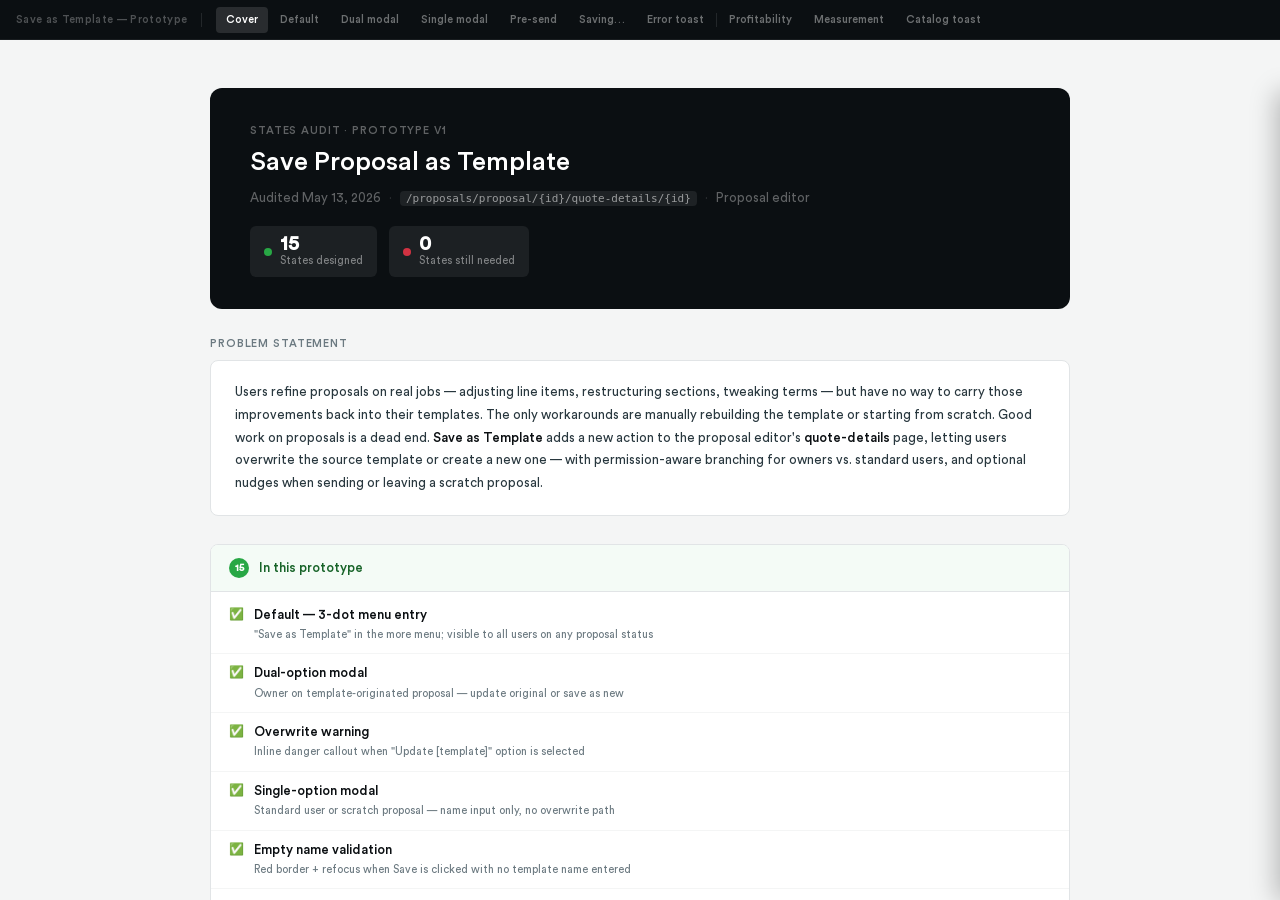
<file: save-as-template/index.html>
<!DOCTYPE html>
<html lang="en">
<head>
  <meta charset="UTF-8">
  <meta name="viewport" content="width=device-width, initial-scale=1.0">
  <title>Save as Template — Roofr Prototype</title>
  <style>
    @font-face {
      font-family: 'Circular Std';
      src: url('CircularStd-Book.woff2') format('woff2');
      font-weight: 400;
    }
    @font-face {
      font-family: 'Circular Std';
      src: url('CircularStd-Medium.woff2') format('woff2');
      font-weight: 500;
    }

    :root {
      --radius-sm: 4px; --radius-md: 6px; --radius-lg: 8px; --radius-xl: 16px; --radius-circle: 999px;
      --sp-xxs: 6px; --sp-xs: 8px; --sp-sm: 10px; --sp-md: 12px; --sp-lg: 16px;
      --sp-xl: 20px; --sp-xxl: 24px; --sp-xxxl: 32px;
      --h3: 20px; --h4: 18px; --body: 16px; --small: 13px; --smaller: 11px;
      --text-hi: #0B0F12; --text-default: #28373E; --text-muted: #6B7980;
      --text-inactive: #A6A8A9; --text-link: #126DD8; --text-link-hover: #0D509F;
      --text-inv: #FFFFFF; --text-danger: #D13242; --text-success: #269F42;
      --bg-default: #FFFFFF; --bg-secondary: #F4F5F5; --bg-tertiary: #FAFBFB;
      --bg-quaternary: #EDF0F2; --bg-contrast: #1373E3; --bg-inv: #0B0F12;
      --bg-overlay: rgba(0,0,0,0.3);
      --bg-accent-primary: #F3F8FD; --bg-accent-danger: #FDF5F6;
      --bg-accent-success: #F4FBF6; --bg-accent-upgrade: #FFFAED;
      --border-default: #E1E4E6; --border-primary: #1373E3;
      --border-primary-subtle: #89B9F1; --border-danger: #DC3545;
      --border-danger-subtle: #F5C2C7; --border-success-subtle: #BFE5C7;
      --icon-primary: #126DD8; --icon-error: #D13242; --icon-success: #28A745;
      --icon-muted: #6B7980;
      --btn-2nd: #F4F5F5; --btn-2nd-hover: #E1E4E6;
      --card-fill: #FFFFFF; --card-hover: #F3F8FD; --card-active: #F3F8FD;
      --card-border: #E1E4E6; --card-border-hover: #1373E3;
      --input-border: #E1E4E6; --input-border-hover: #89B9F1; --input-border-active: #1373E3;
      --toast-s-fill: #F4FBF6; --toast-s-border: #BFE5C7; --toast-s-icon: #28A745;
      --toast-e-fill: #FDF5F6; --toast-e-border: var(--border-danger); --toast-e-icon: var(--icon-error);
    }

    *, *::before, *::after { box-sizing: border-box; margin: 0; padding: 0; }

    body {
      font-family: 'Circular Std', -apple-system, BlinkMacSystemFont, sans-serif;
      font-weight: 400;
      font-size: var(--body);
      color: var(--text-default);
      background: var(--bg-secondary);
      display: flex;
      flex-direction: column;
      height: 100vh;
      overflow: hidden;
    }

    /* =============================================
       TOP BAR
    ============================================= */
    .topbar {
      height: 52px;
      background: var(--bg-default);
      border-bottom: 1px solid var(--border-default);
      display: flex;
      align-items: center;
      justify-content: space-between;
      padding: 0 var(--sp-xl);
      flex-shrink: 0;
      position: relative;
      z-index: 10;
    }

    .topbar-left {
      display: flex;
      align-items: center;
      gap: var(--sp-lg);
      flex: 1;
    }

    .back-link {
      display: flex;
      align-items: center;
      gap: 5px;
      color: var(--text-link);
      font-size: var(--small);
      font-weight: 500;
      cursor: pointer;
      text-decoration: none;
      white-space: nowrap;
      transition: color 150ms ease;
    }
    .back-link:hover { color: var(--text-link-hover); }
    .back-link svg {
      width: 16px; height: 16px; stroke: currentColor; fill: none;
      stroke-width: 2px; stroke-linecap: round; stroke-linejoin: round;
    }

    .autosave {
      display: flex;
      align-items: center;
      gap: 4px;
      font-size: var(--smaller);
      color: var(--text-inactive);
    }
    .autosave svg {
      width: 13px; height: 13px; stroke: currentColor; fill: none;
      stroke-width: 1.75px; stroke-linecap: round; stroke-linejoin: round;
    }

    .topbar-center {
      position: absolute;
      left: 50%;
      transform: translateX(-50%);
      display: flex;
      align-items: center;
      gap: 6px;
    }

    .topbar-title {
      font-size: var(--body);
      font-weight: 500;
      color: var(--text-hi);
      white-space: nowrap;
    }

    .topbar-edit {
      background: none; border: none; cursor: pointer; padding: 2px;
      color: var(--text-inactive); display: flex; align-items: center;
      border-radius: var(--radius-sm);
      transition: color 150ms ease;
    }
    .topbar-edit:hover { color: var(--text-muted); }
    .topbar-edit svg {
      width: 14px; height: 14px; stroke: currentColor; fill: none;
      stroke-width: 1.75px; stroke-linecap: round; stroke-linejoin: round;
    }

    .topbar-right {
      display: flex;
      align-items: center;
      gap: var(--sp-xs);
      flex: 1;
      justify-content: flex-end;
    }

    /* =============================================
       BUTTONS
    ============================================= */
    .btn {
      display: inline-flex; align-items: center; justify-content: center;
      gap: 6px; padding: 0 var(--sp-xl); height: 36px;
      border-radius: var(--radius-circle);
      font-family: inherit; font-size: var(--small); font-weight: 500;
      cursor: pointer; border: none; white-space: nowrap;
      transition: background 150ms ease, color 150ms ease, box-shadow 150ms ease;
      line-height: 1;
    }
    .btn svg {
      width: 14px; height: 14px; stroke: currentColor; fill: none;
      stroke-width: 1.75px; stroke-linecap: round; stroke-linejoin: round;
      flex-shrink: 0;
    }
    .btn-primary { background: var(--bg-contrast); color: #fff; }
    .btn-primary:hover { background: #126DD8; }
    .btn-ghost-nav {
      background: var(--btn-2nd); color: var(--text-default); border: none;
    }
    .btn-ghost-nav:hover { background: var(--btn-2nd-hover); }
    .btn-alt {
      background: #E7F1FC; color: #126DD8; border: none;
    }
    .btn-alt:hover { background: #B8D5F7; }
    .btn-icon {
      width: 32px; height: 32px; padding: 0; border-radius: var(--radius-circle);
      background: none; border: none; color: var(--text-muted);
      cursor: pointer; display: flex; align-items: center; justify-content: center;
      transition: background 150ms ease, color 150ms ease;
    }
    .btn-icon:hover { background: var(--btn-2nd); color: var(--text-default); }
    .btn-icon svg {
      width: 15px; height: 15px; stroke: currentColor; fill: none;
      stroke-width: 1.75px; stroke-linecap: round; stroke-linejoin: round;
    }
    .btn-alt-icon {
      width: 36px; height: 36px; padding: 0; border-radius: var(--radius-circle);
      background: #E7F1FC; border: none; color: #126DD8;
      cursor: pointer; display: flex; align-items: center; justify-content: center;
      transition: background 150ms ease;
    }
    .btn-alt-icon:hover { background: #B8D5F7; }
    .btn-alt-icon svg {
      width: 15px; height: 15px; stroke: currentColor; fill: none;
      stroke-width: 1.75px; stroke-linecap: round; stroke-linejoin: round;
    }
    .btn-link-sm {
      background: none; border: none; color: var(--text-link);
      font-family: inherit; font-size: var(--small); font-weight: 400;
      cursor: pointer; padding: 0; line-height: 1;
    }
    .btn-link-sm:hover { color: var(--text-link-hover); text-decoration: underline; }

    /* Won tag — green variant */
    .tag-won {
      display: inline-flex; align-items: center; gap: 4px;
      padding: 2px 8px; height: 24px;
      border-radius: var(--radius-sm);
      background: #D4EDDA; border: 1px solid #BFE5C7;
      font-size: var(--small); font-weight: 500; color: #186429;
      white-space: nowrap;
    }
    .tag-won svg {
      width: 12px; height: 12px; stroke: #186429; fill: none;
      stroke-width: 2px; stroke-linecap: round; stroke-linejoin: round;
    }

    /* Tag component — orange variant, Default size */
    .tag-draft {
      display: inline-flex; align-items: center; gap: 4px;
      padding: 2px 8px; height: 24px;
      border-radius: var(--radius-sm);
      background: #FCE7D4;
      border: 1px solid #FFFFFF;
      font-size: var(--small); font-weight: 500; line-height: 150%;
      color: #915219;
      white-space: nowrap;
    }
    .tag-draft svg {
      width: 16px; height: 16px; stroke: #915219; fill: none;
      stroke-width: 1.75px; stroke-linecap: round; stroke-linejoin: round;
      flex-shrink: 0;
    }

    /* More menu */
    .more-wrap { position: relative; }
    .more-menu {
      position: absolute; top: calc(100% + 6px); right: 0;
      background: var(--bg-default);
      border: 1px solid var(--border-default);
      border-radius: var(--radius-lg);
      box-shadow: 0 4px 16px rgba(0,0,0,0.1);
      width: 210px;
      z-index: 50;
      overflow: hidden;
      opacity: 0; pointer-events: none;
      transform: translateY(-4px);
      transition: opacity 150ms ease, transform 150ms ease;
    }
    .more-menu.open { opacity: 1; pointer-events: auto; transform: translateY(0); }
    .more-item {
      display: flex; align-items: center; gap: var(--sp-sm);
      padding: 10px 14px;
      font-size: var(--small); color: var(--text-default);
      cursor: pointer;
      transition: background 150ms ease;
    }
    .more-item:hover { background: var(--bg-secondary); }
    .more-item svg {
      width: 15px; height: 15px; stroke: currentColor; fill: none;
      stroke-width: 1.75px; stroke-linecap: round; stroke-linejoin: round;
      color: var(--icon-muted); flex-shrink: 0;
    }
    .more-item-divider { height: 1px; background: var(--border-default); }

    /* =============================================
       LAYOUT
    ============================================= */
    .editor {
      flex: 1;
      display: flex;
      overflow: hidden;
    }

    /* =============================================
       LEFT PANEL
    ============================================= */
    .left-panel {
      width: 216px;
      background: var(--bg-default);
      border-right: 1px solid var(--border-default);
      display: flex;
      flex-direction: column;
      flex-shrink: 0;
      overflow-y: auto;
      position: relative;
    }

    .panel-section {
      padding: var(--sp-lg);
      border-bottom: 1px solid var(--border-default);
    }
    .panel-section:last-child { border-bottom: none; }

    .panel-section-label {
      font-size: var(--smaller); font-weight: 500;
      color: var(--text-muted);
      margin-bottom: var(--sp-sm);
    }

    /* Accordion */
    .accordion-header {
      display: flex; align-items: center; justify-content: space-between;
      cursor: pointer; user-select: none;
    }
    .accordion-header .panel-section-label { margin-bottom: 0; }
    .accordion-meta {
      display: flex; align-items: center; gap: 6px;
    }
    .accordion-count {
      font-size: var(--smaller); color: var(--text-muted);
      background: var(--bg-secondary);
      border-radius: var(--radius-circle);
      padding: 1px 7px; min-width: 20px; text-align: center; line-height: 18px;
    }
    .accordion-chevron {
      width: 14px; height: 14px; stroke: var(--text-muted); fill: none;
      stroke-width: 2px; stroke-linecap: round; stroke-linejoin: round;
      transition: transform 220ms ease; flex-shrink: 0;
    }
    .panel-section.accordion-open .accordion-chevron { transform: rotate(180deg); }
    .accordion-body {
      overflow: hidden;
      max-height: 0; opacity: 0;
      transition: max-height 250ms ease, opacity 200ms ease, margin-top 200ms ease;
    }
    .panel-section.accordion-open .accordion-body {
      max-height: 300px; opacity: 1; margin-top: var(--sp-sm);
    }

    .customer-card {
      background: var(--bg-default);
      border: 1px solid var(--border-default);
      border-radius: var(--radius-lg);
      padding: var(--sp-md);
      display: flex;
      align-items: flex-start;
      justify-content: space-between;
      gap: var(--sp-xs);
    }
    .customer-name {
      font-size: var(--body); font-weight: 500; color: var(--text-hi);
      margin-bottom: 6px;
    }
    .customer-info-row {
      display: flex; align-items: center; gap: 6px;
      font-size: var(--smaller); color: var(--text-muted); margin-top: 3px;
    }
    .customer-info-row svg {
      width: 12px; height: 12px; stroke: var(--icon-primary); fill: none;
      stroke-width: 1.75px; stroke-linecap: round; stroke-linejoin: round;
      flex-shrink: 0;
    }
    .customer-more {
      background: none; border: none; cursor: pointer;
      color: var(--text-muted); padding: 0;
      display: flex; align-items: center;
    }
    .customer-more svg {
      width: 14px; height: 14px; stroke: currentColor; fill: none;
      stroke-width: 1.75px; stroke-linecap: round; stroke-linejoin: round;
    }

    .cosigner-btn {
      margin-top: var(--sp-sm);
      width: 100%; padding: 7px 12px;
      border: 1px solid var(--border-default);
      border-radius: var(--radius-circle);
      background: var(--bg-default);
      font-family: inherit; font-size: var(--smaller); font-weight: 500;
      color: var(--text-default); cursor: pointer;
      transition: background 150ms ease;
    }
    .cosigner-btn:hover { background: var(--bg-secondary); }

    .related-links { display: flex; flex-direction: column; gap: 6px; }
    .related-link {
      display: flex; align-items: center; gap: 6px;
      font-size: var(--small); color: var(--text-link); cursor: pointer;
      text-decoration: none;
      transition: color 150ms ease;
    }
    .related-link:hover { color: var(--text-link-hover); }
    .related-link svg {
      width: 14px; height: 14px; stroke: currentColor; fill: none;
      stroke-width: 1.75px; stroke-linecap: round; stroke-linejoin: round;
      flex-shrink: 0;
    }

    .related-based {
      display: flex; flex-direction: column; gap: 2px;
    }
    .related-based-label {
      font-size: 9px; text-transform: uppercase; letter-spacing: 0.06em;
      color: var(--text-inactive); font-weight: 500; line-height: 1;
    }
    .related-based-name {
      display: flex; align-items: center; gap: 6px;
      font-size: var(--small); line-height: 150%;
    }
    .related-based.clickable { cursor: pointer; }
    .related-based.clickable .related-based-name { color: var(--text-link); }
    .related-based.clickable:hover .related-based-name { color: var(--text-link-hover); }
    .related-based.deleted .related-based-name { color: var(--text-inactive); cursor: default; }
    .related-based svg {
      width: 14px; height: 14px; stroke: currentColor; fill: none;
      stroke-width: 1.75px; stroke-linecap: round; stroke-linejoin: round;
      flex-shrink: 0;
    }
    .related-based-sub { font-size: var(--smaller); color: var(--text-inactive); display: block; margin-top: 1px; }

    /* Proposal sections */
    .sections-header {
      display: flex; align-items: center; gap: 5px;
      font-size: var(--smaller); font-weight: 500;
      color: var(--text-muted);
      margin-bottom: var(--sp-xs);
    }
    .sections-header svg {
      width: 13px; height: 13px; stroke: currentColor; fill: none;
      stroke-width: 1.75px; stroke-linecap: round; stroke-linejoin: round;
    }

    .section-item {
      display: flex; align-items: center;
      height: 36px; padding: 0 var(--sp-sm);
      border-left: 3px solid transparent;
      cursor: pointer;
      transition: background 150ms ease;
      border-radius: 0 var(--radius-sm) var(--radius-sm) 0;
      position: relative;
    }
    .section-item:hover { background: var(--bg-secondary); }
    .section-item.active { border-left-color: var(--border-primary); background: var(--bg-secondary); }
    .section-item.cover-item { background: var(--bg-secondary); font-weight: 500; }

    .section-drag {
      width: 14px; color: var(--text-inactive); margin-right: 4px;
      font-size: 11px; letter-spacing: -1px; flex-shrink: 0;
    }
    .section-name {
      font-size: var(--small); color: var(--text-default); flex: 1;
      white-space: nowrap; overflow: hidden; text-overflow: ellipsis;
    }
    .section-item.active .section-name { font-weight: 500; }
    .section-actions { display: flex; align-items: center; gap: 2px; }
    .section-btn {
      width: 22px; height: 22px; border-radius: var(--radius-sm);
      border: none; background: none; cursor: pointer;
      display: flex; align-items: center; justify-content: center;
      color: var(--text-muted); transition: background 150ms ease;
    }
    .section-btn:hover { background: var(--border-default); }
    .section-btn svg {
      width: 12px; height: 12px; stroke: currentColor; fill: none;
      stroke-width: 2px; stroke-linecap: round; stroke-linejoin: round;
    }

    .section-group-label {
      display: flex; align-items: center; justify-content: space-between;
      padding: var(--sp-xs) var(--sp-sm) 0;
    }
    .section-group-name {
      font-size: var(--small); font-weight: 500; color: var(--text-default);
    }
    .section-group-add {
      width: 22px; height: 22px; border-radius: var(--radius-sm);
      border: none; background: none; cursor: pointer;
      display: flex; align-items: center; justify-content: center;
      color: var(--icon-primary); transition: background 150ms ease;
    }
    .section-group-add:hover { background: var(--bg-accent-primary); }
    .section-group-add svg {
      width: 14px; height: 14px; stroke: currentColor; fill: none;
      stroke-width: 2px; stroke-linecap: round; stroke-linejoin: round;
    }

    .section-sub {
      padding-left: 28px;
    }

    .add-section-btn {
      margin: var(--sp-sm) var(--sp-lg) var(--sp-lg);
      border: 1.5px dashed var(--border-default);
      border-radius: var(--radius-lg);
      background: none; cursor: pointer;
      height: 36px; width: calc(100% - 32px);
      display: flex; align-items: center; justify-content: center;
      color: var(--text-muted); font-size: var(--small);
      transition: border-color 150ms ease, background 150ms ease;
    }
    .add-section-btn:hover { border-color: var(--border-primary); background: var(--bg-accent-primary); color: var(--text-link); }
    .add-section-btn svg {
      width: 14px; height: 14px; stroke: currentColor; fill: none;
      stroke-width: 2px; stroke-linecap: round; stroke-linejoin: round;
    }

    /* Collapse chevron */
    .panel-collapse {
      position: absolute; bottom: 80px; right: -12px;
      width: 24px; height: 24px;
      background: var(--bg-default);
      border: 1px solid var(--border-default);
      border-radius: 50%;
      cursor: pointer; z-index: 5;
      display: flex; align-items: center; justify-content: center;
      color: var(--text-muted);
      transition: background 150ms ease;
    }
    .panel-collapse:hover { background: var(--bg-secondary); }
    .panel-collapse svg {
      width: 12px; height: 12px; stroke: currentColor; fill: none;
      stroke-width: 2px; stroke-linecap: round; stroke-linejoin: round;
    }

    /* =============================================
       CANVAS AREA
    ============================================= */
    .canvas-wrap {
      flex: 1;
      overflow-y: auto;
      background: #E8EAEC;
      display: flex;
      flex-direction: column;
      align-items: center;
      padding: var(--sp-xl) 80px 80px var(--sp-xl);
      position: relative;
    }

    /* Right sidebar tools */
    .right-rail {
      position: fixed;
      top: 92px; right: 16px;
      bottom: 0;
      width: 64px;
      display: flex;
      flex-direction: column;
      align-items: center;
      justify-content: center;
      z-index: 20;
      pointer-events: none;
    }
    .right-rail-card {
      background: var(--bg-default);
      border: 1px solid var(--border-default);
      border-radius: var(--radius-lg);
      box-shadow: 0 2px 8px rgba(0,0,0,0.10);
      display: flex;
      flex-direction: column;
      align-items: center;
      padding: 6px;
      gap: 2px;
      pointer-events: all;
    }
    .rail-btn {
      position: relative;
      display: flex; flex-direction: column; align-items: center;
      gap: 4px; padding: 8px 6px;
      width: 52px; border-radius: var(--radius-md);
      background: none; border: none; cursor: pointer;
      color: var(--text-muted);
      transition: background 150ms ease, color 150ms ease;
    }
    .rail-btn:hover { background: var(--bg-secondary); color: var(--text-default); }
    .rail-btn svg {
      width: 18px; height: 18px; stroke: currentColor; fill: none;
      stroke-width: 1.75px; stroke-linecap: round; stroke-linejoin: round;
    }
    .rail-btn span {
      font-size: 9px; font-weight: 500; color: inherit;
      text-align: center; line-height: 1.3; white-space: normal;
      width: 44px;
    }
    .rail-btn-badge {
      position: absolute;
      top: 5px; right: 3px;
      width: 10px; height: 10px;
      background: #28A745;
      border-radius: 50%;
      border: 1.5px solid var(--bg-default);
      display: flex; align-items: center; justify-content: center;
    }
    .rail-btn-badge svg {
      width: 6px; height: 6px;
      stroke: #fff; fill: none;
      stroke-width: 2.5px; stroke-linecap: round; stroke-linejoin: round;
    }

    /* Section label above document */
    .section-label {
      width: 100%;
      max-width: 760px;
      font-size: var(--body);
      font-weight: 500;
      color: var(--text-hi);
      margin-bottom: var(--sp-lg);
      display: flex;
      align-items: center;
      justify-content: space-between;
    }

    /* The document/paper */
    .doc {
      width: 100%;
      max-width: 760px;
      background: var(--bg-default);
      border-radius: var(--radius-lg);
      overflow: hidden;
      box-shadow: 0 2px 12px rgba(0,0,0,0.08);
    }

    /* Cover section inside doc */
    .doc-cover {
      padding: 40px;
      display: flex;
      flex-direction: column;
      gap: var(--sp-xl);
    }
    .doc-cover-header {
      display: flex; gap: var(--sp-xl); align-items: flex-start;
    }
    .doc-cover-img {
      width: 120px; height: 80px;
      background: #EDF0F2; border-radius: var(--radius-md);
      flex-shrink: 0; display: flex; align-items: center; justify-content: center;
      color: #C4C4C4;
    }
    .doc-cover-img svg { width: 28px; height: 28px; stroke: currentColor; fill: none; stroke-width: 1.25px; stroke-linecap: round; stroke-linejoin: round; }
    .doc-cover-details { flex: 1; }
    .doc-cover-company { font-size: var(--h4); font-weight: 500; color: var(--text-hi); margin-bottom: 4px; }
    .doc-cover-address { font-size: var(--small); color: var(--text-muted); }
    .doc-cover-row { display: flex; gap: var(--sp-xl); flex-wrap: wrap; }
    .doc-cover-field { flex: 1; min-width: 160px; }
    .doc-cover-field-label { font-size: var(--smaller); color: var(--text-muted); margin-bottom: 2px; }
    .doc-cover-field-val { font-size: var(--small); color: var(--text-default); }

    /* Option tab bar — sits above the doc card in the gray canvas */
    .doc-option-bar {
      width: 100%;
      max-width: 760px;
      padding: 0 4px;
      display: flex; align-items: center; justify-content: space-between;
      height: 40px;
      margin-bottom: 8px;
    }
    .doc-option-name {
      font-size: var(--small); color: var(--text-muted); font-weight: 500;
    }
    .edit-option-btn {
      display: flex; align-items: center; gap: 5px;
      padding: 6px 12px; border: 1px solid var(--border-primary);
      border-radius: var(--radius-circle); background: var(--bg-default);
      font-family: inherit; font-size: var(--smaller); font-weight: 500;
      color: var(--text-link); cursor: pointer;
      transition: background 150ms ease;
    }
    .edit-option-btn:hover { background: var(--bg-accent-primary); }
    .edit-option-btn svg {
      width: 12px; height: 12px; stroke: currentColor; fill: none;
      stroke-width: 1.75px; stroke-linecap: round; stroke-linejoin: round;
    }

    /* Option content — flush, no card border */
    .doc-option-accent { height: 4px; background: #28A745; }
    .doc-option-header { padding: 20px 32px 16px; }
    .doc-option-title {
      font-size: var(--h4); font-weight: 600; color: var(--text-hi);
      display: flex; align-items: center; gap: 8px; margin-bottom: 6px;
    }
    .doc-option-title svg {
      width: 14px; height: 14px; stroke: var(--text-link); fill: none;
      stroke-width: 1.75px; stroke-linecap: round; stroke-linejoin: round;
    }
    .doc-add-summary {
      font-size: var(--small); color: var(--text-link); cursor: pointer;
      background: none; border: none; font-family: inherit; padding: 0;
    }
    .doc-add-summary:hover { color: var(--text-link-hover); text-decoration: underline; }

    .doc-items { border-top: 1px solid var(--border-default); }
    .doc-item-header {
      display: flex; align-items: center;
      padding: 8px 32px;
    }
    .doc-item-header .col-item { flex: 1; font-size: var(--smaller); color: var(--text-muted); }
    .col-price { width: 90px; font-size: var(--smaller); color: var(--text-muted); text-align: right; }
    .col-qty   { width: 52px; font-size: var(--smaller); color: var(--text-muted); text-align: right; }
    .col-sub   { width: 90px; font-size: var(--smaller); color: var(--text-muted); text-align: right; }

    .doc-item {
      display: flex; align-items: flex-start;
      padding: 14px 32px;
      border-bottom: 1px solid var(--border-default);
    }
    .doc-item-main { flex: 1; }
    .doc-item-title { font-size: var(--small); font-weight: 500; color: var(--text-hi); }
    .doc-item-desc { font-size: var(--smaller); color: var(--text-muted); margin-top: 4px; line-height: 1.55; }
    .doc-item .col-price,
    .doc-item .col-qty,
    .doc-item .col-sub {
      font-size: var(--small); color: var(--text-default); padding-top: 1px;
    }

    .doc-item-actions {
      display: flex; align-items: center; gap: 20px;
      padding: 14px 32px;
    }
    .doc-item-action-btn {
      display: flex; align-items: center; gap: 4px;
      font-size: var(--small); color: var(--text-link);
      background: none; border: none; cursor: pointer;
      font-family: inherit; padding: 0;
      transition: color 150ms ease;
    }
    .doc-item-action-btn:hover { color: var(--text-link-hover); }
    .doc-item-action-btn svg {
      width: 14px; height: 14px; stroke: currentColor; fill: none;
      stroke-width: 2px; stroke-linecap: round; stroke-linejoin: round;
    }

    .doc-subtotal {
      display: flex; align-items: center; justify-content: space-between;
      padding: 18px 32px 32px;
    }
    .doc-subtotal-label { font-size: var(--body); font-weight: 600; color: var(--text-hi); }
    .doc-subtotal-val   { font-size: var(--body); font-weight: 600; color: var(--text-hi); }

    /* Doc footer */
    .doc-footer { padding: 0 40px 28px; }
    .doc-footer-rule { height: 1px; background: var(--border-default); margin-bottom: 16px; }
    .doc-footer-body {
      display: flex; align-items: center; justify-content: space-between;
    }
    .doc-footer-info {
      display: flex; flex-direction: column; gap: 2px;
    }
    .doc-footer-info span {
      font-size: var(--smaller); color: var(--text-muted); line-height: 150%;
    }
    .doc-footer-logo {
      width: 48px; height: 48px; border-radius: 50%;
      background: #2F3030;
      display: flex; align-items: center; justify-content: center;
      font-size: var(--smaller); font-weight: 500; color: #fff;
      flex-shrink: 0;
    }

    /* Zoom bar */
    .zoom-bar {
      position: fixed;
      bottom: var(--sp-xl);
      right: var(--sp-xl);
      display: flex; align-items: center; gap: 2px;
      background: var(--bg-default);
      border: 1px solid var(--border-default);
      border-radius: var(--radius-circle);
      padding: 4px 8px;
      box-shadow: 0 2px 8px rgba(0,0,0,0.08);
      z-index: 5;
    }
    .zoom-btn {
      width: 28px; height: 28px; border-radius: 50%;
      background: none; border: none; cursor: pointer;
      color: var(--text-muted); display: flex; align-items: center; justify-content: center;
      transition: background 150ms ease;
    }
    .zoom-btn:hover { background: var(--bg-secondary); }
    .zoom-btn svg { width: 14px; height: 14px; stroke: currentColor; fill: none; stroke-width: 2px; stroke-linecap: round; stroke-linejoin: round; }
    .zoom-val {
      font-size: var(--small); color: var(--text-default);
      padding: 0 6px; cursor: pointer;
      display: flex; align-items: center; gap: 4px;
    }
    .zoom-val svg { width: 11px; height: 11px; stroke: currentColor; fill: none; stroke-width: 2px; stroke-linecap: round; }

    /* =============================================
       MODAL
    ============================================= */
    .overlay {
      position: fixed; inset: 0; background: var(--bg-overlay); z-index: 300;
      display: flex; align-items: center; justify-content: center;
      opacity: 0; pointer-events: none;
      transition: opacity 200ms ease;
    }
    .overlay.active { opacity: 1; pointer-events: auto; }
    .modal {
      background: var(--card-fill);
      border-radius: 16px;
      box-shadow: 0 4px 36px rgba(0,0,0,0.12);
      width: 480px; max-width: calc(100vw - 40px);
      transform: translateY(10px);
      transition: transform 200ms ease;
    }
    .overlay.active .modal { transform: translateY(0); }

    .modal-header {
      display: flex; align-items: flex-start; justify-content: space-between;
      gap: var(--sp-lg); padding: 24px 32px 0;
    }
    .modal-title { font-size: var(--h3); font-weight: 500; color: var(--text-hi); }
    .modal-sub { font-size: var(--small); color: var(--text-muted); margin-top: 3px; }
    .modal-x {
      width: 30px; height: 30px; border-radius: 50%;
      background: var(--btn-2nd); border: none; cursor: pointer;
      display: flex; align-items: center; justify-content: center;
      color: var(--text-muted); flex-shrink: 0; margin-top: 2px;
      transition: background 150ms ease;
    }
    .modal-x:hover { background: var(--btn-2nd-hover); color: var(--text-default); }
    .modal-x svg { width: 14px; height: 14px; stroke: currentColor; fill: none; stroke-width: 2px; stroke-linecap: round; stroke-linejoin: round; }
    .modal-hr { height: 1px; background: var(--border-default); margin-top: 20px; }
    .modal-body { padding: 20px 32px; display: flex; flex-direction: column; gap: 10px; }
    .modal-footer {
      display: flex; align-items: center; justify-content: space-between;
      padding: 0 32px 24px;
      border-top: 1px solid var(--border-default); padding-top: 20px;
    }

    /* Option cards */
    .opt-card {
      border: 1px solid var(--card-border);
      border-radius: var(--radius-lg);
      padding: var(--sp-lg);
      cursor: pointer;
      transition: border-color 150ms ease, background 150ms ease;
      background: var(--card-fill);
    }
    .opt-card:hover { background: var(--card-hover); border-color: var(--card-border-hover); }
    .opt-card.sel { background: var(--card-active); border-color: var(--card-border-hover); }

    .opt-top { display: flex; align-items: center; gap: var(--sp-sm); }
    .opt-radio {
      width: 18px; height: 18px; border-radius: 50%; flex-shrink: 0;
      border: 1.5px solid #C4C4C4; background: #fff;
      display: flex; align-items: center; justify-content: center;
      transition: border-color 150ms ease, background 150ms ease;
    }
    .opt-card.sel .opt-radio { border-color: #1373E3; background: #1373E3; }
    .opt-dot {
      width: 7px; height: 7px; border-radius: 50%; background: #fff;
      opacity: 0; transform: scale(0.3);
      transition: opacity 150ms ease, transform 150ms ease;
    }
    .opt-card.sel .opt-dot { opacity: 1; transform: scale(1); }
    .opt-label { font-size: var(--body); font-weight: 500; color: var(--text-hi); }
    .opt-desc { font-size: var(--small); color: var(--text-muted); padding-left: 27px; margin-top: 4px; line-height: 150%; }

    .opt-expand {
      padding-left: 27px;
      max-height: 0; opacity: 0; overflow: hidden;
      transition: max-height 250ms ease, opacity 200ms ease, margin-top 200ms ease;
    }
    .opt-card.sel .opt-expand { max-height: 160px; opacity: 1; margin-top: 10px; }

    .warn {
      background: var(--bg-accent-danger);
      border: 1px solid var(--border-danger-subtle);
      border-radius: var(--radius-md);
      padding: 9px 12px;
      display: flex; gap: var(--sp-xs); align-items: flex-start;
    }
    .warn svg { width: 14px; height: 14px; stroke: var(--icon-error); fill: none; stroke-width: 1.75px; stroke-linecap: round; stroke-linejoin: round; flex-shrink: 0; margin-top: 1px; }
    .warn-text { font-size: var(--small); color: var(--text-danger); line-height: 150%; }

    /* Form */
    .field { display: flex; flex-direction: column; gap: 4px; }
    .field-label { font-size: var(--small); font-weight: 500; color: var(--text-default); }
    .field-input {
      height: 44px; padding: 0 12px;
      border: 1px solid var(--input-border);
      border-radius: var(--radius-sm);
      font-family: inherit; font-size: var(--body);
      color: var(--text-default); background: var(--bg-default);
      outline: none; width: 100%;
      transition: border-color 150ms ease, box-shadow 150ms ease;
    }
    .field-input:hover { border-color: var(--input-border-hover); }
    .field-input:focus { border-color: var(--input-border-active); box-shadow: 0 0 0 2px #89B9F1; }
    .field-input::placeholder { color: #A6A8A9; }
    .field-input.err { border-color: var(--border-danger); box-shadow: 0 0 0 2px #E88B94; }

    /* Cancel / Save buttons in modal footer */
    .btn-cancel {
      height: 40px; padding: 0 var(--sp-xl); border-radius: var(--radius-circle);
      background: var(--btn-2nd); border: none; color: var(--text-default);
      font-family: inherit; font-size: var(--small); font-weight: 500; cursor: pointer;
      transition: background 150ms ease;
    }
    .btn-cancel:hover { background: var(--btn-2nd-hover); }
    .btn-save {
      height: 40px; padding: 0 var(--sp-xl); border-radius: var(--radius-circle);
      background: var(--bg-contrast); border: none; color: #fff;
      font-family: inherit; font-size: var(--small); font-weight: 500; cursor: pointer;
      transition: background 150ms ease;
      display: inline-flex; align-items: center; justify-content: center;
      position: relative; min-width: 120px;
    }
    .btn-save:hover { background: #126DD8; }

    /* Shingle loading state — --components-button-primary-loading: #89B9F1 */
    @keyframes dot-bounce {
      0%, 60%, 100% { transform: translateY(0); opacity: 0.45; }
      30%            { transform: translateY(-3px); opacity: 1; }
    }
    .btn-save.loading {
      background: #89B9F1; /* primary-loading token */
      cursor: not-allowed;
      pointer-events: none;
    }
    .btn-save.loading .btn-save-label { display: none; }
    .btn-save-loading {
      display: none;
      align-items: center;
      gap: 3px;
      color: #fff;
      font-size: var(--small);
      font-weight: 500;
    }
    .btn-save.loading .btn-save-loading { display: inline-flex; }
    .btn-save-dots {
      display: inline-flex; align-items: center; gap: 2px; margin-left: 1px;
    }
    .btn-save-dots span {
      width: 3px; height: 3px; border-radius: 50%;
      background: currentColor;
      animation: dot-bounce 0.9s ease-in-out infinite;
    }
    .btn-save-dots span:nth-child(2) { animation-delay: 0.15s; }
    .btn-save-dots span:nth-child(3) { animation-delay: 0.30s; }

    /* =============================================
       SEND DRAWER
    ============================================= */
    .send-drawer {
      position: fixed; top: 92px; right: 0;
      width: 380px; height: calc(100vh - 92px);
      background: var(--bg-inv);
      z-index: 250;
      display: flex; flex-direction: column;
      padding: 32px 28px 28px;
      transform: translateX(100%);
      transition: transform 320ms cubic-bezier(0.16, 1, 0.3, 1);
      box-shadow: -4px 0 24px rgba(0,0,0,0.25);
    }
    .send-drawer.open { transform: translateX(0); }
    .send-drawer-icon {
      width: 36px; height: 36px; border-radius: 50%;
      background: rgba(255,255,255,0.08);
      display: flex; align-items: center; justify-content: center;
      margin-bottom: 20px;
    }
    .send-drawer-icon svg {
      width: 18px; height: 18px; stroke: rgba(255,255,255,0.5); fill: none;
      stroke-width: 1.75px; stroke-linecap: round; stroke-linejoin: round;
    }
    .send-drawer-title {
      font-size: var(--body); font-weight: 500; color: #fff;
      margin-bottom: 10px;
    }
    .send-drawer-body {
      font-size: var(--small); color: rgba(255,255,255,0.55);
      line-height: 170%; flex: 1;
    }
    .send-drawer-body ul {
      margin: 10px 0 10px 16px;
      display: flex; flex-direction: column; gap: 5px;
    }
    .send-drawer-body strong { color: rgba(255,255,255,0.8); font-weight: 500; }
    .send-drawer-actions { display: flex; flex-direction: column; gap: 10px; margin-top: 28px; }

    /* Locked / Won state */
    .doc-locked .edit-option-btn { display: none !important; }
    .doc-locked .doc-option-title svg { display: none !important; }
    .doc-locked .doc-add-summary { display: none !important; }
    .doc-locked .doc-item-actions { display: none !important; }
    .doc-locked .doc-subtotal { padding-bottom: 40px; }

    /* =============================================
       SIM MODAL (prototype info)
    ============================================= */
    .sim-overlay {
      position: fixed; inset: 0; background: var(--bg-overlay); z-index: 400;
      display: flex; align-items: center; justify-content: center;
      opacity: 0; pointer-events: none;
      transition: opacity 200ms ease;
    }
    .sim-overlay.active { opacity: 1; pointer-events: auto; }
    .sim-modal {
      background: var(--bg-inv);
      border-radius: 12px;
      width: 400px; max-width: calc(100vw - 40px);
      padding: 28px 32px 24px;
      display: flex; flex-direction: column; gap: 16px;
      transform: translateY(10px);
      transition: transform 200ms ease;
    }
    .sim-overlay.active .sim-modal { transform: translateY(0); }
    .sim-modal-icon svg {
      width: 20px; height: 20px; stroke: rgba(255,255,255,0.4); fill: none;
      stroke-width: 1.75px; stroke-linecap: round; stroke-linejoin: round;
    }
    .sim-modal-body {
      font-size: var(--small); color: rgba(255,255,255,0.75); line-height: 160%;
    }
    .sim-modal-body strong { color: #fff; font-weight: 500; }
    .btn-tertiary {
      align-self: flex-start;
      background: none; border: 1px solid rgba(255,255,255,0.2);
      border-radius: var(--radius-circle);
      color: rgba(255,255,255,0.6);
      font-family: inherit; font-size: var(--small); font-weight: 500;
      padding: 0 var(--sp-lg); height: 36px; cursor: pointer;
      transition: border-color 150ms ease, color 150ms ease;
    }
    .btn-tertiary:hover { border-color: rgba(255,255,255,0.4); color: rgba(255,255,255,0.9); }

    /* =============================================
       TOAST
    ============================================= */
    .toast {
      position: fixed; top: 56px; left: 50%;
      transform: translateX(-50%) translateY(-8px);
      z-index: 500; width: 320px;
      padding: 11px 14px;
      border-radius: var(--radius-lg); border: 1px solid var(--toast-s-border);
      background: var(--toast-s-fill);
      display: flex; align-items: center; gap: 10px;
      opacity: 0; pointer-events: none;
      transition: opacity 150ms ease-out, transform 150ms ease-out;
    }
    .toast.show { opacity: 1; transform: translateX(-50%) translateY(0); pointer-events: auto; }
    .toast--error { border-color: var(--toast-e-border); background: var(--toast-e-fill); }
    .toast-icon svg { width: 22px; height: 22px; stroke: var(--toast-s-icon); fill: none; stroke-width: 1.75px; stroke-linecap: round; stroke-linejoin: round; }
    .toast--error .toast-icon svg { stroke: var(--toast-e-icon); }
    .toast-text { flex: 1; }
    .toast-title { font-size: var(--small); font-weight: 500; color: var(--text-hi); }
    .toast-msg { font-size: var(--smaller); color: var(--text-muted); margin-top: 1px; }

    /* =============================================
       DEMO PANEL
    ============================================= */
    .demo-wrap {
      position: fixed; bottom: 20px; right: 20px; z-index: 600;
      display: flex; flex-direction: column; align-items: flex-end; gap: 8px;
    }
    .demo-panel {
      background: #141a1d; border: 1px solid rgba(255,255,255,0.1);
      border-radius: var(--radius-lg); padding: 16px;
      display: none; flex-direction: column; gap: 13px; width: 226px;
      box-shadow: 0 8px 32px rgba(0,0,0,0.35);
    }
    .demo-panel.open { display: flex; }
    .demo-panel-title { font-size: var(--smaller); font-weight: 500; color: rgba(255,255,255,0.4); text-transform: uppercase; letter-spacing: 0.07em; }
    .demo-row { display: flex; flex-direction: column; gap: 4px; }
    .demo-row-label { font-size: var(--smaller); color: rgba(255,255,255,0.4); }
    .demo-select {
      background: rgba(255,255,255,0.07); border: 1px solid rgba(255,255,255,0.1);
      border-radius: var(--radius-sm); color: rgba(255,255,255,0.85);
      font-family: inherit; font-size: var(--small);
      padding: 6px 8px; width: 100%; cursor: pointer;
    }
    .demo-select option { background: #141a1d; }
    .demo-toggle {
      background: #141a1d; border: 1px solid rgba(255,255,255,0.14);
      border-radius: var(--radius-circle); color: rgba(255,255,255,0.7);
      font-family: inherit; font-size: var(--smaller); font-weight: 500;
      padding: 7px 14px; cursor: pointer;
      display: flex; align-items: center; gap: 6px;
      transition: background 150ms ease;
    }
    .demo-toggle:hover { background: #1e2528; }
    .demo-toggle svg { width: 13px; height: 13px; stroke: currentColor; fill: none; stroke-width: 1.75px; stroke-linecap: round; stroke-linejoin: round; }

    /* =============================================
       SHINGLE HINT COMPONENT
       Source: --components-hint-toast-banner-*
    ============================================= */
    :root {
      --hint-info-fill:    #F3F8FD; /* primary-fill */
      --hint-info-border:  #89B9F1; /* primary-outline */
      --hint-info-icon:    #126DD8; /* primary-icon */
      --hint-warn-fill:    #FAFBFB; /* tertiary-fill */
      --hint-warn-border:  #E1E4E6; /* tertiary-outline */
      --hint-warn-icon:    #C26D22; /* warning-icon */
      --hint-body-color:   #28373E; /* muted-body */
    }

    .modal-hint {
      display: flex; align-items: flex-start;
      gap: var(--sp-sm);
      padding: var(--sp-sm) var(--sp-md);
      border: 1px solid; border-radius: var(--radius-lg);
      width: 100%;
    }
    .modal-hint-icon {
      width: 16px; height: 16px; flex-shrink: 0; margin-top: 1px;
      stroke: currentColor; fill: none;
      stroke-width: 1.75px; stroke-linecap: round; stroke-linejoin: round;
    }
    .modal-hint-text {
      font-size: var(--small); line-height: 150%;
      color: var(--hint-body-color); font-weight: 400;
    }
    .modal-hint--info,
    .modal-hint--warning {
      background: var(--hint-warn-fill);    /* tertiary-fill: #FAFBFB */
      border-color: var(--hint-warn-border); /* tertiary-outline: #E1E4E6 */
      color: var(--hint-warn-icon);          /* warning-icon: #C26D22 */
    }

    /* Toast action link — catalog items */
    .toast-link {
      display: none; align-items: center; flex-shrink: 0; padding-left: 2px;
    }
    .toast-link.show { display: flex; }
    .toast-link a {
      font-size: var(--small); font-weight: 500;
      color: var(--text-link); text-decoration: none; white-space: nowrap;
    }
    .toast-link a:hover { color: var(--text-link-hover); text-decoration: underline; }
    .toast-dismiss {
      background: none; border: none; cursor: pointer; padding: 2px;
      color: var(--icon-muted); flex-shrink: 0; display: flex; align-items: center;
      border-radius: var(--radius-sm); transition: color 150ms ease;
    }
    .toast-dismiss:hover { color: var(--text-default); }
    .toast-dismiss svg { width: 14px; height: 14px; stroke: currentColor; fill: none; stroke-width: 2px; stroke-linecap: round; }

    /* =============================================
       PROTOTYPE NAV BAR
    ============================================= */
    .proto-nav {
      height: 40px;
      background: #0B0F12;
      border-bottom: 1px solid rgba(255,255,255,0.06);
      display: flex;
      align-items: center;
      padding: 0 16px;
      gap: 14px;
      flex-shrink: 0;
      z-index: 1000;
    }
    .proto-nav-label {
      font-size: 11px;
      font-weight: 500;
      color: rgba(255,255,255,0.28);
      white-space: nowrap;
      letter-spacing: 0.03em;
    }
    .proto-nav-sep {
      width: 1px;
      height: 14px;
      background: rgba(255,255,255,0.1);
      flex-shrink: 0;
    }
    .proto-nav-tabs {
      display: flex;
      align-items: center;
      gap: 2px;
    }
    .proto-tab {
      height: 26px;
      padding: 0 10px;
      border-radius: 4px;
      border: none;
      background: none;
      font-family: inherit;
      font-size: 11px;
      font-weight: 500;
      color: rgba(255,255,255,0.4);
      cursor: pointer;
      transition: background 150ms ease, color 150ms ease;
      white-space: nowrap;
    }
    .proto-tab:hover { background: rgba(255,255,255,0.07); color: rgba(255,255,255,0.75); }
    .proto-tab.active { background: rgba(255,255,255,0.12); color: #fff; }

    body.on-cover .topbar { display: none; }
    body.on-cover .demo-wrap,
    body.on-cover .zoom-bar,
    body.on-cover .right-rail { display: none !important; }

    /* =============================================
       COVER SCREEN
    ============================================= */
    .cover-screen {
      display: none;
      flex: 1;
      overflow-y: auto;
      background: var(--bg-secondary);
      padding: 48px 80px 80px;
    }
    .cover-screen.active { display: block; }

    .cover-inner {
      max-width: 860px;
      margin: 0 auto;
      display: flex;
      flex-direction: column;
      gap: 28px;
    }

    .cover-hero {
      background: var(--bg-inv);
      border-radius: 12px;
      padding: 36px 40px 32px;
    }
    .cover-hero-eyebrow {
      font-size: var(--smaller);
      font-weight: 500;
      color: rgba(255,255,255,0.35);
      text-transform: uppercase;
      letter-spacing: 0.08em;
      margin-bottom: 10px;
    }
    .cover-hero-title {
      font-size: 26px;
      font-weight: 500;
      color: #fff;
      margin-bottom: 12px;
      line-height: 1.2;
    }
    .cover-hero-meta {
      display: flex;
      align-items: center;
      flex-wrap: wrap;
      gap: 8px;
      font-size: var(--small);
      color: rgba(255,255,255,0.35);
    }
    .cover-hero-meta code {
      font-family: 'SF Mono', 'Fira Code', monospace;
      font-size: 11px;
      background: rgba(255,255,255,0.08);
      border-radius: 4px;
      padding: 1px 6px;
      color: rgba(255,255,255,0.55);
    }
    .cover-dot { opacity: 0.4; }
    .cover-hero-stats {
      display: flex;
      gap: 12px;
      margin-top: 20px;
    }
    .cover-stat {
      display: flex;
      align-items: center;
      gap: 8px;
      background: rgba(255,255,255,0.07);
      border-radius: var(--radius-md);
      padding: 8px 14px;
    }
    .cover-stat-num {
      font-size: 20px;
      font-weight: 600;
      color: #fff;
      line-height: 1;
    }
    .cover-stat-label {
      font-size: var(--smaller);
      color: rgba(255,255,255,0.45);
      line-height: 1.35;
    }
    .cover-stat-dot {
      width: 8px; height: 8px; border-radius: 50%; flex-shrink: 0;
    }
    .cover-stat-dot--green { background: #28A745; }
    .cover-stat-dot--red   { background: #D13242; }

    .cover-section-label {
      font-size: var(--smaller);
      font-weight: 500;
      text-transform: uppercase;
      letter-spacing: 0.08em;
      color: var(--text-muted);
      margin-bottom: 10px;
    }
    .cover-problem {
      font-size: var(--small);
      color: var(--text-default);
      line-height: 175%;
      background: var(--bg-default);
      border: 1px solid var(--border-default);
      border-radius: var(--radius-lg);
      padding: 20px 24px;
    }
    .cover-problem strong { color: var(--text-hi); font-weight: 500; }

    .cover-grid {
      display: grid;
      grid-template-columns: 1fr;
      gap: 20px;
    }
    .cover-col {
      background: var(--bg-default);
      border: 1px solid var(--border-default);
      border-radius: var(--radius-lg);
      overflow: hidden;
    }
    .cover-col-header {
      display: flex;
      align-items: center;
      gap: 10px;
      padding: 13px 18px;
      font-size: var(--small);
      font-weight: 500;
      border-bottom: 1px solid var(--border-default);
    }
    .cover-col-header--done  { background: var(--bg-accent-success); color: #186429; }
    .cover-col-header--missing { background: var(--bg-accent-danger); color: var(--text-danger); }
    .cover-col-count {
      width: 20px; height: 20px; border-radius: 50%;
      display: flex; align-items: center; justify-content: center;
      font-size: 10px; font-weight: 700; flex-shrink: 0;
    }
    .cover-col-header--done .cover-col-count    { background: #28A745; color: #fff; }
    .cover-col-header--missing .cover-col-count { background: var(--text-danger); color: #fff; }

    .cover-state-list { padding: 4px 0; }
    .cover-state-item {
      display: flex;
      align-items: flex-start;
      gap: 10px;
      padding: 10px 18px;
      border-bottom: 1px solid var(--bg-secondary);
    }
    .cover-state-item:last-child { border-bottom: none; }
    .cover-state-icon { font-size: 12px; flex-shrink: 0; margin-top: 2px; line-height: 1; }
    .cover-state-name {
      font-size: var(--small); font-weight: 500; color: var(--text-hi); line-height: 1.4;
      display: flex; align-items: center; gap: 6px; flex-wrap: wrap;
    }
    .cover-state-desc { font-size: var(--smaller); color: var(--text-muted); margin-top: 3px; line-height: 150%; }

    .cover-badge {
      display: inline-flex; align-items: center;
      padding: 1px 6px; border-radius: 4px;
      font-size: 10px; font-weight: 600; flex-shrink: 0;
    }
    .badge-high { background: #FDF5F6; color: var(--text-danger); border: 1px solid #F5C2C7; }
    .badge-med  { background: #FFFAED; color: #8B5E1A; border: 1px solid #FCDBA1; }
    .badge-low  { background: var(--bg-secondary); color: var(--text-muted); border: 1px solid var(--border-default); }

    .cover-question {
      background: var(--bg-accent-upgrade);
      border: 1px solid #FCDBA1;
      border-radius: var(--radius-md);
      padding: 12px 16px;
    }
    .cover-question-label {
      font-size: var(--smaller); font-weight: 500; color: #8B5E1A;
      text-transform: uppercase; letter-spacing: 0.06em; margin-bottom: 6px;
    }
    .cover-question-list {
      display: flex; flex-direction: column; gap: 5px;
      list-style: none; padding: 0; margin: 0;
    }
    .cover-question-list li {
      font-size: var(--smaller); color: #6B5020; line-height: 150%;
      padding-left: 12px; position: relative;
    }
    .cover-question-list li::before {
      content: '–'; position: absolute; left: 0; color: #FCDBA1;
    }

    .cover-sources {
      font-size: var(--smaller);
      color: var(--text-muted);
      line-height: 175%;
      padding: 16px 20px;
      background: var(--bg-default);
      border: 1px solid var(--border-default);
      border-radius: var(--radius-lg);
    }
    .cover-sources strong { color: var(--text-default); font-weight: 500; }
    .cover-sources code {
      font-family: 'SF Mono', 'Fira Code', monospace;
      font-size: 10px;
      background: var(--bg-secondary);
      border-radius: 3px;
      padding: 1px 5px;
      color: var(--text-default);
    }
  </style>
</head>
<body>

<!-- PROTOTYPE NAV -->
<div class="proto-nav">
  <span class="proto-nav-label">Save as Template — Prototype</span>
  <div class="proto-nav-sep"></div>
  <div class="proto-nav-tabs">
    <button class="proto-tab" id="tab-cover"    onclick="showScreen('cover')">Cover</button>
    <button class="proto-tab" id="tab-default"  onclick="showScreen('default')">Default</button>
    <button class="proto-tab" id="tab-dual"     onclick="showScreen('dual')">Dual modal</button>
    <button class="proto-tab" id="tab-single"   onclick="showScreen('single')">Single modal</button>
    <button class="proto-tab" id="tab-presend"  onclick="showScreen('presend')">Pre-send</button>
    <button class="proto-tab" id="tab-saving"      onclick="showScreen('saving')">Saving…</button>
    <button class="proto-tab" id="tab-error-toast" onclick="showScreen('error-toast')">Error toast</button>
    <div class="proto-nav-sep"></div>
    <button class="proto-tab" id="tab-profitability" onclick="showScreen('profitability')">Profitability</button>
    <button class="proto-tab" id="tab-measurement"   onclick="showScreen('measurement')">Measurement</button>
    <button class="proto-tab" id="tab-catalog"       onclick="showScreen('catalog')">Catalog toast</button>
  </div>
</div>

<!-- TOP BAR -->
<div class="topbar">
  <div class="topbar-left">
    <a class="back-link">
      <svg viewBox="0 0 24 24"><polyline points="15 18 9 12 15 6"/></svg>
      Back to proposals
    </a>
    <span class="autosave">
      <svg viewBox="0 0 24 24"><path d="M19 21H5a2 2 0 0 1-2-2V5a2 2 0 0 1 2-2h11l5 5v11a2 2 0 0 1-2 2z"/><polyline points="17 21 17 13 7 13 7 21"/><polyline points="7 3 7 8 15 8"/></svg>
      Changes auto-saved
    </span>
  </div>

  <div class="topbar-center">
    <span class="topbar-title" id="topbarTitle">35 Daniel Street, Plattsville, ON N0J 1S0</span>
    <button class="topbar-edit">
      <svg viewBox="0 0 24 24"><path d="M11 4H4a2 2 0 0 0-2 2v14a2 2 0 0 0 2 2h14a2 2 0 0 0 2-2v-7"/><path d="M18.5 2.5a2.121 2.121 0 0 1 3 3L12 15l-4 1 1-4 9.5-9.5z"/></svg>
    </button>
  </div>

  <div class="topbar-right">
    <span class="tag-draft" id="statusDraft">
      <svg viewBox="0 0 24 24"><path d="M14 2H6a2 2 0 0 0-2 2v16a2 2 0 0 0 2 2h12a2 2 0 0 0 2-2V8z"/><polyline points="14 2 14 8 20 8"/></svg>
      Draft
    </span>
    <div class="more-wrap">
      <button class="btn-alt-icon" id="moreBtn" onclick="toggleMore()">
        <svg viewBox="0 0 24 24"><circle cx="12" cy="5" r="1"/><circle cx="12" cy="12" r="1"/><circle cx="12" cy="19" r="1"/></svg>
      </button>
      <div class="more-menu" id="moreMenu">
        <div class="more-item" onclick="openModal()">
          <svg viewBox="0 0 24 24"><path d="M14 2H6a2 2 0 0 0-2 2v16a2 2 0 0 0 2 2h12a2 2 0 0 0 2-2V8z"/><polyline points="14 2 14 8 20 8"/><line x1="12" y1="18" x2="12" y2="12"/><line x1="9" y1="15" x2="15" y2="15"/></svg>
          Save as Template
        </div>
        <div class="more-item">
          <svg viewBox="0 0 24 24" fill="none"><path d="M21 15V19C21 19.5304 20.7893 20.0391 20.4142 20.4142C20.0391 20.7893 19.5304 21 19 21H5C4.46957 21 3.96086 20.7893 3.58579 20.4142C3.21071 20.0391 3 19.5304 3 19V15M7 10L12 15M12 15L17 10M12 15V3" stroke="currentColor" stroke-width="1.75" stroke-linecap="round" stroke-linejoin="round"/></svg>
          Download PDF
        </div>
        <div class="more-item" style="color:var(--text-danger)">
          <svg viewBox="0 0 24 24" style="stroke:var(--icon-error)"><polyline points="3 6 5 6 21 6"/><path d="M19 6l-1 14a2 2 0 0 1-2 2H8a2 2 0 0 1-2-2L5 6"/><path d="M10 11v6"/><path d="M14 11v6"/><path d="M9 6V4a1 1 0 0 1 1-1h4a1 1 0 0 1 1 1v2"/></svg>
          Delete proposal
        </div>
      </div>
    </div>
    <button class="btn btn-alt" id="previewBtn">Preview</button>
    <button class="btn btn-primary" id="sendBtn" onclick="openPresend()">Send</button>
  </div>
</div>

<!-- EDITOR BODY -->
<div class="editor" id="editorBody">

  <!-- LEFT PANEL -->
  <div class="left-panel">

    <!-- Customer -->
    <div class="panel-section">
      <div class="panel-section-label">Customer</div>
      <div class="customer-card">
        <div>
          <div class="customer-name">Marcus Johnson</div>
          <div class="customer-info-row">
            <svg viewBox="0 0 24 24"><path d="M4 4h16c1.1 0 2 .9 2 2v12c0 1.1-.9 2-2 2H4c-1.1 0-2-.9-2-2V6c0-1.1.9-2 2-2z"/><polyline points="22,6 12,13 2,6"/></svg>
            marcus.j@gmail.com
          </div>
          <div class="customer-info-row">
            <svg viewBox="0 0 24 24"><path d="M22 16.92v3a2 2 0 0 1-2.18 2 19.79 19.79 0 0 1-8.63-3.07A19.5 19.5 0 0 1 4.69 12 19.79 19.79 0 0 1 1.61 3.41 2 2 0 0 1 3.6 1.22h3a2 2 0 0 1 2 1.72c.127.96.361 1.903.7 2.81a2 2 0 0 1-.45 2.11L7.91 8.77a16 16 0 0 0 5.55 5.55l.95-.95a2 2 0 0 1 2.11-.45c.907.339 1.85.573 2.81.7A2 2 0 0 1 21 16.92z"/></svg>
            (416) 555-0192
          </div>
        </div>
        <button class="customer-more">
          <svg viewBox="0 0 24 24"><circle cx="12" cy="5" r="1"/><circle cx="12" cy="12" r="1"/><circle cx="12" cy="19" r="1"/></svg>
        </button>
      </div>
      <button class="cosigner-btn">Add cosigner</button>
    </div>

    <!-- Related -->
    <div class="panel-section accordion-open" id="relatedSection">
      <div class="accordion-header" onclick="toggleRelated()">
        <span class="panel-section-label">Related</span>
        <div class="accordion-meta">
          <span class="accordion-count" id="relatedCount">2</span>
          <svg class="accordion-chevron" viewBox="0 0 24 24"><polyline points="6 9 12 15 18 9"/></svg>
        </div>
      </div>
      <div class="accordion-body">
        <div class="related-links">
          <a class="related-link">
            <svg viewBox="0 0 24 24"><path d="M3 9l9-7 9 7v11a2 2 0 0 1-2 2H5a2 2 0 0 1-2-2z"/><polyline points="9 22 9 12 15 12 15 22"/></svg>
            View job details
          </a>
          <a class="related-link">
            <svg viewBox="0 0 24 24"><path d="M18 13v6a2 2 0 0 1-2 2H5a2 2 0 0 1-2-2V8a2 2 0 0 1 2-2h6"/><polyline points="15 3 21 3 21 9"/><line x1="10" y1="14" x2="21" y2="3"/></svg>
            View measurement
          </a>
          <div class="related-based" id="basedOnRow" style="display:none; margin-top: 6px;"></div>
        </div>
      </div>
    </div>

    <!-- Proposal sections -->
    <div class="panel-section" style="flex:1; padding-bottom: 0;">
      <div class="sections-header">
        Proposal sections
        <svg viewBox="0 0 24 24"><circle cx="12" cy="12" r="10"/><line x1="12" y1="8" x2="12" y2="12"/><line x1="12" y1="16" x2="12.01" y2="16"/></svg>
      </div>

      <div class="section-item cover-item">
        <span class="section-name">Cover</span>
      </div>

      <div class="section-group-label">
        <span class="section-group-name">
          <span class="section-drag" style="font-size:13px;color:#C4C4C4;margin-right:2px">⠿</span>
          Estimate
        </span>
        <button class="section-group-add">
          <svg viewBox="0 0 24 24"><line x1="12" y1="5" x2="12" y2="19"/><line x1="5" y1="12" x2="19" y2="12"/></svg>
        </button>
      </div>
      <div class="section-item active section-sub">
        <span class="section-name">Asphalt Option</span>
        <div class="section-actions">
          <button class="section-btn">
            <svg viewBox="0 0 24 24"><circle cx="12" cy="5" r="1"/><circle cx="12" cy="12" r="1"/><circle cx="12" cy="19" r="1"/></svg>
          </button>
        </div>
      </div>
      <div class="section-item section-sub">
        <span class="section-name" style="color:var(--text-muted)">Summary</span>
      </div>

      <div class="section-item cover-item" style="margin-top:2px;">
        <span class="section-drag" style="font-size:13px;color:#C4C4C4;margin-right:2px">⠿</span>
        <span class="section-name">Photos</span>
        <div class="section-actions">
          <button class="section-btn">
            <svg viewBox="0 0 24 24"><path d="M1 12s4-8 11-8 11 8 11 8-4 8-11 8-11-8-11-8z"/><circle cx="12" cy="12" r="3"/></svg>
          </button>
        </div>
      </div>
    </div>

    <button class="add-section-btn">
      <svg viewBox="0 0 24 24"><line x1="12" y1="5" x2="12" y2="19"/><line x1="5" y1="12" x2="19" y2="12"/></svg>
    </button>

    <button class="panel-collapse">
      <svg viewBox="0 0 24 24"><polyline points="15 18 9 12 15 6"/></svg>
    </button>
  </div>

  <!-- CANVAS -->
  <div class="canvas-wrap" onclick="closeMore()">
    <!-- Option bar — above the doc card -->
    <div class="doc-option-bar">
      <span class="doc-option-name">Option 1</span>
      <div style="display:flex;align-items:center;gap:8px;">
        <button class="btn-icon" style="width:28px;height:28px;">
          <svg viewBox="0 0 24 24"><rect x="9" y="9" width="13" height="13" rx="2"/><path d="M5 15H4a2 2 0 0 1-2-2V4a2 2 0 0 1 2-2h9a2 2 0 0 1 2 2v1"/></svg>
        </button>
        <button class="edit-option-btn">
          <svg viewBox="0 0 24 24"><path d="M11 4H4a2 2 0 0 0-2 2v14a2 2 0 0 0 2 2h14a2 2 0 0 0 2-2v-7"/><path d="M18.5 2.5a2.121 2.121 0 0 1 3 3L12 15l-4 1 1-4 9.5-9.5z"/></svg>
          Edit option
        </button>
      </div>
    </div>

    <div class="doc">
      <!-- Option content -->
      <div class="doc-option-accent"></div>
      <div class="doc-option-header">
        <div class="doc-option-title">
          Option 1
          <svg viewBox="0 0 24 24"><path d="M11 4H4a2 2 0 0 0-2 2v14a2 2 0 0 0 2 2h14a2 2 0 0 0 2-2v-7"/><path d="M18.5 2.5a2.121 2.121 0 0 1 3 3L12 15l-4 1 1-4 9.5-9.5z"/></svg>
        </div>
        <button class="doc-add-summary">Add summary</button>
      </div>
      <div class="doc-items">
        <div class="doc-item-header">
          <span class="col-item">Item</span>
          <span class="col-price">Unit price</span>
          <span class="col-qty">Qty</span>
          <span class="col-sub">Subtotal</span>
        </div>
        <div class="doc-item">
          <div class="doc-item-main">
            <div class="doc-item-title">Architectural Shingle R&amp;R</div>
            <div class="doc-item-desc">Owens Corning Duration — Estate Gray</div>
          </div>
          <div class="col-price">$380</div>
          <div class="col-qty">32 sq</div>
          <div class="col-sub">$12,160</div>
        </div>
        <div class="doc-item">
          <div class="doc-item-main">
            <div class="doc-item-title">Ice &amp; Water Shield</div>
            <div class="doc-item-desc">Eaves, valleys, penetrations</div>
          </div>
          <div class="col-price">$95</div>
          <div class="col-qty">8 sq</div>
          <div class="col-sub">$760</div>
        </div>
        <div class="doc-item">
          <div class="doc-item-main">
            <div class="doc-item-title">Ridge Cap</div>
            <div class="doc-item-desc">High-profile hip and ridge</div>
          </div>
          <div class="col-price">$320</div>
          <div class="col-qty">1 bx</div>
          <div class="col-sub">$320</div>
        </div>
        <div class="doc-item">
          <div class="doc-item-main">
            <div class="doc-item-title">Drip Edge</div>
            <div class="doc-item-desc">Painted to match fascia</div>
          </div>
          <div class="col-price">$3.50</div>
          <div class="col-qty">180 lf</div>
          <div class="col-sub">$630</div>
        </div>
        <div class="doc-item">
          <div class="doc-item-main">
            <div class="doc-item-title">Haul Away &amp; Disposal</div>
            <div class="doc-item-desc">Full cleanup, magnet sweep</div>
          </div>
          <div class="col-price">$350</div>
          <div class="col-qty">1 ls</div>
          <div class="col-sub">$350</div>
        </div>
      </div>
      <div class="doc-item-actions">
        <button class="doc-item-action-btn">
          <svg viewBox="0 0 24 24"><line x1="12" y1="5" x2="12" y2="19"/><line x1="5" y1="12" x2="19" y2="12"/></svg>
          Add item
        </button>
        <button class="doc-item-action-btn">
          <svg viewBox="0 0 24 24"><line x1="12" y1="5" x2="12" y2="19"/><line x1="5" y1="12" x2="19" y2="12"/></svg>
          Add section heading
        </button>
        <button class="doc-item-action-btn">
          <svg viewBox="0 0 24 24"><line x1="12" y1="5" x2="12" y2="19"/><line x1="5" y1="12" x2="19" y2="12"/></svg>
          Add upgrade
        </button>
      </div>
      <div class="doc-subtotal">
        <span class="doc-subtotal-label">Estimate subtotal</span>
        <span class="doc-subtotal-val">$14,220</span>
      </div>

      <!-- Footer -->
      <div class="doc-footer">
        <div class="doc-footer-rule"></div>
        <div class="doc-footer-body">
          <div class="doc-footer-info">
            <span>Jim McMahon</span>
            <span>Elite Team</span>
            <span>(416) 458-5987</span>
            <span>elite@roofr.com</span>
          </div>
          <div class="doc-footer-logo">Logo</div>
        </div>
      </div>
    </div>
  </div>
</div>

<!-- COVER SCREEN -->
<div class="cover-screen" id="coverScreen">
  <div class="cover-inner">

    <!-- Hero -->
    <div class="cover-hero">
      <div class="cover-hero-eyebrow">States Audit · Prototype v1</div>
      <h1 class="cover-hero-title">Save Proposal as Template</h1>
      <div class="cover-hero-meta">
        <span>Audited May 13, 2026</span>
        <span class="cover-dot">·</span>
        <code>/proposals/proposal/{id}/quote-details/{id}</code>
        <span class="cover-dot">·</span>
        <span>Proposal editor</span>
      </div>
      <div class="cover-hero-stats">
        <div class="cover-stat">
          <span class="cover-stat-dot cover-stat-dot--green"></span>
          <div>
            <div class="cover-stat-num">15</div>
            <div class="cover-stat-label">States designed</div>
          </div>
        </div>
        <div class="cover-stat">
          <span class="cover-stat-dot cover-stat-dot--red"></span>
          <div>
            <div class="cover-stat-num">0</div>
            <div class="cover-stat-label">States still needed</div>
          </div>
        </div>
      </div>
    </div>

    <!-- Problem -->
    <div>
      <div class="cover-section-label">Problem Statement</div>
      <div class="cover-problem">
        Users refine proposals on real jobs — adjusting line items, restructuring sections, tweaking terms — but have no way to carry those improvements back into their templates. The only workarounds are manually rebuilding the template or starting from scratch. Good work on proposals is a dead end. <strong>Save as Template</strong> adds a new action to the proposal editor's <strong>quote-details</strong> page, letting users overwrite the source template or create a new one — with permission-aware branching for owners vs. standard users, and optional nudges when sending or leaving a scratch proposal.
      </div>
    </div>

    <!-- States grid -->
    <div class="cover-grid">

      <!-- Left: Designed -->
      <div class="cover-col">
        <div class="cover-col-header cover-col-header--done">
          <span class="cover-col-count">15</span>
          In this prototype
        </div>
        <div class="cover-state-list">
          <div class="cover-state-item">
            <span class="cover-state-icon">✅</span>
            <div>
              <div class="cover-state-name">Default — 3-dot menu entry</div>
              <div class="cover-state-desc">"Save as Template" in the more menu; visible to all users on any proposal status</div>
            </div>
          </div>
          <div class="cover-state-item">
            <span class="cover-state-icon">✅</span>
            <div>
              <div class="cover-state-name">Dual-option modal</div>
              <div class="cover-state-desc">Owner on template-originated proposal — update original or save as new</div>
            </div>
          </div>
          <div class="cover-state-item">
            <span class="cover-state-icon">✅</span>
            <div>
              <div class="cover-state-name">Overwrite warning</div>
              <div class="cover-state-desc">Inline danger callout when "Update [template]" option is selected</div>
            </div>
          </div>
          <div class="cover-state-item">
            <span class="cover-state-icon">✅</span>
            <div>
              <div class="cover-state-name">Single-option modal</div>
              <div class="cover-state-desc">Standard user or scratch proposal — name input only, no overwrite path</div>
            </div>
          </div>
          <div class="cover-state-item">
            <span class="cover-state-icon">✅</span>
            <div>
              <div class="cover-state-name">Empty name validation</div>
              <div class="cover-state-desc">Red border + refocus when Save is clicked with no template name entered</div>
            </div>
          </div>
          <div class="cover-state-item">
            <span class="cover-state-icon">✅</span>
            <div>
              <div class="cover-state-name">Pre-send prompt</div>
              <div class="cover-state-desc">"Save as template before sending?" nudge before the send drawer opens</div>
            </div>
          </div>
          <div class="cover-state-item">
            <span class="cover-state-icon">✅</span>
            <div>
              <div class="cover-state-name">Toast — new template saved</div>
              <div class="cover-state-desc">Success toast with name + "Ready to use on future proposals"</div>
            </div>
          </div>
          <div class="cover-state-item">
            <span class="cover-state-icon">✅</span>
            <div>
              <div class="cover-state-name">Toast — template updated</div>
              <div class="cover-state-desc">Success toast with "Existing proposals are unaffected"</div>
            </div>
          </div>
          <div class="cover-state-item">
            <span class="cover-state-icon">✅</span>
            <div>
              <div class="cover-state-name">Source template deleted</div>
              <div class="cover-state-desc">Sidebar shows "Template no longer available" with no clickable link</div>
            </div>
          </div>
          <div class="cover-state-item">
            <span class="cover-state-icon">✅</span>
            <div>
              <div class="cover-state-name">Won / locked state</div>
              <div class="cover-state-desc">Post-send read-only view — Save as Template is no longer accessible</div>
            </div>
          </div>
          <div class="cover-state-item">
            <span class="cover-state-icon">✅</span>
            <div>
              <div class="cover-state-name">Profitability hint</div>
              <div class="cover-state-desc">Shingle info hint in modal — profitability settings won't carry into the template</div>
            </div>
          </div>
          <div class="cover-state-item">
            <span class="cover-state-icon">✅</span>
            <div>
              <div class="cover-state-name">Measurement section warning</div>
              <div class="cover-state-desc">Shingle warning hint in modal — measurement report section will be dropped from the template</div>
            </div>
          </div>
          <div class="cover-state-item">
            <span class="cover-state-icon">✅</span>
            <div>
              <div class="cover-state-name">Catalog items toast</div>
              <div class="cover-state-desc">Success toast with catalog item count and "View catalog →" link after template is saved</div>
            </div>
          </div>
          <div class="cover-state-item">
            <span class="cover-state-icon">✅</span>
            <div>
              <div class="cover-state-name">Saving in progress</div>
              <div class="cover-state-desc">Save Template button in Shingle loading state — spinner replaces label, button dims to primary-loading (#89B9F1), Cancel disabled</div>
            </div>
          </div>
          <div class="cover-state-item">
            <span class="cover-state-icon">✅</span>
            <div>
              <div class="cover-state-name">Error toast — save failed</div>
              <div class="cover-state-desc">Shingle error toast: "Save failed. Please try again." Shown after a failed save or async timeout</div>
            </div>
          </div>
        </div>
      </div>

      <!-- Right: Decisions + remaining gaps -->
      <div class="cover-col">
        <div class="cover-col-header cover-col-header--missing">
          <span class="cover-col-count">0</span>
          Still needed
        </div>
        <div class="cover-state-list">
          <div style="font-size:var(--smaller);color:var(--text-muted);padding:4px 0;">All states designed.</div>
        </div>

        <!-- Decisions log -->
        <div style="border-top:1px solid var(--border-default); padding: 12px 18px 8px;">
          <div style="font-size:var(--smaller);font-weight:500;text-transform:uppercase;letter-spacing:0.07em;color:var(--text-muted);margin-bottom:8px;">Resolved decisions</div>
          <div style="display:flex;flex-direction:column;gap:7px;">
            <div style="font-size:var(--smaller);color:var(--text-muted);line-height:150%;">
              <strong style="color:var(--text-default);font-weight:500;">Permission denied</strong> — "Save as Template" hidden entirely for users without PROPOSALS_TEMPLATES_CREATE. They only see the linked template in the sidebar.
            </div>
            <div style="font-size:var(--smaller);color:var(--text-muted);line-height:150%;">
              <strong style="color:var(--text-default);font-weight:500;">Duplicate names</strong> — Allowed. No validation needed.
            </div>
            <div style="font-size:var(--smaller);color:var(--text-muted);line-height:150%;">
              <strong style="color:var(--text-default);font-weight:500;">Long template name</strong> — System truncates, full name on tooltip hover.
            </div>
            <div style="font-size:var(--smaller);color:var(--text-muted);line-height:150%;">
              <strong style="color:var(--text-default);font-weight:500;">Pre-send scope</strong> — Only shows for proposals created without a template. Once per proposal.
            </div>
          </div>
        </div>
      </div>

    </div>

    <!-- Open questions -->
    <div>
      <div class="cover-section-label">Open Questions</div>
      <div class="cover-question">
        <div class="cover-question-label">From the PRD</div>
        <ul class="cover-question-list">
          <li>Where exactly does "Save as Template" live in the quote-details page? 3-dot menu only, or also a visible button in the top bar?</li>
          <li>What happens if the original template was deleted and an owner clicks "Save as Template"? Does Path A silently fall back to Path B, or show an error?</li>
        </ul>
      </div>
    </div>

    <!-- Sources -->
    <div class="cover-sources">
      <strong>Sources:</strong> roofr/roofr-dev —
      <code>apis/Template.js</code>
      <code>ProposalPolicy.php</code>
      <code>CreateTemplateFromProposalService.php</code>
      <code>TemplateStoreService.php</code>
      <code>ProposalActionButtons.tsx</code>
      · Figma: none provided · Jira: none provided ·
      Page: <code>/dashboard/team/{id}/proposals/proposal/{id}/quote-details/{id}</code>
    </div>

  </div>
</div>

<!-- RIGHT RAIL -->
<div class="right-rail">
  <div class="right-rail-card">
    <button class="rail-btn">
      <svg viewBox="0 0 24 24"><circle cx="12" cy="12" r="3"/><path d="M19.4 15a1.65 1.65 0 0 0 .33 1.82l.06.06a2 2 0 0 1-2.83 2.83l-.06-.06a1.65 1.65 0 0 0-1.82-.33 1.65 1.65 0 0 0-1 1.51V21a2 2 0 0 1-4 0v-.09A1.65 1.65 0 0 0 9 19.4a1.65 1.65 0 0 0-1.82.33l-.06.06a2 2 0 0 1-2.83-2.83l.06-.06A1.65 1.65 0 0 0 4.68 15a1.65 1.65 0 0 0-1.51-1H3a2 2 0 0 1 0-4h.09A1.65 1.65 0 0 0 4.6 9a1.65 1.65 0 0 0-.33-1.82l-.06-.06a2 2 0 0 1 2.83-2.83l.06.06A1.65 1.65 0 0 0 9 4.68a1.65 1.65 0 0 0 1-1.51V3a2 2 0 0 1 4 0v.09a1.65 1.65 0 0 0 1 1.51 1.65 1.65 0 0 0 1.82-.33l.06-.06a2 2 0 0 1 2.83 2.83l-.06.06A1.65 1.65 0 0 0 19.4 9a1.65 1.65 0 0 0 1.51 1H21a2 2 0 0 1 0 4h-.09a1.65 1.65 0 0 0-1.51 1z"/></svg>
      <span>Estimate settings</span>
    </button>
    <button class="rail-btn">
      <div class="rail-btn-badge"><svg viewBox="0 0 8 8"><polyline points="1.5,4 3,5.5 6.5,2"/></svg></div>
      <svg viewBox="0 0 24 24"><rect x="1" y="3" width="15" height="13" rx="1"/><path d="M16 8h4l3 5v3h-7V8z"/><circle cx="5.5" cy="18.5" r="2.5"/><circle cx="18.5" cy="18.5" r="2.5"/></svg>
      <span>Supplier</span>
    </button>
  </div>
</div>

<!-- Zoom bar -->
<div class="zoom-bar">
  <button class="zoom-btn"><svg viewBox="0 0 24 24"><line x1="5" y1="12" x2="19" y2="12"/></svg></button>
  <span class="zoom-val">100% <svg viewBox="0 0 24 24"><polyline points="6 9 12 15 18 9"/></svg></span>
  <button class="zoom-btn"><svg viewBox="0 0 24 24"><line x1="12" y1="5" x2="12" y2="19"/><line x1="5" y1="12" x2="19" y2="12"/></svg></button>
</div>

<!-- MODAL -->
<div class="overlay" id="overlay" onclick="handleBgClick(event)">
  <div class="modal">
    <div class="modal-header">
      <div>
        <div class="modal-title">Save as Template</div>
        <div class="modal-sub" id="modalSub"></div>
      </div>
      <button class="modal-x" onclick="closeModal()">
        <svg viewBox="0 0 24 24"><line x1="18" y1="6" x2="6" y2="18"/><line x1="6" y1="6" x2="18" y2="18"/></svg>
      </button>
    </div>
    <div class="modal-hr"></div>
    <div class="modal-body" id="modalBody"></div>
    <div class="modal-footer">
      <button class="btn-cancel" id="cancelBtn" onclick="closeModal()">Cancel</button>
      <button class="btn-save" id="saveBtn" onclick="handleSave()">
        <span class="btn-save-label">Save Template</span>
        <span class="btn-save-loading">Saving<span class="btn-save-dots"><span></span><span></span><span></span></span></span>
      </button>
    </div>
  </div>
</div>

<!-- PRE-SEND MODAL -->
<div class="overlay" id="presendOverlay" onclick="handlePresendBgClick(event)">
  <div class="modal">
    <div class="modal-header">
      <div>
        <div class="modal-title">Save as a template before sending?</div>
        <div class="modal-sub">Templates let you reuse this proposal's structure on future jobs.</div>
      </div>
      <button class="modal-x" onclick="presendNotNow()">
        <svg viewBox="0 0 24 24"><line x1="18" y1="6" x2="6" y2="18"/><line x1="6" y1="6" x2="18" y2="18"/></svg>
      </button>
    </div>
    <div class="modal-hr"></div>
    <div class="modal-footer">
      <button class="btn-cancel" onclick="presendNotNow()">Not now</button>
      <button class="btn-save" onclick="presendSaveTemplate()">Save as Template</button>
    </div>
  </div>
</div>

<!-- SEND DRAWER -->
<div class="send-drawer" id="sendDrawer">
  <div class="send-drawer-icon">
    <svg viewBox="0 0 24 24"><line x1="22" y1="2" x2="11" y2="13"/><polygon points="22 2 15 22 11 13 2 9 22 2"/></svg>
  </div>
  <div class="send-drawer-title">This would open the Send drawer</div>
  <div class="send-drawer-body">
    In the live product, clicking <strong>Send</strong> opens a panel where you can:
    <ul>
      <li>Enter recipient email addresses</li>
      <li>Write a personal message</li>
      <li>Preview before sending</li>
    </ul>
    Once confirmed, the proposal is emailed to the customer with a link to view and sign it online. The status moves to <strong>Sent</strong>, and once the customer signs, the proposal is moved to <strong>Won</strong> and locks for editing.
  </div>
  <div class="send-drawer-actions">
    <button class="btn-tertiary" onclick="simulateSend()">Simulate send proposal</button>
    <button class="btn-tertiary" style="opacity:0.45;" onclick="closeSendDrawer()">Close</button>
  </div>
</div>

<!-- SIM MODAL -->
<div class="sim-overlay" id="simOverlay" onclick="handleSimBgClick(event)">
  <div class="sim-modal">
    <div class="sim-modal-icon">
      <svg viewBox="0 0 24 24"><path d="M18 13v6a2 2 0 0 1-2 2H5a2 2 0 0 1-2-2V8a2 2 0 0 1 2-2h6"/><polyline points="15 3 21 3 21 9"/><line x1="10" y1="14" x2="21" y2="3"/></svg>
    </div>
    <div class="sim-modal-body" id="simModalBody"></div>
    <button class="btn-tertiary" onclick="closeSimModal()">Close modal</button>
  </div>
</div>

<!-- TOAST -->
<div class="toast" id="toast">
  <div class="toast-icon" id="toastIcon">
    <svg viewBox="0 0 24 24"><path d="M22 11.08V12a10 10 0 1 1-5.93-9.14"/><polyline points="22 4 12 14.01 9 11.01"/></svg>
  </div>
  <div class="toast-text">
    <div class="toast-title" id="toastTitle"></div>
    <div class="toast-msg" id="toastMsg"></div>
  </div>
  <div class="toast-link" id="toastLink">
    <a id="toastLinkAnchor" href="#" onclick="return false;">View catalog</a>
  </div>
  <button class="toast-dismiss" id="toastDismiss" onclick="dismissToast()" aria-label="Dismiss">
    <svg viewBox="0 0 24 24"><line x1="18" y1="6" x2="6" y2="18"/><line x1="6" y1="6" x2="18" y2="18"/></svg>
  </button>
</div>

<!-- DEMO CONTROLS -->
<div class="demo-wrap">
  <div class="demo-panel" id="demoPanel">
    <span class="demo-panel-title">Demo Controls</span>
    <div class="demo-row">
      <span class="demo-row-label">User role</span>
      <select class="demo-select" id="roleSelect" onchange="applyScenario()">
        <option value="owner">Owner / Manager</option>
        <option value="standard">Standard User</option>
      </select>
    </div>
    <div class="demo-row">
      <span class="demo-row-label">Proposal origin</span>
      <select class="demo-select" id="originSelect" onchange="applyScenario()">
        <option value="template">Created from a template</option>
        <option value="scratch">Created from scratch</option>
      </select>
    </div>
    <div class="demo-row">
      <span class="demo-row-label">Entry point</span>
      <select class="demo-select" id="entrySelect" onchange="applyScenario()">
        <option value="menu">3-dot menu in top bar</option>
      </select>
    </div>
    <div class="demo-row" id="templateExistsRow">
      <span class="demo-row-label">Template status</span>
      <select class="demo-select" id="templateExistsSelect" onchange="applyScenario()">
        <option value="true">Template still exists</option>
        <option value="false">Template deleted</option>
      </select>
    </div>
    <div class="demo-row">
      <span class="demo-row-label">Has profitability</span>
      <select class="demo-select" id="profitSelect" onchange="applyScenario()">
        <option value="false">No</option>
        <option value="true">Yes</option>
      </select>
    </div>
    <div class="demo-row">
      <span class="demo-row-label">Has measurement section</span>
      <select class="demo-select" id="measureSelect" onchange="applyScenario()">
        <option value="false">No</option>
        <option value="true">Yes</option>
      </select>
    </div>
    <div class="demo-row">
      <span class="demo-row-label">Catalog items on save</span>
      <select class="demo-select" id="catalogSelect" onchange="applyScenario()">
        <option value="0">None</option>
        <option value="3">3 items added</option>
        <option value="7">7 items added</option>
      </select>
    </div>
  </div>
  <button class="demo-toggle" onclick="document.getElementById('demoPanel').classList.toggle('open')">
    <svg viewBox="0 0 24 24"><circle cx="12" cy="12" r="3"/><path d="M19.07 4.93a10 10 0 0 1 0 14.14M4.93 4.93a10 10 0 0 0 0 14.14"/></svg>
    Demo controls
  </button>
</div>

<script>
  let role = 'owner';
  let origin = 'template';
  let entry = 'menu';
  let selectedOpt = 'update';
  let templateExists = true;
  let fromPresend = false;
  let toastTimer = null;
  let hasProfit = false;
  let hasMeasurement = false;
  let catalogItems = 0;
  let showProfitHint = false;

  function applyScenario() {
    role   = document.getElementById('roleSelect').value;
    origin = document.getElementById('originSelect').value;
    entry  = document.getElementById('entrySelect').value;
    templateExists = document.getElementById('templateExistsSelect').value === 'true';
    hasProfit      = document.getElementById('profitSelect').value === 'true';
    hasMeasurement = document.getElementById('measureSelect').value === 'true';
    catalogItems   = parseInt(document.getElementById('catalogSelect').value, 10);

    // Show/hide template-exists control (only relevant when origin is template)
    document.getElementById('templateExistsRow').style.display =
      origin === 'template' ? 'flex' : 'none';

    updateBasedOn();
  }

  function updateBasedOn() {
    const el = document.getElementById('basedOnRow');
    const templateName = 'Asphalt Shingle Standard';

    if (origin !== 'template') {
      el.style.display = 'none';
      document.getElementById('relatedCount').textContent = '2';
      return;
    }
    el.style.display = 'flex';
    document.getElementById('relatedCount').textContent = '3';

    const templateSVG = `<svg viewBox="0 0 24 24"><path d="M14 2H6a2 2 0 0 0-2 2v16a2 2 0 0 0 2 2h12a2 2 0 0 0 2-2V8z"/><polyline points="14 2 14 8 20 8"/></svg>`;

    if (templateExists) {
      const readOnly = role !== 'owner';
      el.className = 'related-based clickable';
      el.setAttribute('onclick', `simulateNewTab('${templateName}', ${readOnly})`);
      el.innerHTML = `
        <span class="related-based-label">Template</span>
        <span class="related-based-name">${templateSVG}${templateName}</span>
      `;
    } else {
      el.className = 'related-based deleted';
      el.removeAttribute('onclick');
      el.innerHTML = `
        <span class="related-based-label">Template</span>
        <span class="related-based-name">
          ${templateSVG}
          <span>${templateName}<span class="related-based-sub">Template no longer available</span></span>
        </span>
      `;
    }
  }

  function toggleRelated() {
    document.getElementById('relatedSection').classList.toggle('accordion-open');
  }

  function simulateNewTab(name, readOnly) {
    const body = document.getElementById('simModalBody');
    if (readOnly) {
      body.innerHTML = `In the live product, clicking this link would open a <strong>read-only preview</strong> of <strong>"${name}"</strong> in a new tab. Members can view the template but cannot make edits.`;
    } else {
      body.innerHTML = `In the live product, clicking this link would open <strong>"${name}"</strong> in a new tab, where you can edit the template directly. Changes to the template won't affect proposals already created from it.`;
    }
    document.getElementById('simOverlay').classList.add('active');
  }

  function closeSimModal() {
    document.getElementById('simOverlay').classList.remove('active');
  }

  function handleSimBgClick(e) {
    if (e.target === document.getElementById('simOverlay')) closeSimModal();
  }

  // More dropdown
  function toggleMore() {
    document.getElementById('moreMenu').classList.toggle('open');
  }
  function closeMore() {
    document.getElementById('moreMenu').classList.remove('open');
  }
  document.getElementById('moreBtn').addEventListener('click', e => e.stopPropagation());
  document.getElementById('moreMenu').addEventListener('click', e => e.stopPropagation());

  // Modal
  function openModal() {
    closeMore();

    const dual = (role === 'owner') && (origin === 'template');
    buildModal(dual);
    document.getElementById('overlay').classList.add('active');

    if (!dual) {
      setTimeout(() => document.getElementById('nameInput')?.focus(), 220);
    }
  }

  function buildModal(dual) {
    const sub = document.getElementById('modalSub');
    const body = document.getElementById('modalBody');

    const hintsMkup = buildHints();

    if (dual) {
      selectedOpt = 'update';
      sub.textContent = 'Choose how to save this proposal.';
      body.innerHTML = `
        ${hintsMkup}
        <div class="opt-card sel" id="cardA" onclick="pickOpt('update')">
          <div class="opt-top">
            <div class="opt-radio"><div class="opt-dot"></div></div>
            <span class="opt-label">Update "Asphalt Shingle Standard"</span>
          </div>
          <div class="opt-desc">Overwrites the existing template with this proposal's current content.</div>
          <div class="opt-expand">
            <div class="warn">
              <svg viewBox="0 0 24 24"><path d="M10.29 3.86L1.82 18a2 2 0 0 0 1.71 3h16.94a2 2 0 0 0 1.71-3L13.71 3.86a2 2 0 0 0-3.42 0z"/><line x1="12" y1="9" x2="12" y2="13"/><line x1="12" y1="17" x2="12.01" y2="17"/></svg>
              <span class="warn-text">This overwrites the template. Proposals already created from it won't be changed.</span>
            </div>
          </div>
        </div>
        <div class="opt-card" id="cardB" onclick="pickOpt('new')">
          <div class="opt-top">
            <div class="opt-radio"><div class="opt-dot"></div></div>
            <span class="opt-label">Save as new template</span>
          </div>
          <div class="opt-desc">Create a brand-new template without changing the original.</div>
          <div class="opt-expand">
            <div class="field">
              <label class="field-label">Template name</label>
              <input class="field-input" type="text" id="nameInput" placeholder="e.g. Asphalt Shingle — Spring 2026" />
            </div>
          </div>
        </div>
      `;
    } else {
      selectedOpt = 'new';
      sub.textContent = origin === 'template'
        ? 'Create a new template from this proposal.'
        : 'Save this proposal\'s structure as a reusable template.';
      body.innerHTML = `
        ${hintsMkup}
        <div class="field">
          <label class="field-label">Template name</label>
          <input class="field-input" type="text" id="nameInput" placeholder="e.g. Asphalt Shingle Standard" />
        </div>
      `;
    }
  }

  function buildHints() {
    let html = '';
    if (showProfitHint) {
      html += `
        <div class="modal-hint modal-hint--info">
          <svg class="modal-hint-icon" viewBox="0 0 24 24"><path d="M10.29 3.86L1.82 18a2 2 0 0 0 1.71 3h16.94a2 2 0 0 0 1.71-3L13.71 3.86a2 2 0 0 0-3.42 0z"/><line x1="12" y1="9" x2="12" y2="13"/><line x1="12" y1="17" x2="12.01" y2="17"/></svg>
          <span class="modal-hint-text">Proposal profitability settings won't be saved to the template. They can be adjusted at the template level.</span>
        </div>`;
    }
    if (hasMeasurement) {
      html += `
        <div class="modal-hint modal-hint--warning">
          <svg class="modal-hint-icon" viewBox="0 0 24 24"><path d="M10.29 3.86L1.82 18a2 2 0 0 0 1.71 3h16.94a2 2 0 0 0 1.71-3L13.71 3.86a2 2 0 0 0-3.42 0z"/><line x1="12" y1="9" x2="12" y2="13"/><line x1="12" y1="17" x2="12.01" y2="17"/></svg>
          <span class="modal-hint-text">The measurement report section won't be included in the template. You can add one when creating a proposal from this template.</span>
        </div>`;
    }
    return html;
  }

  function pickOpt(opt) {
    selectedOpt = opt;
    const a = document.getElementById('cardA');
    const b = document.getElementById('cardB');
    if (!a || !b) return;
    if (opt === 'update') {
      a.classList.add('sel'); b.classList.remove('sel');
    } else {
      b.classList.add('sel'); a.classList.remove('sel');
      setTimeout(() => document.getElementById('nameInput')?.focus(), 260);
    }
  }

  function handleSave() {
    if (selectedOpt === 'new') {
      const inp = document.getElementById('nameInput');
      const name = inp?.value?.trim();
      if (!name) {
        inp?.classList.add('err');
        inp?.focus();
        setTimeout(() => inp?.classList.remove('err'), 2000);
        return;
      }
      startSaving(() => {
        const wasSending = fromPresend;
        fromPresend = false;
        const msg = catalogItems > 0
          ? `${catalogItems} line item${catalogItems > 1 ? 's' : ''} added to catalog.`
          : (wasSending ? 'Template saved.' : 'Ready to use on future proposals.');
        showToast(`"${name}" saved`, msg, catalogItems > 0);
        if (wasSending) openSendDrawer();
      });
    } else {
      startSaving(() => {
        const wasSending = fromPresend;
        fromPresend = false;
        const msg = catalogItems > 0
          ? `${catalogItems} line item${catalogItems > 1 ? 's' : ''} added to catalog.`
          : (wasSending ? 'Template updated.' : 'Existing proposals are unaffected.');
        showToast('"Asphalt Shingle Standard" updated', msg, catalogItems > 0);
        if (wasSending) openSendDrawer();
      });
    }
  }

  function startSaving(onComplete) {
    const btn = document.getElementById('saveBtn');
    const cancel = document.getElementById('cancelBtn');
    btn.classList.add('loading');
    cancel.disabled = true;
    cancel.style.opacity = '0.4';
    setTimeout(() => {
      closeModal();
      btn.classList.remove('loading');
      cancel.disabled = false;
      cancel.style.opacity = '';
      onComplete();
    }, 1600);
  }

  function closeModal() {
    document.getElementById('overlay').classList.remove('active');
  }

  function handleBgClick(e) {
    if (e.target === document.getElementById('overlay')) closeModal();
  }

  // Pre-send flow — only shown for scratch proposals
  function openPresend() {
    closeMore();
    if (origin === 'scratch') {
      document.getElementById('presendOverlay').classList.add('active');
    } else {
      openSendDrawer();
    }
  }

  function presendNotNow() {
    document.getElementById('presendOverlay').classList.remove('active');
    openSendDrawer();
  }

  function presendSaveTemplate() {
    document.getElementById('presendOverlay').classList.remove('active');
    fromPresend = true;
    openModal();
  }

  function handlePresendBgClick(e) {
    if (e.target === document.getElementById('presendOverlay')) presendNotNow();
  }

  // Send drawer
  function openSendDrawer() {
    closeMore();
    document.getElementById('sendDrawer').classList.add('open');
  }

  function closeSendDrawer() {
    document.getElementById('sendDrawer').classList.remove('open');
  }

  function simulateSend() {
    closeSendDrawer();

    // Status → Won
    const tag = document.getElementById('statusDraft');
    tag.className = 'tag-won';
    tag.innerHTML = `<svg viewBox="0 0 24 24"><polyline points="20 6 9 17 4 12"/></svg> Won`;

    // Send → Actions (primary with chevron)
    const sendBtn = document.getElementById('sendBtn');
    sendBtn.textContent = '';
    sendBtn.innerHTML = 'Actions <svg viewBox="0 0 24 24" style="width:12px;height:12px;stroke:currentColor;fill:none;stroke-width:2.5px;stroke-linecap:round;stroke-linejoin:round;margin-left:3px;vertical-align:middle"><polyline points="6 9 12 15 18 9"/></svg>';
    sendBtn.removeAttribute('onclick');

    // Preview → View
    const prevBtn = document.getElementById('previewBtn');
    prevBtn.textContent = 'View';

    // Lock canvas
    document.querySelector('.canvas-wrap').classList.add('doc-locked');
  }

  const SUCCESS_ICON = `<svg viewBox="0 0 24 24"><path d="M22 11.08V12a10 10 0 1 1-5.93-9.14"/><polyline points="22 4 12 14.01 9 11.01"/></svg>`;
  const ERROR_ICON   = `<svg viewBox="0 0 24 24"><circle cx="12" cy="12" r="10"/><line x1="12" y1="8" x2="12" y2="12"/><line x1="12" y1="16" x2="12.01" y2="16"/></svg>`;

  function showToast(title, msg, showLink = false) {
    clearTimeout(toastTimer);
    document.getElementById('toastTitle').textContent = title;
    document.getElementById('toastMsg').textContent = msg;
    const link = document.getElementById('toastLink');
    if (showLink) link.classList.add('show');
    else link.classList.remove('show');
    const t = document.getElementById('toast');
    t.classList.remove('toast--error');
    document.getElementById('toastIcon').innerHTML = SUCCESS_ICON;
    t.classList.add('show');
    if (!showLink) toastTimer = setTimeout(() => t.classList.remove('show'), 4500);
  }

  function dismissToast() {
    clearTimeout(toastTimer);
    const t = document.getElementById('toast');
    t.classList.remove('show');
    t.classList.remove('toast--error');
  }

  function showErrorToast(title, msg) {
    clearTimeout(toastTimer);
    document.getElementById('toastTitle').textContent = title;
    document.getElementById('toastMsg').textContent = msg;
    document.getElementById('toastLink').classList.remove('show');
    const t = document.getElementById('toast');
    t.classList.add('toast--error');
    document.getElementById('toastIcon').innerHTML = ERROR_ICON;
    t.classList.add('show');
    toastTimer = setTimeout(() => { t.classList.remove('show'); t.classList.remove('toast--error'); }, 4500);
  }

  document.addEventListener('keydown', e => {
    if (e.key !== 'Escape') return;
    if (document.getElementById('overlay').classList.contains('active')) closeModal();
    else if (document.getElementById('presendOverlay').classList.contains('active')) presendNotNow();
    else if (document.getElementById('simOverlay').classList.contains('active')) closeSimModal();
    else if (document.getElementById('sendDrawer').classList.contains('open')) closeSendDrawer();
  });

  // Prototype screen navigation
  function setActiveTab(name) {
    document.querySelectorAll('.proto-tab').forEach(t => t.classList.remove('active'));
    const tab = document.getElementById('tab-' + name);
    if (tab) tab.classList.add('active');
  }

  function resetEditor() {
    closeModal();
    closeMore();
    showProfitHint = false;
    document.getElementById('presendOverlay').classList.remove('active');
    document.getElementById('sendDrawer').classList.remove('open');
    document.getElementById('simOverlay').classList.remove('active');
    // Reset won state
    const tag = document.getElementById('statusDraft');
    tag.className = 'tag-draft';
    tag.innerHTML = `<svg viewBox="0 0 24 24"><path d="M14 2H6a2 2 0 0 0-2 2v16a2 2 0 0 0 2 2h12a2 2 0 0 0 2-2V8z"/><polyline points="14 2 14 8 20 8"/></svg>Draft`;
    const sendBtn = document.getElementById('sendBtn');
    sendBtn.textContent = 'Send';
    sendBtn.setAttribute('onclick', 'openPresend()');
    document.getElementById('previewBtn').textContent = 'Preview';
    document.querySelector('.canvas-wrap').classList.remove('doc-locked');
  }

  function showScreen(name) {
    setActiveTab(name);
    resetEditor();

    const editor   = document.getElementById('editorBody');
    const coverEl  = document.getElementById('coverScreen');

    if (name === 'cover') {
      coverEl.classList.add('active');
      editor.style.display = 'none';
      document.body.classList.add('on-cover');
    } else {
      coverEl.classList.remove('active');
      editor.style.display = '';
      document.body.classList.remove('on-cover');

      if (name === 'default') {
        document.getElementById('roleSelect').value = 'owner';
        document.getElementById('originSelect').value = 'template';
        document.getElementById('templateExistsSelect').value = 'true';
        document.getElementById('entrySelect').value = 'menu';
        applyScenario();
      } else if (name === 'dual') {
        document.getElementById('roleSelect').value = 'owner';
        document.getElementById('originSelect').value = 'template';
        document.getElementById('templateExistsSelect').value = 'true';
        document.getElementById('entrySelect').value = 'menu';
        applyScenario();
        openModal();
      } else if (name === 'single') {
        document.getElementById('roleSelect').value = 'standard';
        document.getElementById('originSelect').value = 'template';
        document.getElementById('templateExistsSelect').value = 'true';
        document.getElementById('entrySelect').value = 'menu';
        applyScenario();
        openModal();
      } else if (name === 'presend') {
        document.getElementById('roleSelect').value = 'owner';
        document.getElementById('originSelect').value = 'scratch';
        document.getElementById('entrySelect').value = 'menu';
        applyScenario();
      } else if (name === 'saving') {
        document.getElementById('roleSelect').value = 'owner';
        document.getElementById('originSelect').value = 'template';
        document.getElementById('templateExistsSelect').value = 'true';
        document.getElementById('entrySelect').value = 'menu';
        applyScenario();
        openModal();
        // Put Save button straight into loading state — no timeout, frozen mid-save
        setTimeout(() => {
          const btn = document.getElementById('saveBtn');
          const cancel = document.getElementById('cancelBtn');
          if (btn) btn.classList.add('loading');
          if (cancel) { cancel.disabled = true; cancel.style.opacity = '0.4'; }
        }, 50);
      } else if (name === 'profitability') {
        document.getElementById('roleSelect').value = 'owner';
        document.getElementById('originSelect').value = 'template';
        document.getElementById('templateExistsSelect').value = 'true';
        document.getElementById('entrySelect').value = 'menu';
        document.getElementById('profitSelect').value = 'true';
        document.getElementById('measureSelect').value = 'false';
        document.getElementById('catalogSelect').value = '0';
        showProfitHint = true;
        applyScenario();
        openModal();
      } else if (name === 'measurement') {
        document.getElementById('roleSelect').value = 'owner';
        document.getElementById('originSelect').value = 'template';
        document.getElementById('templateExistsSelect').value = 'true';
        document.getElementById('entrySelect').value = 'menu';
        document.getElementById('profitSelect').value = 'false';
        document.getElementById('measureSelect').value = 'true';
        document.getElementById('catalogSelect').value = '0';
        applyScenario();
        openModal();
      } else if (name === 'catalog') {
        document.getElementById('roleSelect').value = 'owner';
        document.getElementById('originSelect').value = 'template';
        document.getElementById('templateExistsSelect').value = 'true';
        document.getElementById('entrySelect').value = 'menu';
        document.getElementById('profitSelect').value = 'false';
        document.getElementById('measureSelect').value = 'false';
        document.getElementById('catalogSelect').value = '3';
        applyScenario();
        // Show the catalog toast directly — simulates a just-completed save
        showToast('"Asphalt Shingle Standard" updated', '3 line items added to catalog.', true);
      } else if (name === 'error-toast') {
        document.getElementById('roleSelect').value = 'owner';
        document.getElementById('originSelect').value = 'template';
        document.getElementById('templateExistsSelect').value = 'true';
        document.getElementById('entrySelect').value = 'menu';
        applyScenario();
        // Show error toast directly — simulates a failed save
        showErrorToast('Save failed', 'Please try again.');
      }
    }
  }

  showScreen('cover');
  applyScenario();
</script>
</body>
</html>
</file>
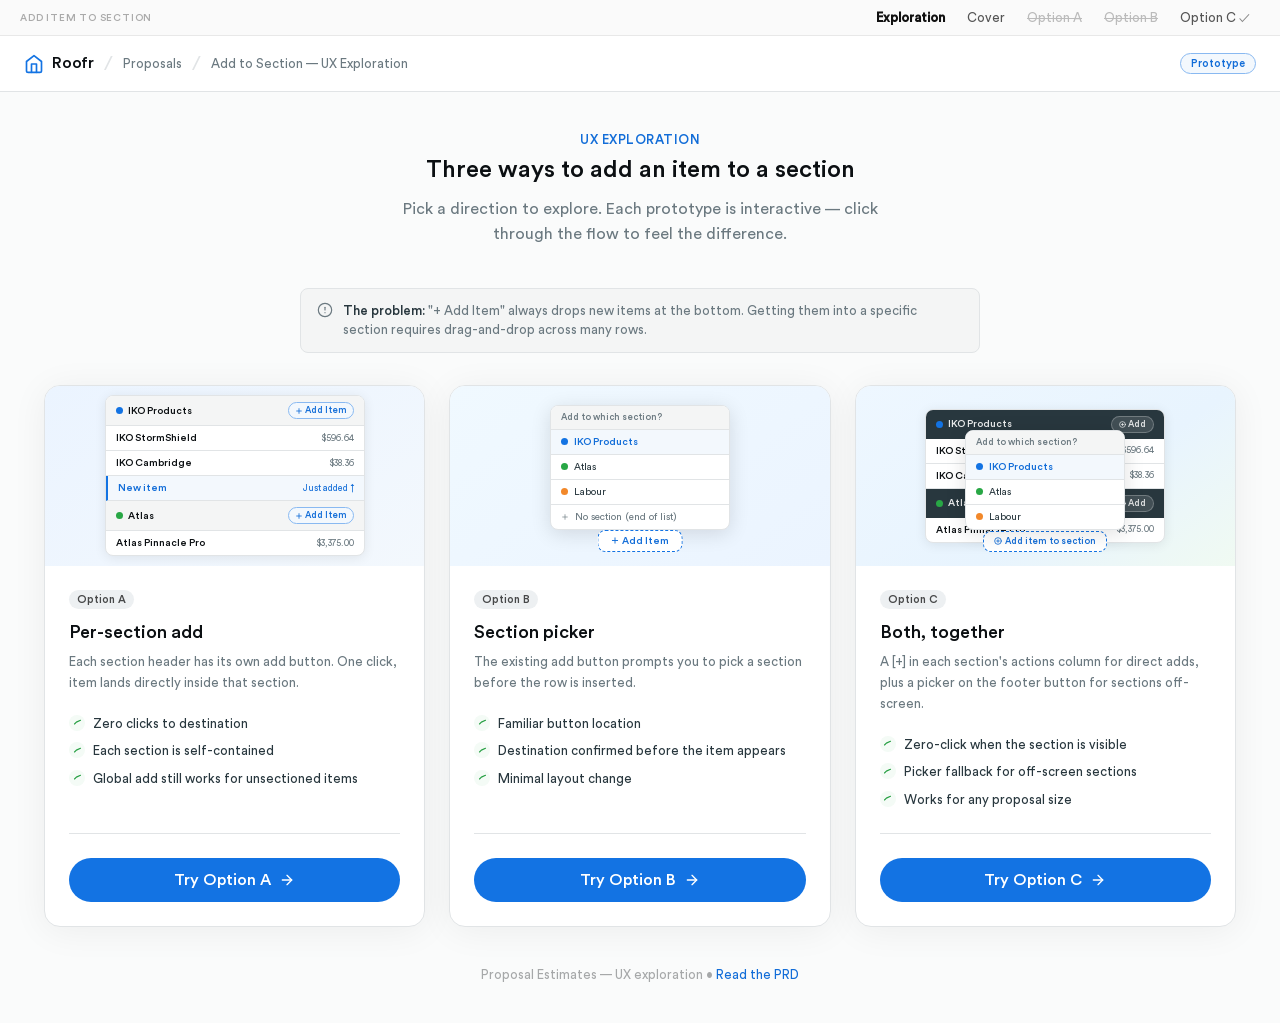
<file: select-section/index.html>
<!DOCTYPE html>
<html lang="en">
<head>
  <meta charset="UTF-8">
  <meta name="viewport" content="width=device-width, initial-scale=1.0">
  <title>Select Section — UX Exploration</title>
  <link rel="stylesheet" href="tokens.css">
  <style>
    *, *::before, *::after { box-sizing: border-box; margin: 0; padding: 0; }

    body {
      font-family: 'Circular Std', -apple-system, BlinkMacSystemFont, sans-serif;
      font-weight: 400;
      font-size: var(--Sizes-Body);
      color: var(--text-default);
      background: var(--background-tertiary);
      min-height: 100vh;
    }

    /* App bar */
    .app-bar {
      background: var(--background-default);
      border-bottom: 1px solid var(--border-default);
      height: 56px;
      display: flex;
      align-items: center;
      padding: 0 var(--spacing-page-md);
      gap: var(--spacing-components-xs);
      position: sticky;
      top: 0;
      z-index: 10;
    }

    .app-bar-logo {
      display: flex;
      align-items: center;
      gap: var(--spacing-components-xs);
    }

    .roofr-wordmark {
      font-size: var(--Sizes-Body);
      font-weight: 500;
      color: var(--text-highlight);
      letter-spacing: -0.2px;
    }

    .app-bar-sep {
      color: var(--border-default);
      font-size: 20px;
      font-weight: 300;
      margin: 0 2px;
      user-select: none;
    }

    .app-bar-context {
      font-size: var(--Sizes-Small);
      color: var(--text-muted);
    }

    .app-bar-badge {
      margin-left: auto;
      background: var(--background-accent-primary);
      border: 1px solid var(--border-primary-subtle);
      color: var(--text-link);
      font-size: var(--Sizes-Smaller);
      font-weight: 500;
      padding: 3px 10px;
      border-radius: var(--radius-circle);
    }

    /* Page content */
    .page {
      max-width: 1240px;
      margin: 0 auto;
      padding: var(--spacing-page-xl) var(--spacing-page-md);
    }

    .hero {
      text-align: center;
      margin-bottom: var(--spacing-page-xl);
    }

    .hero-eyebrow {
      font-size: var(--Sizes-Small);
      font-weight: 500;
      color: var(--text-link);
      text-transform: uppercase;
      letter-spacing: 0.5px;
      margin-bottom: var(--spacing-components-xs);
    }

    .hero h1 {
      font-size: var(--Sizes-H2);
      font-weight: 500;
      color: var(--text-highlight);
      line-height: 1.2;
      margin-bottom: var(--spacing-components-md);
    }

    .hero p {
      font-size: var(--Sizes-Body);
      color: var(--text-muted);
      max-width: 520px;
      margin: 0 auto;
      line-height: 1.6;
    }

    /* Context hint */
    .context-hint {
      display: flex;
      align-items: flex-start;
      gap: var(--spacing-components-sm);
      background: var(--background-secondary);
      border: 1px solid var(--border-default);
      border-radius: var(--radius-lg);
      padding: var(--spacing-components-md) var(--spacing-components-lg);
      margin-bottom: var(--spacing-page-lg);
      max-width: 680px;
      margin-left: auto;
      margin-right: auto;
    }

    .context-hint svg {
      flex-shrink: 0;
      margin-top: 1px;
      color: var(--icon-icon-muted);
    }

    .context-hint-text {
      font-size: var(--Sizes-Small);
      color: var(--text-muted);
      line-height: 1.5;
    }

    .context-hint-text strong {
      font-weight: 500;
      color: var(--text-default);
    }

    /* Cards grid */
    .cards-grid {
      display: grid;
      grid-template-columns: repeat(3, 1fr);
      gap: var(--spacing-page-md);
    }

    .option-card {
      background: var(--components-card-default-fill);
      border: 1px solid var(--components-card-default-border);
      border-radius: var(--components-card-radius-md);
      box-shadow: 0 4px 36px rgba(0,0,0,0.06);
      display: flex;
      flex-direction: column;
      overflow: hidden;
      transition: border-color 150ms ease, box-shadow 150ms ease, transform 150ms ease;
      cursor: pointer;
      text-decoration: none;
    }

    .option-card:hover {
      border-color: var(--components-card-default-hover-border);
      box-shadow: 0 8px 40px rgba(19,115,227,0.12);
      transform: translateY(-2px);
    }

    .option-card:active {
      transform: translateY(0);
      box-shadow: 0 4px 24px rgba(19,115,227,0.1);
    }

    /* Card illustration area */
    .card-illustration {
      height: 180px;
      display: flex;
      align-items: center;
      justify-content: center;
      position: relative;
      overflow: hidden;
    }

    .card-illustration.option-a {
      background: linear-gradient(145deg, #EBF4FF 0%, #F3F8FD 100%);
    }

    .card-illustration.option-b {
      background: linear-gradient(145deg, #F0F9FF 0%, #EBF4FF 100%);
    }

    .card-illustration.option-c {
      background: linear-gradient(145deg, #EEF7FF 0%, #E8F4FE 60%, #F0FAF2 100%);
    }

    /* Mini table illustrations */
    .mini-table {
      width: 260px;
      background: var(--background-default);
      border: 1px solid var(--border-default);
      border-radius: var(--radius-lg);
      box-shadow: 0 2px 12px rgba(0,0,0,0.08);
      overflow: hidden;
      font-size: 10px;
      transform: scale(1);
    }

    .mini-section-header {
      background: #F4F5F5;
      border-bottom: 1px solid var(--border-default);
      padding: 6px 10px;
      display: flex;
      align-items: center;
      justify-content: space-between;
    }

    .mini-section-name {
      display: flex;
      align-items: center;
      gap: 5px;
      font-weight: 500;
      color: var(--text-highlight);
      font-size: 10px;
    }

    .mini-dot {
      width: 7px;
      height: 7px;
      border-radius: 50%;
    }

    .mini-add-btn {
      display: flex;
      align-items: center;
      gap: 2px;
      color: var(--text-link);
      font-size: 9px;
      font-weight: 500;
      background: var(--background-accent-primary);
      border: 1px solid var(--border-primary-subtle);
      padding: 2px 6px;
      border-radius: var(--radius-circle);
    }

    .mini-row {
      padding: 6px 10px;
      display: flex;
      align-items: center;
      justify-content: space-between;
      border-bottom: 1px solid var(--border-default);
      color: var(--text-default);
      font-size: 10px;
    }

    .mini-row:last-child {
      border-bottom: none;
    }

    .mini-row.new {
      background: var(--background-accent-primary);
      border-left: 2px solid var(--border-primary);
      animation: newRowPulse 2s ease-in-out infinite;
    }

    @keyframes newRowPulse {
      0%, 100% { background: var(--background-accent-primary); }
      50% { background: #E7F1FC; }
    }

    .mini-row-name {
      font-weight: 500;
      color: var(--text-highlight);
    }

    .mini-row-sub {
      color: var(--text-muted);
      font-size: 9px;
    }

    /* Option B: dropdown illustration */
    .mini-dropdown {
      position: absolute;
      bottom: 36px;
      left: 50%;
      transform: translateX(-50%);
      background: var(--background-default);
      border: 1px solid var(--border-default);
      border-radius: var(--radius-lg);
      box-shadow: 0 4px 20px rgba(0,0,0,0.12);
      width: 180px;
      overflow: hidden;
      animation: floatUp 3s ease-in-out infinite;
    }

    @keyframes floatUp {
      0%, 100% { transform: translateX(-50%) translateY(0); }
      50% { transform: translateX(-50%) translateY(-4px); }
    }

    .mini-dropdown-item {
      padding: 6px 10px;
      display: flex;
      align-items: center;
      gap: 6px;
      font-size: 10px;
      color: var(--text-default);
      border-bottom: 1px solid var(--border-default);
    }

    .mini-dropdown-item:last-child { border-bottom: none; }
    .mini-dropdown-item.active {
      background: var(--components-Menu_Dropdown-Selected-fill);
      color: var(--text-link);
      font-weight: 500;
    }

    .mini-dropdown-item .mini-dot { flex-shrink: 0; }

    .mini-trigger-btn {
      position: absolute;
      bottom: 14px;
      left: 50%;
      transform: translateX(-50%);
      background: var(--background-default);
      border: 1px dashed var(--border-primary);
      border-radius: var(--radius-lg);
      padding: 4px 12px;
      font-size: 10px;
      font-weight: 500;
      color: var(--text-link);
      display: flex;
      align-items: center;
      gap: 3px;
      white-space: nowrap;
    }

    /* Option C — mini illustration: dark section header with pill add button */
    .mini-table-c {
      width: 240px;
      background: var(--background-default);
      border: 1px solid var(--border-default);
      border-radius: var(--radius-lg);
      box-shadow: 0 2px 12px rgba(0,0,0,0.08);
      overflow: hidden;
      font-size: 10px;
      position: relative;
      z-index: 1;
    }

    .mini-section-header-dark {
      background: #28373E;
      padding: 6px 10px;
      display: flex;
      align-items: center;
      justify-content: space-between;
    }

    .mini-section-name-light {
      display: flex;
      align-items: center;
      gap: 5px;
      font-weight: 500;
      color: rgba(255,255,255,0.9);
      font-size: 10px;
    }

    .mini-add-pill {
      display: flex;
      align-items: center;
      gap: 2px;
      color: rgba(255,255,255,0.85);
      font-size: 9px;
      font-weight: 500;
      background: rgba(255,255,255,0.12);
      border: 1px solid rgba(255,255,255,0.25);
      padding: 2px 7px;
      border-radius: 999px;
    }

    .mini-picker-c {
      position: absolute;
      bottom: 36px;
      left: 50%;
      transform: translateX(-50%);
      background: var(--background-default);
      border: 1px solid var(--border-default);
      border-radius: var(--radius-lg);
      box-shadow: 0 4px 20px rgba(0,0,0,0.12);
      width: 160px;
      overflow: hidden;
      animation: floatUp 3s ease-in-out infinite;
      z-index: 2;
    }

    .mini-trigger-c {
      position: absolute;
      bottom: 14px;
      left: 50%;
      transform: translateX(-50%);
      background: var(--background-default);
      border: 1px dashed var(--border-primary);
      border-radius: var(--radius-lg);
      padding: 4px 10px;
      font-size: 9px;
      font-weight: 500;
      color: var(--text-link);
      display: flex;
      align-items: center;
      gap: 3px;
      white-space: nowrap;
      z-index: 1;
    }

    /* Card body */
    .card-body {
      padding: var(--spacing-page-md);
      flex: 1;
      display: flex;
      flex-direction: column;
    }

    .option-tag {
      display: inline-flex;
      align-items: center;
      background: var(--components-tag-thumbnail-muted-fill);
      color: var(--components-tag-thumbnail-muted-text);
      font-size: var(--Sizes-Smaller);
      font-weight: 500;
      padding: 3px 8px;
      border-radius: var(--radius-circle);
      margin-bottom: var(--spacing-components-md);
      width: fit-content;
    }

    .card-title {
      font-size: var(--Sizes-H4);
      font-weight: 500;
      color: var(--text-highlight);
      line-height: 1.3;
      margin-bottom: var(--spacing-components-xs);
    }

    .card-desc {
      font-size: var(--Sizes-Small);
      color: var(--text-muted);
      line-height: 1.6;
      margin-bottom: var(--spacing-components-xl);
    }

    .card-benefits {
      list-style: none;
      display: flex;
      flex-direction: column;
      gap: var(--spacing-components-xs);
      margin-bottom: var(--spacing-components-xxl);
      flex: 1;
    }

    .card-benefits li {
      display: flex;
      align-items: flex-start;
      gap: var(--spacing-components-xs);
      font-size: var(--Sizes-Small);
      color: var(--text-default);
      line-height: 1.5;
    }

    .benefit-icon {
      flex-shrink: 0;
      width: 16px;
      height: 16px;
      background: var(--background-accent-success);
      border-radius: var(--radius-circle);
      display: flex;
      align-items: center;
      justify-content: center;
      margin-top: 1px;
    }

    .card-cta {
      display: flex;
      align-items: center;
      justify-content: center;
      gap: var(--spacing-components-xs);
      height: 44px;
      padding: 0 var(--spacing-components-xxl);
      background: var(--background-contrast);
      color: var(--text-inverted-highlight);
      font-size: var(--Sizes-Body);
      font-weight: 500;
      border-radius: var(--radius-circle);
      border: none;
      cursor: pointer;
      transition: background 150ms ease;
      text-decoration: none;
      font-family: inherit;
    }

    .card-cta:hover {
      background: var(--background-gradients-alternative-start);
    }

    .option-card:hover .card-cta {
      background: var(--background-gradients-alternative-start);
    }

    /* Divider */
    .card-divider {
      height: 1px;
      background: var(--border-default);
      margin: 0 var(--spacing-page-md);
    }

    /* Footer */
    .page-footer {
      text-align: center;
      margin-top: var(--spacing-page-xl);
      font-size: var(--Sizes-Small);
      color: var(--text-inactive);
    }

    .page-footer a {
      color: var(--text-link);
      text-decoration: none;
    }

    .page-footer a:hover {
      text-decoration: underline;
    }
    /* Prototype navigation */
    .proto-nav {
      background: #fafafa;
      border-bottom: 1px solid #e8e8e8;
      height: 36px;
      display: flex;
      align-items: center;
      padding: 0 20px;
      font-family: 'Circular Std', -apple-system, BlinkMacSystemFont, sans-serif;
    }
    .proto-nav-title {
      font-size: 10px;
      font-weight: 500;
      letter-spacing: 0.08em;
      text-transform: uppercase;
      color: #aaa;
    }
    .proto-nav-links { margin-left: auto; display: flex; gap: 2px; }
    .proto-nav-link {
      font-size: 13px;
      font-weight: 400;
      color: #555;
      text-decoration: none;
      padding: 4px 10px;
      border-radius: 6px;
      transition: background 120ms, color 120ms;
    }
    .proto-nav-link:hover { background: rgba(0,0,0,0.05); color: #111; }
    .proto-nav-link.active { font-weight: 600; color: #111; }
    .proto-nav-link.not-chosen { text-decoration: line-through; color: #bbb; }
    .proto-nav-link.not-chosen:hover { color: #888; }
    .proto-nav-link.chosen::after { content: ' ✓'; font-size: 11px; opacity: 0.7; }
  </style>
</head>
<body>

  <nav class="proto-nav">
    <span class="proto-nav-title">Add Item to Section</span>
    <div class="proto-nav-links">
      <a href="index.html" class="proto-nav-link active">Exploration</a>
      <a href="cover.html" class="proto-nav-link">Cover</a>
      <a href="option-a.html" class="proto-nav-link not-chosen">Option A</a>
      <a href="option-b.html" class="proto-nav-link not-chosen">Option B</a>
      <a href="option-c.html" class="proto-nav-link chosen">Option C</a>
    </div>
  </nav>

  <header class="app-bar">
    <div class="app-bar-logo">
      <svg width="20" height="20" viewBox="0 0 24 24" fill="none" stroke="#1373E3" stroke-width="2" stroke-linecap="round" stroke-linejoin="round">
        <path d="M3 9l9-7 9 7v11a2 2 0 0 1-2 2H5a2 2 0 0 1-2-2z"></path>
        <polyline points="9 22 9 12 15 12 15 22"></polyline>
      </svg>
      <span class="roofr-wordmark">Roofr</span>
    </div>
    <span class="app-bar-sep">/</span>
    <span class="app-bar-context">Proposals</span>
    <span class="app-bar-sep">/</span>
    <span class="app-bar-context">Add to Section — UX Exploration</span>
    <span class="app-bar-badge">Prototype</span>
  </header>

  <main class="page">
    <div class="hero">
      <div class="hero-eyebrow">UX Exploration</div>
      <h1>Three ways to add an item to a section</h1>
      <p>Pick a direction to explore. Each prototype is interactive — click through the flow to feel the difference.</p>
    </div>

    <div class="context-hint" style="margin-bottom: var(--spacing-page-lg);">
      <svg width="16" height="16" viewBox="0 0 24 24" fill="none" stroke="currentColor" stroke-width="1.75" stroke-linecap="round" stroke-linejoin="round">
        <circle cx="12" cy="12" r="10"></circle>
        <line x1="12" y1="8" x2="12" y2="12"></line>
        <line x1="12" y1="16" x2="12.01" y2="16"></line>
      </svg>
      <span class="context-hint-text">
        <strong>The problem:</strong> "+ Add Item" always drops new items at the bottom. Getting them into a specific section requires drag-and-drop across many rows.
      </span>
    </div>

    <div class="cards-grid">

      <!-- Option A -->
      <a href="option-a.html" class="option-card">
        <div class="card-illustration option-a">
          <div class="mini-table">
            <div class="mini-section-header">
              <div class="mini-section-name">
                <div class="mini-dot" style="background: #1373E3;"></div>
                IKO Products
              </div>
              <div class="mini-add-btn">
                <svg width="8" height="8" viewBox="0 0 24 24" fill="none" stroke="currentColor" stroke-width="2.5" stroke-linecap="round">
                  <line x1="12" y1="5" x2="12" y2="19"></line>
                  <line x1="5" y1="12" x2="19" y2="12"></line>
                </svg>
                Add Item
              </div>
            </div>
            <div class="mini-row">
              <span class="mini-row-name">IKO StormShield</span>
              <span class="mini-row-sub">$596.64</span>
            </div>
            <div class="mini-row">
              <span class="mini-row-name">IKO Cambridge</span>
              <span class="mini-row-sub">$38.36</span>
            </div>
            <div class="mini-row new">
              <span class="mini-row-name" style="color: var(--text-link);">New item</span>
              <span class="mini-row-sub" style="color: var(--text-link);">Just added ↑</span>
            </div>
            <div class="mini-section-header" style="margin-top: 0;">
              <div class="mini-section-name">
                <div class="mini-dot" style="background: #28A745;"></div>
                Atlas
              </div>
              <div class="mini-add-btn">
                <svg width="8" height="8" viewBox="0 0 24 24" fill="none" stroke="currentColor" stroke-width="2.5" stroke-linecap="round">
                  <line x1="12" y1="5" x2="12" y2="19"></line>
                  <line x1="5" y1="12" x2="19" y2="12"></line>
                </svg>
                Add Item
              </div>
            </div>
            <div class="mini-row" style="border-bottom: none;">
              <span class="mini-row-name">Atlas Pinnacle Pro</span>
              <span class="mini-row-sub">$3,375.00</span>
            </div>
          </div>
        </div>

        <div class="card-body">
          <span class="option-tag">Option A</span>
          <div class="card-title">Per-section add</div>
          <div class="card-desc">Each section header has its own add button. One click, item lands directly inside that section.</div>

          <ul class="card-benefits">
            <li>
              <div class="benefit-icon">
                <svg width="9" height="9" viewBox="0 0 24 24" fill="none" stroke="#269F42" stroke-width="3" stroke-linecap="round" stroke-linejoin="round"><polyline points="20 6 9 11 4 16"></polyline></svg>
              </div>
              Zero clicks to destination
            </li>
            <li>
              <div class="benefit-icon">
                <svg width="9" height="9" viewBox="0 0 24 24" fill="none" stroke="#269F42" stroke-width="3" stroke-linecap="round" stroke-linejoin="round"><polyline points="20 6 9 11 4 16"></polyline></svg>
              </div>
              Each section is self-contained
            </li>
            <li>
              <div class="benefit-icon">
                <svg width="9" height="9" viewBox="0 0 24 24" fill="none" stroke="#269F42" stroke-width="3" stroke-linecap="round" stroke-linejoin="round"><polyline points="20 6 9 11 4 16"></polyline></svg>
              </div>
              Global add still works for unsectioned items
            </li>
          </ul>

          <div class="card-divider" style="margin: 0 0 var(--spacing-page-md);"></div>
          <div class="card-cta">
            Try Option A
            <svg width="16" height="16" viewBox="0 0 24 24" fill="none" stroke="currentColor" stroke-width="2" stroke-linecap="round" stroke-linejoin="round"><line x1="5" y1="12" x2="19" y2="12"></line><polyline points="12 5 19 12 12 19"></polyline></svg>
          </div>
        </div>
      </a>

      <!-- Option B -->
      <a href="option-b.html" class="option-card">
        <div class="card-illustration option-b">
          <div class="mini-dropdown">
            <div class="mini-dropdown-item" style="background: var(--background-secondary); font-size: 9px; color: var(--text-muted); font-weight: 500;">Add to which section?</div>
            <div class="mini-dropdown-item active">
              <div class="mini-dot" style="background: #1373E3;"></div>
              IKO Products
            </div>
            <div class="mini-dropdown-item">
              <div class="mini-dot" style="background: #28A745;"></div>
              Atlas
            </div>
            <div class="mini-dropdown-item">
              <div class="mini-dot" style="background: #F2882A;"></div>
              Labour
            </div>
            <div class="mini-dropdown-item" style="color: var(--text-muted);">
              <svg width="8" height="8" viewBox="0 0 24 24" fill="none" stroke="currentColor" stroke-width="2" stroke-linecap="round"><line x1="12" y1="5" x2="12" y2="19"></line><line x1="5" y1="12" x2="19" y2="12"></line></svg>
              No section (end of list)
            </div>
          </div>
          <div class="mini-trigger-btn">
            <svg width="9" height="9" viewBox="0 0 24 24" fill="none" stroke="currentColor" stroke-width="2.5" stroke-linecap="round"><line x1="12" y1="5" x2="12" y2="19"></line><line x1="5" y1="12" x2="19" y2="12"></line></svg>
            Add Item
          </div>
        </div>

        <div class="card-body">
          <span class="option-tag">Option B</span>
          <div class="card-title">Section picker</div>
          <div class="card-desc">The existing add button prompts you to pick a section before the row is inserted.</div>

          <ul class="card-benefits">
            <li>
              <div class="benefit-icon">
                <svg width="9" height="9" viewBox="0 0 24 24" fill="none" stroke="#269F42" stroke-width="3" stroke-linecap="round" stroke-linejoin="round"><polyline points="20 6 9 11 4 16"></polyline></svg>
              </div>
              Familiar button location
            </li>
            <li>
              <div class="benefit-icon">
                <svg width="9" height="9" viewBox="0 0 24 24" fill="none" stroke="#269F42" stroke-width="3" stroke-linecap="round" stroke-linejoin="round"><polyline points="20 6 9 11 4 16"></polyline></svg>
              </div>
              Destination confirmed before the item appears
            </li>
            <li>
              <div class="benefit-icon">
                <svg width="9" height="9" viewBox="0 0 24 24" fill="none" stroke="#269F42" stroke-width="3" stroke-linecap="round" stroke-linejoin="round"><polyline points="20 6 9 11 4 16"></polyline></svg>
              </div>
              Minimal layout change
            </li>
          </ul>

          <div class="card-divider" style="margin: 0 0 var(--spacing-page-md);"></div>
          <div class="card-cta">
            Try Option B
            <svg width="16" height="16" viewBox="0 0 24 24" fill="none" stroke="currentColor" stroke-width="2" stroke-linecap="round" stroke-linejoin="round"><line x1="5" y1="12" x2="19" y2="12"></line><polyline points="12 5 19 12 12 19"></polyline></svg>
          </div>
        </div>
      </a>

      <!-- Option C -->
      <a href="option-c.html" class="option-card">
        <div class="card-illustration option-c">
          <!-- Mini table with dark section headers + add pills -->
          <div class="mini-table-c">
            <div class="mini-section-header-dark">
              <div class="mini-section-name-light">
                <div class="mini-dot" style="background: #1373E3;"></div>
                IKO Products
              </div>
              <div class="mini-add-pill">
                <svg width="7" height="7" viewBox="0 0 24 24" fill="none" stroke="currentColor" stroke-width="2.5" stroke-linecap="round"><circle cx="12" cy="12" r="10"/><line x1="12" y1="8" x2="12" y2="16"/><line x1="8" y1="12" x2="16" y2="12"/></svg>
                Add
              </div>
            </div>
            <div class="mini-row">
              <span class="mini-row-name">IKO StormShield</span>
              <span class="mini-row-sub">$596.64</span>
            </div>
            <div class="mini-row">
              <span class="mini-row-name">IKO Cambridge</span>
              <span class="mini-row-sub">$38.36</span>
            </div>
            <div class="mini-section-header-dark">
              <div class="mini-section-name-light">
                <div class="mini-dot" style="background: #28A745;"></div>
                Atlas
              </div>
              <div class="mini-add-pill">
                <svg width="7" height="7" viewBox="0 0 24 24" fill="none" stroke="currentColor" stroke-width="2.5" stroke-linecap="round"><circle cx="12" cy="12" r="10"/><line x1="12" y1="8" x2="12" y2="16"/><line x1="8" y1="12" x2="16" y2="12"/></svg>
                Add
              </div>
            </div>
            <div class="mini-row" style="border-bottom: none;">
              <span class="mini-row-name">Atlas Pinnacle Pro</span>
              <span class="mini-row-sub">$3,375.00</span>
            </div>
          </div>
          <!-- Floating picker from the global button -->
          <div class="mini-picker-c">
            <div class="mini-dropdown-item" style="background: var(--background-secondary); font-size: 9px; color: var(--text-muted); font-weight: 500;">Add to which section?</div>
            <div class="mini-dropdown-item active">
              <div class="mini-dot" style="background: #1373E3;"></div>
              IKO Products
            </div>
            <div class="mini-dropdown-item">
              <div class="mini-dot" style="background: #28A745;"></div>
              Atlas
            </div>
            <div class="mini-dropdown-item">
              <div class="mini-dot" style="background: #F2882A;"></div>
              Labour
            </div>
          </div>
          <div class="mini-trigger-c">
            <svg width="8" height="8" viewBox="0 0 24 24" fill="none" stroke="currentColor" stroke-width="2.5" stroke-linecap="round"><circle cx="12" cy="12" r="10"/><line x1="12" y1="8" x2="12" y2="16"/><line x1="8" y1="12" x2="16" y2="12"/></svg>
            Add item to section
          </div>
        </div>

        <div class="card-body">
          <span class="option-tag">Option C</span>
          <div class="card-title">Both, together</div>
          <div class="card-desc">A [+] in each section's actions column for direct adds, plus a picker on the footer button for sections off-screen.</div>

          <ul class="card-benefits">
            <li>
              <div class="benefit-icon">
                <svg width="9" height="9" viewBox="0 0 24 24" fill="none" stroke="#269F42" stroke-width="3" stroke-linecap="round" stroke-linejoin="round"><polyline points="20 6 9 11 4 16"></polyline></svg>
              </div>
              Zero-click when the section is visible
            </li>
            <li>
              <div class="benefit-icon">
                <svg width="9" height="9" viewBox="0 0 24 24" fill="none" stroke="#269F42" stroke-width="3" stroke-linecap="round" stroke-linejoin="round"><polyline points="20 6 9 11 4 16"></polyline></svg>
              </div>
              Picker fallback for off-screen sections
            </li>
            <li>
              <div class="benefit-icon">
                <svg width="9" height="9" viewBox="0 0 24 24" fill="none" stroke="#269F42" stroke-width="3" stroke-linecap="round" stroke-linejoin="round"><polyline points="20 6 9 11 4 16"></polyline></svg>
              </div>
              Works for any proposal size
            </li>
          </ul>

          <div class="card-divider" style="margin: 0 0 var(--spacing-page-md);"></div>
          <div class="card-cta">
            Try Option C
            <svg width="16" height="16" viewBox="0 0 24 24" fill="none" stroke="currentColor" stroke-width="2" stroke-linecap="round" stroke-linejoin="round"><line x1="5" y1="12" x2="19" y2="12"></line><polyline points="12 5 19 12 12 19"></polyline></svg>
          </div>
        </div>
      </a>

    </div>

    <div class="page-footer">
      Proposal Estimates &mdash; UX exploration &bull; <a href="PRD.md">Read the PRD</a>
    </div>
  </main>

</body>
</html>
</file>
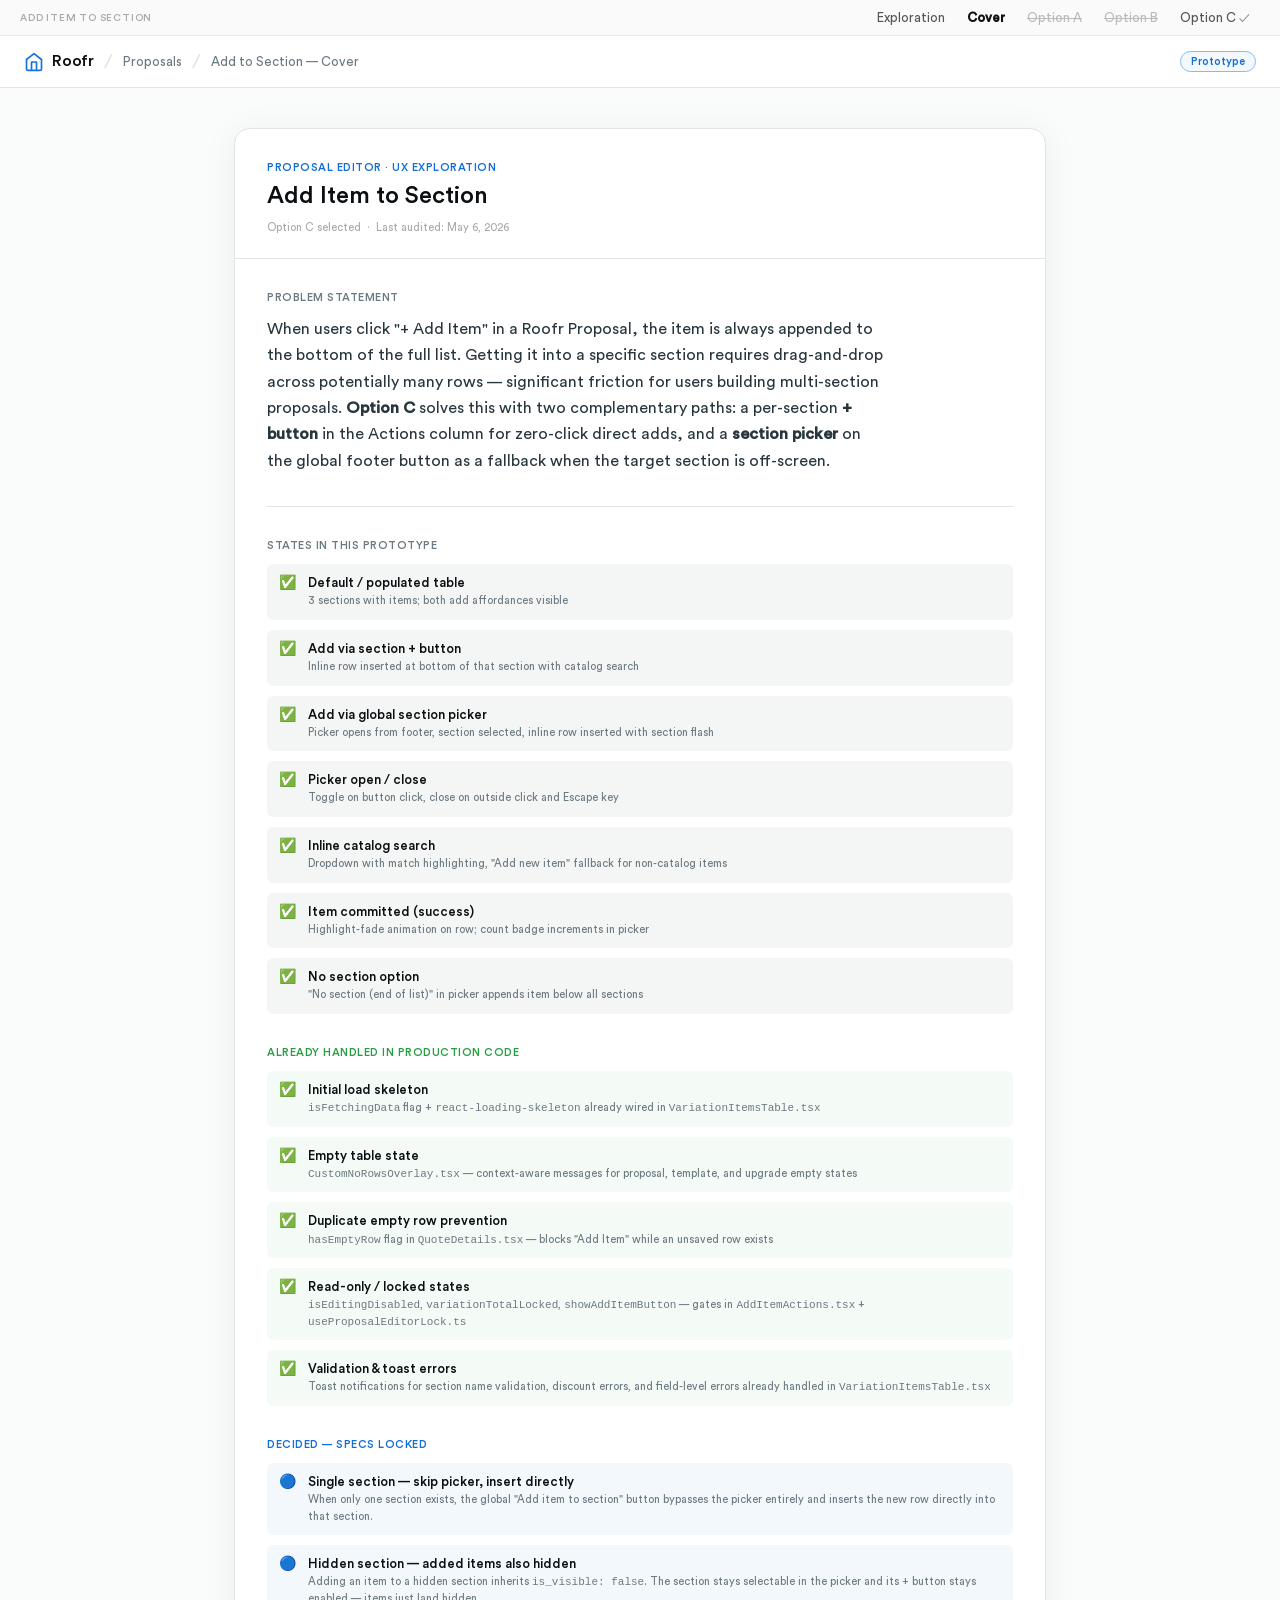
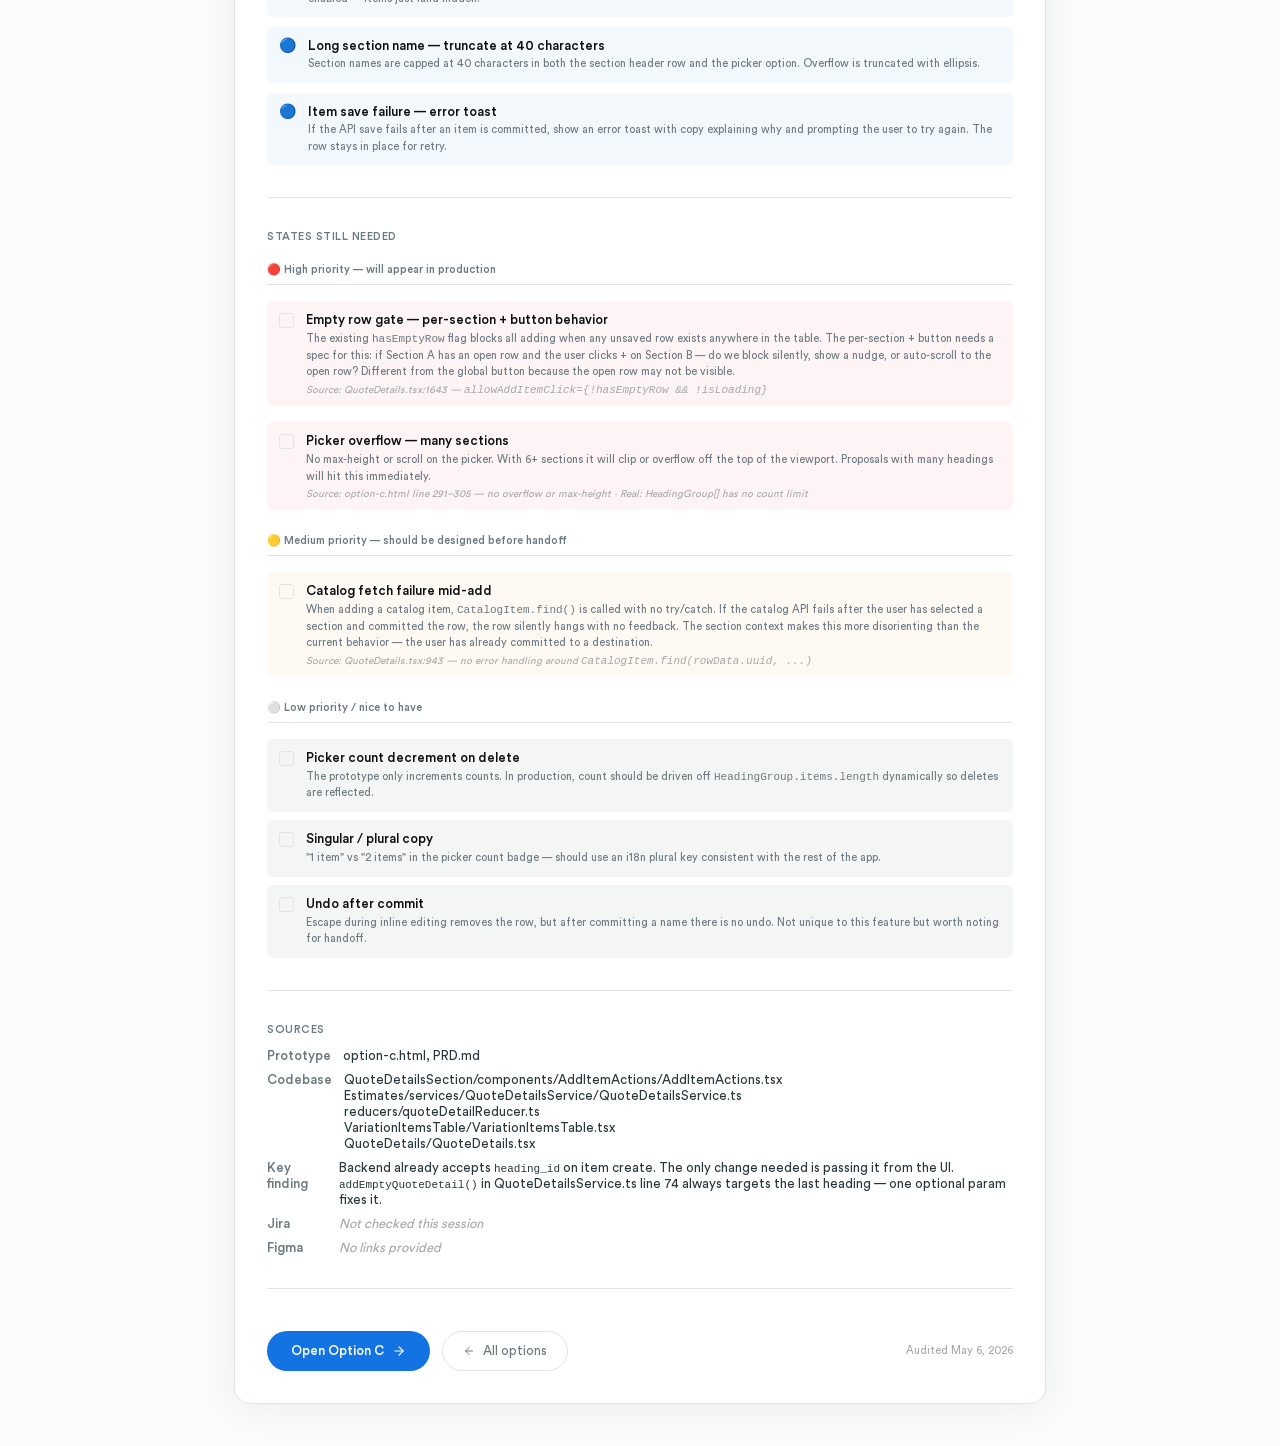
<file: select-section/cover.html>
<!DOCTYPE html>
<html lang="en">
<head>
  <meta charset="UTF-8">
  <meta name="viewport" content="width=device-width, initial-scale=1.0">
  <title>Cover — Add Item to Section</title>
  <link rel="stylesheet" href="tokens.css">
  <style>
    *, *::before, *::after { box-sizing: border-box; margin: 0; padding: 0; }

    body {
      font-family: 'Circular Std', -apple-system, BlinkMacSystemFont, sans-serif;
      font-weight: 400;
      font-size: var(--Sizes-Body);
      color: var(--text-default);
      background: var(--background-tertiary);
      min-height: 100vh;
    }

    .app-bar {
      background: var(--background-default);
      border-bottom: 1px solid var(--border-default);
      height: 52px;
      display: flex;
      align-items: center;
      padding: 0 var(--spacing-page-md);
      gap: var(--spacing-components-xs);
      position: sticky;
      top: 0;
      z-index: 10;
    }
    .app-bar-logo { display: flex; align-items: center; gap: var(--spacing-components-xs); }
    .roofr-wordmark { font-size: var(--Sizes-Body); font-weight: 500; color: var(--text-highlight); letter-spacing: -0.2px; }
    .app-bar-sep { color: var(--border-default); font-size: 20px; font-weight: 300; margin: 0 2px; user-select: none; }
    .app-bar-context { font-size: var(--Sizes-Small); color: var(--text-muted); }
    .app-bar-badge {
      margin-left: auto;
      background: var(--background-accent-primary);
      border: 1px solid var(--border-primary-subtle);
      color: var(--text-link);
      font-size: var(--Sizes-Smaller);
      font-weight: 500;
      padding: 3px 10px;
      border-radius: var(--radius-circle);
    }

    .page {
      max-width: 860px;
      margin: 0 auto;
      padding: var(--spacing-page-xl) var(--spacing-page-md);
    }

    .cover-card {
      background: var(--components-card-default-fill);
      border: 1px solid var(--components-card-default-border);
      border-radius: var(--components-card-radius-md);
      box-shadow: 0 4px 36px rgba(0,0,0,0.06);
      overflow: hidden;
    }

    .cover-header {
      padding: var(--spacing-page-lg) var(--spacing-page-lg) var(--spacing-page-md);
      border-bottom: 1px solid var(--border-default);
    }

    .cover-eyebrow {
      font-size: var(--Sizes-Smaller);
      font-weight: 500;
      color: var(--text-link);
      text-transform: uppercase;
      letter-spacing: 0.5px;
      margin-bottom: var(--spacing-components-xs);
    }

    .cover-title {
      font-size: var(--Sizes-H2);
      font-weight: 500;
      color: var(--text-highlight);
      line-height: 1.2;
      margin-bottom: var(--spacing-components-sm);
    }

    .cover-meta {
      font-size: var(--Sizes-Smaller);
      color: var(--text-inactive);
    }

    .cover-body {
      padding: var(--spacing-page-lg);
      display: flex;
      flex-direction: column;
      gap: var(--spacing-page-lg);
    }

    .section-label {
      font-size: var(--Sizes-Smaller);
      font-weight: 500;
      text-transform: uppercase;
      letter-spacing: 0.5px;
      color: var(--text-muted);
      margin-bottom: var(--spacing-components-md);
    }

    .problem-text {
      font-size: var(--Sizes-Body);
      color: var(--text-default);
      line-height: 1.65;
      max-width: 620px;
    }

    /* States grid */
    .states-grid {
      display: flex;
      flex-direction: column;
      gap: var(--spacing-components-sm);
    }

    .state-row {
      display: flex;
      align-items: flex-start;
      gap: var(--spacing-components-md);
      padding: var(--spacing-components-sm) var(--spacing-components-md);
      border-radius: var(--radius-md);
      background: var(--background-secondary);
    }

    .state-icon {
      font-size: 14px;
      line-height: 1;
      flex-shrink: 0;
      margin-top: 2px;
    }

    .state-name {
      font-size: var(--Sizes-Small);
      font-weight: 500;
      color: var(--text-highlight);
      line-height: 1.4;
    }

    .state-desc {
      font-size: var(--Sizes-Smaller);
      color: var(--text-muted);
      line-height: 1.5;
      margin-top: 1px;
    }

    /* Priority sections */
    .priority-section {
      display: flex;
      flex-direction: column;
      gap: var(--spacing-components-xs);
    }

    .priority-label {
      font-size: var(--Sizes-Smaller);
      font-weight: 500;
      color: var(--text-muted);
      padding: var(--spacing-components-xs) 0;
      border-bottom: 1px solid var(--border-default);
      margin-bottom: var(--spacing-components-xs);
    }

    .needed-row {
      display: flex;
      align-items: flex-start;
      gap: var(--spacing-components-md);
      padding: var(--spacing-components-sm) var(--spacing-components-md);
      border-radius: var(--radius-md);
    }

    .needed-row.high { background: rgba(220,53,69,0.05); }
    .needed-row.medium { background: rgba(242,136,42,0.05); }
    .needed-row.low { background: var(--background-secondary); }

    .needed-check {
      width: 15px;
      height: 15px;
      border-radius: 3px;
      border: 1.5px solid var(--border-default);
      flex-shrink: 0;
      margin-top: 2px;
    }

    .needed-name {
      font-size: var(--Sizes-Small);
      font-weight: 500;
      color: var(--text-highlight);
      line-height: 1.4;
    }

    .needed-desc {
      font-size: var(--Sizes-Smaller);
      color: var(--text-muted);
      line-height: 1.5;
      margin-top: 2px;
    }

    .needed-source {
      font-size: 10px;
      color: var(--text-inactive);
      margin-top: 3px;
      font-style: italic;
    }

    /* Sources */
    .sources-list {
      display: flex;
      flex-direction: column;
      gap: var(--spacing-components-xs);
    }

    .source-row {
      display: flex;
      gap: var(--spacing-components-md);
      font-size: var(--Sizes-Small);
    }

    .source-key {
      font-weight: 500;
      color: var(--text-muted);
      min-width: 60px;
    }

    .source-val {
      color: var(--text-default);
    }

    .source-val.unavailable {
      color: var(--text-inactive);
      font-style: italic;
    }

    /* Divider */
    .section-divider {
      height: 1px;
      background: var(--border-default);
    }

    /* CTA */
    .cta-row {
      display: flex;
      align-items: center;
      gap: var(--spacing-components-md);
      padding-top: var(--spacing-components-sm);
    }

    .btn-explore {
      display: flex;
      align-items: center;
      gap: var(--spacing-components-xs);
      height: 40px;
      padding: 0 var(--spacing-components-xxl);
      background: var(--background-contrast);
      color: var(--text-inverted-highlight);
      font-size: var(--Sizes-Small);
      font-weight: 500;
      border-radius: var(--radius-circle);
      border: none;
      cursor: pointer;
      text-decoration: none;
      font-family: inherit;
      transition: background 150ms;
    }
    .btn-explore:hover { background: var(--background-gradients-alternative-start); }

    .btn-back {
      display: flex;
      align-items: center;
      gap: var(--spacing-components-xs);
      height: 40px;
      padding: 0 var(--spacing-components-xl);
      background: none;
      color: var(--text-muted);
      font-size: var(--Sizes-Small);
      font-weight: 400;
      border-radius: var(--radius-circle);
      border: 1px solid var(--border-default);
      cursor: pointer;
      text-decoration: none;
      font-family: inherit;
      transition: background 150ms, color 150ms;
    }
    .btn-back:hover { background: var(--background-secondary); color: var(--text-default); }

    .audit-date {
      font-size: var(--Sizes-Smaller);
      color: var(--text-inactive);
      margin-left: auto;
    }
    /* Prototype navigation */
    .proto-nav {
      background: #fafafa;
      border-bottom: 1px solid #e8e8e8;
      height: 36px;
      display: flex;
      align-items: center;
      padding: 0 20px;
      font-family: 'Circular Std', -apple-system, BlinkMacSystemFont, sans-serif;
    }
    .proto-nav-title {
      font-size: 10px;
      font-weight: 500;
      letter-spacing: 0.08em;
      text-transform: uppercase;
      color: #aaa;
    }
    .proto-nav-links { margin-left: auto; display: flex; gap: 2px; }
    .proto-nav-link {
      font-size: 13px;
      font-weight: 400;
      color: #555;
      text-decoration: none;
      padding: 4px 10px;
      border-radius: 6px;
      transition: background 120ms, color 120ms;
    }
    .proto-nav-link:hover { background: rgba(0,0,0,0.05); color: #111; }
    .proto-nav-link.active { font-weight: 600; color: #111; }
    .proto-nav-link.not-chosen { text-decoration: line-through; color: #bbb; }
    .proto-nav-link.not-chosen:hover { color: #888; }
    .proto-nav-link.chosen::after { content: ' ✓'; font-size: 11px; opacity: 0.7; }
  </style>
</head>
<body>

  <nav class="proto-nav">
    <span class="proto-nav-title">Add Item to Section</span>
    <div class="proto-nav-links">
      <a href="index.html" class="proto-nav-link">Exploration</a>
      <a href="cover.html" class="proto-nav-link active">Cover</a>
      <a href="option-a.html" class="proto-nav-link not-chosen">Option A</a>
      <a href="option-b.html" class="proto-nav-link not-chosen">Option B</a>
      <a href="option-c.html" class="proto-nav-link chosen">Option C</a>
    </div>
  </nav>

  <header class="app-bar">
    <div class="app-bar-logo">
      <svg width="20" height="20" viewBox="0 0 24 24" fill="none" stroke="#1373E3" stroke-width="2" stroke-linecap="round" stroke-linejoin="round">
        <path d="M3 9l9-7 9 7v11a2 2 0 0 1-2 2H5a2 2 0 0 1-2-2z"></path>
        <polyline points="9 22 9 12 15 12 15 22"></polyline>
      </svg>
      <span class="roofr-wordmark">Roofr</span>
    </div>
    <span class="app-bar-sep">/</span>
    <span class="app-bar-context">Proposals</span>
    <span class="app-bar-sep">/</span>
    <span class="app-bar-context">Add to Section — Cover</span>
    <span class="app-bar-badge">Prototype</span>
  </header>

  <main class="page">
    <div class="cover-card">

      <div class="cover-header">
        <div class="cover-eyebrow">Proposal Editor · UX Exploration</div>
        <div class="cover-title">Add Item to Section</div>
        <div class="cover-meta">Option C selected &nbsp;·&nbsp; Last audited: May 6, 2026</div>
      </div>

      <div class="cover-body">

        <!-- Problem statement -->
        <div>
          <div class="section-label">Problem Statement</div>
          <p class="problem-text">
            When users click "+ Add Item" in a Roofr Proposal, the item is always appended to the bottom of the full list.
            Getting it into a specific section requires drag-and-drop across potentially many rows — significant friction
            for users building multi-section proposals. <strong>Option C</strong> solves this with two complementary paths:
            a per-section <strong>+ button</strong> in the Actions column for zero-click direct adds, and a
            <strong>section picker</strong> on the global footer button as a fallback when the target section is off-screen.
          </p>
        </div>

        <div class="section-divider"></div>

        <!-- States in prototype -->
        <div>
          <div class="section-label">States in This Prototype</div>
          <div class="states-grid">
            <div class="state-row">
              <div class="state-icon">✅</div>
              <div>
                <div class="state-name">Default / populated table</div>
                <div class="state-desc">3 sections with items; both add affordances visible</div>
              </div>
            </div>
            <div class="state-row">
              <div class="state-icon">✅</div>
              <div>
                <div class="state-name">Add via section + button</div>
                <div class="state-desc">Inline row inserted at bottom of that section with catalog search</div>
              </div>
            </div>
            <div class="state-row">
              <div class="state-icon">✅</div>
              <div>
                <div class="state-name">Add via global section picker</div>
                <div class="state-desc">Picker opens from footer, section selected, inline row inserted with section flash</div>
              </div>
            </div>
            <div class="state-row">
              <div class="state-icon">✅</div>
              <div>
                <div class="state-name">Picker open / close</div>
                <div class="state-desc">Toggle on button click, close on outside click and Escape key</div>
              </div>
            </div>
            <div class="state-row">
              <div class="state-icon">✅</div>
              <div>
                <div class="state-name">Inline catalog search</div>
                <div class="state-desc">Dropdown with match highlighting, "Add new item" fallback for non-catalog items</div>
              </div>
            </div>
            <div class="state-row">
              <div class="state-icon">✅</div>
              <div>
                <div class="state-name">Item committed (success)</div>
                <div class="state-desc">Highlight-fade animation on row; count badge increments in picker</div>
              </div>
            </div>
            <div class="state-row">
              <div class="state-icon">✅</div>
              <div>
                <div class="state-name">No section option</div>
                <div class="state-desc">"No section (end of list)" in picker appends item below all sections</div>
              </div>
            </div>
          </div>
        </div>

        <!-- Already handled in real code -->
        <div>
          <div class="section-label" style="color: var(--text-success);">Already handled in production code</div>
          <div class="states-grid">
            <div class="state-row" style="background: var(--background-accent-success, rgba(39,160,66,0.06));">
              <div class="state-icon">✅</div>
              <div>
                <div class="state-name">Initial load skeleton</div>
                <div class="state-desc"><code style="font-size:11px;">isFetchingData</code> flag + <code style="font-size:11px;">react-loading-skeleton</code> already wired in <code style="font-size:11px;">VariationItemsTable.tsx</code></div>
              </div>
            </div>
            <div class="state-row" style="background: var(--background-accent-success, rgba(39,160,66,0.06));">
              <div class="state-icon">✅</div>
              <div>
                <div class="state-name">Empty table state</div>
                <div class="state-desc"><code style="font-size:11px;">CustomNoRowsOverlay.tsx</code> — context-aware messages for proposal, template, and upgrade empty states</div>
              </div>
            </div>
            <div class="state-row" style="background: var(--background-accent-success, rgba(39,160,66,0.06));">
              <div class="state-icon">✅</div>
              <div>
                <div class="state-name">Duplicate empty row prevention</div>
                <div class="state-desc"><code style="font-size:11px;">hasEmptyRow</code> flag in <code style="font-size:11px;">QuoteDetails.tsx</code> — blocks "Add Item" while an unsaved row exists</div>
              </div>
            </div>
            <div class="state-row" style="background: var(--background-accent-success, rgba(39,160,66,0.06));">
              <div class="state-icon">✅</div>
              <div>
                <div class="state-name">Read-only / locked states</div>
                <div class="state-desc"><code style="font-size:11px;">isEditingDisabled</code>, <code style="font-size:11px;">variationTotalLocked</code>, <code style="font-size:11px;">showAddItemButton</code> — gates in <code style="font-size:11px;">AddItemActions.tsx</code> + <code style="font-size:11px;">useProposalEditorLock.ts</code></div>
              </div>
            </div>
            <div class="state-row" style="background: var(--background-accent-success, rgba(39,160,66,0.06));">
              <div class="state-icon">✅</div>
              <div>
                <div class="state-name">Validation & toast errors</div>
                <div class="state-desc">Toast notifications for section name validation, discount errors, and field-level errors already handled in <code style="font-size:11px;">VariationItemsTable.tsx</code></div>
              </div>
            </div>
          </div>
        </div>

        <!-- Decided -->
        <div>
          <div class="section-label" style="color: var(--text-link);">Decided — specs locked</div>
          <div class="states-grid">
            <div class="state-row" style="background: var(--background-accent-primary);">
              <div class="state-icon">🔵</div>
              <div>
                <div class="state-name">Single section — skip picker, insert directly</div>
                <div class="state-desc">When only one section exists, the global "Add item to section" button bypasses the picker entirely and inserts the new row directly into that section.</div>
              </div>
            </div>
            <div class="state-row" style="background: var(--background-accent-primary);">
              <div class="state-icon">🔵</div>
              <div>
                <div class="state-name">Hidden section — added items also hidden</div>
                <div class="state-desc">Adding an item to a hidden section inherits <code style="font-size:11px;">is_visible: false</code>. The section stays selectable in the picker and its + button stays enabled — items just land hidden.</div>
              </div>
            </div>
            <div class="state-row" style="background: var(--background-accent-primary);">
              <div class="state-icon">🔵</div>
              <div>
                <div class="state-name">Long section name — truncate at 40 characters</div>
                <div class="state-desc">Section names are capped at 40 characters in both the section header row and the picker option. Overflow is truncated with ellipsis.</div>
              </div>
            </div>
            <div class="state-row" style="background: var(--background-accent-primary);">
              <div class="state-icon">🔵</div>
              <div>
                <div class="state-name">Item save failure — error toast</div>
                <div class="state-desc">If the API save fails after an item is committed, show an error toast with copy explaining why and prompting the user to try again. The row stays in place for retry.</div>
              </div>
            </div>
          </div>
        </div>

        <div class="section-divider"></div>

        <!-- States still needed -->
        <div>
          <div class="section-label">States Still Needed</div>

          <div class="priority-section" style="margin-bottom: var(--spacing-components-lg);">
            <div class="priority-label">🔴 High priority — will appear in production</div>

            <div class="needed-row high">
              <div class="needed-check"></div>
              <div>
                <div class="needed-name">Empty row gate — per-section + button behavior</div>
                <div class="needed-desc">The existing <code style="font-size:11px;">hasEmptyRow</code> flag blocks all adding when any unsaved row exists anywhere in the table. The per-section + button needs a spec for this: if Section A has an open row and the user clicks + on Section B — do we block silently, show a nudge, or auto-scroll to the open row? Different from the global button because the open row may not be visible.</div>
                <div class="needed-source">Source: QuoteDetails.tsx:1643 — <code style="font-size:11px;">allowAddItemClick=&#123;!hasEmptyRow && !isLoading&#125;</code></div>
              </div>
            </div>

            <div class="needed-row high" style="margin-top: var(--spacing-components-xs);">
              <div class="needed-check"></div>
              <div>
                <div class="needed-name">Picker overflow — many sections</div>
                <div class="needed-desc">No max-height or scroll on the picker. With 6+ sections it will clip or overflow off the top of the viewport. Proposals with many headings will hit this immediately.</div>
                <div class="needed-source">Source: option-c.html line 291–305 — no overflow or max-height · Real: HeadingGroup[] has no count limit</div>
              </div>
            </div>
          </div>

          <div class="priority-section" style="margin-bottom: var(--spacing-components-lg);">
            <div class="priority-label">🟡 Medium priority — should be designed before handoff</div>

            <div class="needed-row medium">
              <div class="needed-check"></div>
              <div>
                <div class="needed-name">Catalog fetch failure mid-add</div>
                <div class="needed-desc">When adding a catalog item, <code style="font-size:11px;">CatalogItem.find()</code> is called with no try/catch. If the catalog API fails after the user has selected a section and committed the row, the row silently hangs with no feedback. The section context makes this more disorienting than the current behavior — the user has already committed to a destination.</div>
                <div class="needed-source">Source: QuoteDetails.tsx:943 — no error handling around <code style="font-size:11px;">CatalogItem.find(rowData.uuid, ...)</code></div>
              </div>
            </div>
          </div>

          <div class="priority-section">
            <div class="priority-label">⚪ Low priority / nice to have</div>

            <div class="needed-row low">
              <div class="needed-check"></div>
              <div>
                <div class="needed-name">Picker count decrement on delete</div>
                <div class="needed-desc">The prototype only increments counts. In production, count should be driven off <code style="font-size:11px;">HeadingGroup.items.length</code> dynamically so deletes are reflected.</div>
              </div>
            </div>

            <div class="needed-row low">
              <div class="needed-check"></div>
              <div>
                <div class="needed-name">Singular / plural copy</div>
                <div class="needed-desc">"1 item" vs "2 items" in the picker count badge — should use an i18n plural key consistent with the rest of the app.</div>
              </div>
            </div>

            <div class="needed-row low">
              <div class="needed-check"></div>
              <div>
                <div class="needed-name">Undo after commit</div>
                <div class="needed-desc">Escape during inline editing removes the row, but after committing a name there is no undo. Not unique to this feature but worth noting for handoff.</div>
              </div>
            </div>
          </div>
        </div>

        <div class="section-divider"></div>

        <!-- Sources -->
        <div>
          <div class="section-label">Sources</div>
          <div class="sources-list">
            <div class="source-row">
              <div class="source-key">Prototype</div>
              <div class="source-val">option-c.html, PRD.md</div>
            </div>
            <div class="source-row">
              <div class="source-key">Codebase</div>
              <div class="source-val">
                QuoteDetailsSection/components/AddItemActions/AddItemActions.tsx<br>
                Estimates/services/QuoteDetailsService/QuoteDetailsService.ts<br>
                reducers/quoteDetailReducer.ts<br>
                VariationItemsTable/VariationItemsTable.tsx<br>
                QuoteDetails/QuoteDetails.tsx
              </div>
            </div>
            <div class="source-row">
              <div class="source-key">Key finding</div>
              <div class="source-val">Backend already accepts <code style="font-size:11px;">heading_id</code> on item create. The only change needed is passing it from the UI. <code style="font-size:11px;">addEmptyQuoteDetail()</code> in QuoteDetailsService.ts line 74 always targets the last heading — one optional param fixes it.</div>
            </div>
            <div class="source-row">
              <div class="source-key">Jira</div>
              <div class="source-val unavailable">Not checked this session</div>
            </div>
            <div class="source-row">
              <div class="source-key">Figma</div>
              <div class="source-val unavailable">No links provided</div>
            </div>
          </div>
        </div>

        <div class="section-divider"></div>

        <!-- CTA -->
        <div class="cta-row">
          <a href="option-c.html" class="btn-explore">
            Open Option C
            <svg width="14" height="14" viewBox="0 0 24 24" fill="none" stroke="currentColor" stroke-width="2" stroke-linecap="round" stroke-linejoin="round"><line x1="5" y1="12" x2="19" y2="12"></line><polyline points="12 5 19 12 12 19"></polyline></svg>
          </a>
          <a href="index.html" class="btn-back">
            <svg width="12" height="12" viewBox="0 0 24 24" fill="none" stroke="currentColor" stroke-width="2" stroke-linecap="round" stroke-linejoin="round"><line x1="19" y1="12" x2="5" y2="12"></line><polyline points="12 19 5 12 12 5"></polyline></svg>
            All options
          </a>
          <div class="audit-date">Audited May 6, 2026</div>
        </div>

      </div>
    </div>
  </main>

</body>
</html>
</file>
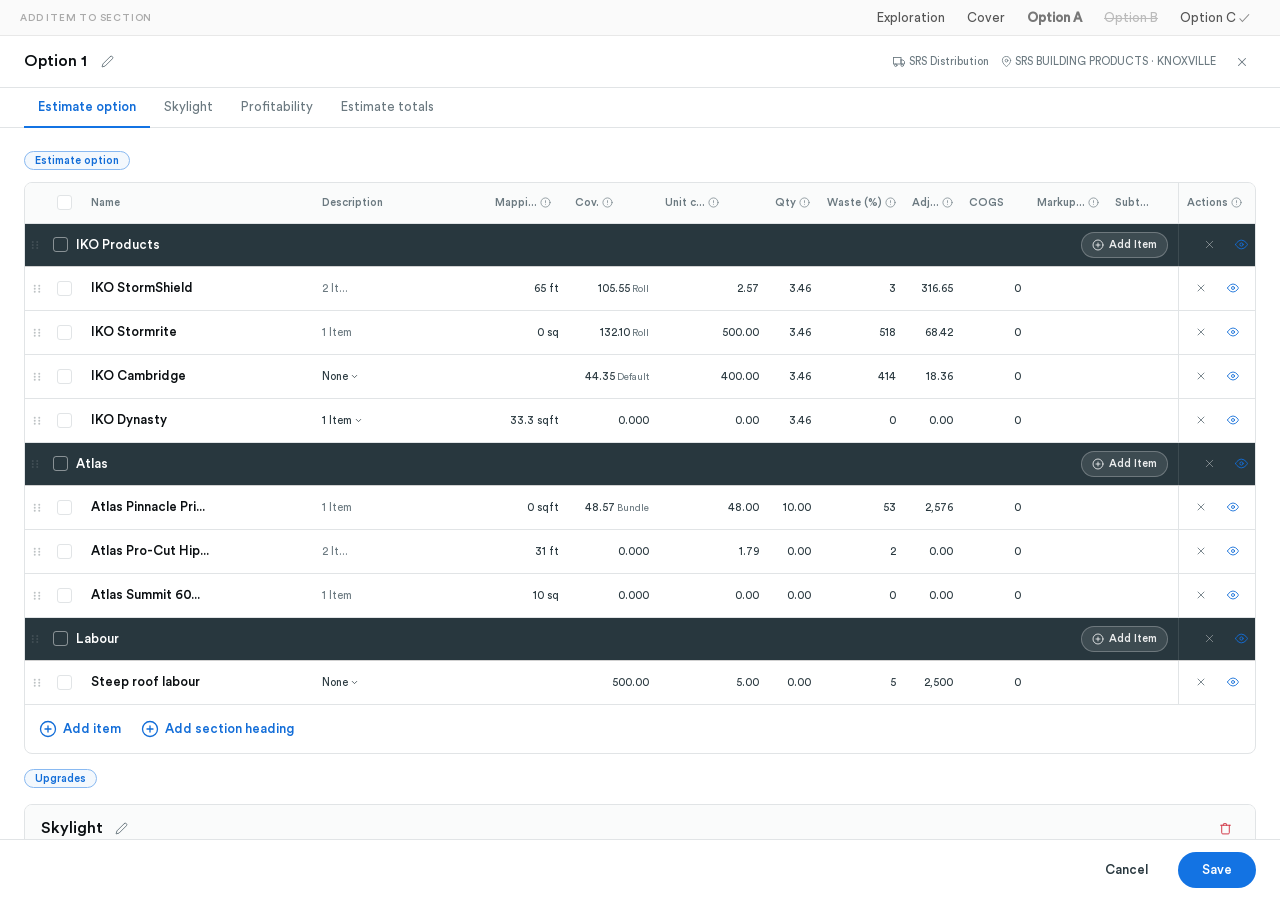
<file: select-section/option-a.html>
<!DOCTYPE html>
<html lang="en">
<head>
  <meta charset="UTF-8">
  <meta name="viewport" content="width=device-width, initial-scale=1.0">
  <title>Option A — Inline Section Add</title>
  <link rel="stylesheet" href="tokens.css">
  <style>
    *, *::before, *::after { box-sizing: border-box; margin: 0; padding: 0; }

    body {
      font-family: 'Circular Std', -apple-system, BlinkMacSystemFont, sans-serif;
      font-weight: 400;
      font-size: var(--Sizes-Body);
      color: var(--text-default);
      background: var(--background-secondary);
      height: 100vh;
      overflow: hidden;
      display: flex;
      flex-direction: column;
    }

    /* Prototype navigation */
    .proto-nav {
      background: #fafafa;
      border-bottom: 1px solid #e8e8e8;
      height: 36px;
      display: flex;
      align-items: center;
      padding: 0 20px;
      flex-shrink: 0;
      font-family: 'Circular Std', -apple-system, BlinkMacSystemFont, sans-serif;
    }
    .proto-nav-title {
      font-size: 10px;
      font-weight: 500;
      letter-spacing: 0.08em;
      text-transform: uppercase;
      color: #aaa;
    }
    .proto-nav-links { margin-left: auto; display: flex; gap: 2px; }
    .proto-nav-link {
      font-size: 13px;
      font-weight: 400;
      color: #555;
      text-decoration: none;
      padding: 4px 10px;
      border-radius: 6px;
      transition: background 120ms, color 120ms;
    }
    .proto-nav-link:hover { background: rgba(0,0,0,0.05); color: #111; }
    .proto-nav-link.active { font-weight: 600; color: #111; }
    .proto-nav-link.not-chosen { text-decoration: line-through; color: #bbb; }
    .proto-nav-link.not-chosen:hover { color: #888; }
    .proto-nav-link.not-chosen.active { text-decoration: none; font-weight: 600; color: #777; }
    .proto-nav-link.chosen::after { content: ' ✓'; font-size: 11px; opacity: 0.7; }

    /* Modal shell */
    .modal-shell {
      background: var(--background-default);
      flex: 1;
      min-height: 0;
      display: flex;
      flex-direction: column;
      overflow: hidden;
    }

    /* Top bar */
    .modal-topbar {
      display: flex;
      align-items: center;
      justify-content: space-between;
      padding: 0 24px;
      height: 52px;
      border-bottom: 1px solid var(--border-default);
      flex-shrink: 0;
    }
    .modal-title-group {
      display: flex;
      align-items: center;
      gap: 6px;
    }
    .modal-title {
      font-size: var(--Sizes-Body);
      font-weight: 500;
      color: var(--text-highlight);
    }
    .modal-meta {
      display: flex;
      align-items: center;
      gap: 12px;
      font-size: var(--Sizes-Small);
      color: var(--text-muted);
    }
    .distributor-badge {
      display: flex;
      align-items: center;
      gap: 4px;
      font-size: var(--Sizes-Smaller);
      font-weight: 400;
      color: var(--text-muted);
    }
    .icon-btn {
      width: 28px;
      height: 28px;
      display: flex;
      align-items: center;
      justify-content: center;
      background: none;
      border: none;
      border-radius: var(--radius-md);
      cursor: pointer;
      color: var(--icon-icon-muted);
      transition: background 150ms, color 150ms;
    }
    .icon-btn:hover { background: var(--background-secondary); color: var(--icon-icon-default); }
    .modal-close {
      width: 28px;
      height: 28px;
      display: flex;
      align-items: center;
      justify-content: center;
      background: none;
      border: none;
      border-radius: var(--radius-md);
      cursor: pointer;
      color: var(--icon-icon-muted);
      transition: background 150ms, color 150ms;
    }
    .modal-close:hover { background: var(--background-secondary); color: var(--icon-icon-default); }

    /* Tabs */
    .tabs-bar {
      display: flex;
      align-items: flex-end;
      padding: 0 24px;
      border-bottom: 1px solid var(--border-default);
      flex-shrink: 0;
    }
    .tab {
      padding: 0 14px;
      height: 40px;
      display: flex;
      align-items: center;
      font-size: var(--Sizes-Small);
      font-weight: 400;
      color: var(--text-muted);
      border-bottom: 2px solid transparent;
      cursor: pointer;
      transition: color 150ms;
      white-space: nowrap;
      margin-bottom: -1px;
      user-select: none;
    }
    .tab:hover { color: var(--text-default); }
    .tab.active { color: var(--text-link); font-weight: 500; border-bottom-color: var(--border-primary); }

    /* Option badge — scrolls with content */
    .tab-subbar {
      padding: 6px 0 12px;
    }
    .option-badge {
      display: inline-flex;
      align-items: center;
      background: var(--background-accent-primary);
      border: 1px solid var(--border-primary-subtle);
      color: var(--text-link);
      font-size: var(--Sizes-Smaller);
      font-weight: 500;
      padding: 2px 10px;
      border-radius: var(--radius-circle);
    }

    /* Scrollable content */
    .modal-content {
      flex: 1;
      min-height: 0;
      overflow-y: auto;
      padding: 16px 24px 0;
    }

    /* Table wrapper */
    .table-wrap {
      border: 1px solid var(--border-default);
      border-radius: var(--radius-lg);
      overflow: hidden;
      overflow-x: auto;
    }

    /* Table */
    .proposal-table {
      width: 100%;
      border-collapse: collapse;
      min-width: 960px;
    }

    /* Column widths */
    .proposal-table col.c-drag  { width: 20px; }
    .proposal-table col.c-check { width: 34px; }
    .proposal-table col.c-name  { min-width: 130px; }
    .proposal-table col.c-desc  { min-width: 100px; }
    .proposal-table col.c-mappi { width: 80px; }
    .proposal-table col.c-cov   { width: 90px; }
    .proposal-table col.c-unit  { width: 110px; }
    .proposal-table col.c-qty   { width: 52px; }
    .proposal-table col.c-waste { width: 72px; }
    .proposal-table col.c-adj   { width: 52px; }
    .proposal-table col.c-cogs  { width: 68px; }
    .proposal-table col.c-mkp   { width: 68px; }
    .proposal-table col.c-sub   { width: 72px; }
    .proposal-table col.c-act   { width: 75px; }

    /* Header row */
    .proposal-table thead th {
      background: var(--background-tertiary);
      border-bottom: 1px solid var(--border-default);
      padding: 0 8px;
      height: 40px;
      text-align: left;
      font-size: var(--Sizes-Smaller);
      font-weight: 500;
      color: var(--text-muted);
      white-space: nowrap;
      vertical-align: middle;
    }
    .proposal-table thead th.th-drag { padding: 0 6px; }
    .proposal-table thead th.th-check { padding: 0 8px; }
    .proposal-table thead th.th-r { text-align: right; }

    .th-inner {
      display: inline-flex;
      align-items: center;
      gap: 3px;
    }

    /* Checkbox */
    .checkbox {
      width: 15px;
      height: 15px;
      border-radius: 3px;
      flex-shrink: 0;
      cursor: pointer;
    }
    .checkbox.light {
      border: 1.5px solid var(--roofr-mist-5B);
      background: #fff;
    }
    .checkbox.dark {
      border: 1.5px solid rgba(255,255,255,0.45);
      background: transparent;
    }

    /* Drag dots */
    .drag-dots {
      display: flex;
      align-items: center;
      justify-content: center;
      cursor: grab;
      opacity: 0.3;
      transition: opacity 150ms;
    }
    tr:hover .drag-dots { opacity: 0.7; }

    /* ── SECTION HEADER ROWS ── */
    .section-row td {
      background: #28373E;
      border-bottom: 1px solid rgba(0,0,0,0.18);
      padding: 0;
    }
    .section-inner {
      display: flex;
      align-items: center;
      height: 42px;
      padding: 0 10px 0 0;
      gap: 8px;
    }
    .section-inner > .drag-dots { width: 20px; flex-shrink: 0; }
    .section-name-text {
      font-size: var(--Sizes-Small);
      font-weight: 500;
      color: #fff;
      flex: 1;
    }

    /* Option A: add-item button inside section header */
    .section-add-btn {
      display: flex;
      align-items: center;
      gap: 5px;
      padding: 4px 10px;
      height: 26px;
      background: rgba(255,255,255,0.1);
      border: 1px solid rgba(255,255,255,0.25);
      border-radius: var(--radius-circle);
      cursor: pointer;
      font-size: var(--Sizes-Smaller);
      font-weight: 500;
      color: rgba(255,255,255,0.9);
      transition: background 150ms, border-color 150ms;
      white-space: nowrap;
      font-family: inherit;
    }
    .section-add-btn:hover {
      background: rgba(255,255,255,0.18);
      border-color: rgba(255,255,255,0.4);
    }

    /* ── ITEM ROWS ── */
    .item-row td {
      border-bottom: 1px solid var(--border-default);
      padding: 0 8px;
      height: 44px;
      vertical-align: middle;
      font-size: var(--Sizes-Small);
      color: var(--text-default);
    }
    .item-row td.td-drag { padding: 0 6px; }
    .item-row td.td-check { padding: 0 8px; }
    .item-row td.td-r { text-align: right; }
    .item-row td.td-name { font-weight: 500; color: var(--text-highlight); }
    .item-row td.td-muted { color: var(--text-muted); font-size: var(--Sizes-Smaller); }
    .item-row td.td-num { text-align: right; font-size: var(--Sizes-Smaller); color: var(--text-default); }

    .item-row:hover td { background: var(--components-table-background-hover); }

    /* Sticky actions column */
    .proposal-table thead th:last-child {
      position: sticky;
      right: 0;
      z-index: 3;
      background: var(--background-tertiary);
      border-left: 1px solid var(--border-default);
      box-shadow: -6px 0 14px rgba(0,0,0,0.08);
    }
    .item-row td:last-child {
      position: sticky;
      right: 0;
      z-index: 2;
      background: var(--background-default);
      border-left: 1px solid var(--border-default);
      box-shadow: -6px 0 14px rgba(0,0,0,0.08);
    }
    .item-row:hover td:last-child { background: var(--components-table-background-hover); }

    /* Section row actions cell */
    .td-actions-section {
      position: sticky;
      right: 0;
      z-index: 3;
      background: #28373E;
      border-left: 1px solid rgba(255,255,255,0.1);
      padding: 0 8px;
      vertical-align: middle;
      white-space: nowrap;
      box-shadow: -6px 0 14px rgba(0,0,0,0.15);
    }
    .section-actions {
      display: flex;
      align-items: center;
      justify-content: flex-end;
      gap: 4px;
    }
    .act-btn-sec {
      width: 28px;
      height: 28px;
      display: flex;
      align-items: center;
      justify-content: center;
      background: none;
      border: none;
      cursor: pointer;
      color: rgba(255,255,255,0.4);
      border-radius: var(--radius-sm);
      transition: background 150ms, color 150ms;
    }
    .act-btn-sec:hover { background: rgba(255,255,255,0.1); color: rgba(255,255,255,0.85); }
    .act-btn-sec.eye { color: var(--icon-primary); }
    .act-btn-sec.eye:hover { background: rgba(19,115,227,0.2); }
    .act-btn-sec.add { color: rgba(255,255,255,0.65); position: relative; }
    .act-btn-sec.add:hover { background: rgba(255,255,255,0.12); color: rgba(255,255,255,0.95); }
    .act-btn-sec.add::after { content: 'Add item to this section'; position: absolute; bottom: calc(100% + 10px); right: -2px; background: var(--roofr-graphite); color: var(--roofr-mist); font-size: var(--Sizes-Smaller); font-family: inherit; font-weight: 400; line-height: 1.2; white-space: nowrap; padding: 6px 10px; border-radius: var(--radius-md); pointer-events: none; opacity: 0; transition: opacity 150ms ease-out; z-index: 200; }
    .act-btn-sec.add::before { content: ''; position: absolute; bottom: calc(100% + 2px); right: 6px; width: 0; height: 0; border-left: 8px solid transparent; border-right: 8px solid transparent; border-top: 8px solid var(--roofr-graphite); pointer-events: none; opacity: 0; transition: opacity 150ms ease-out; z-index: 200; }
    .act-btn-sec.add:hover::after, .act-btn-sec.add:hover::before { opacity: 1; }

    /* Actions cell */
    .item-actions {
      display: flex;
      align-items: center;
      justify-content: flex-end;
      gap: 4px;
    }

    .act-btn {
      width: 28px;
      height: 28px;
      display: flex;
      align-items: center;
      justify-content: center;
      background: none;
      border: none;
      cursor: pointer;
      color: var(--icon-icon-muted);
      border-radius: var(--radius-sm);
      transition: background 150ms, color 150ms;
    }
    .act-btn:hover { background: var(--background-secondary); color: var(--icon-icon-default); }
    .act-btn.danger:hover { background: var(--roofr-red-10); color: var(--icon-error); }
    .act-btn.eye { color: var(--icon-primary); }
    .act-btn.eye:hover { background: var(--background-accent-primary); }

    /* New item animation */
    @keyframes slideIn {
      from { opacity: 0; transform: translateY(-6px); }
      to   { opacity: 1; transform: translateY(0); }
    }
    @keyframes highlightFade {
      0%   { background: #D0E3F9; }
      30%  { background: var(--background-accent-primary); }
      100% { background: transparent; }
    }
    .item-row.new-item td {
      animation: highlightFade 2200ms ease forwards;
    }
    .item-row.entering { animation: slideIn 220ms ease forwards; }

    .new-badge {
      display: inline-flex;
      align-items: center;
      gap: 4px;
      font-size: var(--Sizes-Smaller);
      color: var(--text-link);
      font-weight: 500;
      margin-left: 8px;
      transition: opacity 500ms;
    }

    /* Unit-cost cell: shows value + unit */
    .unit-val { font-size: var(--Sizes-Smaller); }
    .unit-label {
      font-size: 10px;
      color: var(--text-muted);
      margin-left: 2px;
    }

    /* Dropdown indicator */
    .dd-indicator {
      display: inline-flex;
      align-items: center;
      gap: 2px;
      cursor: pointer;
      color: var(--text-default);
      font-size: var(--Sizes-Smaller);
    }

    /* ── FOOTER (add buttons) ── */
    .table-footer {
      display: flex;
      align-items: center;
      gap: 8px;
      padding: 10px 8px;
    }
    .btn-add {
      display: flex;
      align-items: center;
      gap: 6px;
      background: none;
      border: none;
      cursor: pointer;
      color: var(--text-link);
      font-size: var(--Sizes-Small);
      font-weight: 500;
      padding: 5px 6px;
      border-radius: var(--radius-md);
      transition: background 150ms;
      font-family: inherit;
    }
    .btn-add:hover { background: var(--background-accent-primary); }
    .btn-add-section {
      display: flex;
      align-items: center;
      gap: 6px;
      background: none;
      border: none;
      cursor: pointer;
      color: var(--text-link);
      font-size: var(--Sizes-Small);
      font-weight: 500;
      padding: 5px 6px;
      border-radius: var(--radius-md);
      transition: background 150ms;
      font-family: inherit;
    }
    .btn-add-section:hover { background: var(--background-accent-primary); }

    /* Upgrades + Skylight area */
    .below-table {
      padding: 8px 0 16px;
    }
    .skylight-section {
      border: 1px solid var(--border-default);
      border-radius: var(--radius-lg);
      overflow: hidden;
      margin-top: 4px;
    }
    .skylight-header {
      display: flex;
      align-items: center;
      padding: 10px 16px;
      gap: 4px;
      background: var(--background-tertiary);
      border-bottom: 1px solid var(--border-default);
    }
    .skylight-title {
      font-size: var(--Sizes-Body);
      font-weight: 500;
      color: var(--text-highlight);
    }
    .skylight-spacer { flex: 1; }
    /* Skylight table */
    .sky-footer-row td { padding: 2px 2px; }
    .btn-add-section:disabled { color: var(--text-inactive); cursor: default; pointer-events: none; }
    .btn-add.active { background: var(--background-accent-primary); }
    /* skylight title editable state */
    .skylight-title[contenteditable="true"] { outline: none; border-bottom: 1px solid var(--border-primary); padding-bottom: 1px; }
    /* Sky picker */
    .sky-table-footer-wrap { position: relative; }
    .sky-picker {
      position: absolute; bottom: calc(100% + 6px); left: 6px; width: 230px;
      background: var(--components-Menu_Dropdown-Default-fill);
      border: 1px solid var(--components-Menu_Dropdown-Border-fill);
      border-radius: var(--radius-lg);
      box-shadow: 0 4px 20px rgba(0,0,0,0.12), 0 1px 4px rgba(0,0,0,0.06);
      overflow: hidden; z-index: 100;
      opacity: 0; transform: translateY(6px) scale(0.97); transform-origin: bottom left;
      pointer-events: none; transition: opacity 160ms ease, transform 160ms ease;
    }
    .sky-picker.open { opacity: 1; transform: translateY(0) scale(1); pointer-events: all; }
    .picker-header { padding: 7px 12px 6px; font-size: var(--Sizes-Smaller); font-weight: 500; color: var(--text-muted); background: var(--background-secondary); border-bottom: 1px solid var(--border-default); }
    .picker-option { display: flex; align-items: center; gap: 8px; padding: 9px 12px; cursor: pointer; transition: background 120ms; border-bottom: 1px solid var(--border-default); font-size: var(--Sizes-Small); color: var(--components-Menu_Dropdown-Text_title-default); }
    .picker-option:last-child { border-bottom: none; }
    .picker-option:hover { background: var(--components-Menu_Dropdown-Default-hover); }
    .picker-dot { width: 8px; height: 8px; border-radius: 50%; flex-shrink: 0; }
    .picker-option-name { flex: 1; font-weight: 500; }
    /* Profitability */
    .profitability-section { border: 1px solid var(--border-default); border-radius: var(--radius-lg); overflow: hidden; margin-top: 8px; }
    .profitability-header { display: flex; align-items: center; padding: 10px 16px; background: var(--background-tertiary); border-bottom: 1px solid var(--border-default); }
    .profitability-title { font-size: var(--Sizes-Small); font-weight: 500; color: var(--text-default); }
    .profitability-row { display: flex; align-items: center; justify-content: space-between; padding: 7px 16px; border-bottom: 1px solid var(--border-default); font-size: var(--Sizes-Small); }
    .profitability-row:last-child { border-bottom: none; }
    .profitability-label { color: var(--text-muted); }
    .profitability-value { font-weight: 500; color: var(--text-default); }
    .profitability-value.positive { color: var(--text-success); }

    /* Sticky footer */
    .modal-footer {
      display: flex;
      align-items: center;
      justify-content: flex-end;
      gap: 10px;
      padding: 12px 24px;
      border-top: 1px solid var(--border-default);
      background: var(--background-default);
      flex-shrink: 0;
    }
    .btn-cancel {
      height: 36px;
      padding: 0 20px;
      background: none;
      border: none;
      border-radius: var(--radius-circle);
      cursor: pointer;
      font-size: var(--Sizes-Small);
      font-weight: 500;
      color: var(--text-default);
      font-family: inherit;
      transition: background 150ms;
    }
    .btn-cancel:hover { background: var(--background-secondary); }
    .btn-save {
      height: 36px;
      padding: 0 24px;
      background: var(--background-contrast);
      border: none;
      border-radius: var(--radius-circle);
      cursor: pointer;
      font-size: var(--Sizes-Small);
      font-weight: 500;
      color: #fff;
      font-family: inherit;
      transition: background 150ms;
    }
    .btn-save:hover { background: var(--background-gradients-alternative-start); }

    /* Toast */
    .toast {
      position: fixed;
      bottom: 70px;
      left: 50%;
      transform: translateX(-50%) translateY(16px);
      background: var(--background-inverted);
      color: var(--text-inverted);
      font-size: var(--Sizes-Small);
      font-weight: 500;
      padding: 9px 18px;
      border-radius: var(--radius-circle);
      box-shadow: 0 4px 16px rgba(0,0,0,0.18);
      opacity: 0;
      transition: opacity 180ms ease, transform 180ms ease;
      pointer-events: none;
      white-space: nowrap;
      z-index: 200;
    }
    .toast.show { opacity: 1; transform: translateX(-50%) translateY(0); }

    /* Collapsed */
    .section-items.collapsed { display: none; }

    /* ── INLINE ITEM CREATION ── */
    .item-row.editing td { background: var(--background-default) !important; }
    .td-name-edit { overflow: visible !important; }
    .name-input {
      width: 100%;
      min-width: 120px;
      border: 1.5px solid var(--components-input-border-active);
      border-radius: var(--components-input-radius);
      padding: 5px 8px;
      font-family: inherit;
      font-size: var(--Sizes-Small);
      color: var(--text-highlight);
      outline: none;
      background: var(--components-input-background-default);
      box-shadow: 0 0 0 3px rgba(19,115,227,0.12);
    }
    .name-dropdown {
      position: fixed;
      background: var(--components-Menu_Dropdown-Default-fill);
      border: 1px solid var(--components-Menu_Dropdown-Border-fill);
      border-radius: var(--radius-lg);
      box-shadow: 0 6px 24px rgba(0,0,0,0.12), 0 1px 4px rgba(0,0,0,0.06);
      z-index: 9999;
      overflow: hidden;
    }
    .name-dropdown-item {
      padding: 9px 14px;
      font-size: var(--Sizes-Small);
      color: var(--components-Menu_Dropdown-Text_title-default);
      cursor: pointer;
      transition: background 100ms;
    }
    .name-dropdown-item:hover { background: var(--components-Menu_Dropdown-Default-hover); }
    .name-dropdown-item.empty { color: var(--text-muted); cursor: default; font-style: italic; }
    .name-dropdown-item.empty:hover { background: transparent; }
    .name-dropdown-item.create-new { border-top: 1px solid var(--border-default); }
  </style>
</head>
<body>

  <nav class="proto-nav">
    <span class="proto-nav-title">Add Item to Section</span>
    <div class="proto-nav-links">
      <a href="index.html" class="proto-nav-link">Exploration</a>
      <a href="cover.html" class="proto-nav-link">Cover</a>
      <a href="option-a.html" class="proto-nav-link not-chosen active">Option A</a>
      <a href="option-b.html" class="proto-nav-link not-chosen">Option B</a>
      <a href="option-c.html" class="proto-nav-link chosen">Option C</a>
    </div>
  </nav>

  <div class="modal-shell">

    <!-- Top bar -->
    <div class="modal-topbar">
      <div class="modal-title-group">
        <span class="modal-title">Option 1</span>
        <button class="icon-btn" title="Rename">
          <svg width="13" height="13" viewBox="0 0 24 24" fill="none" stroke="currentColor" stroke-width="1.75" stroke-linecap="round"><path d="M17 3a2.828 2.828 0 1 1 4 4L7.5 20.5 2 22l1.5-5.5L17 3z"></path></svg>
        </button>
      </div>
      <div class="modal-meta">
        <div class="distributor-badge">
          <svg width="12" height="12" viewBox="0 0 24 24" fill="none" stroke="currentColor" stroke-width="1.75" stroke-linecap="round"><rect x="1" y="3" width="15" height="13"></rect><polygon points="16 8 20 8 23 11 23 16 16 16 16 8"></polygon><circle cx="5.5" cy="18.5" r="2.5"></circle><circle cx="18.5" cy="18.5" r="2.5"></circle></svg>
          SRS Distribution
        </div>
        <span style="font-size:11px;">
          <svg width="11" height="11" viewBox="0 0 24 24" fill="none" stroke="currentColor" stroke-width="1.75" stroke-linecap="round" style="vertical-align:-2px;"><path d="M21 10c0 7-9 13-9 13s-9-6-9-13a9 9 0 0 1 18 0z"></path><circle cx="12" cy="10" r="3"></circle></svg>
          SRS BUILDING PRODUCTS · KNOXVILLE
        </span>
        <button class="modal-close">
          <svg width="14" height="14" viewBox="0 0 24 24" fill="none" stroke="currentColor" stroke-width="1.75" stroke-linecap="round"><line x1="18" y1="6" x2="6" y2="18"></line><line x1="6" y1="6" x2="18" y2="18"></line></svg>
        </button>
      </div>
    </div>

    <!-- Tabs -->
    <div class="tabs-bar">
      <div class="tab active">Estimate option</div>
      <div class="tab">Skylight</div>
      <div class="tab">Profitability</div>
      <div class="tab">Estimate totals</div>
    </div>
    <!-- Content -->
    <div class="modal-content">
      <div class="tab-subbar">
        <span class="option-badge">Estimate option</span>
      </div>

      <div class="table-wrap">
        <table class="proposal-table">
          <colgroup>
            <col class="c-drag">
            <col class="c-check">
            <col class="c-name">
            <col class="c-desc">
            <col class="c-mappi">
            <col class="c-cov">
            <col class="c-unit">
            <col class="c-qty">
            <col class="c-waste">
            <col class="c-adj">
            <col class="c-cogs">
            <col class="c-mkp">
            <col class="c-sub">
            <col class="c-act">
          </colgroup>
          <thead>
            <tr>
              <th class="th-drag"></th>
              <th class="th-check"><div class="checkbox light"></div></th>
              <th>Name</th>
              <th>Description</th>
              <th><div class="th-inner">Mappi...<svg width="11" height="11" viewBox="0 0 24 24" fill="none" stroke="currentColor" stroke-width="1.5" stroke-linecap="round"><circle cx="12" cy="12" r="10"></circle><line x1="12" y1="8" x2="12" y2="12"></line><line x1="12" y1="16" x2="12.01" y2="16"></line></svg></div></th>
              <th><div class="th-inner">Cov.<svg width="11" height="11" viewBox="0 0 24 24" fill="none" stroke="currentColor" stroke-width="1.5" stroke-linecap="round"><circle cx="12" cy="12" r="10"></circle><line x1="12" y1="8" x2="12" y2="12"></line><line x1="12" y1="16" x2="12.01" y2="16"></line></svg></div></th>
              <th><div class="th-inner">Unit c...<svg width="11" height="11" viewBox="0 0 24 24" fill="none" stroke="currentColor" stroke-width="1.5" stroke-linecap="round"><circle cx="12" cy="12" r="10"></circle><line x1="12" y1="8" x2="12" y2="12"></line><line x1="12" y1="16" x2="12.01" y2="16"></line></svg></div></th>
              <th><div class="th-inner">Qty<svg width="11" height="11" viewBox="0 0 24 24" fill="none" stroke="currentColor" stroke-width="1.5" stroke-linecap="round"><circle cx="12" cy="12" r="10"></circle><line x1="12" y1="8" x2="12" y2="12"></line><line x1="12" y1="16" x2="12.01" y2="16"></line></svg></div></th>
              <th><div class="th-inner">Waste (%)<svg width="11" height="11" viewBox="0 0 24 24" fill="none" stroke="currentColor" stroke-width="1.5" stroke-linecap="round"><circle cx="12" cy="12" r="10"></circle><line x1="12" y1="8" x2="12" y2="12"></line><line x1="12" y1="16" x2="12.01" y2="16"></line></svg></div></th>
              <th><div class="th-inner">Adj...<svg width="11" height="11" viewBox="0 0 24 24" fill="none" stroke="currentColor" stroke-width="1.5" stroke-linecap="round"><circle cx="12" cy="12" r="10"></circle><line x1="12" y1="8" x2="12" y2="12"></line><line x1="12" y1="16" x2="12.01" y2="16"></line></svg></div></th>
              <th>COGS</th>
              <th><div class="th-inner">Markup...<svg width="11" height="11" viewBox="0 0 24 24" fill="none" stroke="currentColor" stroke-width="1.5" stroke-linecap="round"><circle cx="12" cy="12" r="10"></circle><line x1="12" y1="8" x2="12" y2="12"></line><line x1="12" y1="16" x2="12.01" y2="16"></line></svg></div></th>
              <th>Subt...</th>
              <th><div class="th-inner">Actions<svg width="11" height="11" viewBox="0 0 24 24" fill="none" stroke="currentColor" stroke-width="1.5" stroke-linecap="round"><circle cx="12" cy="12" r="10"></circle><line x1="12" y1="8" x2="12" y2="12"></line><line x1="12" y1="16" x2="12.01" y2="16"></line></svg></div></th>
            </tr>
          </thead>
          <tbody id="table-body">

            <!-- IKO Products -->
            <tr class="section-row" id="section-row-iko">
              <td colspan="13" style="padding:0;">
                <div class="section-inner">
                  <div class="drag-dots"><svg width="12" height="12" viewBox="0 0 16 16" fill="#fff" opacity=".4"><circle cx="5" cy="4" r="1.3"/><circle cx="5" cy="8" r="1.3"/><circle cx="5" cy="12" r="1.3"/><circle cx="11" cy="4" r="1.3"/><circle cx="11" cy="8" r="1.3"/><circle cx="11" cy="12" r="1.3"/></svg></div>
                  <div class="checkbox dark"></div>
                  <span class="section-name-text">IKO Products</span>
                  <button class="section-add-btn" onclick="addItemToSection('iko','IKO Products')">
                    <svg width="12" height="12" viewBox="0 0 24 24" fill="none" stroke="currentColor" stroke-width="1.75" stroke-linecap="round"><circle cx="12" cy="12" r="10"></circle><line x1="12" y1="8" x2="12" y2="16"></line><line x1="8" y1="12" x2="16" y2="12"></line></svg>
                    Add Item
                  </button>
                </div>
              </td>
              <td class="td-actions-section">
                <div class="section-actions">
                  <button class="act-btn-sec" title="Delete"><svg width="13" height="13" viewBox="0 0 24 24" fill="none" stroke="currentColor" stroke-width="1.75" stroke-linecap="round"><line x1="18" y1="6" x2="6" y2="18"></line><line x1="6" y1="6" x2="18" y2="18"></line></svg></button>
                  <button class="act-btn-sec eye" title="View"><svg width="13" height="13" viewBox="0 0 24 24" fill="none" stroke="currentColor" stroke-width="1.75" stroke-linecap="round"><path d="M1 12s4-8 11-8 11 8 11 8-4 8-11 8-11-8-11-8z"></path><circle cx="12" cy="12" r="3"></circle></svg></button>
                </div>
              </td>
            </tr>
            <tbody id="iko-items">
              <tr class="item-row"><td class="td-drag"><div class="drag-dots"><svg width="12" height="12" viewBox="0 0 16 16" fill="currentColor"><circle cx="5" cy="5" r="1.3"/><circle cx="5" cy="9" r="1.3"/><circle cx="5" cy="13" r="1.3"/><circle cx="11" cy="5" r="1.3"/><circle cx="11" cy="9" r="1.3"/><circle cx="11" cy="13" r="1.3"/></svg></div></td><td class="td-check"><div class="checkbox light"></div></td><td class="td-name">IKO StormShield</td><td class="td-muted">2 It...</td><td class="td-num">65 ft</td><td class="td-num"><span class="unit-val">105.55</span><span class="unit-label">Roll</span></td><td class="td-num">2.57</td><td class="td-num">3.46</td><td class="td-num">3</td><td class="td-num">316.65</td><td class="td-num">0</td><td class="td-num"></td><td class="td-num"></td><td><div class="item-actions"><button class="act-btn danger" title="Delete"><svg width="12" height="12" viewBox="0 0 24 24" fill="none" stroke="currentColor" stroke-width="1.75" stroke-linecap="round"><line x1="18" y1="6" x2="6" y2="18"></line><line x1="6" y1="6" x2="18" y2="18"></line></svg></button><button class="act-btn eye" title="View"><svg width="12" height="12" viewBox="0 0 24 24" fill="none" stroke="currentColor" stroke-width="1.75" stroke-linecap="round"><path d="M1 12s4-8 11-8 11 8 11 8-4 8-11 8-11-8-11-8z"></path><circle cx="12" cy="12" r="3"></circle></svg></button></div></td></tr>
              <tr class="item-row"><td class="td-drag"><div class="drag-dots"><svg width="12" height="12" viewBox="0 0 16 16" fill="currentColor"><circle cx="5" cy="5" r="1.3"/><circle cx="5" cy="9" r="1.3"/><circle cx="5" cy="13" r="1.3"/><circle cx="11" cy="5" r="1.3"/><circle cx="11" cy="9" r="1.3"/><circle cx="11" cy="13" r="1.3"/></svg></div></td><td class="td-check"><div class="checkbox light"></div></td><td class="td-name">IKO Stormrite</td><td class="td-muted">1 Item</td><td class="td-num">0 sq</td><td class="td-num"><span class="unit-val">132.10</span><span class="unit-label">Roll</span></td><td class="td-num">500.00</td><td class="td-num">3.46</td><td class="td-num">518</td><td class="td-num">68.42</td><td class="td-num">0</td><td class="td-num"></td><td class="td-num"></td><td><div class="item-actions"><button class="act-btn danger" title="Delete"><svg width="12" height="12" viewBox="0 0 24 24" fill="none" stroke="currentColor" stroke-width="1.75" stroke-linecap="round"><line x1="18" y1="6" x2="6" y2="18"></line><line x1="6" y1="6" x2="18" y2="18"></line></svg></button><button class="act-btn eye" title="View"><svg width="12" height="12" viewBox="0 0 24 24" fill="none" stroke="currentColor" stroke-width="1.75" stroke-linecap="round"><path d="M1 12s4-8 11-8 11 8 11 8-4 8-11 8-11-8-11-8z"></path><circle cx="12" cy="12" r="3"></circle></svg></button></div></td></tr>
              <tr class="item-row"><td class="td-drag"><div class="drag-dots"><svg width="12" height="12" viewBox="0 0 16 16" fill="currentColor"><circle cx="5" cy="5" r="1.3"/><circle cx="5" cy="9" r="1.3"/><circle cx="5" cy="13" r="1.3"/><circle cx="11" cy="5" r="1.3"/><circle cx="11" cy="9" r="1.3"/><circle cx="11" cy="13" r="1.3"/></svg></div></td><td class="td-check"><div class="checkbox light"></div></td><td class="td-name">IKO Cambridge</td><td class="td-muted"><span class="dd-indicator">None <svg width="9" height="9" viewBox="0 0 24 24" fill="none" stroke="currentColor" stroke-width="2" stroke-linecap="round"><polyline points="6 9 12 15 18 9"></polyline></svg></span></td><td class="td-num"></td><td class="td-num"><span class="unit-val">44.35</span><span class="unit-label">Default</span></td><td class="td-num">400.00</td><td class="td-num">3.46</td><td class="td-num">414</td><td class="td-num">18.36</td><td class="td-num">0</td><td class="td-num"></td><td class="td-num"></td><td><div class="item-actions"><button class="act-btn danger" title="Delete"><svg width="12" height="12" viewBox="0 0 24 24" fill="none" stroke="currentColor" stroke-width="1.75" stroke-linecap="round"><line x1="18" y1="6" x2="6" y2="18"></line><line x1="6" y1="6" x2="18" y2="18"></line></svg></button><button class="act-btn eye" title="View"><svg width="12" height="12" viewBox="0 0 24 24" fill="none" stroke="currentColor" stroke-width="1.75" stroke-linecap="round"><path d="M1 12s4-8 11-8 11 8 11 8-4 8-11 8-11-8-11-8z"></path><circle cx="12" cy="12" r="3"></circle></svg></button></div></td></tr>
              <tr class="item-row"><td class="td-drag"><div class="drag-dots"><svg width="12" height="12" viewBox="0 0 16 16" fill="currentColor"><circle cx="5" cy="5" r="1.3"/><circle cx="5" cy="9" r="1.3"/><circle cx="5" cy="13" r="1.3"/><circle cx="11" cy="5" r="1.3"/><circle cx="11" cy="9" r="1.3"/><circle cx="11" cy="13" r="1.3"/></svg></div></td><td class="td-check"><div class="checkbox light"></div></td><td class="td-name">IKO Dynasty</td><td class="td-muted"><span class="dd-indicator">1 Item <svg width="9" height="9" viewBox="0 0 24 24" fill="none" stroke="currentColor" stroke-width="2" stroke-linecap="round"><polyline points="6 9 12 15 18 9"></polyline></svg></span></td><td class="td-num">33.3 sqft</td><td class="td-num">0.000</td><td class="td-num">0.00</td><td class="td-num">3.46</td><td class="td-num">0</td><td class="td-num">0.00</td><td class="td-num">0</td><td class="td-num"></td><td class="td-num"></td><td><div class="item-actions"><button class="act-btn danger" title="Delete"><svg width="12" height="12" viewBox="0 0 24 24" fill="none" stroke="currentColor" stroke-width="1.75" stroke-linecap="round"><line x1="18" y1="6" x2="6" y2="18"></line><line x1="6" y1="6" x2="18" y2="18"></line></svg></button><button class="act-btn eye" title="View"><svg width="12" height="12" viewBox="0 0 24 24" fill="none" stroke="currentColor" stroke-width="1.75" stroke-linecap="round"><path d="M1 12s4-8 11-8 11 8 11 8-4 8-11 8-11-8-11-8z"></path><circle cx="12" cy="12" r="3"></circle></svg></button></div></td></tr>
            </tbody>

            <!-- Atlas -->
            <tr class="section-row" id="section-row-atlas">
              <td colspan="13" style="padding:0;">
                <div class="section-inner">
                  <div class="drag-dots"><svg width="12" height="12" viewBox="0 0 16 16" fill="#fff" opacity=".4"><circle cx="5" cy="4" r="1.3"/><circle cx="5" cy="8" r="1.3"/><circle cx="5" cy="12" r="1.3"/><circle cx="11" cy="4" r="1.3"/><circle cx="11" cy="8" r="1.3"/><circle cx="11" cy="12" r="1.3"/></svg></div>
                  <div class="checkbox dark"></div>
                  <span class="section-name-text">Atlas</span>
                  <button class="section-add-btn" onclick="addItemToSection('atlas','Atlas')">
                    <svg width="12" height="12" viewBox="0 0 24 24" fill="none" stroke="currentColor" stroke-width="1.75" stroke-linecap="round"><circle cx="12" cy="12" r="10"></circle><line x1="12" y1="8" x2="12" y2="16"></line><line x1="8" y1="12" x2="16" y2="12"></line></svg>
                    Add Item
                  </button>
                </div>
              </td>
              <td class="td-actions-section">
                <div class="section-actions">
                  <button class="act-btn-sec" title="Delete"><svg width="13" height="13" viewBox="0 0 24 24" fill="none" stroke="currentColor" stroke-width="1.75" stroke-linecap="round"><line x1="18" y1="6" x2="6" y2="18"></line><line x1="6" y1="6" x2="18" y2="18"></line></svg></button>
                  <button class="act-btn-sec eye" title="View"><svg width="13" height="13" viewBox="0 0 24 24" fill="none" stroke="currentColor" stroke-width="1.75" stroke-linecap="round"><path d="M1 12s4-8 11-8 11 8 11 8-4 8-11 8-11-8-11-8z"></path><circle cx="12" cy="12" r="3"></circle></svg></button>
                </div>
              </td>
            </tr>
            <tbody id="atlas-items">
              <tr class="item-row"><td class="td-drag"><div class="drag-dots"><svg width="12" height="12" viewBox="0 0 16 16" fill="currentColor"><circle cx="5" cy="5" r="1.3"/><circle cx="5" cy="9" r="1.3"/><circle cx="5" cy="13" r="1.3"/><circle cx="11" cy="5" r="1.3"/><circle cx="11" cy="9" r="1.3"/><circle cx="11" cy="13" r="1.3"/></svg></div></td><td class="td-check"><div class="checkbox light"></div></td><td class="td-name">Atlas Pinnacle Pri...</td><td class="td-muted">1 Item</td><td class="td-num">0 sqft</td><td class="td-num"><span class="unit-val">48.57</span><span class="unit-label">Bundle</span></td><td class="td-num">48.00</td><td class="td-num">10.00</td><td class="td-num">53</td><td class="td-num">2,576</td><td class="td-num">0</td><td class="td-num"></td><td class="td-num"></td><td><div class="item-actions"><button class="act-btn danger" title="Delete"><svg width="12" height="12" viewBox="0 0 24 24" fill="none" stroke="currentColor" stroke-width="1.75" stroke-linecap="round"><line x1="18" y1="6" x2="6" y2="18"></line><line x1="6" y1="6" x2="18" y2="18"></line></svg></button><button class="act-btn eye" title="View"><svg width="12" height="12" viewBox="0 0 24 24" fill="none" stroke="currentColor" stroke-width="1.75" stroke-linecap="round"><path d="M1 12s4-8 11-8 11 8 11 8-4 8-11 8-11-8-11-8z"></path><circle cx="12" cy="12" r="3"></circle></svg></button></div></td></tr>
              <tr class="item-row"><td class="td-drag"><div class="drag-dots"><svg width="12" height="12" viewBox="0 0 16 16" fill="currentColor"><circle cx="5" cy="5" r="1.3"/><circle cx="5" cy="9" r="1.3"/><circle cx="5" cy="13" r="1.3"/><circle cx="11" cy="5" r="1.3"/><circle cx="11" cy="9" r="1.3"/><circle cx="11" cy="13" r="1.3"/></svg></div></td><td class="td-check"><div class="checkbox light"></div></td><td class="td-name">Atlas Pro-Cut Hip...</td><td class="td-muted">2 It...</td><td class="td-num">31 ft</td><td class="td-num">0.000</td><td class="td-num">1.79</td><td class="td-num">0.00</td><td class="td-num">2</td><td class="td-num">0.00</td><td class="td-num">0</td><td class="td-num"></td><td class="td-num"></td><td><div class="item-actions"><button class="act-btn danger" title="Delete"><svg width="12" height="12" viewBox="0 0 24 24" fill="none" stroke="currentColor" stroke-width="1.75" stroke-linecap="round"><line x1="18" y1="6" x2="6" y2="18"></line><line x1="6" y1="6" x2="18" y2="18"></line></svg></button><button class="act-btn eye" title="View"><svg width="12" height="12" viewBox="0 0 24 24" fill="none" stroke="currentColor" stroke-width="1.75" stroke-linecap="round"><path d="M1 12s4-8 11-8 11 8 11 8-4 8-11 8-11-8-11-8z"></path><circle cx="12" cy="12" r="3"></circle></svg></button></div></td></tr>
              <tr class="item-row"><td class="td-drag"><div class="drag-dots"><svg width="12" height="12" viewBox="0 0 16 16" fill="currentColor"><circle cx="5" cy="5" r="1.3"/><circle cx="5" cy="9" r="1.3"/><circle cx="5" cy="13" r="1.3"/><circle cx="11" cy="5" r="1.3"/><circle cx="11" cy="9" r="1.3"/><circle cx="11" cy="13" r="1.3"/></svg></div></td><td class="td-check"><div class="checkbox light"></div></td><td class="td-name">Atlas Summit 60...</td><td class="td-muted">1 Item</td><td class="td-num">10 sq</td><td class="td-num">0.000</td><td class="td-num">0.00</td><td class="td-num">0.00</td><td class="td-num">0</td><td class="td-num">0.00</td><td class="td-num">0</td><td class="td-num"></td><td class="td-num"></td><td><div class="item-actions"><button class="act-btn danger" title="Delete"><svg width="12" height="12" viewBox="0 0 24 24" fill="none" stroke="currentColor" stroke-width="1.75" stroke-linecap="round"><line x1="18" y1="6" x2="6" y2="18"></line><line x1="6" y1="6" x2="18" y2="18"></line></svg></button><button class="act-btn eye" title="View"><svg width="12" height="12" viewBox="0 0 24 24" fill="none" stroke="currentColor" stroke-width="1.75" stroke-linecap="round"><path d="M1 12s4-8 11-8 11 8 11 8-4 8-11 8-11-8-11-8z"></path><circle cx="12" cy="12" r="3"></circle></svg></button></div></td></tr>
            </tbody>

            <!-- Labour -->
            <tr class="section-row" id="section-row-labour">
              <td colspan="13" style="padding:0;">
                <div class="section-inner">
                  <div class="drag-dots"><svg width="12" height="12" viewBox="0 0 16 16" fill="#fff" opacity=".4"><circle cx="5" cy="4" r="1.3"/><circle cx="5" cy="8" r="1.3"/><circle cx="5" cy="12" r="1.3"/><circle cx="11" cy="4" r="1.3"/><circle cx="11" cy="8" r="1.3"/><circle cx="11" cy="12" r="1.3"/></svg></div>
                  <div class="checkbox dark"></div>
                  <span class="section-name-text">Labour</span>
                  <button class="section-add-btn" onclick="addItemToSection('labour','Labour')">
                    <svg width="12" height="12" viewBox="0 0 24 24" fill="none" stroke="currentColor" stroke-width="1.75" stroke-linecap="round"><circle cx="12" cy="12" r="10"></circle><line x1="12" y1="8" x2="12" y2="16"></line><line x1="8" y1="12" x2="16" y2="12"></line></svg>
                    Add Item
                  </button>
                </div>
              </td>
              <td class="td-actions-section">
                <div class="section-actions">
                  <button class="act-btn-sec" title="Delete"><svg width="13" height="13" viewBox="0 0 24 24" fill="none" stroke="currentColor" stroke-width="1.75" stroke-linecap="round"><line x1="18" y1="6" x2="6" y2="18"></line><line x1="6" y1="6" x2="18" y2="18"></line></svg></button>
                  <button class="act-btn-sec eye" title="View"><svg width="13" height="13" viewBox="0 0 24 24" fill="none" stroke="currentColor" stroke-width="1.75" stroke-linecap="round"><path d="M1 12s4-8 11-8 11 8 11 8-4 8-11 8-11-8-11-8z"></path><circle cx="12" cy="12" r="3"></circle></svg></button>
                </div>
              </td>
            </tr>
            <tbody id="labour-items">
              <tr class="item-row"><td class="td-drag"><div class="drag-dots"><svg width="12" height="12" viewBox="0 0 16 16" fill="currentColor"><circle cx="5" cy="5" r="1.3"/><circle cx="5" cy="9" r="1.3"/><circle cx="5" cy="13" r="1.3"/><circle cx="11" cy="5" r="1.3"/><circle cx="11" cy="9" r="1.3"/><circle cx="11" cy="13" r="1.3"/></svg></div></td><td class="td-check"><div class="checkbox light"></div></td><td class="td-name">Steep roof labour</td><td class="td-muted"><span class="dd-indicator">None <svg width="9" height="9" viewBox="0 0 24 24" fill="none" stroke="currentColor" stroke-width="2" stroke-linecap="round"><polyline points="6 9 12 15 18 9"></polyline></svg></span></td><td class="td-num"></td><td class="td-num">500.00</td><td class="td-num">5.00</td><td class="td-num">0.00</td><td class="td-num">5</td><td class="td-num">2,500</td><td class="td-num">0</td><td class="td-num"></td><td class="td-num"></td><td><div class="item-actions"><button class="act-btn danger" title="Delete"><svg width="12" height="12" viewBox="0 0 24 24" fill="none" stroke="currentColor" stroke-width="1.75" stroke-linecap="round"><line x1="18" y1="6" x2="6" y2="18"></line><line x1="6" y1="6" x2="18" y2="18"></line></svg></button><button class="act-btn eye" title="View"><svg width="12" height="12" viewBox="0 0 24 24" fill="none" stroke="currentColor" stroke-width="1.75" stroke-linecap="round"><path d="M1 12s4-8 11-8 11 8 11 8-4 8-11 8-11-8-11-8z"></path><circle cx="12" cy="12" r="3"></circle></svg></button></div></td></tr>
            </tbody>

            <!-- Footer row -->
            <tr id="footer-row"><td colspan="14" style="padding:0; border-bottom:none;">
              <div class="table-footer">
                <button class="btn-add" onclick="addItemNoSection()">
                  <svg width="18" height="18" viewBox="0 0 24 24" fill="none" stroke="currentColor" stroke-width="1.75" stroke-linecap="round"><circle cx="12" cy="12" r="10"></circle><line x1="12" y1="8" x2="12" y2="16"></line><line x1="8" y1="12" x2="16" y2="12"></line></svg>
                  Add item
                </button>
                <button class="btn-add-section">
                  <svg width="18" height="18" viewBox="0 0 24 24" fill="none" stroke="currentColor" stroke-width="1.75" stroke-linecap="round"><circle cx="12" cy="12" r="10"></circle><line x1="12" y1="8" x2="12" y2="16"></line><line x1="8" y1="12" x2="16" y2="12"></line></svg>
                  Add section heading
                </button>
              </div>
            </td></tr>

          </tbody>
        </table>
      </div>

      <!-- Below table -->
      <div class="below-table">
        <div class="tab-subbar"><span class="option-badge">Upgrades</span></div>
        <div class="skylight-section">
          <div class="skylight-header">
            <span class="skylight-title" id="sky-title">Skylight</span>
            <button class="icon-btn" id="sky-edit-btn" title="Rename" onclick="skyEditTitle()"><svg width="13" height="13" viewBox="0 0 24 24" fill="none" stroke="currentColor" stroke-width="1.75" stroke-linecap="round"><path d="M17 3a2.828 2.828 0 1 1 4 4L7.5 20.5 2 22l1.5-5.5L17 3z"></path></svg></button>
            <div class="skylight-spacer"></div>
            <button class="icon-btn" style="color: var(--icon-error);" title="Delete"><svg width="13" height="13" viewBox="0 0 24 24" fill="none" stroke="currentColor" stroke-width="1.75" stroke-linecap="round"><polyline points="3 6 5 6 21 6"></polyline><path d="M19 6v14a2 2 0 0 1-2 2H7a2 2 0 0 1-2-2V6m3 0V4a1 1 0 0 1 1-1h4a1 1 0 0 1 1 1v2"></path></svg></button>
          </div>
          <div class="sky-table-wrap">
            <table class="proposal-table sky-table">
              <colgroup>
                <col class="c-drag"><col class="c-check"><col class="c-name"><col class="c-desc">
                <col class="c-mappi"><col class="c-cov"><col class="c-unit"><col class="c-qty">
                <col class="c-waste"><col class="c-adj"><col class="c-cogs"><col class="c-mkp">
                <col class="c-sub"><col class="c-act">
              </colgroup>
              <thead>
                <tr>
                  <th class="th-drag"></th>
                  <th class="th-check"><div class="checkbox light"></div></th>
                  <th>Name</th>
                  <th>Description</th>
                  <th><div class="th-inner">Mappi...<svg width="11" height="11" viewBox="0 0 24 24" fill="none" stroke="currentColor" stroke-width="1.5" stroke-linecap="round"><circle cx="12" cy="12" r="10"></circle><line x1="12" y1="8" x2="12" y2="12"></line><line x1="12" y1="16" x2="12.01" y2="16"></line></svg></div></th>
                  <th><div class="th-inner">Cov.<svg width="11" height="11" viewBox="0 0 24 24" fill="none" stroke="currentColor" stroke-width="1.5" stroke-linecap="round"><circle cx="12" cy="12" r="10"></circle><line x1="12" y1="8" x2="12" y2="12"></line><line x1="12" y1="16" x2="12.01" y2="16"></line></svg></div></th>
                  <th><div class="th-inner">Unit c...<svg width="11" height="11" viewBox="0 0 24 24" fill="none" stroke="currentColor" stroke-width="1.5" stroke-linecap="round"><circle cx="12" cy="12" r="10"></circle><line x1="12" y1="8" x2="12" y2="12"></line><line x1="12" y1="16" x2="12.01" y2="16"></line></svg></div></th>
                  <th><div class="th-inner">Qty<svg width="11" height="11" viewBox="0 0 24 24" fill="none" stroke="currentColor" stroke-width="1.5" stroke-linecap="round"><circle cx="12" cy="12" r="10"></circle><line x1="12" y1="8" x2="12" y2="12"></line><line x1="12" y1="16" x2="12.01" y2="16"></line></svg></div></th>
                  <th><div class="th-inner">Waste (%)<svg width="11" height="11" viewBox="0 0 24 24" fill="none" stroke="currentColor" stroke-width="1.5" stroke-linecap="round"><circle cx="12" cy="12" r="10"></circle><line x1="12" y1="8" x2="12" y2="12"></line><line x1="12" y1="16" x2="12.01" y2="16"></line></svg></div></th>
                  <th><div class="th-inner">Adj...<svg width="11" height="11" viewBox="0 0 24 24" fill="none" stroke="currentColor" stroke-width="1.5" stroke-linecap="round"><circle cx="12" cy="12" r="10"></circle><line x1="12" y1="8" x2="12" y2="12"></line><line x1="12" y1="16" x2="12.01" y2="16"></line></svg></div></th>
                  <th>COGS</th>
                  <th><div class="th-inner">Markup...<svg width="11" height="11" viewBox="0 0 24 24" fill="none" stroke="currentColor" stroke-width="1.5" stroke-linecap="round"><circle cx="12" cy="12" r="10"></circle><line x1="12" y1="8" x2="12" y2="12"></line><line x1="12" y1="16" x2="12.01" y2="16"></line></svg></div></th>
                  <th>Subt...</th>
                  <th><div class="th-inner">Actions<svg width="11" height="11" viewBox="0 0 24 24" fill="none" stroke="currentColor" stroke-width="1.5" stroke-linecap="round"><circle cx="12" cy="12" r="10"></circle><line x1="12" y1="8" x2="12" y2="12"></line><line x1="12" y1="16" x2="12.01" y2="16"></line></svg></div></th>
                </tr>
              </thead>
              <tbody id="sky-items">
                <tr class="item-row">
                  <td class="td-drag"><div class="drag-dots"><svg width="12" height="12" viewBox="0 0 16 16" fill="currentColor"><circle cx="5" cy="5" r="1.3"/><circle cx="5" cy="9" r="1.3"/><circle cx="5" cy="13" r="1.3"/><circle cx="11" cy="5" r="1.3"/><circle cx="11" cy="9" r="1.3"/><circle cx="11" cy="13" r="1.3"/></svg></div></td>
                  <td class="td-check"><div class="checkbox light"></div></td>
                  <td class="td-name"><span style="font-weight:500;color:var(--text-highlight);">Velux skylight (14×14)</span></td>
                  <td class="td-muted">Premium curb-mount</td>
                  <td class="td-num">—</td>
                  <td class="td-num">—</td>
                  <td class="td-num"><span class="unit-val">485.00</span><span class="unit-label">ea</span></td>
                  <td class="td-num">2</td>
                  <td class="td-num">0%</td>
                  <td class="td-num">0%</td>
                  <td class="td-num">970.00</td>
                  <td class="td-num">35%</td>
                  <td class="td-num">1,309.50</td>
                  <td><div class="item-actions"><button class="act-btn danger" title="Delete"><svg width="12" height="12" viewBox="0 0 24 24" fill="none" stroke="currentColor" stroke-width="1.75" stroke-linecap="round"><line x1="18" y1="6" x2="6" y2="18"></line><line x1="6" y1="6" x2="18" y2="18"></line></svg></button><button class="act-btn eye" title="View"><svg width="12" height="12" viewBox="0 0 24 24" fill="none" stroke="currentColor" stroke-width="1.75" stroke-linecap="round"><path d="M1 12s4-8 11-8 11 8 11 8-4 8-11 8-11-8-11-8z"></path><circle cx="12" cy="12" r="3"></circle></svg></button></div></td>
                </tr>
              </tbody>
              <tbody>
                <tr class="sky-footer-row">
                  <td colspan="14" style="padding:0; border-bottom:none;">
                    <div class="table-footer">
                      <button class="btn-add" onclick="skyAddItem()">
                        <svg width="18" height="18" viewBox="0 0 24 24" fill="none" stroke="currentColor" stroke-width="1.75" stroke-linecap="round"><circle cx="12" cy="12" r="10"></circle><line x1="12" y1="8" x2="12" y2="16"></line><line x1="8" y1="12" x2="16" y2="12"></line></svg>
                        Add item
                      </button>
                      <button class="btn-add-section" id="sky-add-section-btn" onclick="skyAddSection()">
                        <svg width="18" height="18" viewBox="0 0 24 24" fill="none" stroke="currentColor" stroke-width="1.75" stroke-linecap="round"><circle cx="12" cy="12" r="10"></circle><line x1="12" y1="8" x2="12" y2="16"></line><line x1="8" y1="12" x2="16" y2="12"></line></svg>
                        Add section heading
                      </button>
                    </div>
                  </td>
                </tr>
              </tbody>
            </table>
          </div>
        </div>

      </div>

    </div><!-- end modal-content -->

    <!-- Sticky footer -->
    <div class="modal-footer">
      <button class="btn-cancel" onclick="window.location.href='index.html'">Cancel</button>
      <button class="btn-save">Save</button>
    </div>

  </div><!-- end modal-shell -->

  <div class="toast" id="toast"></div>

  <script>
    let itemCounter = 100;

    const CATALOG = [
      'IKO StormShield', 'IKO Stormrite', 'IKO Cambridge', 'IKO Dynasty',
      'Atlas Pinnacle Premium', 'Atlas Pro-Cut Hip & Ridge', 'Atlas Summit 60',
      'Steep roof labour', 'Flat roof labour', 'Ridge cap shingles',
      'Drip edge — aluminum', 'Ice & water shield', 'Roofing nails (coil)',
      'Pipe collar flashing', 'Plywood sheathing', 'Synthetic underlayment',
      'Peel & stick membrane', 'Fascia board replacement', 'Roof deck inspection',
    ];

    const DOTS = `<svg width="12" height="12" viewBox="0 0 16 16" fill="currentColor"><circle cx="5" cy="5" r="1.3"/><circle cx="5" cy="9" r="1.3"/><circle cx="5" cy="13" r="1.3"/><circle cx="11" cy="5" r="1.3"/><circle cx="11" cy="9" r="1.3"/><circle cx="11" cy="13" r="1.3"/></svg>`;
    const LINK_ICON = `<svg width="12" height="12" viewBox="0 0 24 24" fill="none" stroke="currentColor" stroke-width="1.75" stroke-linecap="round"><path d="M10 13a5 5 0 0 0 7.54.54l3-3a5 5 0 0 0-7.07-7.07l-1.72 1.71"></path><path d="M14 11a5 5 0 0 0-7.54-.54l-3 3a5 5 0 0 0 7.07 7.07l1.71-1.71"></path></svg>`;
    const X_ICON = `<svg width="12" height="12" viewBox="0 0 24 24" fill="none" stroke="currentColor" stroke-width="1.75" stroke-linecap="round"><line x1="18" y1="6" x2="6" y2="18"></line><line x1="6" y1="6" x2="18" y2="18"></line></svg>`;
    const EYE_ICON = `<svg width="12" height="12" viewBox="0 0 24 24" fill="none" stroke="currentColor" stroke-width="1.75" stroke-linecap="round"><path d="M1 12s4-8 11-8 11 8 11 8-4 8-11 8-11-8-11-8z"></path><circle cx="12" cy="12" r="3"></circle></svg>`;

    function esc(s) {
      return s.replace(/&/g,'&amp;').replace(/</g,'&lt;').replace(/>/g,'&gt;');
    }

    function makeRow() {
      const tr = document.createElement('tr');
      tr.className = 'item-row editing entering';
      tr.id = 'item-' + (++itemCounter);
      tr.innerHTML = `
        <td class="td-drag"><div class="drag-dots">${DOTS}</div></td>
        <td class="td-check"><div class="checkbox light"></div></td>
        <td class="td-name td-name-edit">
          <input class="name-input" type="text" placeholder="Search catalog…" autocomplete="off" spellcheck="false" />
        </td>
        <td class="td-muted"></td><td class="td-num"></td><td class="td-num"></td>
        <td class="td-num">0</td><td class="td-num">1.00</td><td class="td-num">0</td>
        <td class="td-num">0</td><td class="td-num">0</td><td class="td-num">0</td><td class="td-num">0</td>
        <td><div class="item-actions" style="opacity:1;">
          <button class="act-btn danger" title="Remove">${X_ICON}</button>
        </div></td>
      `;

      const input = tr.querySelector('.name-input');
      const dd = document.createElement('div');
      dd.className = 'name-dropdown';
      dd.style.display = 'none';
      document.body.appendChild(dd);

      tr.querySelector('.act-btn.danger').addEventListener('click', () => { tr.remove(); dd.remove(); });

      function pos() {
        const r = input.getBoundingClientRect();
        dd.style.top = (r.bottom + 4) + 'px';
        dd.style.left = r.left + 'px';
        dd.style.width = Math.max(r.width, 260) + 'px';
      }

      function render(val) {
        dd.innerHTML = '';
        if (!val) {
          const e = document.createElement('div');
          e.className = 'name-dropdown-item empty';
          e.textContent = 'No matching items found in your catalog.';
          dd.appendChild(e);
          return;
        }
        const v = val.toLowerCase();
        const hits = CATALOG.filter(c => c.toLowerCase().includes(v));
        hits.slice(0, 7).forEach(name => {
          const i = name.toLowerCase().indexOf(v);
          const el = document.createElement('div');
          el.className = 'name-dropdown-item';
          el.innerHTML = esc(name.slice(0, i)) + '<strong>' + esc(name.slice(i, i + val.length)) + '</strong>' + esc(name.slice(i + val.length));
          el.addEventListener('mousedown', e => { e.preventDefault(); commit(name); });
          dd.appendChild(el);
        });
        if (!CATALOG.some(c => c.toLowerCase() === v)) {
          const el = document.createElement('div');
          el.className = 'name-dropdown-item create-new';
          el.innerHTML = `Add new item: <strong>${esc(val)}</strong>`;
          el.addEventListener('mousedown', e => { e.preventDefault(); commit(val); });
          dd.appendChild(el);
        }
      }

      function commit(name) {
        dd.remove();
        tr.classList.remove('editing');
        const cell = tr.querySelector('.td-name');
        cell.className = 'td-name';
        cell.innerHTML = `<span style="font-weight:500;color:var(--text-highlight);">${esc(name)}</span>`;
        tr.querySelector('.item-actions').innerHTML = `
          <button class="act-btn danger" title="Delete">${X_ICON}</button>
          <button class="act-btn eye" title="View">${EYE_ICON}</button>
        `;
        tr.querySelector('.item-actions').style.opacity = '';
        tr.classList.add('new-item');
        setTimeout(() => tr.classList.remove('new-item'), 2200);
      }

      const scroller = document.querySelector('.modal-content');
      const onScroll = () => { if (dd.style.display !== 'none') pos(); };
      scroller.addEventListener('scroll', onScroll, { passive: true });

      input.addEventListener('focus', () => { pos(); render(input.value.trim()); dd.style.display = 'block'; });
      input.addEventListener('input', () => { pos(); render(input.value.trim()); });
      input.addEventListener('blur', () => { setTimeout(() => { dd.style.display = 'none'; }, 180); });
      input.addEventListener('keydown', e => { if (e.key === 'Escape') { tr.remove(); dd.remove(); } });

      return tr;
    }

    function addItemToSection(id, name) {
      const tbody = document.getElementById(id + '-items');
      const row = makeRow();
      tbody.appendChild(row);
      setTimeout(() => {
        row.scrollIntoView({ behavior: 'smooth', block: 'nearest' });
        row.querySelector('.name-input').focus();
      }, 60);
    }

    function addItemNoSection() {
      const tbody = document.querySelector('#table-body');
      const footer = document.getElementById('footer-row');
      const row = makeRow();
      tbody.insertBefore(row, footer);
      setTimeout(() => {
        row.scrollIntoView({ behavior: 'smooth', block: 'nearest' });
        row.querySelector('.name-input').focus();
      }, 60);
    }

    let toastTimer;
    function showToast(msg) {
      const t = document.getElementById('toast');
      t.textContent = msg;
      t.classList.add('show');
      clearTimeout(toastTimer);
      toastTimer = setTimeout(() => t.classList.remove('show'), 2400);
    }

    // Skylight upgrade section
    function skyEditTitle() {
      const title = document.getElementById('sky-title');
      title.contentEditable = 'true';
      title.focus();
      const range = document.createRange();
      range.selectNodeContents(title);
      const sel = window.getSelection();
      sel.removeAllRanges();
      sel.addRange(range);
      title.addEventListener('blur', function commit() {
        title.contentEditable = 'false';
        title.removeEventListener('blur', commit);
      }, { once: true });
      title.addEventListener('keydown', function onKey(e) {
        if (e.key === 'Enter') { e.preventDefault(); title.blur(); }
        if (e.key === 'Escape') { title.blur(); }
      }, { once: true });
    }

    function skyAddItem() {
      const tbody = document.getElementById('sky-items');
      const row = makeRow();
      tbody.appendChild(row);
      setTimeout(() => {
        row.scrollIntoView({ behavior: 'smooth', block: 'nearest' });
        row.querySelector('.name-input').focus();
      }, 60);
    }

    function skyAddItemToSection(sectionRow) {
      const tbody = document.getElementById('sky-items');
      const rows = Array.from(tbody.rows);
      const idx = rows.indexOf(sectionRow);
      let insertBefore = null;
      for (let i = idx + 1; i < rows.length; i++) {
        if (rows[i].classList.contains('section-row')) { insertBefore = rows[i]; break; }
      }
      const newRow = makeRow();
      insertBefore ? tbody.insertBefore(newRow, insertBefore) : tbody.appendChild(newRow);
      setTimeout(() => {
        newRow.scrollIntoView({ behavior: 'smooth', block: 'nearest' });
        newRow.querySelector('.name-input').focus();
      }, 60);
    }

    const SKY_ADD_BTN = `<button class="act-btn-sec add" onclick="skyAddItemToSection(this.closest('tr'))"><svg width="13" height="13" viewBox="0 0 24 24" fill="none" stroke="currentColor" stroke-width="1.75" stroke-linecap="round"><circle cx="12" cy="12" r="10"></circle><line x1="12" y1="8" x2="12" y2="16"></line><line x1="8" y1="12" x2="16" y2="12"></line></svg></button>`;

    let skySectionCount = 0;
    function skyAddSection() {
      skySectionCount++;

      const tbody = document.getElementById('sky-items');
      const tr = document.createElement('tr');
      tr.className = 'section-row';
      tr.style.opacity = '0';

      const addBtnHTML = skySectionCount >= 2 ? SKY_ADD_BTN : '';

      tr.innerHTML = `
        <td colspan="13" style="padding:0;">
          <div class="section-inner">
            <div class="drag-dots"><svg width="12" height="12" viewBox="0 0 16 16" fill="#fff" opacity=".4"><circle cx="5" cy="4" r="1.3"/><circle cx="5" cy="8" r="1.3"/><circle cx="5" cy="12" r="1.3"/><circle cx="11" cy="4" r="1.3"/><circle cx="11" cy="8" r="1.3"/><circle cx="11" cy="12" r="1.3"/></svg></div>
            <div class="checkbox dark"></div>
            <span class="section-name-text" contenteditable="true" style="outline:none;min-width:60px;caret-color:#fff;">New section</span>
          </div>
        </td>
        <td class="td-actions-section">
          <div class="section-actions">
            ${addBtnHTML}
            <button class="act-btn-sec" title="Delete"><svg width="13" height="13" viewBox="0 0 24 24" fill="none" stroke="currentColor" stroke-width="1.75" stroke-linecap="round"><line x1="18" y1="6" x2="6" y2="18"></line><line x1="6" y1="6" x2="18" y2="18"></line></svg></button>
            <button class="act-btn-sec eye" title="Hide"><svg width="13" height="13" viewBox="0 0 24 24" fill="none" stroke="currentColor" stroke-width="1.75" stroke-linecap="round"><path d="M1 12s4-8 11-8 11 8 11 8-4 8-11 8-11-8-11-8z"></path><circle cx="12" cy="12" r="3"></circle></svg></button>
          </div>
        </td>
      `;
      skySectionCount === 1 ? tbody.insertBefore(tr, tbody.firstChild) : tbody.appendChild(tr);

      // When 2nd section is added, prepend the add button to all existing section rows too
      if (skySectionCount === 2) {
        tbody.querySelectorAll('.section-row').forEach(row => {
          const actions = row.querySelector('.section-actions');
          if (actions && !actions.querySelector('.act-btn-sec.add')) {
            actions.insertAdjacentHTML('afterbegin', SKY_ADD_BTN);
            actions.querySelector('.act-btn-sec.add').onclick = () => skyAddItemToSection(row);
          }
        });
        skyUpgradeFooter();
      }

      requestAnimationFrame(() => {
        tr.style.transition = 'opacity 200ms ease';
        tr.style.opacity = '1';
      });

      const nameSpan = tr.querySelector('.section-name-text');
      setTimeout(() => {
        nameSpan.focus();
        const range = document.createRange();
        range.selectNodeContents(nameSpan);
        const sel = window.getSelection();
        sel.removeAllRanges();
        sel.addRange(range);
        tr.scrollIntoView({ behavior: 'smooth', block: 'nearest' });
      }, 60);
    }

    // Sky picker
    const SKY_SECTION_COLORS = ['#1373E3', '#28A745', '#F2882A', '#7846CE', '#DC3545'];
    const SKY_PLUS = `<svg width="18" height="18" viewBox="0 0 24 24" fill="none" stroke="currentColor" stroke-width="1.75" stroke-linecap="round"><circle cx="12" cy="12" r="10"></circle><line x1="12" y1="8" x2="12" y2="16"></line><line x1="8" y1="12" x2="16" y2="12"></line></svg>`;

    function skyUpgradeFooter() {
      const td = document.querySelector('.sky-footer-row td');
      td.innerHTML = `
        <div class="sky-table-footer-wrap">
          <div class="sky-picker" id="sky-picker"></div>
          <div class="table-footer">
            <button class="btn-add" id="sky-add-item-btn" onclick="skyTogglePicker()">
              ${SKY_PLUS}Add item to section
            </button>
            <button class="btn-add-section" id="sky-add-section-btn" onclick="skyAddSection()">
              ${SKY_PLUS}Add section heading
            </button>
          </div>
        </div>
      `;
    }

    let skyPickerOpen = false;
    function skyTogglePicker() {
      skyPickerOpen = !skyPickerOpen;
      if (skyPickerOpen) skyBuildPicker();
      document.getElementById('sky-picker').classList.toggle('open', skyPickerOpen);
      document.getElementById('sky-add-item-btn').classList.toggle('active', skyPickerOpen);
    }

    function skyClosePicker() {
      skyPickerOpen = false;
      const p = document.getElementById('sky-picker');
      const b = document.getElementById('sky-add-item-btn');
      if (p) p.classList.remove('open');
      if (b) b.classList.remove('active');
    }

    function skyBuildPicker() {
      const picker = document.getElementById('sky-picker');
      picker.innerHTML = '<div class="picker-header">Add to which section?</div>';
      document.getElementById('sky-items').querySelectorAll('.section-row').forEach((row, i) => {
        const name = row.querySelector('.section-name-text')?.textContent.trim() || 'Section';
        const color = SKY_SECTION_COLORS[i % SKY_SECTION_COLORS.length];
        const opt = document.createElement('div');
        opt.className = 'picker-option';
        opt.innerHTML = `<div class="picker-dot" style="background:${color};"></div><span class="picker-option-name">${esc(name)}</span>`;
        opt.onclick = () => { skyClosePicker(); skyAddItemToSection(row); };
        picker.appendChild(opt);
      });
    }

    document.addEventListener('click', e => {
      if (!skyPickerOpen) return;
      const picker = document.getElementById('sky-picker');
      const btn = document.getElementById('sky-add-item-btn');
      if (picker && btn && !picker.contains(e.target) && !btn.contains(e.target)) skyClosePicker();
    });

    document.querySelectorAll('.tab').forEach(tab => {
      tab.addEventListener('click', () => {
        document.querySelectorAll('.tab').forEach(t => t.classList.remove('active'));
        tab.classList.add('active');
      });
    });
  </script>

</body>
</html>
</file>
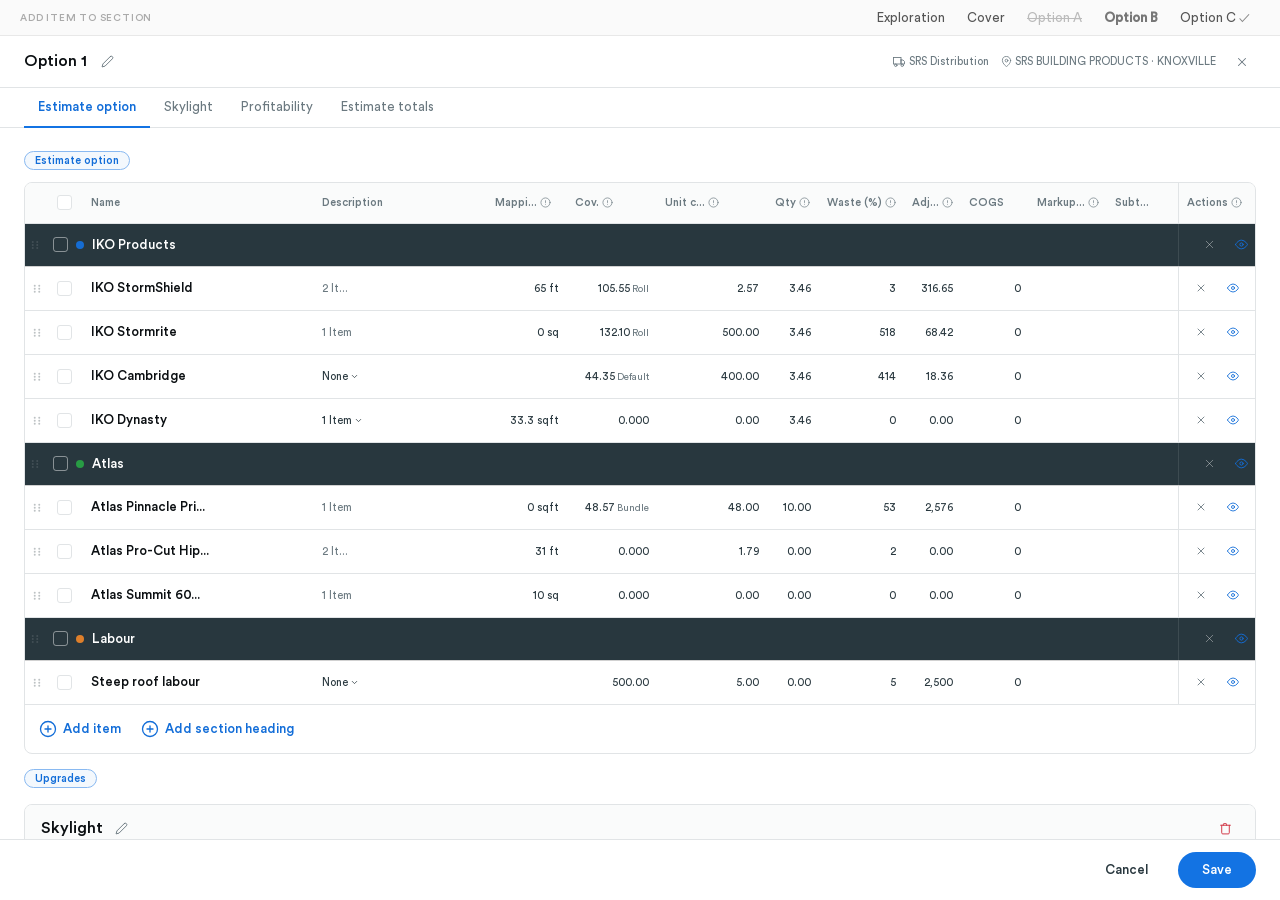
<file: select-section/option-b.html>
<!DOCTYPE html>
<html lang="en">
<head>
  <meta charset="UTF-8">
  <meta name="viewport" content="width=device-width, initial-scale=1.0">
  <title>Option B — Section Picker</title>
  <link rel="stylesheet" href="tokens.css">
  <style>
    *, *::before, *::after { box-sizing: border-box; margin: 0; padding: 0; }

    body {
      font-family: 'Circular Std', -apple-system, BlinkMacSystemFont, sans-serif;
      font-weight: 400;
      font-size: var(--Sizes-Body);
      color: var(--text-default);
      background: var(--background-secondary);
      height: 100vh;
      overflow: hidden;
      display: flex;
      flex-direction: column;
    }

    /* Prototype navigation */
    .proto-nav {
      background: #fafafa;
      border-bottom: 1px solid #e8e8e8;
      height: 36px;
      display: flex;
      align-items: center;
      padding: 0 20px;
      flex-shrink: 0;
      font-family: 'Circular Std', -apple-system, BlinkMacSystemFont, sans-serif;
    }
    .proto-nav-title {
      font-size: 10px;
      font-weight: 500;
      letter-spacing: 0.08em;
      text-transform: uppercase;
      color: #aaa;
    }
    .proto-nav-links { margin-left: auto; display: flex; gap: 2px; }
    .proto-nav-link {
      font-size: 13px;
      font-weight: 400;
      color: #555;
      text-decoration: none;
      padding: 4px 10px;
      border-radius: 6px;
      transition: background 120ms, color 120ms;
    }
    .proto-nav-link:hover { background: rgba(0,0,0,0.05); color: #111; }
    .proto-nav-link.active { font-weight: 600; color: #111; }
    .proto-nav-link.not-chosen { text-decoration: line-through; color: #bbb; }
    .proto-nav-link.not-chosen:hover { color: #888; }
    .proto-nav-link.not-chosen.active { text-decoration: none; font-weight: 600; color: #777; }
    .proto-nav-link.chosen::after { content: ' ✓'; font-size: 11px; opacity: 0.7; }

    /* Modal shell */
    .modal-shell {
      background: var(--background-default);
      flex: 1;
      min-height: 0;
      display: flex;
      flex-direction: column;
      overflow: hidden;
    }

    /* Top bar */
    .modal-topbar {
      display: flex;
      align-items: center;
      justify-content: space-between;
      padding: 0 24px;
      height: 52px;
      border-bottom: 1px solid var(--border-default);
      flex-shrink: 0;
    }
    .modal-title-group { display: flex; align-items: center; gap: 6px; }
    .modal-title { font-size: var(--Sizes-Body); font-weight: 500; color: var(--text-highlight); }
    .modal-meta { display: flex; align-items: center; gap: 12px; font-size: var(--Sizes-Small); color: var(--text-muted); }
    .distributor-badge { display: flex; align-items: center; gap: 4px; font-size: var(--Sizes-Smaller); font-weight: 400; color: var(--text-muted); }
    .icon-btn {
      width: 28px; height: 28px; display: flex; align-items: center; justify-content: center;
      background: none; border: none; border-radius: var(--radius-md); cursor: pointer;
      color: var(--icon-icon-muted); transition: background 150ms, color 150ms;
    }
    .icon-btn:hover { background: var(--background-secondary); color: var(--icon-icon-default); }
    .modal-close {
      width: 28px; height: 28px; display: flex; align-items: center; justify-content: center;
      background: none; border: none; border-radius: var(--radius-md); cursor: pointer;
      color: var(--icon-icon-muted); transition: background 150ms, color 150ms;
    }
    .modal-close:hover { background: var(--background-secondary); color: var(--icon-icon-default); }

    /* Tabs */
    .tabs-bar {
      display: flex; align-items: flex-end; padding: 0 24px;
      border-bottom: 1px solid var(--border-default); flex-shrink: 0;
    }
    .tab {
      padding: 0 14px; height: 40px; display: flex; align-items: center;
      font-size: var(--Sizes-Small); font-weight: 400; color: var(--text-muted);
      border-bottom: 2px solid transparent; cursor: pointer; transition: color 150ms;
      white-space: nowrap; margin-bottom: -1px; user-select: none;
    }
    .tab:hover { color: var(--text-default); }
    .tab.active { color: var(--text-link); font-weight: 500; border-bottom-color: var(--border-primary); }

    .tab-subbar { padding: 6px 0 12px; }
    .option-badge {
      display: inline-flex; align-items: center;
      background: var(--background-accent-primary); border: 1px solid var(--border-primary-subtle);
      color: var(--text-link); font-size: var(--Sizes-Smaller); font-weight: 500;
      padding: 2px 10px; border-radius: var(--radius-circle);
    }

    /* Scrollable content */
    .modal-content { flex: 1; min-height: 0; overflow-y: auto; padding: 16px 24px 0; }

    /* Table wrapper */
    .table-wrap { border: 1px solid var(--border-default); border-radius: var(--radius-lg); overflow: hidden; overflow-x: auto; }

    .proposal-table { width: 100%; border-collapse: collapse; min-width: 960px; }

    .proposal-table col.c-drag  { width: 20px; }
    .proposal-table col.c-check { width: 34px; }
    .proposal-table col.c-name  { min-width: 130px; }
    .proposal-table col.c-desc  { min-width: 100px; }
    .proposal-table col.c-mappi { width: 80px; }
    .proposal-table col.c-cov   { width: 90px; }
    .proposal-table col.c-unit  { width: 110px; }
    .proposal-table col.c-qty   { width: 52px; }
    .proposal-table col.c-waste { width: 72px; }
    .proposal-table col.c-adj   { width: 52px; }
    .proposal-table col.c-cogs  { width: 68px; }
    .proposal-table col.c-mkp   { width: 68px; }
    .proposal-table col.c-sub   { width: 72px; }
    .proposal-table col.c-act   { width: 75px; }

    .proposal-table thead th {
      background: var(--background-tertiary); border-bottom: 1px solid var(--border-default);
      padding: 0 8px; height: 40px; text-align: left;
      font-size: var(--Sizes-Smaller); font-weight: 500; color: var(--text-muted);
      white-space: nowrap; vertical-align: middle;
    }
    .proposal-table thead th.th-drag { padding: 0 6px; }
    .proposal-table thead th.th-check { padding: 0 8px; }

    .th-inner { display: inline-flex; align-items: center; gap: 3px; }

    .checkbox { width: 15px; height: 15px; border-radius: 3px; flex-shrink: 0; cursor: pointer; }
    .checkbox.light { border: 1.5px solid var(--roofr-mist-5B); background: #fff; }
    .checkbox.dark  { border: 1.5px solid rgba(255,255,255,0.45); background: transparent; }

    .drag-dots { display: flex; align-items: center; justify-content: center; cursor: grab; opacity: 0.3; transition: opacity 150ms; }
    tr:hover .drag-dots { opacity: 0.7; }

    /* Section headers — dark */
    .section-row td { background: #28373E; border-bottom: 1px solid rgba(0,0,0,0.18); padding: 0; }
    .section-inner { display: flex; align-items: center; height: 42px; padding: 0 10px 0 0; gap: 8px; }
    .section-inner > .drag-dots { width: 20px; flex-shrink: 0; }
    .section-name-text { font-size: var(--Sizes-Small); font-weight: 500; color: #fff; flex: 1; }
    .section-color-dot { width: 8px; height: 8px; border-radius: 50%; flex-shrink: 0; opacity: 0.9; }

    /* Item rows */
    .item-row td {
      border-bottom: 1px solid var(--border-default); padding: 0 8px;
      height: 44px; vertical-align: middle; font-size: var(--Sizes-Small); color: var(--text-default);
    }
    .item-row td.td-drag { padding: 0 6px; }
    .item-row td.td-check { padding: 0 8px; }
    .item-row td.td-name { font-weight: 500; color: var(--text-highlight); }
    .item-row td.td-muted { color: var(--text-muted); font-size: var(--Sizes-Smaller); }
    .item-row td.td-num { text-align: right; font-size: var(--Sizes-Smaller); color: var(--text-default); }
    .item-row:hover td { background: var(--components-table-background-hover); }

    /* Sticky actions column */
    .proposal-table thead th:last-child {
      position: sticky;
      right: 0;
      z-index: 3;
      background: var(--background-tertiary);
      border-left: 1px solid var(--border-default);
      box-shadow: -6px 0 14px rgba(0,0,0,0.08);
    }
    .item-row td:last-child {
      position: sticky;
      right: 0;
      z-index: 2;
      background: var(--background-default);
      border-left: 1px solid var(--border-default);
      box-shadow: -6px 0 14px rgba(0,0,0,0.08);
    }
    .item-row:hover td:last-child { background: var(--components-table-background-hover); }

    /* Section row actions cell */
    .td-actions-section {
      position: sticky;
      right: 0;
      z-index: 3;
      background: #28373E;
      border-left: 1px solid rgba(255,255,255,0.1);
      padding: 0 8px;
      vertical-align: middle;
      white-space: nowrap;
      box-shadow: -6px 0 14px rgba(0,0,0,0.15);
    }
    .section-actions { display: flex; align-items: center; justify-content: flex-end; gap: 4px; }
    .act-btn-sec {
      width: 28px; height: 28px; display: flex; align-items: center; justify-content: center;
      background: none; border: none; cursor: pointer; color: rgba(255,255,255,0.4);
      border-radius: var(--radius-sm); transition: background 150ms, color 150ms;
    }
    .act-btn-sec:hover { background: rgba(255,255,255,0.1); color: rgba(255,255,255,0.85); }
    .act-btn-sec.eye { color: var(--icon-primary); }
    .act-btn-sec.eye:hover { background: rgba(19,115,227,0.2); }
    .act-btn-sec.add { color: rgba(255,255,255,0.65); position: relative; }
    .act-btn-sec.add:hover { background: rgba(255,255,255,0.12); color: rgba(255,255,255,0.95); }
    .act-btn-sec.add::after { content: 'Add item to this section'; position: absolute; bottom: calc(100% + 10px); right: -2px; background: var(--roofr-graphite); color: var(--roofr-mist); font-size: var(--Sizes-Smaller); font-family: inherit; font-weight: 400; line-height: 1.2; white-space: nowrap; padding: 6px 10px; border-radius: var(--radius-md); pointer-events: none; opacity: 0; transition: opacity 150ms ease-out; z-index: 200; }
    .act-btn-sec.add::before { content: ''; position: absolute; bottom: calc(100% + 2px); right: 6px; width: 0; height: 0; border-left: 8px solid transparent; border-right: 8px solid transparent; border-top: 8px solid var(--roofr-graphite); pointer-events: none; opacity: 0; transition: opacity 150ms ease-out; z-index: 200; }
    .act-btn-sec.add:hover::after, .act-btn-sec.add:hover::before { opacity: 1; }

    .item-actions { display: flex; align-items: center; justify-content: flex-end; gap: 4px; }

    .act-btn {
      width: 28px; height: 28px; display: flex; align-items: center; justify-content: center;
      background: none; border: none; cursor: pointer; color: var(--icon-icon-muted);
      border-radius: var(--radius-sm); transition: background 150ms, color 150ms;
    }
    .act-btn:hover { background: var(--background-secondary); color: var(--icon-icon-default); }
    .act-btn.danger:hover { background: var(--roofr-red-10); color: var(--icon-error); }
    .act-btn.eye { color: var(--icon-primary); }
    .act-btn.eye:hover { background: var(--background-accent-primary); }

    .unit-val { font-size: var(--Sizes-Smaller); }
    .unit-label { font-size: 10px; color: var(--text-muted); margin-left: 2px; }
    .dd-indicator { display: inline-flex; align-items: center; gap: 2px; cursor: pointer; color: var(--text-default); font-size: var(--Sizes-Smaller); }

    /* New item animation */
    @keyframes slideIn { from { opacity: 0; transform: translateY(-6px); } to { opacity: 1; transform: translateY(0); } }
    @keyframes highlightFade { 0% { background: #D0E3F9; } 30% { background: var(--background-accent-primary); } 100% { background: transparent; } }
    .item-row.new-item td { animation: highlightFade 2200ms ease forwards; }
    .item-row.entering { animation: slideIn 220ms ease forwards; }
    .new-badge { display: inline-flex; align-items: center; gap: 4px; font-size: var(--Sizes-Smaller); color: var(--text-link); font-weight: 500; margin-left: 8px; transition: opacity 500ms; }

    /* Section header flash */
    .section-row.highlight td { background: #1D2E35; transition: background 200ms; }

    /* Footer (add buttons) */
    .table-footer-wrap { position: relative; }
    .table-footer { display: flex; align-items: center; gap: 8px; padding: 10px 8px; }

    .btn-add {
      display: flex; align-items: center; gap: 6px; background: none; border: none; cursor: pointer;
      color: var(--text-link); font-size: var(--Sizes-Small); font-weight: 500;
      padding: 5px 6px; border-radius: var(--radius-md); transition: background 150ms; font-family: inherit;
    }
    .btn-add:hover { background: var(--background-accent-primary); }
    .btn-add.active { background: var(--background-accent-primary); }
    .btn-add-section {
      display: flex; align-items: center; gap: 6px; background: none; border: none; cursor: pointer;
      color: var(--text-link); font-size: var(--Sizes-Small); font-weight: 500;
      padding: 5px 6px; border-radius: var(--radius-md); transition: background 150ms; font-family: inherit;
    }
    .btn-add-section:hover { background: var(--background-accent-primary); }

    /* Section picker dropdown */
    .section-picker {
      position: absolute;
      bottom: calc(100% + 6px);
      left: 6px;
      width: 230px;
      background: var(--components-Menu_Dropdown-Default-fill);
      border: 1px solid var(--components-Menu_Dropdown-Border-fill);
      border-radius: var(--radius-lg);
      box-shadow: 0 4px 20px rgba(0,0,0,0.12), 0 1px 4px rgba(0,0,0,0.06);
      overflow: hidden;
      z-index: 100;
      opacity: 0;
      transform: translateY(6px) scale(0.97);
      transform-origin: bottom left;
      pointer-events: none;
      transition: opacity 160ms ease, transform 160ms ease;
    }
    .section-picker.open { opacity: 1; transform: translateY(0) scale(1); pointer-events: all; }

    .picker-header {
      padding: 7px 12px 6px; font-size: var(--Sizes-Smaller); font-weight: 500;
      color: var(--text-muted); background: var(--background-secondary);
      border-bottom: 1px solid var(--border-default);
    }
    .picker-option {
      display: flex; align-items: center; gap: 8px; padding: 9px 12px;
      cursor: pointer; transition: background 120ms; border-bottom: 1px solid var(--border-default);
      font-size: var(--Sizes-Small); color: var(--components-Menu_Dropdown-Text_title-default);
    }
    .picker-option:last-child { border-bottom: none; }
    .picker-option:hover { background: var(--components-Menu_Dropdown-Default-hover); }
    .picker-dot { width: 8px; height: 8px; border-radius: 50%; flex-shrink: 0; }
    .picker-option-name { flex: 1; font-weight: 500; }
    .picker-count {
      font-size: var(--Sizes-Smaller); color: var(--text-inactive);
      background: var(--background-secondary); border-radius: var(--radius-circle); padding: 1px 6px;
    }
    .picker-option.no-section { color: var(--text-muted); }
    .picker-option.no-section .picker-option-name { font-weight: 400; }
    .picker-option.no-section:hover { color: var(--text-default); background: var(--components-Menu_Dropdown-Default-hover); }

    /* Below table */
    .below-table { padding: 8px 0 16px; }
    .skylight-section { border: 1px solid var(--border-default); border-radius: var(--radius-lg); overflow: hidden; margin-top: 4px; }
    .skylight-header { display: flex; align-items: center; padding: 10px 16px; gap: 4px; background: var(--background-tertiary); border-bottom: 1px solid var(--border-default); }
    .skylight-title { font-size: var(--Sizes-Body); font-weight: 500; color: var(--text-highlight); }
    .skylight-spacer { flex: 1; }
    /* Skylight table */
    .sky-footer-row td { padding: 0; }
    .btn-add-section:disabled { color: var(--text-inactive); cursor: default; pointer-events: none; }
    .skylight-title[contenteditable="true"] { outline: none; border-bottom: 1px solid var(--border-primary); padding-bottom: 1px; }
    /* Sky picker */
    .sky-table-footer-wrap { position: relative; }
    .sky-picker {
      position: absolute; bottom: calc(100% + 6px); left: 6px; width: 230px;
      background: var(--components-Menu_Dropdown-Default-fill);
      border: 1px solid var(--components-Menu_Dropdown-Border-fill);
      border-radius: var(--radius-lg);
      box-shadow: 0 4px 20px rgba(0,0,0,0.12), 0 1px 4px rgba(0,0,0,0.06);
      overflow: hidden; z-index: 100;
      opacity: 0; transform: translateY(6px) scale(0.97); transform-origin: bottom left;
      pointer-events: none; transition: opacity 160ms ease, transform 160ms ease;
    }
    .sky-picker.open { opacity: 1; transform: translateY(0) scale(1); pointer-events: all; }
    .profitability-section { border: 1px solid var(--border-default); border-radius: var(--radius-lg); overflow: hidden; margin-top: 8px; }
    .profitability-header { display: flex; align-items: center; padding: 10px 16px; background: var(--background-tertiary); border-bottom: 1px solid var(--border-default); }
    .profitability-title { font-size: var(--Sizes-Small); font-weight: 500; color: var(--text-default); }
    .profitability-row { display: flex; align-items: center; justify-content: space-between; padding: 7px 16px; border-bottom: 1px solid var(--border-default); font-size: var(--Sizes-Small); }
    .profitability-row:last-child { border-bottom: none; }
    .profitability-label { color: var(--text-muted); }
    .profitability-value { font-weight: 500; color: var(--text-default); }
    .profitability-value.positive { color: var(--text-success); }

    /* Sticky footer */
    .modal-footer {
      display: flex; align-items: center; justify-content: flex-end; gap: 10px;
      padding: 12px 24px; border-top: 1px solid var(--border-default);
      background: var(--background-default); flex-shrink: 0;
    }
    .btn-cancel {
      height: 36px; padding: 0 20px; background: none; border: none; border-radius: var(--radius-circle);
      cursor: pointer; font-size: var(--Sizes-Small); font-weight: 500; color: var(--text-default); font-family: inherit; transition: background 150ms;
    }
    .btn-cancel:hover { background: var(--background-secondary); }
    .btn-save {
      height: 36px; padding: 0 24px; background: var(--background-contrast); border: none;
      border-radius: var(--radius-circle); cursor: pointer; font-size: var(--Sizes-Small);
      font-weight: 500; color: #fff; font-family: inherit; transition: background 150ms;
    }
    .btn-save:hover { background: var(--background-gradients-alternative-start); }

    /* Toast */
    .toast {
      position: fixed; bottom: 70px; left: 50%;
      transform: translateX(-50%) translateY(16px);
      background: var(--background-inverted); color: var(--text-inverted);
      font-size: var(--Sizes-Small); font-weight: 500; padding: 9px 18px;
      border-radius: var(--radius-circle); box-shadow: 0 4px 16px rgba(0,0,0,0.18);
      opacity: 0; transition: opacity 180ms ease, transform 180ms ease;
      pointer-events: none; white-space: nowrap; z-index: 200;
    }
    .toast.show { opacity: 1; transform: translateX(-50%) translateY(0); }

    /* ── INLINE ITEM CREATION ── */
    .item-row.editing td { background: var(--background-default) !important; }
    .td-name-edit { overflow: visible !important; }
    .name-input {
      width: 100%;
      min-width: 120px;
      border: 1.5px solid var(--components-input-border-active);
      border-radius: var(--components-input-radius);
      padding: 5px 8px;
      font-family: inherit;
      font-size: var(--Sizes-Small);
      color: var(--text-highlight);
      outline: none;
      background: var(--components-input-background-default);
      box-shadow: 0 0 0 3px rgba(19,115,227,0.12);
    }
    .name-dropdown {
      position: fixed;
      background: var(--components-Menu_Dropdown-Default-fill);
      border: 1px solid var(--components-Menu_Dropdown-Border-fill);
      border-radius: var(--radius-lg);
      box-shadow: 0 6px 24px rgba(0,0,0,0.12), 0 1px 4px rgba(0,0,0,0.06);
      z-index: 9999;
      overflow: hidden;
    }
    .name-dropdown-item {
      padding: 9px 14px;
      font-size: var(--Sizes-Small);
      color: var(--components-Menu_Dropdown-Text_title-default);
      cursor: pointer;
      transition: background 100ms;
    }
    .name-dropdown-item:hover { background: var(--components-Menu_Dropdown-Default-hover); }
    .name-dropdown-item.empty { color: var(--text-muted); cursor: default; font-style: italic; }
    .name-dropdown-item.empty:hover { background: transparent; }
    .name-dropdown-item.create-new { border-top: 1px solid var(--border-default); }
  </style>
</head>
<body>

  <nav class="proto-nav">
    <span class="proto-nav-title">Add Item to Section</span>
    <div class="proto-nav-links">
      <a href="index.html" class="proto-nav-link">Exploration</a>
      <a href="cover.html" class="proto-nav-link">Cover</a>
      <a href="option-a.html" class="proto-nav-link not-chosen">Option A</a>
      <a href="option-b.html" class="proto-nav-link not-chosen active">Option B</a>
      <a href="option-c.html" class="proto-nav-link chosen">Option C</a>
    </div>
  </nav>

  <div class="modal-shell">

    <div class="modal-topbar">
      <div class="modal-title-group">
        <span class="modal-title">Option 1</span>
        <button class="icon-btn" title="Rename">
          <svg width="13" height="13" viewBox="0 0 24 24" fill="none" stroke="currentColor" stroke-width="1.75" stroke-linecap="round"><path d="M17 3a2.828 2.828 0 1 1 4 4L7.5 20.5 2 22l1.5-5.5L17 3z"></path></svg>
        </button>
      </div>
      <div class="modal-meta">
        <div class="distributor-badge">
          <svg width="12" height="12" viewBox="0 0 24 24" fill="none" stroke="currentColor" stroke-width="1.75" stroke-linecap="round"><rect x="1" y="3" width="15" height="13"></rect><polygon points="16 8 20 8 23 11 23 16 16 16 16 8"></polygon><circle cx="5.5" cy="18.5" r="2.5"></circle><circle cx="18.5" cy="18.5" r="2.5"></circle></svg>
          SRS Distribution
        </div>
        <span style="font-size:11px;">
          <svg width="11" height="11" viewBox="0 0 24 24" fill="none" stroke="currentColor" stroke-width="1.75" stroke-linecap="round" style="vertical-align:-2px;"><path d="M21 10c0 7-9 13-9 13s-9-6-9-13a9 9 0 0 1 18 0z"></path><circle cx="12" cy="10" r="3"></circle></svg>
          SRS BUILDING PRODUCTS · KNOXVILLE
        </span>
        <button class="modal-close">
          <svg width="14" height="14" viewBox="0 0 24 24" fill="none" stroke="currentColor" stroke-width="1.75" stroke-linecap="round"><line x1="18" y1="6" x2="6" y2="18"></line><line x1="6" y1="6" x2="18" y2="18"></line></svg>
        </button>
      </div>
    </div>

    <div class="tabs-bar">
      <div class="tab active">Estimate option</div>
      <div class="tab">Skylight</div>
      <div class="tab">Profitability</div>
      <div class="tab">Estimate totals</div>
    </div>
    <div class="modal-content">
      <div class="tab-subbar">
        <span class="option-badge">Estimate option</span>
      </div>

      <div class="table-wrap">
        <table class="proposal-table">
          <colgroup>
            <col class="c-drag"><col class="c-check"><col class="c-name"><col class="c-desc">
            <col class="c-mappi"><col class="c-cov"><col class="c-unit"><col class="c-qty">
            <col class="c-waste"><col class="c-adj"><col class="c-cogs"><col class="c-mkp">
            <col class="c-sub"><col class="c-act">
          </colgroup>
          <thead>
            <tr>
              <th class="th-drag"></th>
              <th class="th-check"><div class="checkbox light"></div></th>
              <th>Name</th>
              <th>Description</th>
              <th><div class="th-inner">Mappi...<svg width="11" height="11" viewBox="0 0 24 24" fill="none" stroke="currentColor" stroke-width="1.5" stroke-linecap="round"><circle cx="12" cy="12" r="10"></circle><line x1="12" y1="8" x2="12" y2="12"></line><line x1="12" y1="16" x2="12.01" y2="16"></line></svg></div></th>
              <th><div class="th-inner">Cov.<svg width="11" height="11" viewBox="0 0 24 24" fill="none" stroke="currentColor" stroke-width="1.5" stroke-linecap="round"><circle cx="12" cy="12" r="10"></circle><line x1="12" y1="8" x2="12" y2="12"></line><line x1="12" y1="16" x2="12.01" y2="16"></line></svg></div></th>
              <th><div class="th-inner">Unit c...<svg width="11" height="11" viewBox="0 0 24 24" fill="none" stroke="currentColor" stroke-width="1.5" stroke-linecap="round"><circle cx="12" cy="12" r="10"></circle><line x1="12" y1="8" x2="12" y2="12"></line><line x1="12" y1="16" x2="12.01" y2="16"></line></svg></div></th>
              <th><div class="th-inner">Qty<svg width="11" height="11" viewBox="0 0 24 24" fill="none" stroke="currentColor" stroke-width="1.5" stroke-linecap="round"><circle cx="12" cy="12" r="10"></circle><line x1="12" y1="8" x2="12" y2="12"></line><line x1="12" y1="16" x2="12.01" y2="16"></line></svg></div></th>
              <th><div class="th-inner">Waste (%)<svg width="11" height="11" viewBox="0 0 24 24" fill="none" stroke="currentColor" stroke-width="1.5" stroke-linecap="round"><circle cx="12" cy="12" r="10"></circle><line x1="12" y1="8" x2="12" y2="12"></line><line x1="12" y1="16" x2="12.01" y2="16"></line></svg></div></th>
              <th><div class="th-inner">Adj...<svg width="11" height="11" viewBox="0 0 24 24" fill="none" stroke="currentColor" stroke-width="1.5" stroke-linecap="round"><circle cx="12" cy="12" r="10"></circle><line x1="12" y1="8" x2="12" y2="12"></line><line x1="12" y1="16" x2="12.01" y2="16"></line></svg></div></th>
              <th>COGS</th>
              <th><div class="th-inner">Markup...<svg width="11" height="11" viewBox="0 0 24 24" fill="none" stroke="currentColor" stroke-width="1.5" stroke-linecap="round"><circle cx="12" cy="12" r="10"></circle><line x1="12" y1="8" x2="12" y2="12"></line><line x1="12" y1="16" x2="12.01" y2="16"></line></svg></div></th>
              <th>Subt...</th>
              <th><div class="th-inner">Actions<svg width="11" height="11" viewBox="0 0 24 24" fill="none" stroke="currentColor" stroke-width="1.5" stroke-linecap="round"><circle cx="12" cy="12" r="10"></circle><line x1="12" y1="8" x2="12" y2="12"></line><line x1="12" y1="16" x2="12.01" y2="16"></line></svg></div></th>
            </tr>
          </thead>
          <tbody id="table-body">

            <!-- IKO Products -->
            <tr class="section-row" id="section-row-iko">
              <td colspan="13" style="padding:0;">
                <div class="section-inner">
                  <div class="drag-dots"><svg width="12" height="12" viewBox="0 0 16 16" fill="#fff" opacity=".4"><circle cx="5" cy="4" r="1.3"/><circle cx="5" cy="8" r="1.3"/><circle cx="5" cy="12" r="1.3"/><circle cx="11" cy="4" r="1.3"/><circle cx="11" cy="8" r="1.3"/><circle cx="11" cy="12" r="1.3"/></svg></div>
                  <div class="checkbox dark"></div>
                  <div class="section-color-dot" style="background:#1373E3;"></div>
                  <span class="section-name-text">IKO Products</span>
                </div>
              </td>
              <td class="td-actions-section">
                <div class="section-actions">
                  <button class="act-btn-sec" title="Delete"><svg width="13" height="13" viewBox="0 0 24 24" fill="none" stroke="currentColor" stroke-width="1.75" stroke-linecap="round"><line x1="18" y1="6" x2="6" y2="18"></line><line x1="6" y1="6" x2="18" y2="18"></line></svg></button>
                  <button class="act-btn-sec eye" title="View"><svg width="13" height="13" viewBox="0 0 24 24" fill="none" stroke="currentColor" stroke-width="1.75" stroke-linecap="round"><path d="M1 12s4-8 11-8 11 8 11 8-4 8-11 8-11-8-11-8z"></path><circle cx="12" cy="12" r="3"></circle></svg></button>
                </div>
              </td>
            </tr>
            <tbody id="iko-items">
              <tr class="item-row"><td class="td-drag"><div class="drag-dots"><svg width="12" height="12" viewBox="0 0 16 16" fill="currentColor"><circle cx="5" cy="5" r="1.3"/><circle cx="5" cy="9" r="1.3"/><circle cx="5" cy="13" r="1.3"/><circle cx="11" cy="5" r="1.3"/><circle cx="11" cy="9" r="1.3"/><circle cx="11" cy="13" r="1.3"/></svg></div></td><td class="td-check"><div class="checkbox light"></div></td><td class="td-name">IKO StormShield</td><td class="td-muted">2 It...</td><td class="td-num">65 ft</td><td class="td-num"><span class="unit-val">105.55</span><span class="unit-label">Roll</span></td><td class="td-num">2.57</td><td class="td-num">3.46</td><td class="td-num">3</td><td class="td-num">316.65</td><td class="td-num">0</td><td class="td-num"></td><td class="td-num"></td><td><div class="item-actions"><button class="act-btn danger"><svg width="12" height="12" viewBox="0 0 24 24" fill="none" stroke="currentColor" stroke-width="1.75" stroke-linecap="round"><line x1="18" y1="6" x2="6" y2="18"></line><line x1="6" y1="6" x2="18" y2="18"></line></svg></button><button class="act-btn eye"><svg width="12" height="12" viewBox="0 0 24 24" fill="none" stroke="currentColor" stroke-width="1.75" stroke-linecap="round"><path d="M1 12s4-8 11-8 11 8 11 8-4 8-11 8-11-8-11-8z"></path><circle cx="12" cy="12" r="3"></circle></svg></button></div></td></tr>
              <tr class="item-row"><td class="td-drag"><div class="drag-dots"><svg width="12" height="12" viewBox="0 0 16 16" fill="currentColor"><circle cx="5" cy="5" r="1.3"/><circle cx="5" cy="9" r="1.3"/><circle cx="5" cy="13" r="1.3"/><circle cx="11" cy="5" r="1.3"/><circle cx="11" cy="9" r="1.3"/><circle cx="11" cy="13" r="1.3"/></svg></div></td><td class="td-check"><div class="checkbox light"></div></td><td class="td-name">IKO Stormrite</td><td class="td-muted">1 Item</td><td class="td-num">0 sq</td><td class="td-num"><span class="unit-val">132.10</span><span class="unit-label">Roll</span></td><td class="td-num">500.00</td><td class="td-num">3.46</td><td class="td-num">518</td><td class="td-num">68.42</td><td class="td-num">0</td><td class="td-num"></td><td class="td-num"></td><td><div class="item-actions"><button class="act-btn danger"><svg width="12" height="12" viewBox="0 0 24 24" fill="none" stroke="currentColor" stroke-width="1.75" stroke-linecap="round"><line x1="18" y1="6" x2="6" y2="18"></line><line x1="6" y1="6" x2="18" y2="18"></line></svg></button><button class="act-btn eye"><svg width="12" height="12" viewBox="0 0 24 24" fill="none" stroke="currentColor" stroke-width="1.75" stroke-linecap="round"><path d="M1 12s4-8 11-8 11 8 11 8-4 8-11 8-11-8-11-8z"></path><circle cx="12" cy="12" r="3"></circle></svg></button></div></td></tr>
              <tr class="item-row"><td class="td-drag"><div class="drag-dots"><svg width="12" height="12" viewBox="0 0 16 16" fill="currentColor"><circle cx="5" cy="5" r="1.3"/><circle cx="5" cy="9" r="1.3"/><circle cx="5" cy="13" r="1.3"/><circle cx="11" cy="5" r="1.3"/><circle cx="11" cy="9" r="1.3"/><circle cx="11" cy="13" r="1.3"/></svg></div></td><td class="td-check"><div class="checkbox light"></div></td><td class="td-name">IKO Cambridge</td><td class="td-muted"><span class="dd-indicator">None <svg width="9" height="9" viewBox="0 0 24 24" fill="none" stroke="currentColor" stroke-width="2" stroke-linecap="round"><polyline points="6 9 12 15 18 9"></polyline></svg></span></td><td class="td-num"></td><td class="td-num"><span class="unit-val">44.35</span><span class="unit-label">Default</span></td><td class="td-num">400.00</td><td class="td-num">3.46</td><td class="td-num">414</td><td class="td-num">18.36</td><td class="td-num">0</td><td class="td-num"></td><td class="td-num"></td><td><div class="item-actions"><button class="act-btn danger"><svg width="12" height="12" viewBox="0 0 24 24" fill="none" stroke="currentColor" stroke-width="1.75" stroke-linecap="round"><line x1="18" y1="6" x2="6" y2="18"></line><line x1="6" y1="6" x2="18" y2="18"></line></svg></button><button class="act-btn eye"><svg width="12" height="12" viewBox="0 0 24 24" fill="none" stroke="currentColor" stroke-width="1.75" stroke-linecap="round"><path d="M1 12s4-8 11-8 11 8 11 8-4 8-11 8-11-8-11-8z"></path><circle cx="12" cy="12" r="3"></circle></svg></button></div></td></tr>
              <tr class="item-row"><td class="td-drag"><div class="drag-dots"><svg width="12" height="12" viewBox="0 0 16 16" fill="currentColor"><circle cx="5" cy="5" r="1.3"/><circle cx="5" cy="9" r="1.3"/><circle cx="5" cy="13" r="1.3"/><circle cx="11" cy="5" r="1.3"/><circle cx="11" cy="9" r="1.3"/><circle cx="11" cy="13" r="1.3"/></svg></div></td><td class="td-check"><div class="checkbox light"></div></td><td class="td-name">IKO Dynasty</td><td class="td-muted"><span class="dd-indicator">1 Item <svg width="9" height="9" viewBox="0 0 24 24" fill="none" stroke="currentColor" stroke-width="2" stroke-linecap="round"><polyline points="6 9 12 15 18 9"></polyline></svg></span></td><td class="td-num">33.3 sqft</td><td class="td-num">0.000</td><td class="td-num">0.00</td><td class="td-num">3.46</td><td class="td-num">0</td><td class="td-num">0.00</td><td class="td-num">0</td><td class="td-num"></td><td class="td-num"></td><td><div class="item-actions"><button class="act-btn danger"><svg width="12" height="12" viewBox="0 0 24 24" fill="none" stroke="currentColor" stroke-width="1.75" stroke-linecap="round"><line x1="18" y1="6" x2="6" y2="18"></line><line x1="6" y1="6" x2="18" y2="18"></line></svg></button><button class="act-btn eye"><svg width="12" height="12" viewBox="0 0 24 24" fill="none" stroke="currentColor" stroke-width="1.75" stroke-linecap="round"><path d="M1 12s4-8 11-8 11 8 11 8-4 8-11 8-11-8-11-8z"></path><circle cx="12" cy="12" r="3"></circle></svg></button></div></td></tr>
            </tbody>

            <!-- Atlas -->
            <tr class="section-row" id="section-row-atlas">
              <td colspan="13" style="padding:0;">
                <div class="section-inner">
                  <div class="drag-dots"><svg width="12" height="12" viewBox="0 0 16 16" fill="#fff" opacity=".4"><circle cx="5" cy="4" r="1.3"/><circle cx="5" cy="8" r="1.3"/><circle cx="5" cy="12" r="1.3"/><circle cx="11" cy="4" r="1.3"/><circle cx="11" cy="8" r="1.3"/><circle cx="11" cy="12" r="1.3"/></svg></div>
                  <div class="checkbox dark"></div>
                  <div class="section-color-dot" style="background:#28A745;"></div>
                  <span class="section-name-text">Atlas</span>
                </div>
              </td>
              <td class="td-actions-section">
                <div class="section-actions">
                  <button class="act-btn-sec" title="Delete"><svg width="13" height="13" viewBox="0 0 24 24" fill="none" stroke="currentColor" stroke-width="1.75" stroke-linecap="round"><line x1="18" y1="6" x2="6" y2="18"></line><line x1="6" y1="6" x2="18" y2="18"></line></svg></button>
                  <button class="act-btn-sec eye" title="View"><svg width="13" height="13" viewBox="0 0 24 24" fill="none" stroke="currentColor" stroke-width="1.75" stroke-linecap="round"><path d="M1 12s4-8 11-8 11 8 11 8-4 8-11 8-11-8-11-8z"></path><circle cx="12" cy="12" r="3"></circle></svg></button>
                </div>
              </td>
            </tr>
            <tbody id="atlas-items">
              <tr class="item-row"><td class="td-drag"><div class="drag-dots"><svg width="12" height="12" viewBox="0 0 16 16" fill="currentColor"><circle cx="5" cy="5" r="1.3"/><circle cx="5" cy="9" r="1.3"/><circle cx="5" cy="13" r="1.3"/><circle cx="11" cy="5" r="1.3"/><circle cx="11" cy="9" r="1.3"/><circle cx="11" cy="13" r="1.3"/></svg></div></td><td class="td-check"><div class="checkbox light"></div></td><td class="td-name">Atlas Pinnacle Pri...</td><td class="td-muted">1 Item</td><td class="td-num">0 sqft</td><td class="td-num"><span class="unit-val">48.57</span><span class="unit-label">Bundle</span></td><td class="td-num">48.00</td><td class="td-num">10.00</td><td class="td-num">53</td><td class="td-num">2,576</td><td class="td-num">0</td><td class="td-num"></td><td class="td-num"></td><td><div class="item-actions"><button class="act-btn danger"><svg width="12" height="12" viewBox="0 0 24 24" fill="none" stroke="currentColor" stroke-width="1.75" stroke-linecap="round"><line x1="18" y1="6" x2="6" y2="18"></line><line x1="6" y1="6" x2="18" y2="18"></line></svg></button><button class="act-btn eye"><svg width="12" height="12" viewBox="0 0 24 24" fill="none" stroke="currentColor" stroke-width="1.75" stroke-linecap="round"><path d="M1 12s4-8 11-8 11 8 11 8-4 8-11 8-11-8-11-8z"></path><circle cx="12" cy="12" r="3"></circle></svg></button></div></td></tr>
              <tr class="item-row"><td class="td-drag"><div class="drag-dots"><svg width="12" height="12" viewBox="0 0 16 16" fill="currentColor"><circle cx="5" cy="5" r="1.3"/><circle cx="5" cy="9" r="1.3"/><circle cx="5" cy="13" r="1.3"/><circle cx="11" cy="5" r="1.3"/><circle cx="11" cy="9" r="1.3"/><circle cx="11" cy="13" r="1.3"/></svg></div></td><td class="td-check"><div class="checkbox light"></div></td><td class="td-name">Atlas Pro-Cut Hip...</td><td class="td-muted">2 It...</td><td class="td-num">31 ft</td><td class="td-num">0.000</td><td class="td-num">1.79</td><td class="td-num">0.00</td><td class="td-num">2</td><td class="td-num">0.00</td><td class="td-num">0</td><td class="td-num"></td><td class="td-num"></td><td><div class="item-actions"><button class="act-btn danger"><svg width="12" height="12" viewBox="0 0 24 24" fill="none" stroke="currentColor" stroke-width="1.75" stroke-linecap="round"><line x1="18" y1="6" x2="6" y2="18"></line><line x1="6" y1="6" x2="18" y2="18"></line></svg></button><button class="act-btn eye"><svg width="12" height="12" viewBox="0 0 24 24" fill="none" stroke="currentColor" stroke-width="1.75" stroke-linecap="round"><path d="M1 12s4-8 11-8 11 8 11 8-4 8-11 8-11-8-11-8z"></path><circle cx="12" cy="12" r="3"></circle></svg></button></div></td></tr>
              <tr class="item-row"><td class="td-drag"><div class="drag-dots"><svg width="12" height="12" viewBox="0 0 16 16" fill="currentColor"><circle cx="5" cy="5" r="1.3"/><circle cx="5" cy="9" r="1.3"/><circle cx="5" cy="13" r="1.3"/><circle cx="11" cy="5" r="1.3"/><circle cx="11" cy="9" r="1.3"/><circle cx="11" cy="13" r="1.3"/></svg></div></td><td class="td-check"><div class="checkbox light"></div></td><td class="td-name">Atlas Summit 60...</td><td class="td-muted">1 Item</td><td class="td-num">10 sq</td><td class="td-num">0.000</td><td class="td-num">0.00</td><td class="td-num">0.00</td><td class="td-num">0</td><td class="td-num">0.00</td><td class="td-num">0</td><td class="td-num"></td><td class="td-num"></td><td><div class="item-actions"><button class="act-btn danger"><svg width="12" height="12" viewBox="0 0 24 24" fill="none" stroke="currentColor" stroke-width="1.75" stroke-linecap="round"><line x1="18" y1="6" x2="6" y2="18"></line><line x1="6" y1="6" x2="18" y2="18"></line></svg></button><button class="act-btn eye"><svg width="12" height="12" viewBox="0 0 24 24" fill="none" stroke="currentColor" stroke-width="1.75" stroke-linecap="round"><path d="M1 12s4-8 11-8 11 8 11 8-4 8-11 8-11-8-11-8z"></path><circle cx="12" cy="12" r="3"></circle></svg></button></div></td></tr>
            </tbody>

            <!-- Labour -->
            <tr class="section-row" id="section-row-labour">
              <td colspan="13" style="padding:0;">
                <div class="section-inner">
                  <div class="drag-dots"><svg width="12" height="12" viewBox="0 0 16 16" fill="#fff" opacity=".4"><circle cx="5" cy="4" r="1.3"/><circle cx="5" cy="8" r="1.3"/><circle cx="5" cy="12" r="1.3"/><circle cx="11" cy="4" r="1.3"/><circle cx="11" cy="8" r="1.3"/><circle cx="11" cy="12" r="1.3"/></svg></div>
                  <div class="checkbox dark"></div>
                  <div class="section-color-dot" style="background:#F2882A;"></div>
                  <span class="section-name-text">Labour</span>
                </div>
              </td>
              <td class="td-actions-section">
                <div class="section-actions">
                  <button class="act-btn-sec" title="Delete"><svg width="13" height="13" viewBox="0 0 24 24" fill="none" stroke="currentColor" stroke-width="1.75" stroke-linecap="round"><line x1="18" y1="6" x2="6" y2="18"></line><line x1="6" y1="6" x2="18" y2="18"></line></svg></button>
                  <button class="act-btn-sec eye" title="View"><svg width="13" height="13" viewBox="0 0 24 24" fill="none" stroke="currentColor" stroke-width="1.75" stroke-linecap="round"><path d="M1 12s4-8 11-8 11 8 11 8-4 8-11 8-11-8-11-8z"></path><circle cx="12" cy="12" r="3"></circle></svg></button>
                </div>
              </td>
            </tr>
            <tbody id="labour-items">
              <tr class="item-row"><td class="td-drag"><div class="drag-dots"><svg width="12" height="12" viewBox="0 0 16 16" fill="currentColor"><circle cx="5" cy="5" r="1.3"/><circle cx="5" cy="9" r="1.3"/><circle cx="5" cy="13" r="1.3"/><circle cx="11" cy="5" r="1.3"/><circle cx="11" cy="9" r="1.3"/><circle cx="11" cy="13" r="1.3"/></svg></div></td><td class="td-check"><div class="checkbox light"></div></td><td class="td-name">Steep roof labour</td><td class="td-muted"><span class="dd-indicator">None <svg width="9" height="9" viewBox="0 0 24 24" fill="none" stroke="currentColor" stroke-width="2" stroke-linecap="round"><polyline points="6 9 12 15 18 9"></polyline></svg></span></td><td class="td-num"></td><td class="td-num">500.00</td><td class="td-num">5.00</td><td class="td-num">0.00</td><td class="td-num">5</td><td class="td-num">2,500</td><td class="td-num">0</td><td class="td-num"></td><td class="td-num"></td><td><div class="item-actions"><button class="act-btn danger"><svg width="12" height="12" viewBox="0 0 24 24" fill="none" stroke="currentColor" stroke-width="1.75" stroke-linecap="round"><line x1="18" y1="6" x2="6" y2="18"></line><line x1="6" y1="6" x2="18" y2="18"></line></svg></button><button class="act-btn eye"><svg width="12" height="12" viewBox="0 0 24 24" fill="none" stroke="currentColor" stroke-width="1.75" stroke-linecap="round"><path d="M1 12s4-8 11-8 11 8 11 8-4 8-11 8-11-8-11-8z"></path><circle cx="12" cy="12" r="3"></circle></svg></button></div></td></tr>
            </tbody>

            <!-- Footer with picker -->
            <tr id="footer-row"><td colspan="14" style="padding:0; border-bottom:none;">
              <div class="table-footer-wrap">
                <div class="section-picker" id="section-picker">
                  <div class="picker-header">Add to which section?</div>
                  <div class="picker-option" onclick="pickSection('iko','IKO Products')">
                    <div class="picker-dot" style="background:#1373E3;"></div>
                    <span class="picker-option-name">IKO Products</span>
                    <span class="picker-count" id="count-iko">4</span>
                  </div>
                  <div class="picker-option" onclick="pickSection('atlas','Atlas')">
                    <div class="picker-dot" style="background:#28A745;"></div>
                    <span class="picker-option-name">Atlas</span>
                    <span class="picker-count" id="count-atlas">3</span>
                  </div>
                  <div class="picker-option" onclick="pickSection('labour','Labour')">
                    <div class="picker-dot" style="background:#F2882A;"></div>
                    <span class="picker-option-name">Labour</span>
                    <span class="picker-count" id="count-labour">1</span>
                  </div>
                  <div class="picker-option no-section" onclick="pickSection(null,null)">
                    <svg width="10" height="10" viewBox="0 0 24 24" fill="none" stroke="currentColor" stroke-width="2" stroke-linecap="round"><line x1="12" y1="5" x2="12" y2="19"></line><line x1="5" y1="12" x2="19" y2="12"></line></svg>
                    <span class="picker-option-name">No section (end of list)</span>
                  </div>
                </div>
                <div class="table-footer">
                  <button class="btn-add" id="add-item-btn" onclick="togglePicker()">
                    <svg width="18" height="18" viewBox="0 0 24 24" fill="none" stroke="currentColor" stroke-width="1.75" stroke-linecap="round"><circle cx="12" cy="12" r="10"></circle><line x1="12" y1="8" x2="12" y2="16"></line><line x1="8" y1="12" x2="16" y2="12"></line></svg>
                    Add item
                  </button>
                  <button class="btn-add-section">
                    <svg width="18" height="18" viewBox="0 0 24 24" fill="none" stroke="currentColor" stroke-width="1.75" stroke-linecap="round"><circle cx="12" cy="12" r="10"></circle><line x1="12" y1="8" x2="12" y2="16"></line><line x1="8" y1="12" x2="16" y2="12"></line></svg>
                    Add section heading
                  </button>
                </div>
              </div>
            </td></tr>

          </tbody>
        </table>
      </div>

      <div class="below-table">
        <div class="tab-subbar"><span class="option-badge">Upgrades</span></div>
        <div class="skylight-section">
          <div class="skylight-header">
            <span class="skylight-title" id="sky-title">Skylight</span>
            <button class="icon-btn" id="sky-edit-btn" title="Rename" onclick="skyEditTitle()"><svg width="13" height="13" viewBox="0 0 24 24" fill="none" stroke="currentColor" stroke-width="1.75" stroke-linecap="round"><path d="M17 3a2.828 2.828 0 1 1 4 4L7.5 20.5 2 22l1.5-5.5L17 3z"></path></svg></button>
            <div class="skylight-spacer"></div>
            <button class="icon-btn" style="color: var(--icon-error);" title="Delete"><svg width="13" height="13" viewBox="0 0 24 24" fill="none" stroke="currentColor" stroke-width="1.75" stroke-linecap="round"><polyline points="3 6 5 6 21 6"></polyline><path d="M19 6v14a2 2 0 0 1-2 2H7a2 2 0 0 1-2-2V6m3 0V4a1 1 0 0 1 1-1h4a1 1 0 0 1 1 1v2"></path></svg></button>
          </div>
          <div class="sky-table-wrap">
            <table class="proposal-table sky-table">
              <colgroup>
                <col class="c-drag"><col class="c-check"><col class="c-name"><col class="c-desc">
                <col class="c-mappi"><col class="c-cov"><col class="c-unit"><col class="c-qty">
                <col class="c-waste"><col class="c-adj"><col class="c-cogs"><col class="c-mkp">
                <col class="c-sub"><col class="c-act">
              </colgroup>
              <thead>
                <tr>
                  <th class="th-drag"></th>
                  <th class="th-check"><div class="checkbox light"></div></th>
                  <th>Name</th>
                  <th>Description</th>
                  <th><div class="th-inner">Mappi...<svg width="11" height="11" viewBox="0 0 24 24" fill="none" stroke="currentColor" stroke-width="1.5" stroke-linecap="round"><circle cx="12" cy="12" r="10"></circle><line x1="12" y1="8" x2="12" y2="12"></line><line x1="12" y1="16" x2="12.01" y2="16"></line></svg></div></th>
                  <th><div class="th-inner">Cov.<svg width="11" height="11" viewBox="0 0 24 24" fill="none" stroke="currentColor" stroke-width="1.5" stroke-linecap="round"><circle cx="12" cy="12" r="10"></circle><line x1="12" y1="8" x2="12" y2="12"></line><line x1="12" y1="16" x2="12.01" y2="16"></line></svg></div></th>
                  <th><div class="th-inner">Unit c...<svg width="11" height="11" viewBox="0 0 24 24" fill="none" stroke="currentColor" stroke-width="1.5" stroke-linecap="round"><circle cx="12" cy="12" r="10"></circle><line x1="12" y1="8" x2="12" y2="12"></line><line x1="12" y1="16" x2="12.01" y2="16"></line></svg></div></th>
                  <th><div class="th-inner">Qty<svg width="11" height="11" viewBox="0 0 24 24" fill="none" stroke="currentColor" stroke-width="1.5" stroke-linecap="round"><circle cx="12" cy="12" r="10"></circle><line x1="12" y1="8" x2="12" y2="12"></line><line x1="12" y1="16" x2="12.01" y2="16"></line></svg></div></th>
                  <th><div class="th-inner">Waste (%)<svg width="11" height="11" viewBox="0 0 24 24" fill="none" stroke="currentColor" stroke-width="1.5" stroke-linecap="round"><circle cx="12" cy="12" r="10"></circle><line x1="12" y1="8" x2="12" y2="12"></line><line x1="12" y1="16" x2="12.01" y2="16"></line></svg></div></th>
                  <th><div class="th-inner">Adj...<svg width="11" height="11" viewBox="0 0 24 24" fill="none" stroke="currentColor" stroke-width="1.5" stroke-linecap="round"><circle cx="12" cy="12" r="10"></circle><line x1="12" y1="8" x2="12" y2="12"></line><line x1="12" y1="16" x2="12.01" y2="16"></line></svg></div></th>
                  <th>COGS</th>
                  <th><div class="th-inner">Markup...<svg width="11" height="11" viewBox="0 0 24 24" fill="none" stroke="currentColor" stroke-width="1.5" stroke-linecap="round"><circle cx="12" cy="12" r="10"></circle><line x1="12" y1="8" x2="12" y2="12"></line><line x1="12" y1="16" x2="12.01" y2="16"></line></svg></div></th>
                  <th>Subt...</th>
                  <th><div class="th-inner">Actions<svg width="11" height="11" viewBox="0 0 24 24" fill="none" stroke="currentColor" stroke-width="1.5" stroke-linecap="round"><circle cx="12" cy="12" r="10"></circle><line x1="12" y1="8" x2="12" y2="12"></line><line x1="12" y1="16" x2="12.01" y2="16"></line></svg></div></th>
                </tr>
              </thead>
              <tbody id="sky-items">
                <tr class="item-row">
                  <td class="td-drag"><div class="drag-dots"><svg width="12" height="12" viewBox="0 0 16 16" fill="currentColor"><circle cx="5" cy="5" r="1.3"/><circle cx="5" cy="9" r="1.3"/><circle cx="5" cy="13" r="1.3"/><circle cx="11" cy="5" r="1.3"/><circle cx="11" cy="9" r="1.3"/><circle cx="11" cy="13" r="1.3"/></svg></div></td>
                  <td class="td-check"><div class="checkbox light"></div></td>
                  <td class="td-name"><span style="font-weight:500;color:var(--text-highlight);">Velux skylight (14×14)</span></td>
                  <td class="td-muted">Premium curb-mount</td>
                  <td class="td-num">—</td>
                  <td class="td-num">—</td>
                  <td class="td-num"><span class="unit-val">485.00</span><span class="unit-label">ea</span></td>
                  <td class="td-num">2</td>
                  <td class="td-num">0%</td>
                  <td class="td-num">0%</td>
                  <td class="td-num">970.00</td>
                  <td class="td-num">35%</td>
                  <td class="td-num">1,309.50</td>
                  <td><div class="item-actions"><button class="act-btn danger" title="Delete"><svg width="12" height="12" viewBox="0 0 24 24" fill="none" stroke="currentColor" stroke-width="1.75" stroke-linecap="round"><line x1="18" y1="6" x2="6" y2="18"></line><line x1="6" y1="6" x2="18" y2="18"></line></svg></button><button class="act-btn eye" title="View"><svg width="12" height="12" viewBox="0 0 24 24" fill="none" stroke="currentColor" stroke-width="1.75" stroke-linecap="round"><path d="M1 12s4-8 11-8 11 8 11 8-4 8-11 8-11-8-11-8z"></path><circle cx="12" cy="12" r="3"></circle></svg></button></div></td>
                </tr>
              </tbody>
              <tbody>
                <tr class="sky-footer-row">
                  <td colspan="14" style="padding:0; border-bottom:none;">
                    <div class="table-footer">
                      <button class="btn-add" onclick="skyAddItem()">
                        <svg width="18" height="18" viewBox="0 0 24 24" fill="none" stroke="currentColor" stroke-width="1.75" stroke-linecap="round"><circle cx="12" cy="12" r="10"></circle><line x1="12" y1="8" x2="12" y2="16"></line><line x1="8" y1="12" x2="16" y2="12"></line></svg>
                        Add item
                      </button>
                      <button class="btn-add-section" id="sky-add-section-btn" onclick="skyAddSection()">
                        <svg width="18" height="18" viewBox="0 0 24 24" fill="none" stroke="currentColor" stroke-width="1.75" stroke-linecap="round"><circle cx="12" cy="12" r="10"></circle><line x1="12" y1="8" x2="12" y2="16"></line><line x1="8" y1="12" x2="16" y2="12"></line></svg>
                        Add section heading
                      </button>
                    </div>
                  </td>
                </tr>
              </tbody>
            </table>
          </div>
        </div>

      </div>

    </div><!-- end modal-content -->

    <div class="modal-footer">
      <button class="btn-cancel" onclick="window.location.href='index.html'">Cancel</button>
      <button class="btn-save">Save</button>
    </div>

  </div>

  <div class="toast" id="toast"></div>

  <script>
    let pickerOpen = false;
    let itemCounter = 100;
    const counts = { iko: 4, atlas: 3, labour: 1 };

    const CATALOG = [
      'IKO StormShield', 'IKO Stormrite', 'IKO Cambridge', 'IKO Dynasty',
      'Atlas Pinnacle Premium', 'Atlas Pro-Cut Hip & Ridge', 'Atlas Summit 60',
      'Steep roof labour', 'Flat roof labour', 'Ridge cap shingles',
      'Drip edge — aluminum', 'Ice & water shield', 'Roofing nails (coil)',
      'Pipe collar flashing', 'Plywood sheathing', 'Synthetic underlayment',
      'Peel & stick membrane', 'Fascia board replacement', 'Roof deck inspection',
    ];

    const DOTS = `<svg width="12" height="12" viewBox="0 0 16 16" fill="currentColor"><circle cx="5" cy="5" r="1.3"/><circle cx="5" cy="9" r="1.3"/><circle cx="5" cy="13" r="1.3"/><circle cx="11" cy="5" r="1.3"/><circle cx="11" cy="9" r="1.3"/><circle cx="11" cy="13" r="1.3"/></svg>`;
    const LINK_ICON = `<svg width="12" height="12" viewBox="0 0 24 24" fill="none" stroke="currentColor" stroke-width="1.75" stroke-linecap="round"><path d="M10 13a5 5 0 0 0 7.54.54l3-3a5 5 0 0 0-7.07-7.07l-1.72 1.71"></path><path d="M14 11a5 5 0 0 0-7.54-.54l-3 3a5 5 0 0 0 7.07 7.07l1.71-1.71"></path></svg>`;
    const X_ICON = `<svg width="12" height="12" viewBox="0 0 24 24" fill="none" stroke="currentColor" stroke-width="1.75" stroke-linecap="round"><line x1="18" y1="6" x2="6" y2="18"></line><line x1="6" y1="6" x2="18" y2="18"></line></svg>`;
    const EYE_ICON = `<svg width="12" height="12" viewBox="0 0 24 24" fill="none" stroke="currentColor" stroke-width="1.75" stroke-linecap="round"><path d="M1 12s4-8 11-8 11 8 11 8-4 8-11 8-11-8-11-8z"></path><circle cx="12" cy="12" r="3"></circle></svg>`;

    function esc(s) {
      return s.replace(/&/g,'&amp;').replace(/</g,'&lt;').replace(/>/g,'&gt;');
    }

    function togglePicker() {
      pickerOpen = !pickerOpen;
      document.getElementById('section-picker').classList.toggle('open', pickerOpen);
      document.getElementById('add-item-btn').classList.toggle('active', pickerOpen);
    }

    function closePicker() {
      pickerOpen = false;
      document.getElementById('section-picker').classList.remove('open');
      document.getElementById('add-item-btn').classList.remove('active');
    }

    function pickSection(id, name) {
      closePicker();
      if (!id) { addItemAtEnd(); return; }
      addItemToSection(id, name);
    }

    function makeRow() {
      const tr = document.createElement('tr');
      tr.className = 'item-row editing entering';
      tr.id = 'item-' + (++itemCounter);
      tr.innerHTML = `
        <td class="td-drag"><div class="drag-dots">${DOTS}</div></td>
        <td class="td-check"><div class="checkbox light"></div></td>
        <td class="td-name td-name-edit">
          <input class="name-input" type="text" placeholder="Search catalog…" autocomplete="off" spellcheck="false" />
        </td>
        <td class="td-muted"></td><td class="td-num"></td><td class="td-num"></td>
        <td class="td-num">0</td><td class="td-num">1.00</td><td class="td-num">0</td>
        <td class="td-num">0</td><td class="td-num">0</td><td class="td-num">0</td><td class="td-num">0</td>
        <td><div class="item-actions" style="opacity:1;">
          <button class="act-btn danger" title="Remove">${X_ICON}</button>
        </div></td>
      `;

      const input = tr.querySelector('.name-input');
      const dd = document.createElement('div');
      dd.className = 'name-dropdown';
      dd.style.display = 'none';
      document.body.appendChild(dd);

      tr.querySelector('.act-btn.danger').addEventListener('click', () => { tr.remove(); dd.remove(); });

      function pos() {
        const r = input.getBoundingClientRect();
        dd.style.top = (r.bottom + 4) + 'px';
        dd.style.left = r.left + 'px';
        dd.style.width = Math.max(r.width, 260) + 'px';
      }

      function render(val) {
        dd.innerHTML = '';
        if (!val) {
          const e = document.createElement('div');
          e.className = 'name-dropdown-item empty';
          e.textContent = 'No matching items found in your catalog.';
          dd.appendChild(e);
          return;
        }
        const v = val.toLowerCase();
        const hits = CATALOG.filter(c => c.toLowerCase().includes(v));
        hits.slice(0, 7).forEach(name => {
          const i = name.toLowerCase().indexOf(v);
          const el = document.createElement('div');
          el.className = 'name-dropdown-item';
          el.innerHTML = esc(name.slice(0, i)) + '<strong>' + esc(name.slice(i, i + val.length)) + '</strong>' + esc(name.slice(i + val.length));
          el.addEventListener('mousedown', e => { e.preventDefault(); commit(name); });
          dd.appendChild(el);
        });
        if (!CATALOG.some(c => c.toLowerCase() === v)) {
          const el = document.createElement('div');
          el.className = 'name-dropdown-item create-new';
          el.innerHTML = `Add new item: <strong>${esc(val)}</strong>`;
          el.addEventListener('mousedown', e => { e.preventDefault(); commit(val); });
          dd.appendChild(el);
        }
      }

      function commit(name) {
        dd.remove();
        tr.classList.remove('editing');
        const cell = tr.querySelector('.td-name');
        cell.className = 'td-name';
        cell.innerHTML = `<span style="font-weight:500;color:var(--text-highlight);">${esc(name)}</span>`;
        tr.querySelector('.item-actions').innerHTML = `
          <button class="act-btn danger" title="Delete">${X_ICON}</button>
          <button class="act-btn eye" title="View">${EYE_ICON}</button>
        `;
        tr.querySelector('.item-actions').style.opacity = '';
        tr.classList.add('new-item');
        setTimeout(() => tr.classList.remove('new-item'), 2200);
      }

      const scroller = document.querySelector('.modal-content');
      const onScroll = () => { if (dd.style.display !== 'none') pos(); };
      scroller.addEventListener('scroll', onScroll, { passive: true });

      input.addEventListener('focus', () => { pos(); render(input.value.trim()); dd.style.display = 'block'; });
      input.addEventListener('input', () => { pos(); render(input.value.trim()); });
      input.addEventListener('blur', () => { setTimeout(() => { dd.style.display = 'none'; }, 180); });
      input.addEventListener('keydown', e => { if (e.key === 'Escape') { tr.remove(); dd.remove(); } });

      return tr;
    }

    function addItemToSection(id, name) {
      const tbody = document.getElementById(id + '-items');
      const row = makeRow();
      tbody.appendChild(row);

      // Flash section header
      const sectionRow = document.getElementById('section-row-' + id);
      if (sectionRow) {
        sectionRow.classList.add('highlight');
        setTimeout(() => sectionRow.classList.remove('highlight'), 1000);
      }

      // Update picker count
      counts[id] = (counts[id] || 0) + 1;
      const countEl = document.getElementById('count-' + id);
      if (countEl) countEl.textContent = counts[id];

      // Scroll to new row, then focus
      setTimeout(() => {
        row.scrollIntoView({ behavior: 'smooth', block: 'nearest' });
        setTimeout(() => row.querySelector('.name-input').focus(), 300);
      }, 60);
    }

    function addItemAtEnd() {
      const tbody = document.getElementById('table-body');
      const footer = document.getElementById('footer-row');
      const row = makeRow();
      tbody.insertBefore(row, footer);
      setTimeout(() => {
        row.scrollIntoView({ behavior: 'smooth', block: 'nearest' });
        row.querySelector('.name-input').focus();
      }, 60);
    }

    document.addEventListener('click', e => {
      if (!pickerOpen) return;
      const picker = document.getElementById('section-picker');
      const btn = document.getElementById('add-item-btn');
      if (!picker.contains(e.target) && !btn.contains(e.target)) closePicker();
    });

    document.addEventListener('keydown', e => { if (e.key === 'Escape') closePicker(); });

    let toastTimer;
    function showToast(msg) {
      const t = document.getElementById('toast');
      t.textContent = msg;
      t.classList.add('show');
      clearTimeout(toastTimer);
      toastTimer = setTimeout(() => t.classList.remove('show'), 2400);
    }

    // Skylight upgrade section
    function skyEditTitle() {
      const title = document.getElementById('sky-title');
      title.contentEditable = 'true';
      title.focus();
      const range = document.createRange();
      range.selectNodeContents(title);
      const sel = window.getSelection();
      sel.removeAllRanges();
      sel.addRange(range);
      title.addEventListener('blur', function commit() {
        title.contentEditable = 'false';
        title.removeEventListener('blur', commit);
      }, { once: true });
      title.addEventListener('keydown', function onKey(e) {
        if (e.key === 'Enter') { e.preventDefault(); title.blur(); }
        if (e.key === 'Escape') { title.blur(); }
      }, { once: true });
    }

    function skyAddItem() {
      const tbody = document.getElementById('sky-items');
      const row = makeRow();
      tbody.appendChild(row);
      setTimeout(() => {
        row.scrollIntoView({ behavior: 'smooth', block: 'nearest' });
        row.querySelector('.name-input').focus();
      }, 60);
    }

    function skyAddItemToSection(sectionRow) {
      const tbody = document.getElementById('sky-items');
      const rows = Array.from(tbody.rows);
      const idx = rows.indexOf(sectionRow);
      let insertBefore = null;
      for (let i = idx + 1; i < rows.length; i++) {
        if (rows[i].classList.contains('section-row')) { insertBefore = rows[i]; break; }
      }
      const newRow = makeRow();
      insertBefore ? tbody.insertBefore(newRow, insertBefore) : tbody.appendChild(newRow);
      setTimeout(() => {
        newRow.scrollIntoView({ behavior: 'smooth', block: 'nearest' });
        newRow.querySelector('.name-input').focus();
      }, 60);
    }

    const SKY_ADD_BTN = `<button class="act-btn-sec add" onclick="skyAddItemToSection(this.closest('tr'))"><svg width="13" height="13" viewBox="0 0 24 24" fill="none" stroke="currentColor" stroke-width="1.75" stroke-linecap="round"><circle cx="12" cy="12" r="10"></circle><line x1="12" y1="8" x2="12" y2="16"></line><line x1="8" y1="12" x2="16" y2="12"></line></svg></button>`;

    let skySectionCount = 0;
    function skyAddSection() {
      skySectionCount++;

      const tbody = document.getElementById('sky-items');
      const tr = document.createElement('tr');
      tr.className = 'section-row';
      tr.style.opacity = '0';

      const addBtnHTML = skySectionCount >= 2 ? SKY_ADD_BTN : '';

      tr.innerHTML = `
        <td colspan="13" style="padding:0;">
          <div class="section-inner">
            <div class="drag-dots"><svg width="12" height="12" viewBox="0 0 16 16" fill="#fff" opacity=".4"><circle cx="5" cy="4" r="1.3"/><circle cx="5" cy="8" r="1.3"/><circle cx="5" cy="12" r="1.3"/><circle cx="11" cy="4" r="1.3"/><circle cx="11" cy="8" r="1.3"/><circle cx="11" cy="12" r="1.3"/></svg></div>
            <div class="checkbox dark"></div>
            <span class="section-name-text" contenteditable="true" style="outline:none;min-width:60px;caret-color:#fff;">New section</span>
          </div>
        </td>
        <td class="td-actions-section">
          <div class="section-actions">
            ${addBtnHTML}
            <button class="act-btn-sec" title="Delete"><svg width="13" height="13" viewBox="0 0 24 24" fill="none" stroke="currentColor" stroke-width="1.75" stroke-linecap="round"><line x1="18" y1="6" x2="6" y2="18"></line><line x1="6" y1="6" x2="18" y2="18"></line></svg></button>
            <button class="act-btn-sec eye" title="Hide"><svg width="13" height="13" viewBox="0 0 24 24" fill="none" stroke="currentColor" stroke-width="1.75" stroke-linecap="round"><path d="M1 12s4-8 11-8 11 8 11 8-4 8-11 8-11-8-11-8z"></path><circle cx="12" cy="12" r="3"></circle></svg></button>
          </div>
        </td>
      `;
      skySectionCount === 1 ? tbody.insertBefore(tr, tbody.firstChild) : tbody.appendChild(tr);

      if (skySectionCount === 2) {
        tbody.querySelectorAll('.section-row').forEach(row => {
          const actions = row.querySelector('.section-actions');
          if (actions && !actions.querySelector('.act-btn-sec.add')) {
            actions.insertAdjacentHTML('afterbegin', SKY_ADD_BTN);
            actions.querySelector('.act-btn-sec.add').onclick = () => skyAddItemToSection(row);
          }
        });
        skyUpgradeFooter();
      }

      requestAnimationFrame(() => {
        tr.style.transition = 'opacity 200ms ease';
        tr.style.opacity = '1';
      });

      const nameSpan = tr.querySelector('.section-name-text');
      setTimeout(() => {
        nameSpan.focus();
        const range = document.createRange();
        range.selectNodeContents(nameSpan);
        const sel = window.getSelection();
        sel.removeAllRanges();
        sel.addRange(range);
        tr.scrollIntoView({ behavior: 'smooth', block: 'nearest' });
      }, 60);
    }

    // Sky picker
    const SKY_SECTION_COLORS = ['#1373E3', '#28A745', '#F2882A', '#7846CE', '#DC3545'];
    const SKY_PLUS = `<svg width="18" height="18" viewBox="0 0 24 24" fill="none" stroke="currentColor" stroke-width="1.75" stroke-linecap="round"><circle cx="12" cy="12" r="10"></circle><line x1="12" y1="8" x2="12" y2="16"></line><line x1="8" y1="12" x2="16" y2="12"></line></svg>`;

    function skyUpgradeFooter() {
      const td = document.querySelector('.sky-footer-row td');
      td.innerHTML = `
        <div class="sky-table-footer-wrap">
          <div class="sky-picker" id="sky-picker"></div>
          <div class="table-footer">
            <button class="btn-add" id="sky-add-item-btn" onclick="skyTogglePicker()">
              ${SKY_PLUS}Add item to section
            </button>
            <button class="btn-add-section" id="sky-add-section-btn" onclick="skyAddSection()">
              ${SKY_PLUS}Add section heading
            </button>
          </div>
        </div>
      `;
    }

    let skyPickerOpen = false;
    function skyTogglePicker() {
      skyPickerOpen = !skyPickerOpen;
      if (skyPickerOpen) skyBuildPicker();
      document.getElementById('sky-picker').classList.toggle('open', skyPickerOpen);
      document.getElementById('sky-add-item-btn').classList.toggle('active', skyPickerOpen);
    }

    function skyClosePicker() {
      skyPickerOpen = false;
      const p = document.getElementById('sky-picker');
      const b = document.getElementById('sky-add-item-btn');
      if (p) p.classList.remove('open');
      if (b) b.classList.remove('active');
    }

    function skyBuildPicker() {
      const picker = document.getElementById('sky-picker');
      picker.innerHTML = '<div class="picker-header">Add to which section?</div>';
      document.getElementById('sky-items').querySelectorAll('.section-row').forEach((row, i) => {
        const name = row.querySelector('.section-name-text')?.textContent.trim() || 'Section';
        const color = SKY_SECTION_COLORS[i % SKY_SECTION_COLORS.length];
        const opt = document.createElement('div');
        opt.className = 'picker-option';
        opt.innerHTML = `<div class="picker-dot" style="background:${color};"></div><span class="picker-option-name">${esc(name)}</span>`;
        opt.onclick = () => { skyClosePicker(); skyAddItemToSection(row); };
        picker.appendChild(opt);
      });
    }

    document.addEventListener('click', e => {
      if (!skyPickerOpen) return;
      const picker = document.getElementById('sky-picker');
      const btn = document.getElementById('sky-add-item-btn');
      if (picker && btn && !picker.contains(e.target) && !btn.contains(e.target)) skyClosePicker();
    });

    document.querySelectorAll('.tab').forEach(tab => {
      tab.addEventListener('click', () => {
        document.querySelectorAll('.tab').forEach(t => t.classList.remove('active'));
        tab.classList.add('active');
      });
    });
  </script>

</body>
</html>
</file>
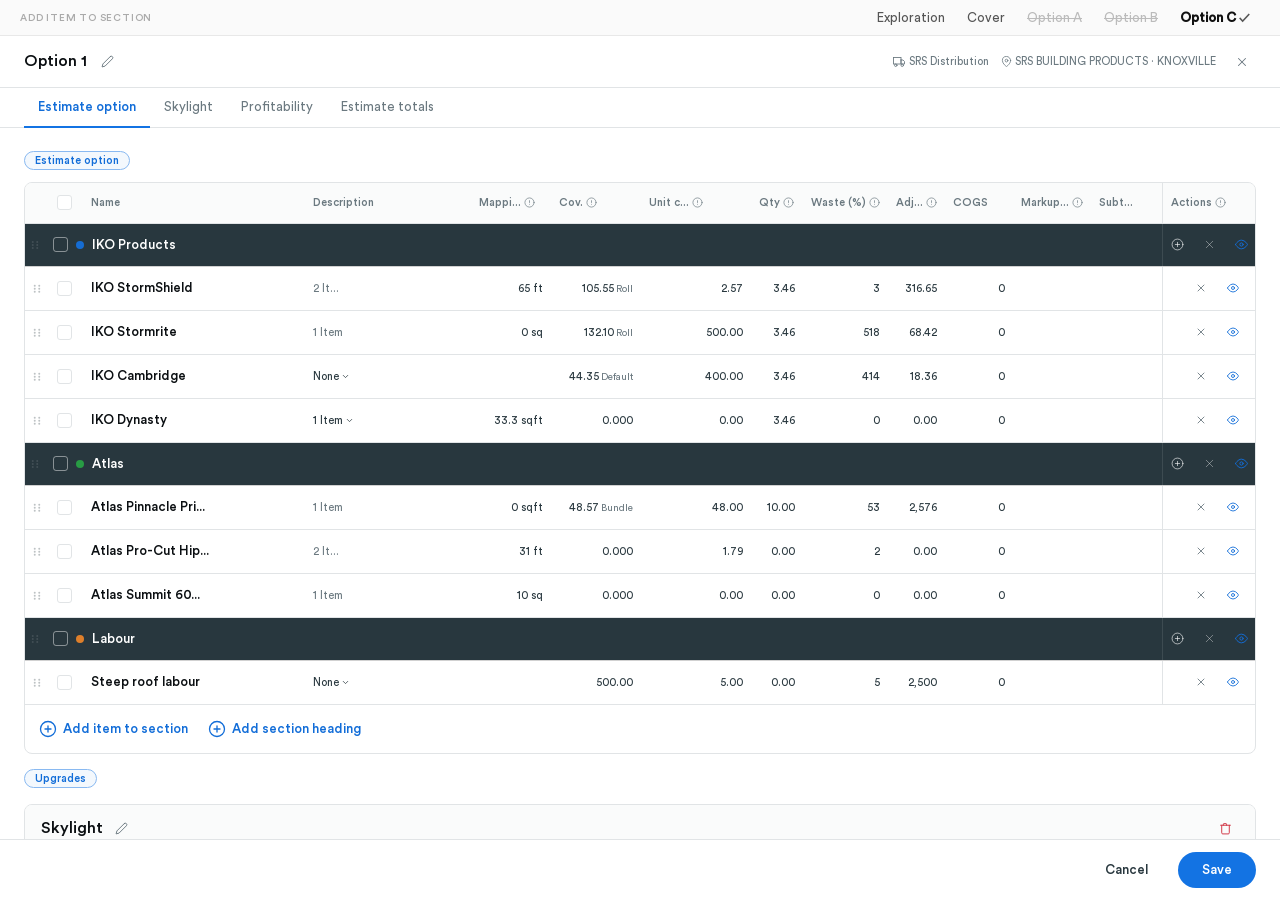
<file: select-section/option-c.html>
<!DOCTYPE html>
<html lang="en">
<head>
  <meta charset="UTF-8">
  <meta name="viewport" content="width=device-width, initial-scale=1.0">
  <title>Option C — Combined</title>
  <link rel="stylesheet" href="tokens.css">
  <style>
    *, *::before, *::after { box-sizing: border-box; margin: 0; padding: 0; }

    body {
      font-family: 'Circular Std', -apple-system, BlinkMacSystemFont, sans-serif;
      font-weight: 400;
      font-size: var(--Sizes-Body);
      color: var(--text-default);
      background: var(--background-secondary);
      height: 100vh;
      overflow: hidden;
      display: flex;
      flex-direction: column;
    }

    /* Prototype navigation */
    .proto-nav {
      background: #fafafa;
      border-bottom: 1px solid #e8e8e8;
      height: 36px;
      display: flex;
      align-items: center;
      padding: 0 20px;
      flex-shrink: 0;
      font-family: 'Circular Std', -apple-system, BlinkMacSystemFont, sans-serif;
    }
    .proto-nav-title {
      font-size: 10px;
      font-weight: 500;
      letter-spacing: 0.08em;
      text-transform: uppercase;
      color: #aaa;
    }
    .proto-nav-links { margin-left: auto; display: flex; gap: 2px; }
    .proto-nav-link {
      font-size: 13px;
      font-weight: 400;
      color: #555;
      text-decoration: none;
      padding: 4px 10px;
      border-radius: 6px;
      transition: background 120ms, color 120ms;
    }
    .proto-nav-link:hover { background: rgba(0,0,0,0.05); color: #111; }
    .proto-nav-link.active { font-weight: 600; color: #111; }
    .proto-nav-link.not-chosen { text-decoration: line-through; color: #bbb; }
    .proto-nav-link.not-chosen:hover { color: #888; }
    .proto-nav-link.not-chosen.active { text-decoration: none; font-weight: 600; color: #777; }
    .proto-nav-link.chosen::after { content: ' ✓'; font-size: 11px; opacity: 0.7; }

    .modal-shell {
      background: var(--background-default);
      flex: 1;
      min-height: 0;
      display: flex;
      flex-direction: column;
      overflow: hidden;
    }

    .modal-topbar {
      display: flex;
      align-items: center;
      justify-content: space-between;
      padding: 0 24px;
      height: 52px;
      border-bottom: 1px solid var(--border-default);
      flex-shrink: 0;
    }
    .modal-title-group { display: flex; align-items: center; gap: 6px; }
    .modal-title { font-size: var(--Sizes-Body); font-weight: 500; color: var(--text-highlight); }
    .modal-meta { display: flex; align-items: center; gap: 12px; font-size: var(--Sizes-Small); color: var(--text-muted); }
    .distributor-badge { display: flex; align-items: center; gap: 4px; font-size: var(--Sizes-Smaller); font-weight: 400; color: var(--text-muted); }
    .icon-btn {
      width: 28px; height: 28px; display: flex; align-items: center; justify-content: center;
      background: none; border: none; border-radius: var(--radius-md); cursor: pointer;
      color: var(--icon-icon-muted); transition: background 150ms, color 150ms;
    }
    .icon-btn:hover { background: var(--background-secondary); color: var(--icon-icon-default); }
    .modal-close {
      width: 28px; height: 28px; display: flex; align-items: center; justify-content: center;
      background: none; border: none; border-radius: var(--radius-md); cursor: pointer;
      color: var(--icon-icon-muted); transition: background 150ms, color 150ms;
    }
    .modal-close:hover { background: var(--background-secondary); color: var(--icon-icon-default); }

    .tabs-bar {
      display: flex; align-items: flex-end; padding: 0 24px;
      border-bottom: 1px solid var(--border-default); flex-shrink: 0;
    }
    .tab {
      padding: 0 14px; height: 40px; display: flex; align-items: center;
      font-size: var(--Sizes-Small); font-weight: 400; color: var(--text-muted);
      border-bottom: 2px solid transparent; cursor: pointer; transition: color 150ms;
      white-space: nowrap; margin-bottom: -1px; user-select: none;
    }
    .tab:hover { color: var(--text-default); }
    .tab.active { color: var(--text-link); font-weight: 500; border-bottom-color: var(--border-primary); }

    .tab-subbar { padding: 6px 0 12px; }
    .option-badge {
      display: inline-flex; align-items: center;
      background: var(--background-accent-primary); border: 1px solid var(--border-primary-subtle);
      color: var(--text-link); font-size: var(--Sizes-Smaller); font-weight: 500;
      padding: 2px 10px; border-radius: var(--radius-circle);
    }

    .modal-content { flex: 1; min-height: 0; overflow-y: auto; padding: 16px 24px 0; }

    .table-wrap { border: 1px solid var(--border-default); border-radius: var(--radius-lg); overflow: hidden; overflow-x: auto; }

    .proposal-table { width: 100%; border-collapse: collapse; min-width: 960px; }

    .proposal-table col.c-drag  { width: 20px; }
    .proposal-table col.c-check { width: 34px; }
    .proposal-table col.c-name  { min-width: 130px; }
    .proposal-table col.c-desc  { min-width: 100px; }
    .proposal-table col.c-mappi { width: 80px; }
    .proposal-table col.c-cov   { width: 90px; }
    .proposal-table col.c-unit  { width: 110px; }
    .proposal-table col.c-qty   { width: 52px; }
    .proposal-table col.c-waste { width: 72px; }
    .proposal-table col.c-adj   { width: 52px; }
    .proposal-table col.c-cogs  { width: 68px; }
    .proposal-table col.c-mkp   { width: 68px; }
    .proposal-table col.c-sub   { width: 72px; }
    .proposal-table col.c-act   { width: 75px; }

    .proposal-table thead th {
      background: var(--background-tertiary); border-bottom: 1px solid var(--border-default);
      padding: 0 8px; height: 40px; text-align: left;
      font-size: var(--Sizes-Smaller); font-weight: 500; color: var(--text-muted);
      white-space: nowrap; vertical-align: middle;
    }
    .proposal-table thead th.th-drag { padding: 0 6px; }
    .proposal-table thead th.th-check { padding: 0 8px; }

    .th-inner { display: inline-flex; align-items: center; gap: 3px; }

    .checkbox { width: 15px; height: 15px; border-radius: 3px; flex-shrink: 0; cursor: pointer; }
    .checkbox.light { border: 1.5px solid var(--roofr-mist-5B); background: #fff; }
    .checkbox.dark  { border: 1.5px solid rgba(255,255,255,0.45); background: transparent; }

    .drag-dots { display: flex; align-items: center; justify-content: center; cursor: grab; opacity: 0.3; transition: opacity 150ms; }
    tr:hover .drag-dots { opacity: 0.7; }

    /* ── SECTION HEADER ROWS ── */
    .section-row td { background: #28373E; border-bottom: 1px solid rgba(0,0,0,0.18); padding: 0; }
    .section-inner { display: flex; align-items: center; height: 42px; padding: 0 10px 0 0; gap: 8px; }
    .section-inner > .drag-dots { width: 20px; flex-shrink: 0; }
    .section-name-text { font-size: var(--Sizes-Small); font-weight: 500; color: #fff; flex: 1; }
    .section-color-dot { width: 8px; height: 8px; border-radius: 50%; flex-shrink: 0; opacity: 0.9; }

    /* ── SECTION ROW ACTIONS CELL ── */
    .td-actions-section {
      position: sticky;
      right: 0;
      z-index: 3;
      background: #28373E;
      border-left: 1px solid rgba(255,255,255,0.1);
      padding: 0 8px;
      vertical-align: middle;
      white-space: nowrap;
      box-shadow: -6px 0 14px rgba(0,0,0,0.15);
    }
    .section-actions { display: flex; align-items: center; justify-content: flex-end; gap: 4px; }
    .act-btn-sec {
      width: 28px; height: 28px; display: flex; align-items: center; justify-content: center;
      background: none; border: none; cursor: pointer; color: rgba(255,255,255,0.4);
      border-radius: var(--radius-sm); transition: background 150ms, color 150ms;
    }
    .act-btn-sec:hover { background: rgba(255,255,255,0.1); color: rgba(255,255,255,0.85); }
    .act-btn-sec.eye { color: var(--icon-primary); }
    .act-btn-sec.eye:hover { background: rgba(19,115,227,0.2); }
    .act-btn-sec.add { color: rgba(255,255,255,0.65); position: relative; }
    .act-btn-sec.add:hover { background: rgba(255,255,255,0.12); color: rgba(255,255,255,0.95); }

    /* Tooltip box */
    .act-btn-sec.add::after {
      content: 'Add item to this section';
      position: absolute;
      bottom: calc(100% + 10px);
      right: -2px;
      background: var(--roofr-graphite);
      color: var(--roofr-mist);
      font-size: var(--Sizes-Smaller);
      font-family: inherit;
      font-weight: 400;
      line-height: 1.2;
      white-space: nowrap;
      padding: 6px 10px;
      border-radius: var(--radius-md);
      box-shadow: 0 4px 10px rgba(0,0,0,0.05);
      pointer-events: none;
      opacity: 0;
      transition: opacity 150ms ease-out;
      z-index: 200;
    }

    /* Arrow — 16×8px triangle pointing down toward the trigger */
    .act-btn-sec.add::before {
      content: '';
      position: absolute;
      bottom: calc(100% + 2px);
      right: 6px;
      width: 0;
      height: 0;
      border-left: 8px solid transparent;
      border-right: 8px solid transparent;
      border-top: 8px solid var(--roofr-graphite);
      pointer-events: none;
      opacity: 0;
      transition: opacity 150ms ease-out;
      z-index: 200;
    }

    .act-btn-sec.add:hover::after,
    .act-btn-sec.add:hover::before { opacity: 1; }

    /* ── ITEM ROWS ── */
    .item-row td {
      border-bottom: 1px solid var(--border-default); padding: 0 8px;
      height: 44px; vertical-align: middle; font-size: var(--Sizes-Small); color: var(--text-default);
    }
    .item-row td.td-drag { padding: 0 6px; }
    .item-row td.td-check { padding: 0 8px; }
    .item-row td.td-name { font-weight: 500; color: var(--text-highlight); }
    .item-row td.td-muted { color: var(--text-muted); font-size: var(--Sizes-Smaller); }
    .item-row td.td-num { text-align: right; font-size: var(--Sizes-Smaller); color: var(--text-default); }
    .item-row:hover td { background: var(--components-table-background-hover); }

    /* Sticky actions column */
    .proposal-table thead th:last-child {
      position: sticky; right: 0; z-index: 3;
      background: var(--background-tertiary);
      border-left: 1px solid var(--border-default);
      box-shadow: -6px 0 14px rgba(0,0,0,0.08);
    }
    .item-row td:last-child {
      position: sticky; right: 0; z-index: 2;
      background: var(--background-default);
      border-left: 1px solid var(--border-default);
      box-shadow: -6px 0 14px rgba(0,0,0,0.08);
    }
    .item-row:hover td:last-child { background: var(--components-table-background-hover); }

    .item-actions { display: flex; align-items: center; justify-content: flex-end; gap: 4px; }

    .act-btn {
      width: 28px; height: 28px; display: flex; align-items: center; justify-content: center;
      background: none; border: none; cursor: pointer; color: var(--icon-icon-muted);
      border-radius: var(--radius-sm); transition: background 150ms, color 150ms;
    }
    .act-btn:hover { background: var(--background-secondary); color: var(--icon-icon-default); }
    .act-btn.danger:hover { background: var(--roofr-red-10); color: var(--icon-error); }
    .act-btn.eye { color: var(--icon-primary); }
    .act-btn.eye:hover { background: var(--background-accent-primary); }

    .unit-val { font-size: var(--Sizes-Smaller); }
    .unit-label { font-size: 10px; color: var(--text-muted); margin-left: 2px; }
    .dd-indicator { display: inline-flex; align-items: center; gap: 2px; cursor: pointer; color: var(--text-default); font-size: var(--Sizes-Smaller); }

    /* Animations */
    @keyframes slideIn { from { opacity: 0; transform: translateY(-6px); } to { opacity: 1; transform: translateY(0); } }
    @keyframes highlightFade { 0% { background: #D0E3F9; } 30% { background: var(--background-accent-primary); } 100% { background: transparent; } }
    .item-row.new-item td { animation: highlightFade 2200ms ease forwards; }
    .item-row.entering { animation: slideIn 220ms ease forwards; }

    /* Section flash */
    .section-row.highlight td { background: #1D2E35; transition: background 200ms; }

    /* Footer */
    .table-footer-wrap { position: relative; }
    .table-footer { display: flex; align-items: center; gap: 8px; padding: 10px 8px; }

    .btn-add {
      display: flex; align-items: center; gap: 6px; background: none; border: none; cursor: pointer;
      color: var(--text-link); font-size: var(--Sizes-Small); font-weight: 500;
      padding: 5px 6px; border-radius: var(--radius-md); transition: background 150ms; font-family: inherit;
    }
    .btn-add:hover { background: var(--background-accent-primary); }
    .btn-add.active { background: var(--background-accent-primary); }
    .btn-add-section {
      display: flex; align-items: center; gap: 6px; background: none; border: none; cursor: pointer;
      color: var(--text-link); font-size: var(--Sizes-Small); font-weight: 500;
      padding: 5px 6px; border-radius: var(--radius-md); transition: background 150ms; font-family: inherit;
    }
    .btn-add-section:hover { background: var(--background-accent-primary); }

    /* Section picker dropdown */
    .section-picker {
      position: absolute;
      bottom: calc(100% + 6px);
      left: 6px;
      width: 240px;
      background: var(--components-Menu_Dropdown-Default-fill);
      border: 1px solid var(--components-Menu_Dropdown-Border-fill);
      border-radius: var(--radius-lg);
      box-shadow: 0 4px 20px rgba(0,0,0,0.12), 0 1px 4px rgba(0,0,0,0.06);
      overflow: hidden;
      z-index: 100;
      opacity: 0;
      transform: translateY(6px) scale(0.97);
      transform-origin: bottom left;
      pointer-events: none;
      transition: opacity 160ms ease, transform 160ms ease;
    }
    .section-picker.open { opacity: 1; transform: translateY(0) scale(1); pointer-events: all; }

    .picker-header {
      padding: 7px 12px 6px; font-size: var(--Sizes-Smaller); font-weight: 500;
      color: var(--text-muted); background: var(--background-secondary);
      border-bottom: 1px solid var(--border-default);
    }
    .picker-option {
      display: flex; align-items: center; gap: 8px; padding: 9px 12px;
      cursor: pointer; transition: background 120ms; border-bottom: 1px solid var(--border-default);
      font-size: var(--Sizes-Small); color: var(--components-Menu_Dropdown-Text_title-default);
    }
    .picker-option:last-child { border-bottom: none; }
    .picker-option:hover { background: var(--components-Menu_Dropdown-Default-hover); }
    .picker-dot { width: 8px; height: 8px; border-radius: 50%; flex-shrink: 0; }
    .picker-option-name { flex: 1; font-weight: 500; }
    .picker-count {
      font-size: var(--Sizes-Smaller); color: var(--text-inactive);
      background: var(--background-secondary); border-radius: var(--radius-circle); padding: 1px 6px;
    }
    .picker-option.no-section { color: var(--text-muted); }
    .picker-option.no-section .picker-option-name { font-weight: 400; }
    .picker-option.no-section:hover { color: var(--text-default); background: var(--components-Menu_Dropdown-Default-hover); }

    /* Below table */
    .below-table { padding: 8px 0 16px; }
    .skylight-section { border: 1px solid var(--border-default); border-radius: var(--radius-lg); overflow: hidden; margin-top: 4px; }
    .skylight-header { display: flex; align-items: center; padding: 10px 16px; gap: 4px; background: var(--background-tertiary); border-bottom: 1px solid var(--border-default); }
    .skylight-title { font-size: var(--Sizes-Body); font-weight: 500; color: var(--text-highlight); }
    .skylight-spacer { flex: 1; }
    /* Skylight table */
    .sky-footer-row td { padding: 0; }
    .btn-add-section:disabled { color: var(--text-inactive); cursor: default; pointer-events: none; }
    .skylight-title[contenteditable="true"] { outline: none; border-bottom: 1px solid var(--border-primary); padding-bottom: 1px; }
    /* Sky picker */
    .sky-table-footer-wrap { position: relative; }
    .sky-picker {
      position: absolute; bottom: calc(100% + 6px); left: 6px; width: 230px;
      background: var(--components-Menu_Dropdown-Default-fill);
      border: 1px solid var(--components-Menu_Dropdown-Border-fill);
      border-radius: var(--radius-lg);
      box-shadow: 0 4px 20px rgba(0,0,0,0.12), 0 1px 4px rgba(0,0,0,0.06);
      overflow: hidden; z-index: 100;
      opacity: 0; transform: translateY(6px) scale(0.97); transform-origin: bottom left;
      pointer-events: none; transition: opacity 160ms ease, transform 160ms ease;
    }
    .sky-picker.open { opacity: 1; transform: translateY(0) scale(1); pointer-events: all; }
    .profitability-section { border: 1px solid var(--border-default); border-radius: var(--radius-lg); overflow: hidden; margin-top: 8px; }
    .profitability-header { display: flex; align-items: center; padding: 10px 16px; background: var(--background-tertiary); border-bottom: 1px solid var(--border-default); }
    .profitability-title { font-size: var(--Sizes-Small); font-weight: 500; color: var(--text-default); }
    .profitability-row { display: flex; align-items: center; justify-content: space-between; padding: 7px 16px; border-bottom: 1px solid var(--border-default); font-size: var(--Sizes-Small); }
    .profitability-row:last-child { border-bottom: none; }
    .profitability-label { color: var(--text-muted); }
    .profitability-value { font-weight: 500; color: var(--text-default); }
    .profitability-value.positive { color: var(--text-success); }

    /* Sticky footer */
    .modal-footer {
      display: flex; align-items: center; justify-content: flex-end; gap: 10px;
      padding: 12px 24px; border-top: 1px solid var(--border-default);
      background: var(--background-default); flex-shrink: 0;
    }
    .btn-cancel {
      height: 36px; padding: 0 20px; background: none; border: none; border-radius: var(--radius-circle);
      cursor: pointer; font-size: var(--Sizes-Small); font-weight: 500; color: var(--text-default); font-family: inherit; transition: background 150ms;
    }
    .btn-cancel:hover { background: var(--background-secondary); }
    .btn-save {
      height: 36px; padding: 0 24px; background: var(--background-contrast); border: none;
      border-radius: var(--radius-circle); cursor: pointer; font-size: var(--Sizes-Small);
      font-weight: 500; color: #fff; font-family: inherit; transition: background 150ms;
    }
    .btn-save:hover { background: var(--background-gradients-alternative-start); }

    /* Toast */
    .toast {
      position: fixed; bottom: 70px; left: 50%;
      transform: translateX(-50%) translateY(16px);
      background: var(--background-inverted); color: var(--text-inverted);
      font-size: var(--Sizes-Small); font-weight: 500; padding: 9px 18px;
      border-radius: var(--radius-circle); box-shadow: 0 4px 16px rgba(0,0,0,0.18);
      opacity: 0; transition: opacity 180ms ease, transform 180ms ease;
      pointer-events: none; white-space: nowrap; z-index: 200;
    }
    .toast.show { opacity: 1; transform: translateX(-50%) translateY(0); }

    /* ── INLINE ITEM CREATION ── */
    .item-row.editing td { background: var(--background-default) !important; }
    .td-name-edit { overflow: visible !important; }
    .name-input {
      width: 100%; min-width: 120px;
      border: 1.5px solid var(--components-input-border-active);
      border-radius: var(--components-input-radius);
      padding: 5px 8px; font-family: inherit; font-size: var(--Sizes-Small);
      color: var(--text-highlight); outline: none;
      background: var(--components-input-background-default);
      box-shadow: 0 0 0 3px rgba(19,115,227,0.12);
    }
    .name-dropdown {
      position: fixed;
      background: var(--components-Menu_Dropdown-Default-fill);
      border: 1px solid var(--components-Menu_Dropdown-Border-fill);
      border-radius: var(--radius-lg);
      box-shadow: 0 6px 24px rgba(0,0,0,0.12), 0 1px 4px rgba(0,0,0,0.06);
      z-index: 9999; overflow: hidden;
    }
    .name-dropdown-item {
      padding: 9px 14px; font-size: var(--Sizes-Small);
      color: var(--components-Menu_Dropdown-Text_title-default);
      cursor: pointer; transition: background 100ms;
    }
    .name-dropdown-item:hover { background: var(--components-Menu_Dropdown-Default-hover); }
    .name-dropdown-item.empty { color: var(--text-muted); cursor: default; font-style: italic; }
    .name-dropdown-item.empty:hover { background: transparent; }
    .name-dropdown-item.create-new { border-top: 1px solid var(--border-default); }
  </style>
</head>
<body>

  <nav class="proto-nav">
    <span class="proto-nav-title">Add Item to Section</span>
    <div class="proto-nav-links">
      <a href="index.html" class="proto-nav-link">Exploration</a>
      <a href="cover.html" class="proto-nav-link">Cover</a>
      <a href="option-a.html" class="proto-nav-link not-chosen">Option A</a>
      <a href="option-b.html" class="proto-nav-link not-chosen">Option B</a>
      <a href="option-c.html" class="proto-nav-link chosen active">Option C</a>
    </div>
  </nav>

  <div class="modal-shell">

    <div class="modal-topbar">
      <div class="modal-title-group">
        <span class="modal-title">Option 1</span>
        <button class="icon-btn" title="Rename">
          <svg width="13" height="13" viewBox="0 0 24 24" fill="none" stroke="currentColor" stroke-width="1.75" stroke-linecap="round"><path d="M17 3a2.828 2.828 0 1 1 4 4L7.5 20.5 2 22l1.5-5.5L17 3z"></path></svg>
        </button>
      </div>
      <div class="modal-meta">
        <div class="distributor-badge">
          <svg width="12" height="12" viewBox="0 0 24 24" fill="none" stroke="currentColor" stroke-width="1.75" stroke-linecap="round"><rect x="1" y="3" width="15" height="13"></rect><polygon points="16 8 20 8 23 11 23 16 16 16 16 8"></polygon><circle cx="5.5" cy="18.5" r="2.5"></circle><circle cx="18.5" cy="18.5" r="2.5"></circle></svg>
          SRS Distribution
        </div>
        <span style="font-size:11px;">
          <svg width="11" height="11" viewBox="0 0 24 24" fill="none" stroke="currentColor" stroke-width="1.75" stroke-linecap="round" style="vertical-align:-2px;"><path d="M21 10c0 7-9 13-9 13s-9-6-9-13a9 9 0 0 1 18 0z"></path><circle cx="12" cy="10" r="3"></circle></svg>
          SRS BUILDING PRODUCTS · KNOXVILLE
        </span>
        <button class="modal-close">
          <svg width="14" height="14" viewBox="0 0 24 24" fill="none" stroke="currentColor" stroke-width="1.75" stroke-linecap="round"><line x1="18" y1="6" x2="6" y2="18"></line><line x1="6" y1="6" x2="18" y2="18"></line></svg>
        </button>
      </div>
    </div>

    <div class="tabs-bar">
      <div class="tab active">Estimate option</div>
      <div class="tab">Skylight</div>
      <div class="tab">Profitability</div>
      <div class="tab">Estimate totals</div>
    </div>
    <div class="modal-content">
      <div class="tab-subbar">
        <span class="option-badge">Estimate option</span>
      </div>

      <div class="table-wrap">
        <table class="proposal-table">
          <colgroup>
            <col class="c-drag"><col class="c-check"><col class="c-name"><col class="c-desc">
            <col class="c-mappi"><col class="c-cov"><col class="c-unit"><col class="c-qty">
            <col class="c-waste"><col class="c-adj"><col class="c-cogs"><col class="c-mkp">
            <col class="c-sub"><col class="c-act">
          </colgroup>
          <thead>
            <tr>
              <th class="th-drag"></th>
              <th class="th-check"><div class="checkbox light"></div></th>
              <th>Name</th>
              <th>Description</th>
              <th><div class="th-inner">Mappi...<svg width="11" height="11" viewBox="0 0 24 24" fill="none" stroke="currentColor" stroke-width="1.5" stroke-linecap="round"><circle cx="12" cy="12" r="10"></circle><line x1="12" y1="8" x2="12" y2="12"></line><line x1="12" y1="16" x2="12.01" y2="16"></line></svg></div></th>
              <th><div class="th-inner">Cov.<svg width="11" height="11" viewBox="0 0 24 24" fill="none" stroke="currentColor" stroke-width="1.5" stroke-linecap="round"><circle cx="12" cy="12" r="10"></circle><line x1="12" y1="8" x2="12" y2="12"></line><line x1="12" y1="16" x2="12.01" y2="16"></line></svg></div></th>
              <th><div class="th-inner">Unit c...<svg width="11" height="11" viewBox="0 0 24 24" fill="none" stroke="currentColor" stroke-width="1.5" stroke-linecap="round"><circle cx="12" cy="12" r="10"></circle><line x1="12" y1="8" x2="12" y2="12"></line><line x1="12" y1="16" x2="12.01" y2="16"></line></svg></div></th>
              <th><div class="th-inner">Qty<svg width="11" height="11" viewBox="0 0 24 24" fill="none" stroke="currentColor" stroke-width="1.5" stroke-linecap="round"><circle cx="12" cy="12" r="10"></circle><line x1="12" y1="8" x2="12" y2="12"></line><line x1="12" y1="16" x2="12.01" y2="16"></line></svg></div></th>
              <th><div class="th-inner">Waste (%)<svg width="11" height="11" viewBox="0 0 24 24" fill="none" stroke="currentColor" stroke-width="1.5" stroke-linecap="round"><circle cx="12" cy="12" r="10"></circle><line x1="12" y1="8" x2="12" y2="12"></line><line x1="12" y1="16" x2="12.01" y2="16"></line></svg></div></th>
              <th><div class="th-inner">Adj...<svg width="11" height="11" viewBox="0 0 24 24" fill="none" stroke="currentColor" stroke-width="1.5" stroke-linecap="round"><circle cx="12" cy="12" r="10"></circle><line x1="12" y1="8" x2="12" y2="12"></line><line x1="12" y1="16" x2="12.01" y2="16"></line></svg></div></th>
              <th>COGS</th>
              <th><div class="th-inner">Markup...<svg width="11" height="11" viewBox="0 0 24 24" fill="none" stroke="currentColor" stroke-width="1.5" stroke-linecap="round"><circle cx="12" cy="12" r="10"></circle><line x1="12" y1="8" x2="12" y2="12"></line><line x1="12" y1="16" x2="12.01" y2="16"></line></svg></div></th>
              <th>Subt...</th>
              <th><div class="th-inner">Actions<svg width="11" height="11" viewBox="0 0 24 24" fill="none" stroke="currentColor" stroke-width="1.5" stroke-linecap="round"><circle cx="12" cy="12" r="10"></circle><line x1="12" y1="8" x2="12" y2="12"></line><line x1="12" y1="16" x2="12.01" y2="16"></line></svg></div></th>
            </tr>
          </thead>
          <tbody id="table-body">

            <!-- IKO Products -->
            <tr class="section-row" id="section-row-iko">
              <td colspan="13" style="padding:0;">
                <div class="section-inner">
                  <div class="drag-dots"><svg width="12" height="12" viewBox="0 0 16 16" fill="#fff" opacity=".4"><circle cx="5" cy="4" r="1.3"/><circle cx="5" cy="8" r="1.3"/><circle cx="5" cy="12" r="1.3"/><circle cx="11" cy="4" r="1.3"/><circle cx="11" cy="8" r="1.3"/><circle cx="11" cy="12" r="1.3"/></svg></div>
                  <div class="checkbox dark"></div>
                  <div class="section-color-dot" style="background:#1373E3;"></div>
                  <span class="section-name-text">IKO Products</span>
                </div>
              </td>
              <td class="td-actions-section">
                <div class="section-actions">
                  <button class="act-btn-sec add" onclick="addItemToSection('iko','IKO Products')"><svg width="13" height="13" viewBox="0 0 24 24" fill="none" stroke="currentColor" stroke-width="1.75" stroke-linecap="round"><circle cx="12" cy="12" r="10"></circle><line x1="12" y1="8" x2="12" y2="16"></line><line x1="8" y1="12" x2="16" y2="12"></line></svg></button>
                  <button class="act-btn-sec" title="Delete"><svg width="13" height="13" viewBox="0 0 24 24" fill="none" stroke="currentColor" stroke-width="1.75" stroke-linecap="round"><line x1="18" y1="6" x2="6" y2="18"></line><line x1="6" y1="6" x2="18" y2="18"></line></svg></button>
                  <button class="act-btn-sec eye" title="View"><svg width="13" height="13" viewBox="0 0 24 24" fill="none" stroke="currentColor" stroke-width="1.75" stroke-linecap="round"><path d="M1 12s4-8 11-8 11 8 11 8-4 8-11 8-11-8-11-8z"></path><circle cx="12" cy="12" r="3"></circle></svg></button>
                </div>
              </td>
            </tr>
            <tbody id="iko-items">
              <tr class="item-row"><td class="td-drag"><div class="drag-dots"><svg width="12" height="12" viewBox="0 0 16 16" fill="currentColor"><circle cx="5" cy="5" r="1.3"/><circle cx="5" cy="9" r="1.3"/><circle cx="5" cy="13" r="1.3"/><circle cx="11" cy="5" r="1.3"/><circle cx="11" cy="9" r="1.3"/><circle cx="11" cy="13" r="1.3"/></svg></div></td><td class="td-check"><div class="checkbox light"></div></td><td class="td-name">IKO StormShield</td><td class="td-muted">2 It...</td><td class="td-num">65 ft</td><td class="td-num"><span class="unit-val">105.55</span><span class="unit-label">Roll</span></td><td class="td-num">2.57</td><td class="td-num">3.46</td><td class="td-num">3</td><td class="td-num">316.65</td><td class="td-num">0</td><td class="td-num"></td><td class="td-num"></td><td><div class="item-actions"><button class="act-btn danger"><svg width="12" height="12" viewBox="0 0 24 24" fill="none" stroke="currentColor" stroke-width="1.75" stroke-linecap="round"><line x1="18" y1="6" x2="6" y2="18"></line><line x1="6" y1="6" x2="18" y2="18"></line></svg></button><button class="act-btn eye"><svg width="12" height="12" viewBox="0 0 24 24" fill="none" stroke="currentColor" stroke-width="1.75" stroke-linecap="round"><path d="M1 12s4-8 11-8 11 8 11 8-4 8-11 8-11-8-11-8z"></path><circle cx="12" cy="12" r="3"></circle></svg></button></div></td></tr>
              <tr class="item-row"><td class="td-drag"><div class="drag-dots"><svg width="12" height="12" viewBox="0 0 16 16" fill="currentColor"><circle cx="5" cy="5" r="1.3"/><circle cx="5" cy="9" r="1.3"/><circle cx="5" cy="13" r="1.3"/><circle cx="11" cy="5" r="1.3"/><circle cx="11" cy="9" r="1.3"/><circle cx="11" cy="13" r="1.3"/></svg></div></td><td class="td-check"><div class="checkbox light"></div></td><td class="td-name">IKO Stormrite</td><td class="td-muted">1 Item</td><td class="td-num">0 sq</td><td class="td-num"><span class="unit-val">132.10</span><span class="unit-label">Roll</span></td><td class="td-num">500.00</td><td class="td-num">3.46</td><td class="td-num">518</td><td class="td-num">68.42</td><td class="td-num">0</td><td class="td-num"></td><td class="td-num"></td><td><div class="item-actions"><button class="act-btn danger"><svg width="12" height="12" viewBox="0 0 24 24" fill="none" stroke="currentColor" stroke-width="1.75" stroke-linecap="round"><line x1="18" y1="6" x2="6" y2="18"></line><line x1="6" y1="6" x2="18" y2="18"></line></svg></button><button class="act-btn eye"><svg width="12" height="12" viewBox="0 0 24 24" fill="none" stroke="currentColor" stroke-width="1.75" stroke-linecap="round"><path d="M1 12s4-8 11-8 11 8 11 8-4 8-11 8-11-8-11-8z"></path><circle cx="12" cy="12" r="3"></circle></svg></button></div></td></tr>
              <tr class="item-row"><td class="td-drag"><div class="drag-dots"><svg width="12" height="12" viewBox="0 0 16 16" fill="currentColor"><circle cx="5" cy="5" r="1.3"/><circle cx="5" cy="9" r="1.3"/><circle cx="5" cy="13" r="1.3"/><circle cx="11" cy="5" r="1.3"/><circle cx="11" cy="9" r="1.3"/><circle cx="11" cy="13" r="1.3"/></svg></div></td><td class="td-check"><div class="checkbox light"></div></td><td class="td-name">IKO Cambridge</td><td class="td-muted"><span class="dd-indicator">None <svg width="9" height="9" viewBox="0 0 24 24" fill="none" stroke="currentColor" stroke-width="2" stroke-linecap="round"><polyline points="6 9 12 15 18 9"></polyline></svg></span></td><td class="td-num"></td><td class="td-num"><span class="unit-val">44.35</span><span class="unit-label">Default</span></td><td class="td-num">400.00</td><td class="td-num">3.46</td><td class="td-num">414</td><td class="td-num">18.36</td><td class="td-num">0</td><td class="td-num"></td><td class="td-num"></td><td><div class="item-actions"><button class="act-btn danger"><svg width="12" height="12" viewBox="0 0 24 24" fill="none" stroke="currentColor" stroke-width="1.75" stroke-linecap="round"><line x1="18" y1="6" x2="6" y2="18"></line><line x1="6" y1="6" x2="18" y2="18"></line></svg></button><button class="act-btn eye"><svg width="12" height="12" viewBox="0 0 24 24" fill="none" stroke="currentColor" stroke-width="1.75" stroke-linecap="round"><path d="M1 12s4-8 11-8 11 8 11 8-4 8-11 8-11-8-11-8z"></path><circle cx="12" cy="12" r="3"></circle></svg></button></div></td></tr>
              <tr class="item-row"><td class="td-drag"><div class="drag-dots"><svg width="12" height="12" viewBox="0 0 16 16" fill="currentColor"><circle cx="5" cy="5" r="1.3"/><circle cx="5" cy="9" r="1.3"/><circle cx="5" cy="13" r="1.3"/><circle cx="11" cy="5" r="1.3"/><circle cx="11" cy="9" r="1.3"/><circle cx="11" cy="13" r="1.3"/></svg></div></td><td class="td-check"><div class="checkbox light"></div></td><td class="td-name">IKO Dynasty</td><td class="td-muted"><span class="dd-indicator">1 Item <svg width="9" height="9" viewBox="0 0 24 24" fill="none" stroke="currentColor" stroke-width="2" stroke-linecap="round"><polyline points="6 9 12 15 18 9"></polyline></svg></span></td><td class="td-num">33.3 sqft</td><td class="td-num">0.000</td><td class="td-num">0.00</td><td class="td-num">3.46</td><td class="td-num">0</td><td class="td-num">0.00</td><td class="td-num">0</td><td class="td-num"></td><td class="td-num"></td><td><div class="item-actions"><button class="act-btn danger"><svg width="12" height="12" viewBox="0 0 24 24" fill="none" stroke="currentColor" stroke-width="1.75" stroke-linecap="round"><line x1="18" y1="6" x2="6" y2="18"></line><line x1="6" y1="6" x2="18" y2="18"></line></svg></button><button class="act-btn eye"><svg width="12" height="12" viewBox="0 0 24 24" fill="none" stroke="currentColor" stroke-width="1.75" stroke-linecap="round"><path d="M1 12s4-8 11-8 11 8 11 8-4 8-11 8-11-8-11-8z"></path><circle cx="12" cy="12" r="3"></circle></svg></button></div></td></tr>
            </tbody>

            <!-- Atlas -->
            <tr class="section-row" id="section-row-atlas">
              <td colspan="13" style="padding:0;">
                <div class="section-inner">
                  <div class="drag-dots"><svg width="12" height="12" viewBox="0 0 16 16" fill="#fff" opacity=".4"><circle cx="5" cy="4" r="1.3"/><circle cx="5" cy="8" r="1.3"/><circle cx="5" cy="12" r="1.3"/><circle cx="11" cy="4" r="1.3"/><circle cx="11" cy="8" r="1.3"/><circle cx="11" cy="12" r="1.3"/></svg></div>
                  <div class="checkbox dark"></div>
                  <div class="section-color-dot" style="background:#28A745;"></div>
                  <span class="section-name-text">Atlas</span>
                </div>
              </td>
              <td class="td-actions-section">
                <div class="section-actions">
                  <button class="act-btn-sec add" onclick="addItemToSection('atlas','Atlas')"><svg width="13" height="13" viewBox="0 0 24 24" fill="none" stroke="currentColor" stroke-width="1.75" stroke-linecap="round"><circle cx="12" cy="12" r="10"></circle><line x1="12" y1="8" x2="12" y2="16"></line><line x1="8" y1="12" x2="16" y2="12"></line></svg></button>
                  <button class="act-btn-sec" title="Delete"><svg width="13" height="13" viewBox="0 0 24 24" fill="none" stroke="currentColor" stroke-width="1.75" stroke-linecap="round"><line x1="18" y1="6" x2="6" y2="18"></line><line x1="6" y1="6" x2="18" y2="18"></line></svg></button>
                  <button class="act-btn-sec eye" title="View"><svg width="13" height="13" viewBox="0 0 24 24" fill="none" stroke="currentColor" stroke-width="1.75" stroke-linecap="round"><path d="M1 12s4-8 11-8 11 8 11 8-4 8-11 8-11-8-11-8z"></path><circle cx="12" cy="12" r="3"></circle></svg></button>
                </div>
              </td>
            </tr>
            <tbody id="atlas-items">
              <tr class="item-row"><td class="td-drag"><div class="drag-dots"><svg width="12" height="12" viewBox="0 0 16 16" fill="currentColor"><circle cx="5" cy="5" r="1.3"/><circle cx="5" cy="9" r="1.3"/><circle cx="5" cy="13" r="1.3"/><circle cx="11" cy="5" r="1.3"/><circle cx="11" cy="9" r="1.3"/><circle cx="11" cy="13" r="1.3"/></svg></div></td><td class="td-check"><div class="checkbox light"></div></td><td class="td-name">Atlas Pinnacle Pri...</td><td class="td-muted">1 Item</td><td class="td-num">0 sqft</td><td class="td-num"><span class="unit-val">48.57</span><span class="unit-label">Bundle</span></td><td class="td-num">48.00</td><td class="td-num">10.00</td><td class="td-num">53</td><td class="td-num">2,576</td><td class="td-num">0</td><td class="td-num"></td><td class="td-num"></td><td><div class="item-actions"><button class="act-btn danger"><svg width="12" height="12" viewBox="0 0 24 24" fill="none" stroke="currentColor" stroke-width="1.75" stroke-linecap="round"><line x1="18" y1="6" x2="6" y2="18"></line><line x1="6" y1="6" x2="18" y2="18"></line></svg></button><button class="act-btn eye"><svg width="12" height="12" viewBox="0 0 24 24" fill="none" stroke="currentColor" stroke-width="1.75" stroke-linecap="round"><path d="M1 12s4-8 11-8 11 8 11 8-4 8-11 8-11-8-11-8z"></path><circle cx="12" cy="12" r="3"></circle></svg></button></div></td></tr>
              <tr class="item-row"><td class="td-drag"><div class="drag-dots"><svg width="12" height="12" viewBox="0 0 16 16" fill="currentColor"><circle cx="5" cy="5" r="1.3"/><circle cx="5" cy="9" r="1.3"/><circle cx="5" cy="13" r="1.3"/><circle cx="11" cy="5" r="1.3"/><circle cx="11" cy="9" r="1.3"/><circle cx="11" cy="13" r="1.3"/></svg></div></td><td class="td-check"><div class="checkbox light"></div></td><td class="td-name">Atlas Pro-Cut Hip...</td><td class="td-muted">2 It...</td><td class="td-num">31 ft</td><td class="td-num">0.000</td><td class="td-num">1.79</td><td class="td-num">0.00</td><td class="td-num">2</td><td class="td-num">0.00</td><td class="td-num">0</td><td class="td-num"></td><td class="td-num"></td><td><div class="item-actions"><button class="act-btn danger"><svg width="12" height="12" viewBox="0 0 24 24" fill="none" stroke="currentColor" stroke-width="1.75" stroke-linecap="round"><line x1="18" y1="6" x2="6" y2="18"></line><line x1="6" y1="6" x2="18" y2="18"></line></svg></button><button class="act-btn eye"><svg width="12" height="12" viewBox="0 0 24 24" fill="none" stroke="currentColor" stroke-width="1.75" stroke-linecap="round"><path d="M1 12s4-8 11-8 11 8 11 8-4 8-11 8-11-8-11-8z"></path><circle cx="12" cy="12" r="3"></circle></svg></button></div></td></tr>
              <tr class="item-row"><td class="td-drag"><div class="drag-dots"><svg width="12" height="12" viewBox="0 0 16 16" fill="currentColor"><circle cx="5" cy="5" r="1.3"/><circle cx="5" cy="9" r="1.3"/><circle cx="5" cy="13" r="1.3"/><circle cx="11" cy="5" r="1.3"/><circle cx="11" cy="9" r="1.3"/><circle cx="11" cy="13" r="1.3"/></svg></div></td><td class="td-check"><div class="checkbox light"></div></td><td class="td-name">Atlas Summit 60...</td><td class="td-muted">1 Item</td><td class="td-num">10 sq</td><td class="td-num">0.000</td><td class="td-num">0.00</td><td class="td-num">0.00</td><td class="td-num">0</td><td class="td-num">0.00</td><td class="td-num">0</td><td class="td-num"></td><td class="td-num"></td><td><div class="item-actions"><button class="act-btn danger"><svg width="12" height="12" viewBox="0 0 24 24" fill="none" stroke="currentColor" stroke-width="1.75" stroke-linecap="round"><line x1="18" y1="6" x2="6" y2="18"></line><line x1="6" y1="6" x2="18" y2="18"></line></svg></button><button class="act-btn eye"><svg width="12" height="12" viewBox="0 0 24 24" fill="none" stroke="currentColor" stroke-width="1.75" stroke-linecap="round"><path d="M1 12s4-8 11-8 11 8 11 8-4 8-11 8-11-8-11-8z"></path><circle cx="12" cy="12" r="3"></circle></svg></button></div></td></tr>
            </tbody>

            <!-- Labour -->
            <tr class="section-row" id="section-row-labour">
              <td colspan="13" style="padding:0;">
                <div class="section-inner">
                  <div class="drag-dots"><svg width="12" height="12" viewBox="0 0 16 16" fill="#fff" opacity=".4"><circle cx="5" cy="4" r="1.3"/><circle cx="5" cy="8" r="1.3"/><circle cx="5" cy="12" r="1.3"/><circle cx="11" cy="4" r="1.3"/><circle cx="11" cy="8" r="1.3"/><circle cx="11" cy="12" r="1.3"/></svg></div>
                  <div class="checkbox dark"></div>
                  <div class="section-color-dot" style="background:#F2882A;"></div>
                  <span class="section-name-text">Labour</span>
                </div>
              </td>
              <td class="td-actions-section">
                <div class="section-actions">
                  <button class="act-btn-sec add" onclick="addItemToSection('labour','Labour')"><svg width="13" height="13" viewBox="0 0 24 24" fill="none" stroke="currentColor" stroke-width="1.75" stroke-linecap="round"><circle cx="12" cy="12" r="10"></circle><line x1="12" y1="8" x2="12" y2="16"></line><line x1="8" y1="12" x2="16" y2="12"></line></svg></button>
                  <button class="act-btn-sec" title="Delete"><svg width="13" height="13" viewBox="0 0 24 24" fill="none" stroke="currentColor" stroke-width="1.75" stroke-linecap="round"><line x1="18" y1="6" x2="6" y2="18"></line><line x1="6" y1="6" x2="18" y2="18"></line></svg></button>
                  <button class="act-btn-sec eye" title="View"><svg width="13" height="13" viewBox="0 0 24 24" fill="none" stroke="currentColor" stroke-width="1.75" stroke-linecap="round"><path d="M1 12s4-8 11-8 11 8 11 8-4 8-11 8-11-8-11-8z"></path><circle cx="12" cy="12" r="3"></circle></svg></button>
                </div>
              </td>
            </tr>
            <tbody id="labour-items">
              <tr class="item-row"><td class="td-drag"><div class="drag-dots"><svg width="12" height="12" viewBox="0 0 16 16" fill="currentColor"><circle cx="5" cy="5" r="1.3"/><circle cx="5" cy="9" r="1.3"/><circle cx="5" cy="13" r="1.3"/><circle cx="11" cy="5" r="1.3"/><circle cx="11" cy="9" r="1.3"/><circle cx="11" cy="13" r="1.3"/></svg></div></td><td class="td-check"><div class="checkbox light"></div></td><td class="td-name">Steep roof labour</td><td class="td-muted"><span class="dd-indicator">None <svg width="9" height="9" viewBox="0 0 24 24" fill="none" stroke="currentColor" stroke-width="2" stroke-linecap="round"><polyline points="6 9 12 15 18 9"></polyline></svg></span></td><td class="td-num"></td><td class="td-num">500.00</td><td class="td-num">5.00</td><td class="td-num">0.00</td><td class="td-num">5</td><td class="td-num">2,500</td><td class="td-num">0</td><td class="td-num"></td><td class="td-num"></td><td><div class="item-actions"><button class="act-btn danger"><svg width="12" height="12" viewBox="0 0 24 24" fill="none" stroke="currentColor" stroke-width="1.75" stroke-linecap="round"><line x1="18" y1="6" x2="6" y2="18"></line><line x1="6" y1="6" x2="18" y2="18"></line></svg></button><button class="act-btn eye"><svg width="12" height="12" viewBox="0 0 24 24" fill="none" stroke="currentColor" stroke-width="1.75" stroke-linecap="round"><path d="M1 12s4-8 11-8 11 8 11 8-4 8-11 8-11-8-11-8z"></path><circle cx="12" cy="12" r="3"></circle></svg></button></div></td></tr>
            </tbody>

            <!-- Footer with picker -->
            <tr id="footer-row"><td colspan="14" style="padding:0; border-bottom:none;">
              <div class="table-footer-wrap">
                <div class="section-picker" id="section-picker">
                  <div class="picker-header">Add to which section?</div>
                  <div class="picker-option" onclick="pickSection('iko','IKO Products')">
                    <div class="picker-dot" style="background:#1373E3;"></div>
                    <span class="picker-option-name">IKO Products</span>
                    <span class="picker-count" id="count-iko">4</span>
                  </div>
                  <div class="picker-option" onclick="pickSection('atlas','Atlas')">
                    <div class="picker-dot" style="background:#28A745;"></div>
                    <span class="picker-option-name">Atlas</span>
                    <span class="picker-count" id="count-atlas">3</span>
                  </div>
                  <div class="picker-option" onclick="pickSection('labour','Labour')">
                    <div class="picker-dot" style="background:#F2882A;"></div>
                    <span class="picker-option-name">Labour</span>
                    <span class="picker-count" id="count-labour">1</span>
                  </div>
                  <div class="picker-option no-section" onclick="pickSection(null,null)">
                    <svg width="10" height="10" viewBox="0 0 24 24" fill="none" stroke="currentColor" stroke-width="2" stroke-linecap="round"><line x1="12" y1="5" x2="12" y2="19"></line><line x1="5" y1="12" x2="19" y2="12"></line></svg>
                    <span class="picker-option-name">No section (end of list)</span>
                  </div>
                </div>
                <div class="table-footer">
                  <button class="btn-add" id="add-item-btn" onclick="togglePicker()">
                    <svg width="18" height="18" viewBox="0 0 24 24" fill="none" stroke="currentColor" stroke-width="1.75" stroke-linecap="round"><circle cx="12" cy="12" r="10"></circle><line x1="12" y1="8" x2="12" y2="16"></line><line x1="8" y1="12" x2="16" y2="12"></line></svg>
                    Add item to section
                  </button>
                  <button class="btn-add-section">
                    <svg width="18" height="18" viewBox="0 0 24 24" fill="none" stroke="currentColor" stroke-width="1.75" stroke-linecap="round"><circle cx="12" cy="12" r="10"></circle><line x1="12" y1="8" x2="12" y2="16"></line><line x1="8" y1="12" x2="16" y2="12"></line></svg>
                    Add section heading
                  </button>
                </div>
              </div>
            </td></tr>

          </tbody>
        </table>
      </div>

      <div class="below-table">
        <div class="tab-subbar"><span class="option-badge">Upgrades</span></div>
        <div class="skylight-section">
          <div class="skylight-header">
            <span class="skylight-title" id="sky-title">Skylight</span>
            <button class="icon-btn" id="sky-edit-btn" title="Rename" onclick="skyEditTitle()"><svg width="13" height="13" viewBox="0 0 24 24" fill="none" stroke="currentColor" stroke-width="1.75" stroke-linecap="round"><path d="M17 3a2.828 2.828 0 1 1 4 4L7.5 20.5 2 22l1.5-5.5L17 3z"></path></svg></button>
            <div class="skylight-spacer"></div>
            <button class="icon-btn" style="color: var(--icon-error);" title="Delete"><svg width="13" height="13" viewBox="0 0 24 24" fill="none" stroke="currentColor" stroke-width="1.75" stroke-linecap="round"><polyline points="3 6 5 6 21 6"></polyline><path d="M19 6v14a2 2 0 0 1-2 2H7a2 2 0 0 1-2-2V6m3 0V4a1 1 0 0 1 1-1h4a1 1 0 0 1 1 1v2"></path></svg></button>
          </div>
          <div class="sky-table-wrap">
            <table class="proposal-table sky-table">
              <colgroup>
                <col class="c-drag"><col class="c-check"><col class="c-name"><col class="c-desc">
                <col class="c-mappi"><col class="c-cov"><col class="c-unit"><col class="c-qty">
                <col class="c-waste"><col class="c-adj"><col class="c-cogs"><col class="c-mkp">
                <col class="c-sub"><col class="c-act">
              </colgroup>
              <thead>
                <tr>
                  <th class="th-drag"></th>
                  <th class="th-check"><div class="checkbox light"></div></th>
                  <th>Name</th>
                  <th>Description</th>
                  <th><div class="th-inner">Mappi...<svg width="11" height="11" viewBox="0 0 24 24" fill="none" stroke="currentColor" stroke-width="1.5" stroke-linecap="round"><circle cx="12" cy="12" r="10"></circle><line x1="12" y1="8" x2="12" y2="12"></line><line x1="12" y1="16" x2="12.01" y2="16"></line></svg></div></th>
                  <th><div class="th-inner">Cov.<svg width="11" height="11" viewBox="0 0 24 24" fill="none" stroke="currentColor" stroke-width="1.5" stroke-linecap="round"><circle cx="12" cy="12" r="10"></circle><line x1="12" y1="8" x2="12" y2="12"></line><line x1="12" y1="16" x2="12.01" y2="16"></line></svg></div></th>
                  <th><div class="th-inner">Unit c...<svg width="11" height="11" viewBox="0 0 24 24" fill="none" stroke="currentColor" stroke-width="1.5" stroke-linecap="round"><circle cx="12" cy="12" r="10"></circle><line x1="12" y1="8" x2="12" y2="12"></line><line x1="12" y1="16" x2="12.01" y2="16"></line></svg></div></th>
                  <th><div class="th-inner">Qty<svg width="11" height="11" viewBox="0 0 24 24" fill="none" stroke="currentColor" stroke-width="1.5" stroke-linecap="round"><circle cx="12" cy="12" r="10"></circle><line x1="12" y1="8" x2="12" y2="12"></line><line x1="12" y1="16" x2="12.01" y2="16"></line></svg></div></th>
                  <th><div class="th-inner">Waste (%)<svg width="11" height="11" viewBox="0 0 24 24" fill="none" stroke="currentColor" stroke-width="1.5" stroke-linecap="round"><circle cx="12" cy="12" r="10"></circle><line x1="12" y1="8" x2="12" y2="12"></line><line x1="12" y1="16" x2="12.01" y2="16"></line></svg></div></th>
                  <th><div class="th-inner">Adj...<svg width="11" height="11" viewBox="0 0 24 24" fill="none" stroke="currentColor" stroke-width="1.5" stroke-linecap="round"><circle cx="12" cy="12" r="10"></circle><line x1="12" y1="8" x2="12" y2="12"></line><line x1="12" y1="16" x2="12.01" y2="16"></line></svg></div></th>
                  <th>COGS</th>
                  <th><div class="th-inner">Markup...<svg width="11" height="11" viewBox="0 0 24 24" fill="none" stroke="currentColor" stroke-width="1.5" stroke-linecap="round"><circle cx="12" cy="12" r="10"></circle><line x1="12" y1="8" x2="12" y2="12"></line><line x1="12" y1="16" x2="12.01" y2="16"></line></svg></div></th>
                  <th>Subt...</th>
                  <th><div class="th-inner">Actions<svg width="11" height="11" viewBox="0 0 24 24" fill="none" stroke="currentColor" stroke-width="1.5" stroke-linecap="round"><circle cx="12" cy="12" r="10"></circle><line x1="12" y1="8" x2="12" y2="12"></line><line x1="12" y1="16" x2="12.01" y2="16"></line></svg></div></th>
                </tr>
              </thead>
              <tbody id="sky-items">
                <tr class="item-row">
                  <td class="td-drag"><div class="drag-dots"><svg width="12" height="12" viewBox="0 0 16 16" fill="currentColor"><circle cx="5" cy="5" r="1.3"/><circle cx="5" cy="9" r="1.3"/><circle cx="5" cy="13" r="1.3"/><circle cx="11" cy="5" r="1.3"/><circle cx="11" cy="9" r="1.3"/><circle cx="11" cy="13" r="1.3"/></svg></div></td>
                  <td class="td-check"><div class="checkbox light"></div></td>
                  <td class="td-name"><span style="font-weight:500;color:var(--text-highlight);">Velux skylight (14×14)</span></td>
                  <td class="td-muted">Premium curb-mount</td>
                  <td class="td-num">—</td>
                  <td class="td-num">—</td>
                  <td class="td-num"><span class="unit-val">485.00</span><span class="unit-label">ea</span></td>
                  <td class="td-num">2</td>
                  <td class="td-num">0%</td>
                  <td class="td-num">0%</td>
                  <td class="td-num">970.00</td>
                  <td class="td-num">35%</td>
                  <td class="td-num">1,309.50</td>
                  <td><div class="item-actions"><button class="act-btn danger" title="Delete"><svg width="12" height="12" viewBox="0 0 24 24" fill="none" stroke="currentColor" stroke-width="1.75" stroke-linecap="round"><line x1="18" y1="6" x2="6" y2="18"></line><line x1="6" y1="6" x2="18" y2="18"></line></svg></button><button class="act-btn eye" title="View"><svg width="12" height="12" viewBox="0 0 24 24" fill="none" stroke="currentColor" stroke-width="1.75" stroke-linecap="round"><path d="M1 12s4-8 11-8 11 8 11 8-4 8-11 8-11-8-11-8z"></path><circle cx="12" cy="12" r="3"></circle></svg></button></div></td>
                </tr>
              </tbody>
              <tbody>
                <tr class="sky-footer-row">
                  <td colspan="14" style="padding:0; border-bottom:none;">
                    <div class="table-footer">
                      <button class="btn-add" onclick="skyAddItem()">
                        <svg width="18" height="18" viewBox="0 0 24 24" fill="none" stroke="currentColor" stroke-width="1.75" stroke-linecap="round"><circle cx="12" cy="12" r="10"></circle><line x1="12" y1="8" x2="12" y2="16"></line><line x1="8" y1="12" x2="16" y2="12"></line></svg>
                        Add item
                      </button>
                      <button class="btn-add-section" id="sky-add-section-btn" onclick="skyAddSection()">
                        <svg width="18" height="18" viewBox="0 0 24 24" fill="none" stroke="currentColor" stroke-width="1.75" stroke-linecap="round"><circle cx="12" cy="12" r="10"></circle><line x1="12" y1="8" x2="12" y2="16"></line><line x1="8" y1="12" x2="16" y2="12"></line></svg>
                        Add section heading
                      </button>
                    </div>
                  </td>
                </tr>
              </tbody>
            </table>
          </div>
        </div>

      </div>

    </div><!-- end modal-content -->

    <div class="modal-footer">
      <button class="btn-cancel" onclick="window.location.href='index.html'">Cancel</button>
      <button class="btn-save">Save</button>
    </div>

  </div>

  <div class="toast" id="toast"></div>

  <script>
    let pickerOpen = false;
    let itemCounter = 100;
    const counts = { iko: 4, atlas: 3, labour: 1 };

    const CATALOG = [
      'IKO StormShield', 'IKO Stormrite', 'IKO Cambridge', 'IKO Dynasty',
      'Atlas Pinnacle Premium', 'Atlas Pro-Cut Hip & Ridge', 'Atlas Summit 60',
      'Steep roof labour', 'Flat roof labour', 'Ridge cap shingles',
      'Drip edge — aluminum', 'Ice & water shield', 'Roofing nails (coil)',
      'Pipe collar flashing', 'Plywood sheathing', 'Synthetic underlayment',
      'Peel & stick membrane', 'Fascia board replacement', 'Roof deck inspection',
    ];

    const DOTS = `<svg width="12" height="12" viewBox="0 0 16 16" fill="currentColor"><circle cx="5" cy="5" r="1.3"/><circle cx="5" cy="9" r="1.3"/><circle cx="5" cy="13" r="1.3"/><circle cx="11" cy="5" r="1.3"/><circle cx="11" cy="9" r="1.3"/><circle cx="11" cy="13" r="1.3"/></svg>`;
    const LINK_ICON = `<svg width="12" height="12" viewBox="0 0 24 24" fill="none" stroke="currentColor" stroke-width="1.75" stroke-linecap="round"><path d="M10 13a5 5 0 0 0 7.54.54l3-3a5 5 0 0 0-7.07-7.07l-1.72 1.71"></path><path d="M14 11a5 5 0 0 0-7.54-.54l-3 3a5 5 0 0 0 7.07 7.07l1.71-1.71"></path></svg>`;
    const X_ICON = `<svg width="12" height="12" viewBox="0 0 24 24" fill="none" stroke="currentColor" stroke-width="1.75" stroke-linecap="round"><line x1="18" y1="6" x2="6" y2="18"></line><line x1="6" y1="6" x2="18" y2="18"></line></svg>`;
    const EYE_ICON = `<svg width="12" height="12" viewBox="0 0 24 24" fill="none" stroke="currentColor" stroke-width="1.75" stroke-linecap="round"><path d="M1 12s4-8 11-8 11 8 11 8-4 8-11 8-11-8-11-8z"></path><circle cx="12" cy="12" r="3"></circle></svg>`;

    function esc(s) {
      return s.replace(/&/g,'&amp;').replace(/</g,'&lt;').replace(/>/g,'&gt;');
    }

    function togglePicker() {
      pickerOpen = !pickerOpen;
      document.getElementById('section-picker').classList.toggle('open', pickerOpen);
      document.getElementById('add-item-btn').classList.toggle('active', pickerOpen);
    }

    function closePicker() {
      pickerOpen = false;
      document.getElementById('section-picker').classList.remove('open');
      document.getElementById('add-item-btn').classList.remove('active');
    }

    function pickSection(id, name) {
      closePicker();
      if (!id) { addItemAtEnd(); return; }
      addItemToSection(id, name);
    }

    function makeRow() {
      const tr = document.createElement('tr');
      tr.className = 'item-row editing entering';
      tr.id = 'item-' + (++itemCounter);
      tr.innerHTML = `
        <td class="td-drag"><div class="drag-dots">${DOTS}</div></td>
        <td class="td-check"><div class="checkbox light"></div></td>
        <td class="td-name td-name-edit">
          <input class="name-input" type="text" placeholder="Search catalog…" autocomplete="off" spellcheck="false" />
        </td>
        <td class="td-muted"></td><td class="td-num"></td><td class="td-num"></td>
        <td class="td-num">0</td><td class="td-num">1.00</td><td class="td-num">0</td>
        <td class="td-num">0</td><td class="td-num">0</td><td class="td-num">0</td><td class="td-num">0</td>
        <td><div class="item-actions" style="opacity:1;">
          <button class="act-btn danger" title="Remove">${X_ICON}</button>
        </div></td>
      `;

      const input = tr.querySelector('.name-input');
      const dd = document.createElement('div');
      dd.className = 'name-dropdown';
      dd.style.display = 'none';
      document.body.appendChild(dd);

      tr.querySelector('.act-btn.danger').addEventListener('click', () => { tr.remove(); dd.remove(); });

      function pos() {
        const r = input.getBoundingClientRect();
        dd.style.top = (r.bottom + 4) + 'px';
        dd.style.left = r.left + 'px';
        dd.style.width = Math.max(r.width, 260) + 'px';
      }

      function render(val) {
        dd.innerHTML = '';
        if (!val) {
          const e = document.createElement('div');
          e.className = 'name-dropdown-item empty';
          e.textContent = 'No matching items found in your catalog.';
          dd.appendChild(e);
          return;
        }
        const v = val.toLowerCase();
        const hits = CATALOG.filter(c => c.toLowerCase().includes(v));
        hits.slice(0, 7).forEach(name => {
          const i = name.toLowerCase().indexOf(v);
          const el = document.createElement('div');
          el.className = 'name-dropdown-item';
          el.innerHTML = esc(name.slice(0, i)) + '<strong>' + esc(name.slice(i, i + val.length)) + '</strong>' + esc(name.slice(i + val.length));
          el.addEventListener('mousedown', e => { e.preventDefault(); commit(name); });
          dd.appendChild(el);
        });
        if (!CATALOG.some(c => c.toLowerCase() === v)) {
          const el = document.createElement('div');
          el.className = 'name-dropdown-item create-new';
          el.innerHTML = `Add new item: <strong>${esc(val)}</strong>`;
          el.addEventListener('mousedown', e => { e.preventDefault(); commit(val); });
          dd.appendChild(el);
        }
      }

      function commit(name) {
        dd.remove();
        tr.classList.remove('editing');
        const cell = tr.querySelector('.td-name');
        cell.className = 'td-name';
        cell.innerHTML = `<span style="font-weight:500;color:var(--text-highlight);">${esc(name)}</span>`;
        tr.querySelector('.item-actions').innerHTML = `
          <button class="act-btn danger" title="Delete">${X_ICON}</button>
          <button class="act-btn eye" title="View">${EYE_ICON}</button>
        `;
        tr.querySelector('.item-actions').style.opacity = '';
        tr.classList.add('new-item');
        setTimeout(() => tr.classList.remove('new-item'), 2200);
      }

      const scroller = document.querySelector('.modal-content');
      const onScroll = () => { if (dd.style.display !== 'none') pos(); };
      scroller.addEventListener('scroll', onScroll, { passive: true });

      input.addEventListener('focus', () => { pos(); render(input.value.trim()); dd.style.display = 'block'; });
      input.addEventListener('input', () => { pos(); render(input.value.trim()); });
      input.addEventListener('blur', () => { setTimeout(() => { dd.style.display = 'none'; }, 180); });
      input.addEventListener('keydown', e => { if (e.key === 'Escape') { tr.remove(); dd.remove(); } });

      return tr;
    }

    function addItemToSection(id, name) {
      const tbody = document.getElementById(id + '-items');
      const row = makeRow();
      tbody.appendChild(row);

      const sectionRow = document.getElementById('section-row-' + id);
      if (sectionRow) {
        sectionRow.classList.add('highlight');
        setTimeout(() => sectionRow.classList.remove('highlight'), 1000);
      }

      counts[id] = (counts[id] || 0) + 1;
      const countEl = document.getElementById('count-' + id);
      if (countEl) countEl.textContent = counts[id];

      setTimeout(() => {
        row.scrollIntoView({ behavior: 'smooth', block: 'nearest' });
        setTimeout(() => row.querySelector('.name-input').focus(), 300);
      }, 60);
    }

    function addItemAtEnd() {
      const tbody = document.getElementById('table-body');
      const footer = document.getElementById('footer-row');
      const row = makeRow();
      tbody.insertBefore(row, footer);
      setTimeout(() => {
        row.scrollIntoView({ behavior: 'smooth', block: 'nearest' });
        row.querySelector('.name-input').focus();
      }, 60);
    }

    document.addEventListener('click', e => {
      if (!pickerOpen) return;
      const picker = document.getElementById('section-picker');
      const btn = document.getElementById('add-item-btn');
      if (!picker.contains(e.target) && !btn.contains(e.target)) closePicker();
    });

    document.addEventListener('keydown', e => { if (e.key === 'Escape') closePicker(); });

    let toastTimer;
    function showToast(msg) {
      const t = document.getElementById('toast');
      t.textContent = msg;
      t.classList.add('show');
      clearTimeout(toastTimer);
      toastTimer = setTimeout(() => t.classList.remove('show'), 2400);
    }

    // Skylight upgrade section
    function skyEditTitle() {
      const title = document.getElementById('sky-title');
      title.contentEditable = 'true';
      title.focus();
      const range = document.createRange();
      range.selectNodeContents(title);
      const sel = window.getSelection();
      sel.removeAllRanges();
      sel.addRange(range);
      title.addEventListener('blur', function commit() {
        title.contentEditable = 'false';
        title.removeEventListener('blur', commit);
      }, { once: true });
      title.addEventListener('keydown', function onKey(e) {
        if (e.key === 'Enter') { e.preventDefault(); title.blur(); }
        if (e.key === 'Escape') { title.blur(); }
      }, { once: true });
    }

    function skyAddItem() {
      const tbody = document.getElementById('sky-items');
      const row = makeRow();
      tbody.appendChild(row);
      setTimeout(() => {
        row.scrollIntoView({ behavior: 'smooth', block: 'nearest' });
        row.querySelector('.name-input').focus();
      }, 60);
    }

    function skyAddItemToSection(sectionRow) {
      const tbody = document.getElementById('sky-items');
      const rows = Array.from(tbody.rows);
      const idx = rows.indexOf(sectionRow);
      let insertBefore = null;
      for (let i = idx + 1; i < rows.length; i++) {
        if (rows[i].classList.contains('section-row')) { insertBefore = rows[i]; break; }
      }
      const newRow = makeRow();
      insertBefore ? tbody.insertBefore(newRow, insertBefore) : tbody.appendChild(newRow);
      setTimeout(() => {
        newRow.scrollIntoView({ behavior: 'smooth', block: 'nearest' });
        newRow.querySelector('.name-input').focus();
      }, 60);
    }

    const SKY_ADD_BTN = `<button class="act-btn-sec add" onclick="skyAddItemToSection(this.closest('tr'))"><svg width="13" height="13" viewBox="0 0 24 24" fill="none" stroke="currentColor" stroke-width="1.75" stroke-linecap="round"><circle cx="12" cy="12" r="10"></circle><line x1="12" y1="8" x2="12" y2="16"></line><line x1="8" y1="12" x2="16" y2="12"></line></svg></button>`;

    let skySectionCount = 0;
    function skyAddSection() {
      skySectionCount++;

      const tbody = document.getElementById('sky-items');
      const tr = document.createElement('tr');
      tr.className = 'section-row';
      tr.style.opacity = '0';

      const addBtnHTML = skySectionCount >= 2 ? SKY_ADD_BTN : '';

      tr.innerHTML = `
        <td colspan="13" style="padding:0;">
          <div class="section-inner">
            <div class="drag-dots"><svg width="12" height="12" viewBox="0 0 16 16" fill="#fff" opacity=".4"><circle cx="5" cy="4" r="1.3"/><circle cx="5" cy="8" r="1.3"/><circle cx="5" cy="12" r="1.3"/><circle cx="11" cy="4" r="1.3"/><circle cx="11" cy="8" r="1.3"/><circle cx="11" cy="12" r="1.3"/></svg></div>
            <div class="checkbox dark"></div>
            <span class="section-name-text" contenteditable="true" style="outline:none;min-width:60px;caret-color:#fff;">New section</span>
          </div>
        </td>
        <td class="td-actions-section">
          <div class="section-actions">
            ${addBtnHTML}
            <button class="act-btn-sec" title="Delete"><svg width="13" height="13" viewBox="0 0 24 24" fill="none" stroke="currentColor" stroke-width="1.75" stroke-linecap="round"><line x1="18" y1="6" x2="6" y2="18"></line><line x1="6" y1="6" x2="18" y2="18"></line></svg></button>
            <button class="act-btn-sec eye" title="Hide"><svg width="13" height="13" viewBox="0 0 24 24" fill="none" stroke="currentColor" stroke-width="1.75" stroke-linecap="round"><path d="M1 12s4-8 11-8 11 8 11 8-4 8-11 8-11-8-11-8z"></path><circle cx="12" cy="12" r="3"></circle></svg></button>
          </div>
        </td>
      `;
      skySectionCount === 1 ? tbody.insertBefore(tr, tbody.firstChild) : tbody.appendChild(tr);

      if (skySectionCount === 2) {
        tbody.querySelectorAll('.section-row').forEach(row => {
          const actions = row.querySelector('.section-actions');
          if (actions && !actions.querySelector('.act-btn-sec.add')) {
            actions.insertAdjacentHTML('afterbegin', SKY_ADD_BTN);
            actions.querySelector('.act-btn-sec.add').onclick = () => skyAddItemToSection(row);
          }
        });
        skyUpgradeFooter();
      }

      requestAnimationFrame(() => {
        tr.style.transition = 'opacity 200ms ease';
        tr.style.opacity = '1';
      });

      const nameSpan = tr.querySelector('.section-name-text');
      setTimeout(() => {
        nameSpan.focus();
        const range = document.createRange();
        range.selectNodeContents(nameSpan);
        const sel = window.getSelection();
        sel.removeAllRanges();
        sel.addRange(range);
        tr.scrollIntoView({ behavior: 'smooth', block: 'nearest' });
      }, 60);
    }

    // Sky picker
    const SKY_SECTION_COLORS = ['#1373E3', '#28A745', '#F2882A', '#7846CE', '#DC3545'];
    const SKY_PLUS = `<svg width="18" height="18" viewBox="0 0 24 24" fill="none" stroke="currentColor" stroke-width="1.75" stroke-linecap="round"><circle cx="12" cy="12" r="10"></circle><line x1="12" y1="8" x2="12" y2="16"></line><line x1="8" y1="12" x2="16" y2="12"></line></svg>`;

    function skyUpgradeFooter() {
      const td = document.querySelector('.sky-footer-row td');
      td.innerHTML = `
        <div class="sky-table-footer-wrap">
          <div class="sky-picker" id="sky-picker"></div>
          <div class="table-footer">
            <button class="btn-add" id="sky-add-item-btn" onclick="skyTogglePicker()">
              ${SKY_PLUS}Add item to section
            </button>
            <button class="btn-add-section" id="sky-add-section-btn" onclick="skyAddSection()">
              ${SKY_PLUS}Add section heading
            </button>
          </div>
        </div>
      `;
    }

    let skyPickerOpen = false;
    function skyTogglePicker() {
      skyPickerOpen = !skyPickerOpen;
      if (skyPickerOpen) skyBuildPicker();
      document.getElementById('sky-picker').classList.toggle('open', skyPickerOpen);
      document.getElementById('sky-add-item-btn').classList.toggle('active', skyPickerOpen);
    }

    function skyClosePicker() {
      skyPickerOpen = false;
      const p = document.getElementById('sky-picker');
      const b = document.getElementById('sky-add-item-btn');
      if (p) p.classList.remove('open');
      if (b) b.classList.remove('active');
    }

    function skyBuildPicker() {
      const picker = document.getElementById('sky-picker');
      picker.innerHTML = '<div class="picker-header">Add to which section?</div>';
      document.getElementById('sky-items').querySelectorAll('.section-row').forEach((row, i) => {
        const name = row.querySelector('.section-name-text')?.textContent.trim() || 'Section';
        const color = SKY_SECTION_COLORS[i % SKY_SECTION_COLORS.length];
        const opt = document.createElement('div');
        opt.className = 'picker-option';
        opt.innerHTML = `<div class="picker-dot" style="background:${color};"></div><span class="picker-option-name">${esc(name)}</span>`;
        opt.onclick = () => { skyClosePicker(); skyAddItemToSection(row); };
        picker.appendChild(opt);
      });
    }

    document.addEventListener('click', e => {
      if (!skyPickerOpen) return;
      const picker = document.getElementById('sky-picker');
      const btn = document.getElementById('sky-add-item-btn');
      if (picker && btn && !picker.contains(e.target) && !btn.contains(e.target)) skyClosePicker();
    });

    document.querySelectorAll('.tab').forEach(tab => {
      tab.addEventListener('click', () => {
        document.querySelectorAll('.tab').forEach(t => t.classList.remove('active'));
        tab.classList.add('active');
      });
    });
  </script>

</body>
</html>
</file>
<file: measurements-sidebar/tokens.css>
/* Roofr Design Tokens — generated from tokens.md */
:root {
  /* Radius */
  --radius-sm: 4px;
  --radius-md: 6px;
  --radius-lg: 8px;
  --radius-xl: 16px;
  --radius-circle: 999px;

  /* Spacing - components */
  --spacing-components-xxxs: 4px;
  --spacing-components-xxs: 6px;
  --spacing-components-xs: 8px;
  --spacing-components-sm: 10px;
  --spacing-components-md: 12px;
  --spacing-components-lg: 16px;
  --spacing-components-xl: 20px;
  --spacing-components-xxl: 24px;
  --spacing-components-xxxl: 32px;

  /* Spacing - page */
  --spacing-page-xs: 8px;
  --spacing-page-sm: 16px;
  --spacing-page-md: 24px;
  --spacing-page-lg: 32px;
  --spacing-page-xl: 40px;
  --spacing-page-xxl: 60px;

  /* Font sizes */
  --Sizes-H1: 40px;
  --Sizes-H2: 24px;
  --Sizes-H3: 20px;
  --Sizes-H4: 18px;
  --Sizes-Body: 16px;
  --Sizes-Small: 13px;
  --Sizes-Smaller: 11px;
  --Sizes-Fine-print: 9px;

  /* Semantic - text */
  --text-default: #28373E;
  --text-highlight: #0B0F12;
  --text-muted: #6B7980;
  --text-inactive: #A6A8A9;
  --text-success: #269F42;
  --text-inverted: #EDF0F2;
  --text-inverted-highlight: #FFFFFF;
  --text-danger: #D13242;
  --text-link: #126DD8;
  --text-link-hover: #0D509F;
  --text-link-disabled: #89B9F1;

  /* Semantic - backgrounds */
  --background-default: #FFFFFF;
  --background-secondary: #F4F5F5;
  --background-tertiary: #FAFBFB;
  --background-quaternary: #EDF0F2;
  --background-contrast: #1373E3;
  --background-inverted: #0B0F12;
  --background-overlay: rgba(0,0,0,0.3);
  --background-accent-primary: #F3F8FD;
  --background-accent-success: #F4FBF6;
  --background-accent-danger: #FDF5F6;

  /* Semantic - borders */
  --border-default: #E1E4E6;
  --border-muted: #6B7980;
  --border-primary: #1373E3;
  --border-primary-subtle: #89B9F1;
  --border-danger: #DC3545;
  --border-success: #28A745;

  /* Icons */
  --icon-stroke-regular: 1.75px;
  --icon-stroke-thick: 2.25px;
  --icon-stroke-small: 1.25px;
  --icon-icon-default: #0B0F12;
  --icon-icon-inverted: #FFFFFF;
  --icon-icon-muted: #6B7980;
  --icon-icon-inactive: #A6A8A9;
  --icon-primary: #126DD8;
  --icon-success: #28A745;
  --icon-error: #D13242;

  /* Component - button */
  --components-button-primary-disabled: #89B9F1;
  --components-button-secondary: #F4F5F5;
  --components-button-secondary-hover: #E1E4E6;
  --components-button-outline: #FFFFFF;
  --components-button-outline-hover: #E7F1FC;
  --components-button-alternative: #E7F1FC;
  --components-button-alternative-hover: #B8D5F7;
  --components-button-icon-size: 21px;
  --components-button-icon-size-small: 15px;

  /* Component - input */
  --components-input-background-default: #FFFFFF;
  --components-input-border-default: #E1E4E6;
  --components-input-border-hover: #89B9F1;
  --components-input-border-active: #1373E3;
  --components-input-border-error: #DC3545;
  --components-input-content-default: #28373E;
  --components-input-content-secondary: #6B7980;
  --components-input-content-placeholder: #A6A8A9;
  --components-input-radius: 4px;
  --components-input-padding-normal: 12px;

  /* Component - card */
  --components-card-default-fill: #FFFFFF;
  --components-card-default-border: #E1E4E6;
  --components-card-hover-fill: #F3F8FD;
  --components-card-default-hover-border: #1373E3;

  /* Component - tags */
  --components-tag-thumbnail-muted-fill: #EDF0F2;
  --components-tag-thumbnail-muted-text: #474849;
  --components-tag-thumbnail-green-fill: #D4EDDA;
  --components-tag-thumbnail-green-hover-fill: #BFE5C7;
  --components-tag-thumbnail-green-text: #186429;
  --components-tag-thumbnail-blue-fill: #D0E3F9;
  --components-tag-thumbnail-blue-text: #0B4588;
  --components-tag-thumbnail-orange-fill: #FCE7D4;
  --components-tag-thumbnail-orange-text: #915219;
  --components-tag-thumbnail-red-fill: #F8D7DA;
  --components-tag-thumbnail-red-text: #842029;
  --components-tag-thumbnail-purple-fill: #ECE5F8;
  --components-tag-thumbnail-purple-hover-fill: #D0BFEE;
  --components-tag-thumbnail-purple-text: #341A61;
  --components-tag-thumbnail-turquoise-fill: #ACE4EC;
  --components-tag-thumbnail-turquoise-hover-fill: #97DDE7;
  --components-tag-thumbnail-turquoise-text: #003F50;
  --components-tag-thumbnail-yellow-fill: #FFF5DC;
  --components-tag-thumbnail-yellow-hover-fill: #FFF0CA;
  --components-tag-thumbnail-yellow-text: #5D4C1D;
  --components-tag-thumbnail-outline-fill: #FFFFFF;
  --components-tag-thumbnail-outline-border: #E1E4E6;
  --components-tag-thumbnail-outline-text: #6B7980;

  /* Component - hint/toast */
  --components-hint-toast-banner-primary-fill: #F3F8FD;
  --components-hint-toast-banner-primary-outline: #89B9F1;
  --components-hint-toast-banner-success-fill: #F4FBF6;
  --components-hint-toast-banner-success-outline: #BFE5C7;
  --components-hint-toast-banner-primary-title: #28373E;
  --components-hint-toast-banner-muted-body: #28373E;
  --components-hint-toast-banner-primary-icon: #126DD8;
  --components-hint-toast-banner-success-icon: #28A745;

  /* Primitives */
  --roofr-blue: #1373E3;
  --roofr-blue-5: #F3F8FD;
  --roofr-blue-10: #E7F1FC;
  --roofr-blue-20: #D0E3F9;
  --roofr-blue-30: #B8D5F7;
  --roofr-blue-50: #89B9F1;
  --roofr-blue-5B: #126DD8;
  --roofr-blue-20B: #0F5CB6;
  --roofr-blue-30B: #0D509F;
  --roofr-blue-40B: #0B4588;
  --roofr-graphite: #28373E;
  --roofr-midnight: #0B0F12;
  --roofr-mist: #EDF0F2;
  --roofr-mist-5B: #E1E4E6;
  --roofr-mist-20B: #C4C4C4;
  --roofr-mist-30B: #A6A8A9;
  --roofr-mist-50: #F4F5F5;
  --roofr-mist-30: #FAFBFB;
  --roofr-green: #28A745;
  --roofr-red-30: #F5C2C7;
  --roofr-red: #DC3545;
  --roofr-red-5B: #D13242;
  --roofr-orange: #C26D22;
  --roofr-yellow-20B: #CCA540;
  --roofr-yellow: #FFCE50;
  --roofr-purple: #7846CE;
}
</file>
<file: rename-estimate-option/tokens.css>
/* Roofr Design System — Generated Tokens */
:root {
  /* Radius */
  --radius-sm: 4px;
  --radius-md: 6px;
  --radius-lg: 8px;
  --radius-xl: 16px;
  --radius-circle: 999px;

  /* Spacing — components */
  --spacing-components-xxxs: 4px;
  --spacing-components-xxs: 6px;
  --spacing-components-xs: 8px;
  --spacing-components-sm: 10px;
  --spacing-components-md: 12px;
  --spacing-components-lg: 16px;
  --spacing-components-xl: 20px;
  --spacing-components-xxl: 24px;
  --spacing-components-xxxl: 32px;

  /* Spacing — page */
  --spacing-page-xs: 8px;
  --spacing-page-sm: 16px;
  --spacing-page-md: 24px;
  --spacing-page-lg: 32px;
  --spacing-page-xl: 40px;
  --spacing-page-xxl: 60px;

  /* Dimensions */
  --dimensions-components-xxs: 8px;
  --dimensions-components-xs: 12px;
  --dimensions-components-sm: 16px;
  --dimensions-components-md: 20px;
  --dimensions-components-lg: 24px;
  --dimensions-components-xl: 32px;
  --dimensions-components-xxl: 48px;

  /* Font sizes */
  --Sizes-H1: 40px;
  --Sizes-H2: 24px;
  --Sizes-H3: 20px;
  --Sizes-H4: 18px;
  --Sizes-Body: 16px;
  --Sizes-Small: 13px;
  --Sizes-Smaller: 11px;
  --Sizes-Fine-print: 9px;

  /* Semantic — text */
  --text-default: #28373E;
  --text-highlight: #0B0F12;
  --text-muted: #6B7980;
  --text-inactive: #A6A8A9;
  --text-success: #269F42;
  --text-inverted: #EDF0F2;
  --text-danger: #D13242;
  --text-danger-hover: #9A2530;
  --text-link: #126DD8;
  --text-link-hover: #0D509F;

  /* Semantic — background */
  --background-default: #FFFFFF;
  --background-secondary: #F4F5F5;
  --background-tertiary: #FAFBFB;
  --background-quaternary: #EDF0F2;
  --background-contrast: #1373E3;
  --background-inverted: #0B0F12;
  --background-overlay: rgba(0,0,0,0.3);
  --background-accent-primary: #F3F8FD;
  --background-accent-success: #F4FBF6;
  --background-accent-danger: #FDF5F6;
  --background-accent-upgrade: #FFFAED;

  /* Semantic — border */
  --border-default: #E1E4E6;
  --border-muted: #6B7980;
  --border-primary: #1373E3;
  --border-primary-subtle: #89B9F1;
  --border-danger: #DC3545;
  --border-danger-subtle: #F5C2C7;
  --border-success: #28A745;
  --border-success-subtle: #BFE5C7;

  /* Semantic — icon */
  --icon-stroke-thick: 2.25px;
  --icon-stroke-regular: 1.75px;
  --icon-stroke-small: 1.25px;
  --icon-stroke-tiny: 1px;
  --icon-icon-default: #0B0F12;
  --icon-icon-inverted: #FFFFFF;
  --icon-icon-muted: #6B7980;
  --icon-icon-inactive: #A6A8A9;
  --icon-primary: #126DD8;
  --icon-success: #28A745;
  --icon-warning: #C26D22;
  --icon-error: #D13242;
  --icon-border: #E1E4E6;
  --icon-accent-default: #FFFFFF;
  --icon-accent-primary: #E7F1FC;
  --icon-accent-success: #E9F6EC;

  /* Component — dropdown */
  --components-Menu_Dropdown-Default-fill: #FFFFFF;
  --components-Menu_Dropdown-Default-hover: #F4F5F5;
  --components-Menu_Dropdown-Selected-fill: #F3F8FD;
  --components-Menu_Dropdown-Border-fill: #E1E4E6;
  --components-Menu_Dropdown-Text_title-default: #28373E;
  --components-Menu_Dropdown-Text_body-default: #6B7980;
  --components-Menu_Dropdown-Text-disabled: #A6A8A9;
  --components-Menu_Dropdown-Title-section-text: #6B7980;

  /* Component — button */
  --components-button-secondary: #F4F5F5;
  --components-button-secondary-hover: #E1E4E6;
  --components-button-outline: #FFFFFF;
  --components-button-outline-hover: #E7F1FC;
  --components-button-alternative: #E7F1FC;
  --components-button-alternative-hover: #B8D5F7;

  /* Component — input */
  --components-input-background-default: #FFFFFF;
  --components-input-background-disabled: #F4F5F5;
  --components-input-border-default: #E1E4E6;
  --components-input-border-hover: #89B9F1;
  --components-input-border-active: #1373E3;
  --components-input-border-error: #DC3545;
  --components-input-content-default: #28373E;
  --components-input-content-error: #D13242;
  --components-input-content-secondary: #6B7980;
  --components-input-content-placeholder: #A6A8A9;
  --components-input-radius: 4px;
  --components-input-padding-normal: 12px;
  --components-input-padding-small: 8px;

  /* Component — card */
  --components-card-default-fill: #FFFFFF;
  --components-card-hover-fill: #F3F8FD;
  --components-card-default-border: #E1E4E6;
  --components-card-default-hover-border: #1373E3;

  /* Primitives */
  --roofr-blue: #1373E3;
  --roofr-blue-5: #F3F8FD;
  --roofr-blue-10: #E7F1FC;
  --roofr-blue-20: #D0E3F9;
  --roofr-blue-30: #B8D5F7;
  --roofr-blue-50: #89B9F1;
  --roofr-blue-5B: #126DD8;
  --roofr-blue-20B: #0F5CB6;
  --roofr-blue-30B: #0D509F;
  --roofr-blue-40B: #0B4588;
  --roofr-mist: #EDF0F2;
  --roofr-mist-5B: #E1E4E6;
  --roofr-mist-20B: #C4C4C4;
  --roofr-mist-30B: #A6A8A9;
  --roofr-mist-40B: #8E9091;
  --roofr-mist-50: #F4F5F5;
  --roofr-mist-60B: #5F6061;
  --roofr-mist-70B: #474849;
  --roofr-mist-80B: #2F3030;
  --roofr-mist-90B: #181818;
  --roofr-graphite: #28373E;
  --roofr-midnight: #0B0F12;
  --roofr-green: #28A745;
  --roofr-green-5: #F4FBF6;
  --roofr-green-10: #E9F6EC;
  --roofr-green-30: #BFE5C7;
  --roofr-green-5B: #269F42;
  --roofr-red: #DC3545;
  --roofr-red-5: #FDF5F6;
  --roofr-red-50: #E88B94;
}

@media (max-width: 990px) {
  :root {
    --Sizes-H1: 24px;
    --Sizes-H2: 20px;
    --Sizes-H3: 18px;
    --Sizes-H4: 16px;
  }
}
</file>
<file: select-section/tokens.css>
/* Roofr Design System Tokens — generated from tokens.md */
@font-face {
  font-family: 'Circular Std';
  src: url('./CircularStd-Book.woff2') format('woff2');
  font-weight: 400;
  font-style: normal;
}
@font-face {
  font-family: 'Circular Std';
  src: url('./CircularStd-Medium.woff2') format('woff2');
  font-weight: 500;
  font-style: normal;
}

:root {
  /* Radius */
  --radius-sm: 4px;
  --radius-md: 6px;
  --radius-lg: 8px;
  --radius-xl: 16px;
  --radius-circle: 999px;

  /* Dimensions */
  --dimensions-components-xxs: 8px;
  --dimensions-components-xs: 12px;
  --dimensions-components-sm: 16px;
  --dimensions-components-md: 20px;
  --dimensions-components-lg: 24px;
  --dimensions-components-xl: 32px;
  --dimensions-components-xxl: 48px;

  /* Spacing – components */
  --spacing-components-xxxl: 32px;
  --spacing-components-xxl: 24px;
  --spacing-components-xl: 20px;
  --spacing-components-lg: 16px;
  --spacing-components-md: 12px;
  --spacing-components-sm: 10px;
  --spacing-components-xs: 8px;
  --spacing-components-xxs: 6px;
  --spacing-components-xxxs: 4px;

  /* Spacing – page */
  --spacing-page-xxl: 60px;
  --spacing-page-xl: 40px;
  --spacing-page-lg: 32px;
  --spacing-page-md: 24px;
  --spacing-page-sm: 16px;
  --spacing-page-xs: 8px;

  /* Font sizes */
  --Sizes-H1: 40px;
  --Sizes-H2: 24px;
  --Sizes-H3: 20px;
  --Sizes-H4: 18px;
  --Sizes-Body: 16px;
  --Sizes-Small: 13px;
  --Sizes-Smaller: 11px;
  --Sizes-Fine-print: 9px;

  /* Breakpoints */
  --resolution-breakpoints-bp-sm: 640px;
  --resolution-breakpoints-bp-md: 768px;
  --resolution-breakpoints-bp-lg: 1024px;
  --resolution-breakpoints-bp-xl: 1280px;
  --resolution-breakpoints-bp-xxl: 1536px;

  /* Semantic – Text */
  --text-default: #28373E;
  --text-highlight: #0B0F12;
  --text-muted: #6B7980;
  --text-inactive: #A6A8A9;
  --text-success: #269F42;
  --text-inverted: #EDF0F2;
  --text-inverted-highlight: #FFFFFF;
  --text-danger: #D13242;
  --text-danger-hover: #9A2530;
  --text-danger-disabled: #E88B94;
  --text-link: #126DD8;
  --text-link-hover: #0D509F;
  --text-link-disabled: #89B9F1;

  /* Semantic – Background */
  --background-default: #FFFFFF;
  --background-secondary: #F4F5F5;
  --background-tertiary: #FAFBFB;
  --background-quaternary: #EDF0F2;
  --background-contrast: #1373E3;
  --background-inverted: #0B0F12;
  --background-overlay: rgba(0, 0, 0, 0.3);
  --background-accent-primary: #F3F8FD;
  --background-accent-success: #F4FBF6;
  --background-accent-danger: #FDF5F6;
  --background-accent-upgrade: #FFFAED;
  --background-gradients-primary-start: #1373E3;
  --background-gradients-primary-end: #0D509F;
  --background-gradients-alternative-start: #126DD8;
  --background-gradients-alternative-end: #0A3971;
  --background-gradients-subtle-start: #FFFFFF;
  --background-gradients-subtle-end: #EDF0F2;
  --background-gradients-inverted-start: #0B0F12;
  --background-gradients-inverted-end: #28373E;

  /* Semantic – Border */
  --border-default: #E1E4E6;
  --border-muted: #6B7980;
  --border-primary: #1373E3;
  --border-primary-subtle: #89B9F1;
  --border-danger: #DC3545;
  --border-danger-subtle: #F5C2C7;
  --border-success: #28A745;
  --border-success-subtle: #BFE5C7;

  /* Icon */
  --icon-stroke-thick: 2.25px;
  --icon-stroke-regular: 1.75px;
  --icon-stroke-small: 1.25px;
  --icon-stroke-tiny: 1px;
  --icon-icon-default: #0B0F12;
  --icon-icon-inverted: #FFFFFF;
  --icon-icon-muted: #6B7980;
  --icon-icon-inactive: #A6A8A9;
  --icon-primary: #126DD8;
  --icon-success: #28A745;
  --icon-warning: #C26D22;
  --icon-error: #D13242;
  --icon-accent-primary: #E7F1FC;

  /* Components – Button */
  --components-button-primary-disabled: #89B9F1;
  --components-button-secondary: #F4F5F5;
  --components-button-secondary-hover: #E1E4E6;
  --components-button-outline: #FFFFFF;
  --components-button-outline-hover: #E7F1FC;
  --components-button-alternative: #E7F1FC;
  --components-button-alternative-hover: #B8D5F7;
  --components-button-danger: #D13242;
  --components-button-danger-hover: #9A2530;
  --components-button-icon-size: 21px;
  --components-button-icon-size-small: 15px;

  /* Components – Card */
  --components-card-default-fill: #FFFFFF;
  --components-card-hover-fill: #F3F8FD;
  --components-card-active-fill: #F3F8FD;
  --components-card-muted-fill: #FAFBFB;
  --components-card-default-border: #E1E4E6;
  --components-card-default-hover-border: #1373E3;
  --components-card-default-active-border: #89B9F1;
  --components-card-padding-xs: 8px;
  --components-card-padding-sm: 16px;
  --components-card-padding-md: 24px;
  --components-card-padding-lg: 32px;
  --components-card-radius-sm: 8px;
  --components-card-radius-md: 16px;

  /* Components – Input */
  --components-input-background-default: #FFFFFF;
  --components-input-background-disabled: #F4F5F5;
  --components-input-border-default: #E1E4E6;
  --components-input-border-hover: #89B9F1;
  --components-input-border-active: #1373E3;
  --components-input-content-default: #28373E;
  --components-input-content-secondary: #6B7980;
  --components-input-content-placeholder: #A6A8A9;
  --components-input-radius: 4px;

  /* Components – Table */
  --components-table-background-normal: #FFFFFF;
  --components-table-background-alternative: #FAFBFB;
  --components-table-background-hover: #F4F5F5;
  --components-table-background-disabled: #EDF0F2;
  --components-table-divider-fill: #E1E4E6;
  --components-table-header-cell-height: 48px;
  --components-table-content-cell-height: 60px;

  /* Components – Dropdown Menu */
  --components-Menu_Dropdown-Default-fill: #FFFFFF;
  --components-Menu_Dropdown-Default-hover: #F4F5F5;
  --components-Menu_Dropdown-Selected-fill: #F3F8FD;
  --components-Menu_Dropdown-Border-fill: #E1E4E6;
  --components-Menu_Dropdown-Text_title-default: #28373E;
  --components-Menu_Dropdown-Text_body-default: #6B7980;

  /* Components – Tags */
  --components-tag-thumbnail-muted-fill: #EDF0F2;
  --components-tag-thumbnail-muted-text: #474849;
  --components-tag-thumbnail-blue-fill: #D0E3F9;
  --components-tag-thumbnail-blue-text: #0B4588;

  /* Hint / Toast */
  --components-hint-toast-banner-primary-fill: #F3F8FD;
  --components-hint-toast-banner-primary-outline: #89B9F1;
  --components-hint-toast-banner-primary-icon: #126DD8;

  /* Primitives */
  --roofr-white: #FFFFFF;
  --roofr-graphite: #28373E;
  --roofr-midnight: #0B0F12;
  --roofr-muted: #6B7980;
  --roofr-black: #000000;
  --roofr-blue-5: #F3F8FD;
  --roofr-blue-10: #E7F1FC;
  --roofr-blue-20: #D0E3F9;
  --roofr-blue-30: #B8D5F7;
  --roofr-blue-50: #89B9F1;
  --roofr-blue: #1373E3;
  --roofr-blue-5B: #126DD8;
  --roofr-blue-20B: #0F5CB6;
  --roofr-blue-30B: #0D509F;
  --roofr-blue-40B: #0B4588;
  --roofr-blue-50B: #0A3971;
  --roofr-blue-60B: #082E5B;
  --roofr-blue-70B: #062244;
  --roofr-mist-10: #FDFEFE;
  --roofr-mist-20: #FBFCFC;
  --roofr-mist-30: #FAFBFB;
  --roofr-mist-50: #F4F5F5;
  --roofr-mist: #EDF0F2;
  --roofr-mist-5B: #E1E4E6;
  --roofr-mist-20B: #C4C4C4;
  --roofr-mist-30B: #A6A8A9;
  --roofr-mist-40B: #8E9091;
  --roofr-mist-50B: #767879;
  --roofr-mist-60B: #5F6061;
  --roofr-mist-70B: #474849;
  --roofr-mist-80B: #2F3030;
  --roofr-mist-90B: #181818;
  --roofr-green-5: #F4FBF6;
  --roofr-green-10: #E9F6EC;
  --roofr-green-20: #D4EDDA;
  --roofr-green: #28A745;
  --roofr-green-5B: #269F42;
  --roofr-green-40B: #186429;
  --roofr-green-60B: #0F3E19;
  --roofr-red-5: #FDF5F6;
  --roofr-red-10: #FCEBEC;
  --roofr-red-20: #F8D7DA;
  --roofr-red: #DC3545;
  --roofr-red-5B: #D13242;
  --roofr-red-40B: #842029;
  --roofr-orange: #F2882A;
  --roofr-orange-30: #FBDBBF;
  --roofr-orange-40B: #915219;
  --roofr-yellow: #FFCE50;
  --roofr-yellow-20: #FFF5DC;
  --roofr-yellow-30: #FFF0CA;
  --roofr-yellow-50B: #705B23;
  --roofr-purple: #7846CE;
  --roofr-purple-10: #ECE5F8;
  --roofr-purple-50B: #2B1551;
}

@media (max-width: 990px) {
  :root {
    --Sizes-H1: 24px;
    --Sizes-H2: 20px;
    --Sizes-H3: 18px;
    --Sizes-H4: 16px;
  }
}
</file>
